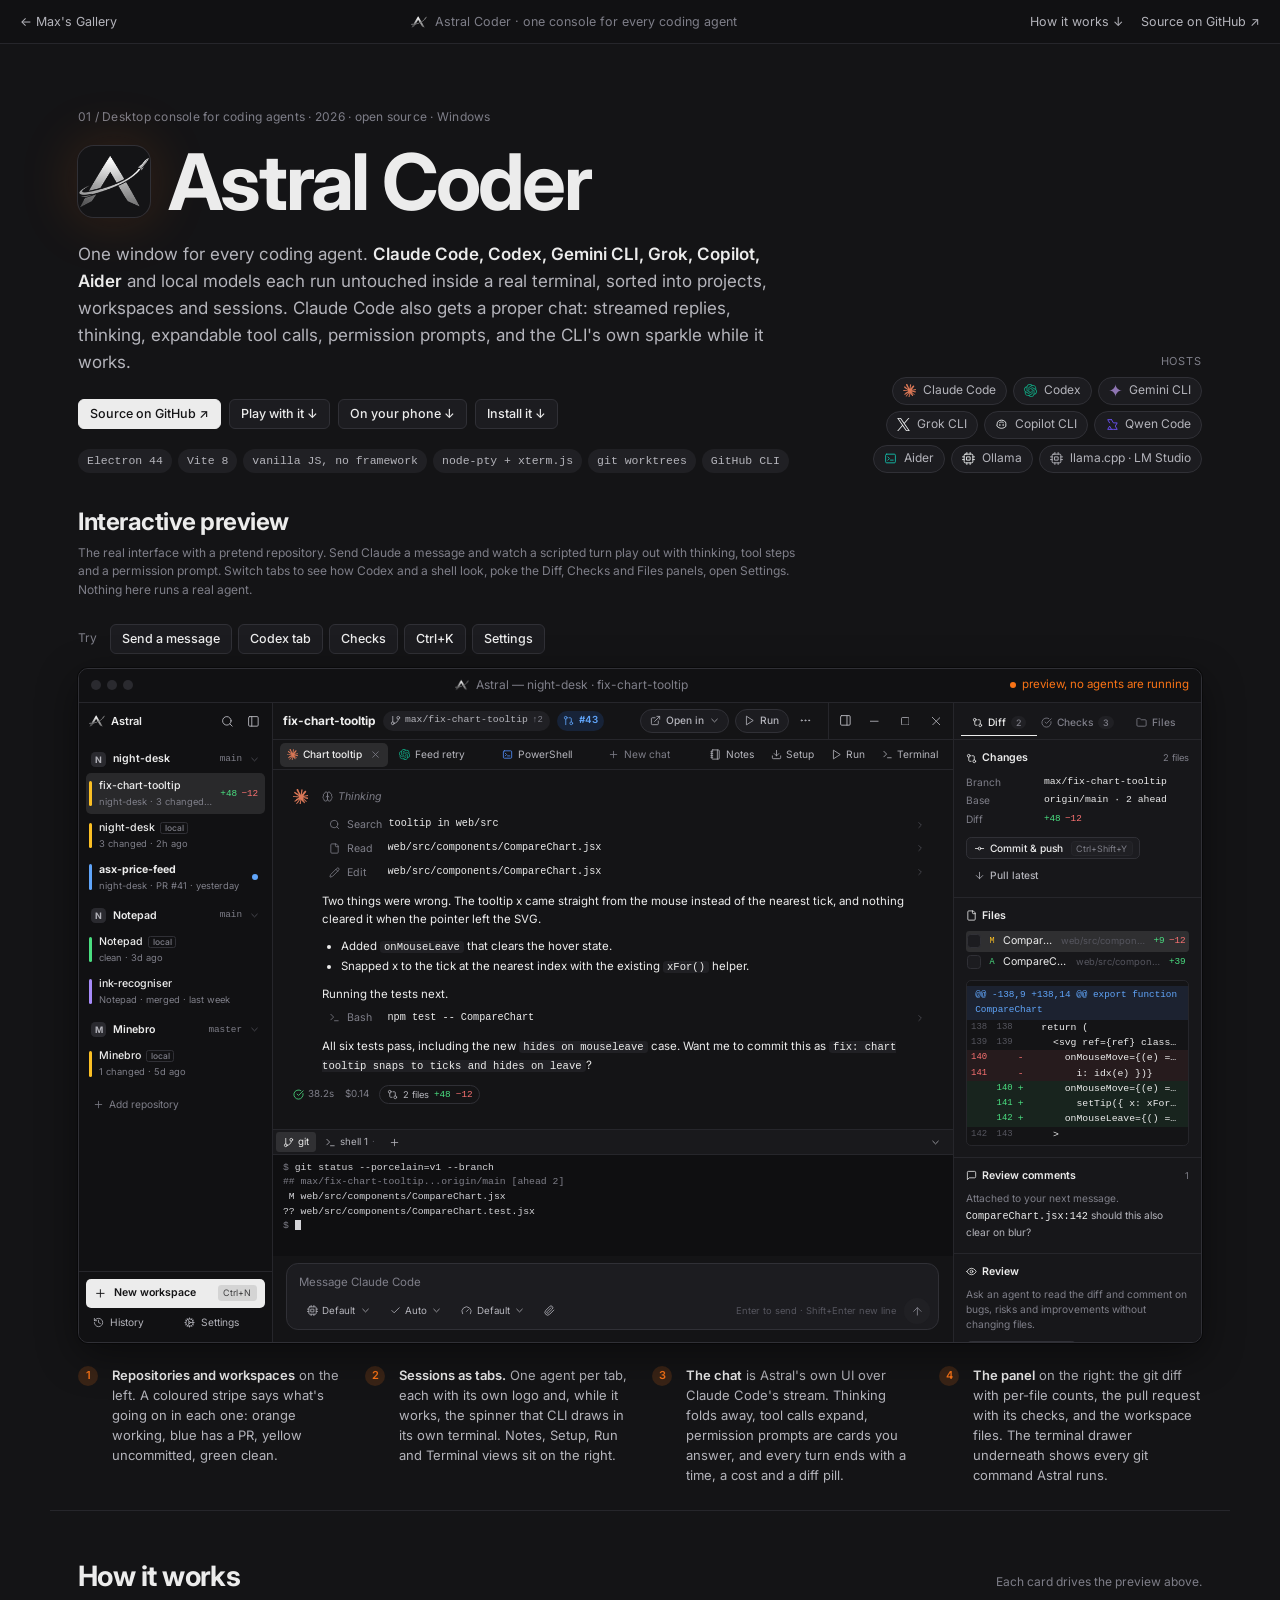
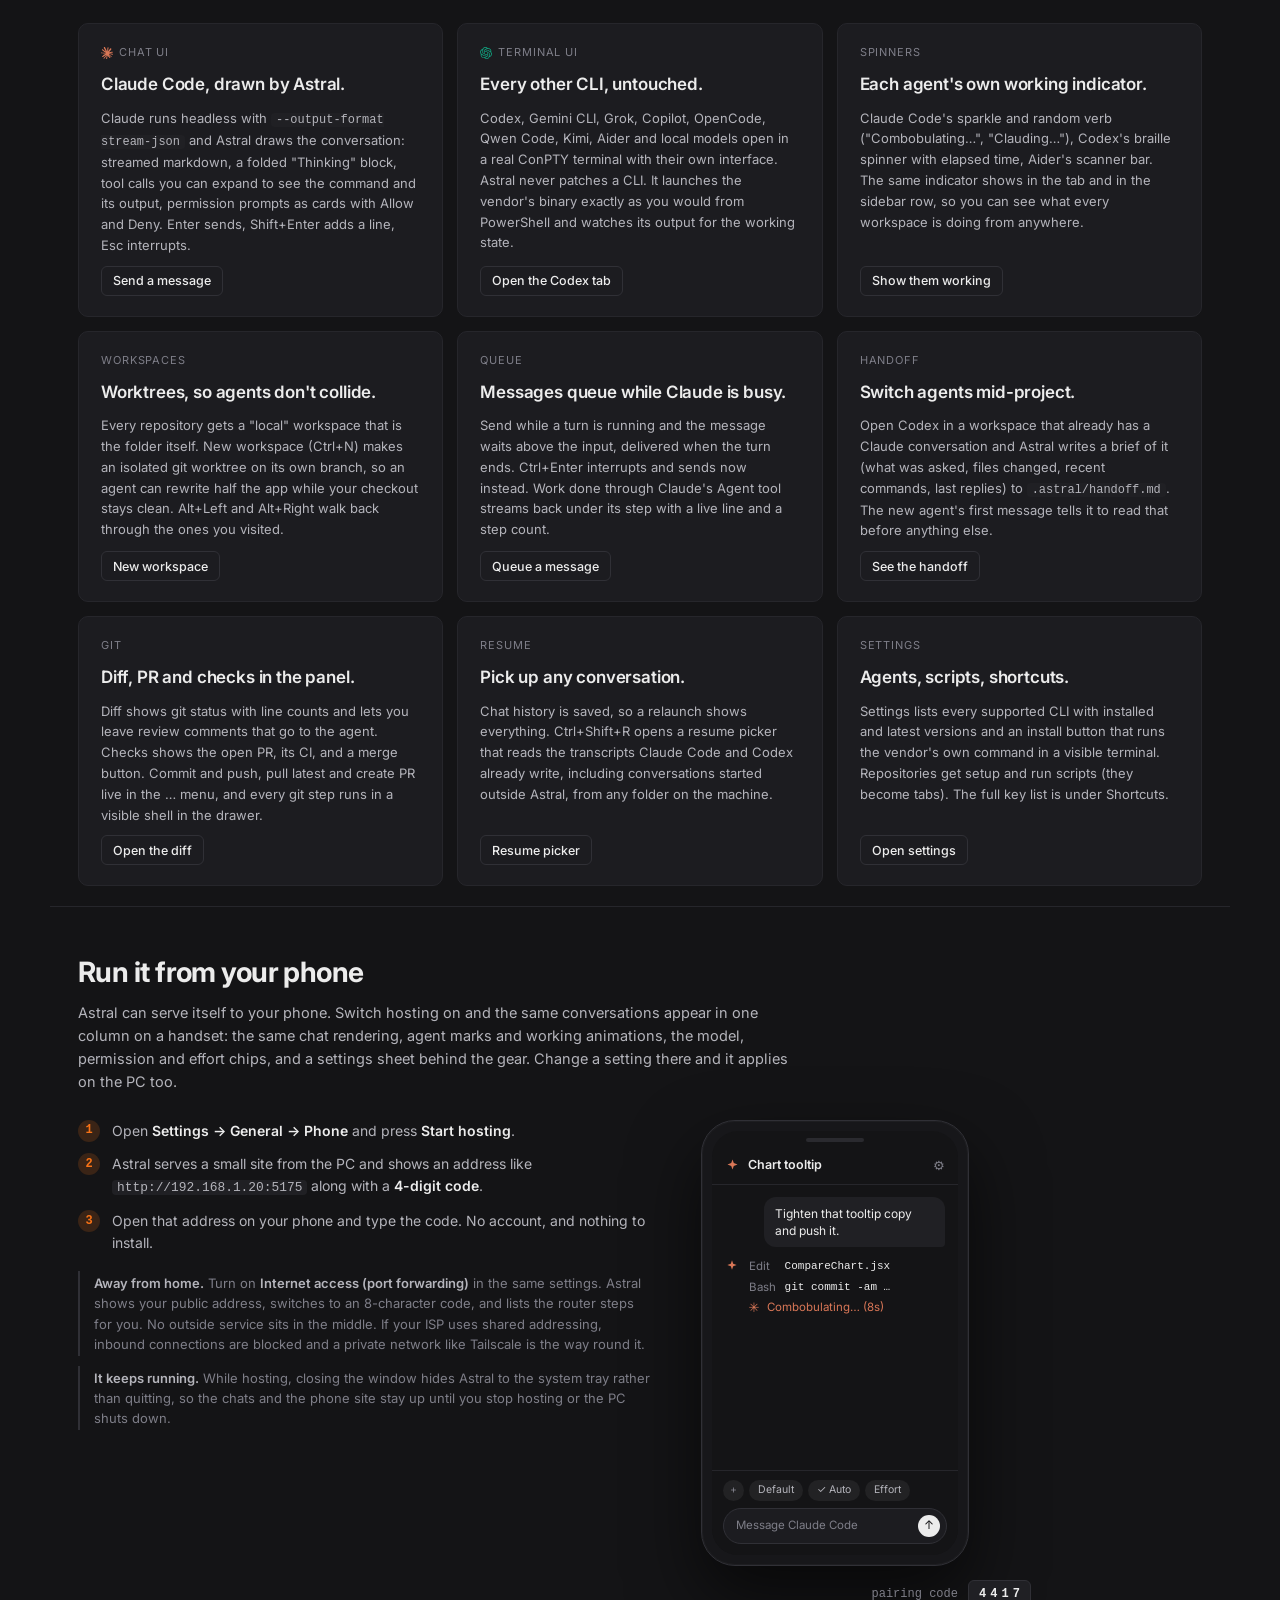
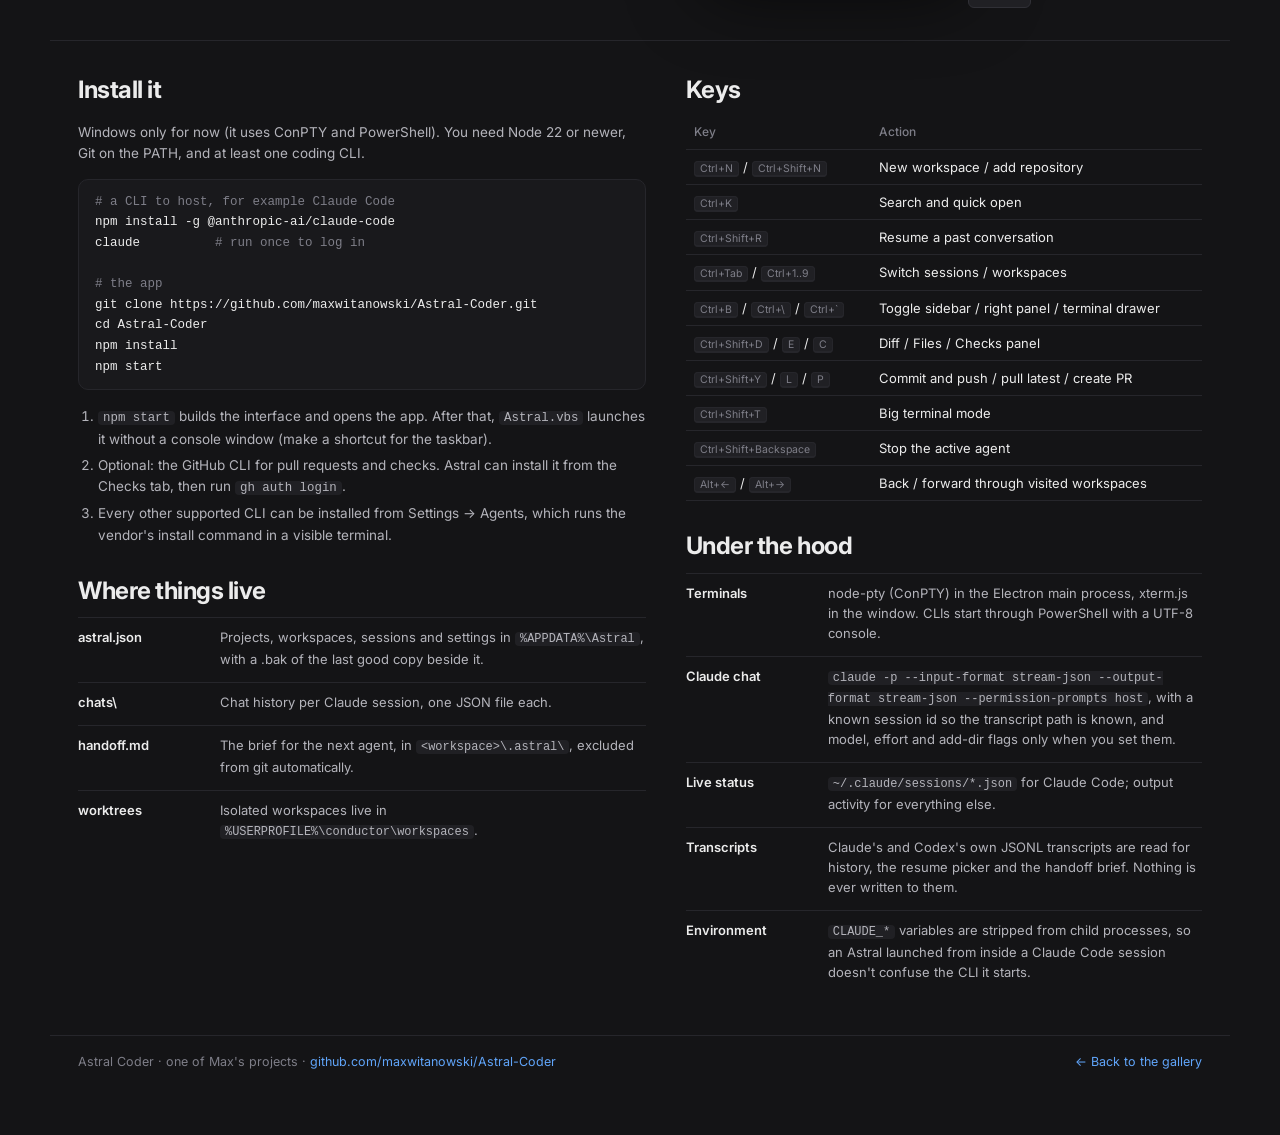
<file: projects/astral-coder.html>
<!DOCTYPE html>
<html lang="en" data-theme="dark">
<head>
  <meta charset="UTF-8" />
  <meta name="viewport" content="width=device-width, initial-scale=1.0" />
  <title>Astral Coder · Max's Gallery</title>
  <meta name="description" content="Astral Coder: one desktop console for every coding agent. Claude Code, Codex, Gemini CLI and local models in projects, workspaces and sessions, with a native chat for Claude. Interactive preview." />
  <link rel="preconnect" href="https://fonts.googleapis.com" />
  <link rel="preconnect" href="https://fonts.gstatic.com" crossorigin />
  <link href="https://fonts.googleapis.com/css2?family=Inter:wght@400;500;600;700&display=swap" rel="stylesheet" />
  <style>
    /* ── Astral · dark theme, ported from the app's styles.css ──
       Near-black surfaces, one accent (orange) for "working", agent colours
       from the registry, system sans at 13px, Cascadia for anything typed. */
    :root {
      --bg: #141416; --bg-2: #19191c; --bg-3: #202024; --bg-4: #2a2a2f; --sidebar: #111113; --panel: #17171a; --card: #1c1c20;
      --fg: #ececec; --fg-2: #b4b4bb; --fg-3: #7e7e88; --fg-4: #55555e; --border: #26262b; --border-2: #303036; --ring: #3d3d45;
      --primary: #ececec; --primary-fg: #141416; --accent: #f97316; --accent-bg: #3a2416; --ok: #4ade80; --ok-bg: #12301e; --warn: #fbbf24; --warn-bg: #3a2c10;
      --bad: #f87171; --bad-bg: #3b1a1a; --info: #60a5fa; --info-bg: #172338; --purple: #a78bfa; --diff-add-fg: #4ade80; --diff-del-fg: #f87171;
      --diff-add-bg: rgba(74,222,128,.08); --diff-del-bg: rgba(248,113,113,.08); --diff-hunk: #1c2230;
      --hover: rgba(255,255,255,.06); --selected: rgba(255,255,255,.1); --claude: #d97757; --codex: #10a37f; --gemini: #8e75b2; --shell: #5391fe;
      --sans: Inter, "Segoe UI Variable Text", "Segoe UI", system-ui, sans-serif; --mono: "Cascadia Mono", "Cascadia Code", Consolas, ui-monospace, monospace;
      --radius: 6px; --radius-lg: 10px; --sidebar-w: 228px; --panel-w: 292px; --drawer-h: 150px; --shadow: 0 12px 40px rgba(0,0,0,.45);
    }
    * { box-sizing: border-box; }
    html { background: var(--bg); }
    body { margin: 0; background: var(--bg); color: var(--fg); font: 14px/1.55 var(--sans); -webkit-font-smoothing: antialiased; text-rendering: optimizeLegibility; }
    button { font: inherit; color: inherit; background: none; border: 0; padding: 0; cursor: pointer; border-radius: var(--radius); }
    button:disabled { cursor: default; opacity: .5; }
    input, textarea, select { font: inherit; color: inherit; }
    svg { display: block; }
    a { color: var(--info); text-decoration: none; } a:hover { text-decoration: underline; }
    code { font-family: var(--mono); font-size: .92em; background: var(--bg-3); border-radius: 4px; padding: 0 5px; overflow-wrap: anywhere; }
    kbd { font: 10.5px var(--sans); color: var(--fg-3); background: var(--bg-3); border: 1px solid var(--border); border-bottom-width: 2px; border-radius: 4px; padding: 0 5px; line-height: 16px; white-space: nowrap; }
    ::selection { background: rgba(249,115,22,.35); }
    * { scrollbar-width: thin; scrollbar-color: var(--border-2) transparent; }
    *::-webkit-scrollbar { width: 10px; height: 10px; } *::-webkit-scrollbar-thumb { background: var(--border-2); border-radius: 6px; border: 3px solid transparent; background-clip: padding-box; } *::-webkit-scrollbar-track { background: transparent; }
    .i { width: 15px; height: 15px; flex: none; } .i-sm { width: 13px; height: 13px; flex: none; }
    .ag { display: inline-grid; place-items: center; color: var(--ag-color, var(--fg-2)); } .ag svg { width: 100%; height: 100%; }
    .hint { color: var(--fg-3); font-size: 12px; }
    .stats { display: inline-flex; gap: 5px; font-family: var(--mono); font-size: 11px; white-space: nowrap; } .stats .a { color: var(--diff-add-fg); } .stats .d { color: var(--diff-del-fg); }
    @keyframes breathe { 0%, 100% { opacity: .3; transform: scale(.85); } 50% { opacity: 1; transform: scale(1.1); } }
    @keyframes pop { from { opacity: 0; transform: translateY(4px) scale(.985); } to { opacity: 1; transform: none; } }
    @keyframes fade { from { opacity: 0; } to { opacity: 1; } }
    @keyframes toast-in { from { opacity: 0; transform: translateX(-50%) translateY(10px); } to { opacity: 1; transform: translateX(-50%) translateY(0); } }
    @keyframes rise { from { opacity: 0; transform: translateY(8px); } to { opacity: 1; transform: none; } }
    @keyframes blink { 50% { opacity: 0; } }
    @keyframes glow { 0%, 100% { opacity: .55; } 50% { opacity: 1; } }

    /* ── shared controls (same as the app) ── */
    .btn { height: 30px; padding: 0 11px; display: inline-flex; align-items: center; gap: 6px; border-radius: var(--radius); border: 1px solid var(--border-2); background: var(--card); color: var(--fg); font-size: 12.5px; font-weight: 500; white-space: nowrap; text-decoration: none; }
    .btn:hover { background: var(--bg-3); text-decoration: none; }
    .btn.primary { background: var(--primary); color: var(--primary-fg); border-color: var(--primary); } .btn.primary:hover { filter: brightness(1.15); }
    .btn.ghost { border-color: transparent; background: transparent; color: var(--fg-2); } .btn.ghost:hover { background: var(--hover); color: var(--fg); }
    .btn.lg { height: 36px; padding: 0 16px; font-size: 13.5px; } .btn.sm { height: 26px; padding: 0 8px; font-size: 12px; } .btn kbd { margin-left: 4px; }
    .btn .ag { width: 14px; height: 14px; }
    .icon-btn { width: 28px; height: 28px; display: grid; place-items: center; color: var(--fg-2); border-radius: var(--radius); } .icon-btn:hover { background: var(--hover); color: var(--fg); } .icon-btn.is-on { background: var(--selected); color: var(--fg); }
    .pill-btn { height: 28px; display: inline-flex; align-items: center; gap: 6px; padding: 0 10px; border-radius: 999px; border: 1px solid var(--border-2); color: var(--fg-2); font-size: 12px; font-weight: 500; white-space: nowrap; background: var(--card); }
    .pill-btn:hover { background: var(--bg-3); color: var(--fg); } .pill-btn.primary { background: var(--primary); color: var(--primary-fg); border-color: var(--primary); } .pill-btn.is-live { background: var(--bad-bg); color: var(--bad); border-color: transparent; }
    .chip-btn { height: 24px; display: inline-flex; align-items: center; gap: 5px; padding: 0 8px; border-radius: 999px; color: var(--fg-2); font-size: 11.5px; border: 1px solid transparent; }
    .chip-btn:hover { background: var(--hover); color: var(--fg); } .chip-btn.is-plan { background: var(--info-bg); color: var(--info); } .chip-btn.is-set { color: var(--fg); }
    .run { display: inline-flex; gap: 3px; align-items: center; height: 14px; flex: none; } .run i { width: 4px; height: 4px; border-radius: 50%; background: currentColor; opacity: .35; animation: breathe 1.2s ease-in-out infinite; } .run i:nth-child(2) { animation-delay: .2s; } .run i:nth-child(3) { animation-delay: .4s; }
    .wk { display: inline-flex; align-items: center; gap: 6px; min-width: 0; color: var(--ag-color, var(--accent)); }
    .wk .sp { display: inline-block; min-width: 1em; text-align: center; font-size: 13px; line-height: 1; flex: none; } .wk.glyph .sp { width: 14px; }
    .wk .ph { color: inherit; overflow: hidden; text-overflow: ellipsis; white-space: nowrap; } .wk .el { color: var(--fg-3); white-space: nowrap; }
    .wk .sp.mono { font-family: var(--mono); font-size: 10px; letter-spacing: -1px; min-width: 0; }

    /* ── gallery chrome around the preview ── */
    .gbar { display: flex; align-items: center; justify-content: space-between; gap: 16px; flex-wrap: wrap; height: 44px; padding: 0 20px; border-bottom: 1px solid var(--border); font-size: 12.5px; color: var(--fg-3); background: var(--sidebar); position: sticky; top: 0; z-index: 20; }
    .gbar a { color: var(--fg-2); } .gbar a:hover { color: var(--fg); text-decoration: none; } .gbar .links { display: inline-flex; gap: 18px; } .gbar .cap { display: inline-flex; align-items: center; gap: 8px; } .gbar .cap img { width: 16px; height: 16px; }
    .phero { max-width: 1180px; margin: 0 auto; padding: 64px 28px 30px; display: grid; grid-template-columns: minmax(0, 1fr) auto; gap: 32px; align-items: end; }
    .eyebrow { font-size: 12px; color: var(--fg-3); margin: 0 0 16px; letter-spacing: .02em; }
    .phero h1 { display: flex; align-items: center; gap: 18px; font-size: clamp(44px, 6.4vw, 78px); font-weight: 700; letter-spacing: -.035em; line-height: 1; margin: 0 0 20px; }
    .phero h1 img { width: .92em; height: .92em; border-radius: 22%; box-shadow: 0 0 0 1px var(--border-2), 0 0 60px rgba(249,115,22,.18); }
    .phero-lead { font-size: 17px; line-height: 1.6; color: var(--fg-2); max-width: 700px; margin: 0 0 22px; } .phero-lead b { color: var(--fg); font-weight: 600; }
    .phero-actions { display: flex; gap: 8px; flex-wrap: wrap; margin-bottom: 20px; } .phero-actions a { text-decoration: none; }
    .phero-meta { display: flex; flex-wrap: wrap; gap: 6px; } .phero-meta span { height: 24px; display: inline-flex; align-items: center; gap: 6px; padding: 0 9px; border-radius: 999px; background: var(--bg-3); color: var(--fg-2); font-size: 11.5px; font-family: var(--mono); }
    .agents { display: grid; gap: 6px; justify-items: end; align-self: end; }
    .agents .lbl { font-size: 11px; color: var(--fg-3); text-transform: uppercase; letter-spacing: .08em; }
    .agents .row { display: flex; flex-wrap: wrap; gap: 6px; justify-content: flex-end; max-width: 380px; }
    .agents .row > span { height: 28px; display: inline-flex; align-items: center; gap: 7px; padding: 0 10px; border-radius: 999px; border: 1px solid var(--border-2); background: var(--card); font-size: 12px; color: var(--fg-2); } .agents .row .ag { width: 13px; height: 13px; }
    .preview { max-width: 1180px; margin: 0 auto; padding: 0 28px 24px; }
    .preview-head { display: flex; justify-content: space-between; align-items: flex-end; gap: 24px; flex-wrap: wrap; margin-bottom: 14px; }
    .preview-head h2 { font-size: 24px; font-weight: 700; letter-spacing: -.02em; margin: 0 0 4px; } .preview-head p { margin: 0; max-width: 720px; }
    .tour { display: flex; align-items: center; gap: 6px; flex-wrap: wrap; } .tour .eyebrow { margin: 0 6px 0 0; }
    .window { border: 1px solid var(--border-2); border-radius: 10px; background: var(--bg); overflow: hidden; box-shadow: var(--shadow), 0 0 0 1px rgba(0,0,0,.4); position: relative; isolation: isolate; }
    .titlebar { height: 34px; display: flex; align-items: center; gap: 12px; padding: 0 12px; border-bottom: 1px solid var(--border); background: var(--sidebar); font-size: 12px; color: var(--fg-3); }
    .titlebar .dots { display: inline-flex; gap: 6px; } .titlebar .dots i { width: 10px; height: 10px; border-radius: 50%; background: var(--bg-4); }
    .titlebar .cap { flex: 1; text-align: center; display: inline-flex; align-items: center; justify-content: center; gap: 7px; } .titlebar .cap img { width: 14px; height: 14px; }
    .titlebar .sim { display: inline-flex; align-items: center; gap: 6px; color: var(--accent); font-size: 11.5px; } .titlebar .sim i { width: 6px; height: 6px; border-radius: 50%; background: var(--accent); animation: glow 1.6s ease-in-out infinite; }
    .viewport { height: 752px; zoom: .85; position: relative; overflow: hidden; transform: translateZ(0); user-select: none; font-size: 13px; line-height: 1.5; }
    .callouts { list-style: none; padding: 0; display: grid; grid-template-columns: repeat(4, minmax(0, 1fr)); gap: 16px 24px; margin: 22px 0 0; }
    .callouts li { display: grid; grid-template-columns: 26px minmax(0, 1fr); gap: 8px; font-size: 13px; color: var(--fg-2); line-height: 1.55; }
    .callouts li b { width: 20px; height: 20px; border-radius: 50%; background: var(--accent-bg); color: var(--accent); font-size: 11px; font-weight: 600; display: grid; place-items: center; margin-top: 1px; } .callouts strong { color: var(--fg); font-weight: 600; }
    .how { max-width: 1180px; margin: 0 auto; padding: 44px 28px 20px; border-top: 1px solid var(--border); }
    .how-head { display: flex; justify-content: space-between; align-items: baseline; gap: 24px; flex-wrap: wrap; margin-bottom: 20px; } .how-head h2 { font-size: 28px; font-weight: 700; letter-spacing: -.02em; margin: 0; }
    .feat-grid { display: grid; grid-template-columns: repeat(auto-fill, minmax(min(300px, 100%), 1fr)); gap: 14px; }
    .feat { background: var(--card); border: 1px solid var(--border); border-radius: var(--radius-lg); padding: 20px 22px; display: flex; flex-direction: column; gap: 10px; transition: border-color .15s; } .feat:hover { border-color: var(--ring); }
    .feat .tag { display: inline-flex; align-items: center; gap: 6px; font-size: 11px; color: var(--fg-3); text-transform: uppercase; letter-spacing: .08em; } .feat .tag .ag { width: 12px; height: 12px; }
    .feat h3 { font-size: 17px; font-weight: 600; letter-spacing: -.01em; margin: 0; }
    .feat p { font-size: 13px; line-height: 1.6; color: var(--fg-2); margin: 0; flex: 1; } .feat .btn { align-self: flex-start; }
    .install { max-width: 1180px; margin: 0 auto; padding: 30px 28px 40px; display: grid; grid-template-columns: minmax(0, 1.1fr) minmax(0, 1fr); gap: 40px; border-top: 1px solid var(--border); }
    .install h2 { font-size: 24px; font-weight: 700; letter-spacing: -.02em; margin: 0 0 8px; }
    .install p { color: var(--fg-2); font-size: 13.5px; line-height: 1.6; max-width: 560px; }
    .install pre { background: var(--bg-2); border: 1px solid var(--border); border-radius: var(--radius-lg); padding: 12px 16px; font: 12.5px/1.65 var(--mono); overflow-x: auto; margin: 10px 0 16px; color: var(--fg); } .install pre .c { color: var(--fg-3); } .install pre .p { color: var(--ok); }
    .install ol { padding-left: 20px; color: var(--fg-2); font-size: 13.5px; line-height: 1.6; } .install li { margin: 4px 0; }
    .install table { width: 100%; border-collapse: collapse; font-size: 13px; } .install th, .install td { text-align: left; padding: 7px 8px; border-bottom: 1px solid var(--border); vertical-align: top; } .install th { color: var(--fg-3); font-weight: 500; font-size: 12px; } .install td:first-child { white-space: nowrap; }
    .install ul.spec { list-style: none; padding: 0; margin: 0; } .install ul.spec li { display: grid; grid-template-columns: 130px minmax(0, 1fr); gap: 12px; padding: 9px 0; border-top: 1px solid var(--border); font-size: 13px; color: var(--fg-2); line-height: 1.55; } .install ul.spec b { color: var(--fg); font-weight: 600; }
    .foot { max-width: 1180px; margin: 0 auto; padding: 16px 28px 40px; display: flex; justify-content: space-between; gap: 16px; flex-wrap: wrap; font-size: 12.5px; color: var(--fg-3); border-top: 1px solid var(--border); }

    /* ── phone section ── */
    .phone { max-width: 1180px; margin: 0 auto; padding: 44px 28px 20px; border-top: 1px solid var(--border); }
    .phone-grid { display: grid; grid-template-columns: minmax(0, 1.15fr) minmax(0, 1fr); gap: 46px; align-items: start; margin-top: 26px; }
    .phone h2 { font-size: 28px; font-weight: 700; letter-spacing: -.02em; margin: 0 0 6px; }
    .phone .lead2 { margin: 0; color: var(--fg-2); font-size: 14.5px; line-height: 1.6; max-width: 720px; }
    .steps2 { list-style: none; margin: 0; padding: 0; counter-reset: p; display: grid; gap: 12px; }
    .steps2 li { counter-increment: p; position: relative; padding-left: 34px; font-size: 14px; line-height: 1.55; color: var(--fg-2); }
    .steps2 li::before {
      content: counter(p); position: absolute; left: 0; top: 0; width: 22px; height: 22px; border-radius: 50%;
      background: var(--accent-bg); color: var(--accent); display: grid; place-items: center;
      font-family: var(--mono); font-size: 12px; font-weight: 600;
    }
    .steps2 b { color: var(--fg); font-weight: 600; }
    .note2 { margin-top: 18px; display: grid; gap: 10px; }
    .note2 div { border-left: 2px solid var(--border-2); padding: 2px 0 2px 14px; font-size: 13px; color: var(--fg-3); line-height: 1.55; }
    .note2 b { color: var(--fg-2); font-weight: 600; }

    /* the handset: Astral's own chat, one column */
    .handset {
      justify-self: center; width: 268px; border-radius: 34px; padding: 10px;
      background: #17171a; border: 1px solid var(--border-2);
      box-shadow: 0 30px 70px rgba(0,0,0,.6), inset 0 0 0 1px rgba(255,255,255,.03);
    }
    .screen { background: var(--bg); border-radius: 26px; overflow: hidden; display: grid; grid-template-rows: auto minmax(0, 1fr) auto; height: 424px; }
    .notch { height: 18px; display: grid; place-items: center; }
    .notch i { width: 58px; height: 4px; border-radius: 999px; background: #2a2a2f; display: block; }
    .ph-top { display: flex; align-items: center; gap: 8px; padding: 6px 13px 9px; border-bottom: 1px solid var(--border); }
    .ph-top .ag { width: 15px; height: 15px; color: var(--claude); }
    .ph-top .t { flex: 1; min-width: 0; font-size: 12.5px; font-weight: 600; overflow: hidden; text-overflow: ellipsis; white-space: nowrap; }
    .ph-top .gear { color: var(--fg-3); font-size: 13px; }
    .ph-body { padding: 12px 13px; overflow: hidden; display: grid; gap: 9px; align-content: start; }
    .ph-user { justify-self: end; max-width: 82%; background: var(--bg-3); border-radius: 12px 12px 4px 12px; padding: 8px 11px; font-size: 12px; line-height: 1.45; }
    .ph-ai { display: grid; grid-template-columns: 16px minmax(0, 1fr); gap: 8px; font-size: 12px; line-height: 1.45; color: var(--fg-2); }
    .ph-ai .ag { width: 14px; height: 14px; color: var(--claude); margin-top: 2px; }
    .ph-step { display: flex; align-items: center; gap: 6px; font-size: 11.5px; color: var(--fg-2); padding: 2px 0; }
    .ph-step s { text-decoration: none; color: var(--fg-3); min-width: 30px; }
    .ph-step b { font-family: var(--mono); font-weight: 400; font-size: 11px; color: var(--fg); overflow: hidden; text-overflow: ellipsis; white-space: nowrap; }
    .ph-work { display: flex; align-items: center; gap: 7px; font-size: 11.5px; color: var(--claude); }
    .ph-work i { font-style: normal; font-size: 13px; }
    .ph-foot { border-top: 1px solid var(--border); padding: 9px 11px 11px; display: grid; gap: 7px; background: var(--bg); }
    .ph-chips { display: flex; gap: 5px; align-items: center; }
    .ph-chips span { height: 21px; display: inline-flex; align-items: center; padding: 0 8px; border-radius: 999px; font-size: 10.5px; color: var(--fg-2); border: 1px solid transparent; background: var(--hover); white-space: nowrap; }
    .ph-chips .plus { width: 21px; padding: 0; justify-content: center; color: var(--fg-3); }
    .ph-bar { display: flex; align-items: center; gap: 8px; border: 1px solid var(--border-2); border-radius: 999px; padding: 6px 6px 6px 12px; background: var(--card); }
    .ph-bar span { flex: 1; min-width: 0; color: var(--fg-3); font-size: 11.5px; }
    .ph-bar i { width: 22px; height: 22px; border-radius: 50%; background: var(--primary); color: var(--primary-fg); display: grid; place-items: center; font-style: normal; font-size: 12px; flex: none; }
    .pair { margin-top: 14px; display: flex; align-items: center; justify-content: center; gap: 10px; font-family: var(--mono); font-size: 12px; color: var(--fg-3); }
    .pair b { color: var(--fg); letter-spacing: .34em; background: var(--bg-3); border: 1px solid var(--border-2); border-radius: 6px; padding: 4px 6px 4px 10px; }

    /* ── the app shell (inside the frame) ── */
    #app { position: absolute; inset: 0; display: grid; grid-template-columns: var(--sidebar-w) minmax(0, 1fr) var(--panel-w); transition: grid-template-columns .18s cubic-bezier(.2,.8,.2,1); background: var(--bg); }
    #app.side-closed { grid-template-columns: 0px minmax(0, 1fr) var(--panel-w); } #app.panel-closed { grid-template-columns: var(--sidebar-w) minmax(0, 1fr) 0px; } #app.side-closed.panel-closed { grid-template-columns: 0px minmax(0, 1fr) 0px; }
    #app.side-closed .sidebar, #app.panel-closed .panel { visibility: hidden; }
    .sidebar { background: var(--sidebar); border-right: 1px solid var(--border); display: grid; grid-template-rows: 44px minmax(0, 1fr) auto; min-width: 0; overflow: hidden; }
    .side-top { display: flex; align-items: center; gap: 2px; padding: 0 8px 0 12px; }
    .side-top .logo { display: inline-flex; align-items: center; gap: 7px; font-weight: 600; font-size: 13px; color: var(--fg); flex: 1; } .side-top .logo .mark { width: 19px; height: 19px; display: block; }
    .side-scroll { overflow-y: auto; padding: 2px 8px 8px; }
    .repo { margin-top: 6px; }
    .repo-row { width: 100%; height: 30px; display: flex; align-items: center; gap: 8px; padding: 0 6px; border-radius: var(--radius); color: var(--fg); font-weight: 600; font-size: 12.5px; } .repo-row:hover { background: var(--hover); }
    .avatar { width: 18px; height: 18px; border-radius: 5px; background: var(--bg-4); color: var(--fg-2); font-size: 10.5px; font-weight: 700; display: grid; place-items: center; flex: none; }
    .repo-row .name { flex: 1; min-width: 0; overflow: hidden; text-overflow: ellipsis; white-space: nowrap; text-align: left; } .repo-row .base { font-weight: 400; color: var(--fg-3); font-size: 11px; font-family: var(--mono); } .repo-row .chev { color: var(--fg-4); }
    .ws-row { width: 100%; display: grid; grid-template-columns: 3px minmax(0, 1fr) auto; gap: 9px; align-items: center; padding: 6px 8px 6px 4px; border-radius: var(--radius); text-align: left; margin: 1px 0; position: relative; }
    .ws-row:hover { background: var(--hover); } .ws-row.is-active { background: var(--selected); }
    .ws-row .stripe { width: 3px; height: 30px; border-radius: 2px; background: var(--border-2); }
    .ws-row .stripe.dirty { background: var(--warn); } .ws-row .stripe.pr { background: var(--info); } .ws-row .stripe.merged { background: var(--purple); } .ws-row .stripe.working { background: var(--accent); } .ws-row .stripe.clean { background: var(--ok); }
    .ws-row .lines { display: grid; gap: 1px; min-width: 0; }
    .ws-row .t { font-size: 12.5px; font-weight: 500; color: var(--fg); overflow: hidden; text-overflow: ellipsis; white-space: nowrap; } .ws-row.unread .t { font-weight: 700; }
    .ws-row .t .local { margin-left: 6px; font-size: 10px; font-weight: 500; color: var(--fg-3); border: 1px solid var(--border-2); border-radius: 3px; padding: 0 4px; }
    .ws-row .s { font-size: 11px; color: var(--fg-3); overflow: hidden; text-overflow: ellipsis; white-space: nowrap; } .ws-row .s .wk { display: inline; gap: 0; } .ws-row .s .wk .ph { color: var(--ag-color, var(--accent)); } .ws-row .s .wk .el { margin-left: 4px; }
    .ws-row .right { display: flex; align-items: center; gap: 6px; color: var(--accent); } .ws-row .right .wk.glyph .sp { font-size: 12px; } .ws-row .right .ag { width: 13px; height: 13px; }
    .dot-unread { width: 7px; height: 7px; border-radius: 50%; background: var(--info); }
    .add-repo-row { width: 100%; height: 28px; display: flex; align-items: center; gap: 6px; padding: 0 8px; color: var(--fg-3); font-size: 12px; margin-top: 10px; border-radius: var(--radius); } .add-repo-row:hover { background: var(--hover); color: var(--fg); }
    .side-foot { border-top: 1px solid var(--border); padding: 8px; display: grid; gap: 4px; }
    .btn-new { height: 34px; display: flex; align-items: center; gap: 8px; padding: 0 10px; border-radius: var(--radius); background: var(--primary); color: var(--primary-fg); font-weight: 600; font-size: 12.5px; } .btn-new:hover { filter: brightness(1.15); }
    .btn-new kbd { margin-left: auto; background: rgba(0,0,0,.12); border-color: transparent; color: inherit; opacity: .8; }
    .side-links { display: grid; grid-template-columns: minmax(0, 1fr) minmax(0, 1fr); gap: 4px; }
    .nav-row { height: 28px; display: flex; align-items: center; gap: 7px; padding: 0 8px; border-radius: var(--radius); color: var(--fg-2); font-size: 12px; } .nav-row:hover { background: var(--hover); color: var(--fg); } .nav-row.is-active { background: var(--selected); color: var(--fg); }
    .main { display: grid; grid-template-rows: 44px 36px minmax(0, 1fr) auto auto; grid-template-columns: minmax(0, 1fr); min-width: 0; min-height: 0; background: var(--bg); position: relative; overflow: hidden; }
    .topbar { height: 44px; display: flex; align-items: center; gap: 8px; padding: 0 0 0 12px; border-bottom: 1px solid var(--border); min-width: 0; }
    .ws-title { display: flex; align-items: center; gap: 8px; min-width: 0; flex: 1 1 0; overflow: hidden; } .ws-title .name { font-weight: 700; font-size: 14px; white-space: nowrap; overflow: hidden; text-overflow: ellipsis; min-width: 60px; }
    .chip { height: 24px; display: inline-flex; align-items: center; gap: 5px; padding: 0 8px; border-radius: 999px; background: var(--bg-3); color: var(--fg-2); font-size: 11.5px; font-family: var(--mono); max-width: 170px; min-width: 0; flex: 0 1 auto; white-space: nowrap; } .chip span { overflow: hidden; text-overflow: ellipsis; white-space: nowrap; min-width: 0; } .chip:hover { background: var(--bg-4); color: var(--fg); } .chip .ab { color: var(--fg-3); font-size: 10.5px; }
    .chip span { overflow: hidden; text-overflow: ellipsis; white-space: nowrap; } .chip.branch { max-width: 210px; }
    .chip.pr { font-family: var(--sans); font-weight: 600; background: var(--info-bg); color: var(--info); }
    .topbar .actions { display: flex; align-items: center; gap: 6px; padding-right: 4px; flex: none; }
    .topbar .tools { display: flex; align-items: center; gap: 2px; padding: 0 2px 0 6px; flex: none; border-left: 1px solid var(--border); height: 100%; }
    .winctl { display: flex; height: 100%; } .winctl button { width: 36px; height: 44px; display: grid; place-items: center; color: var(--fg-2); border-radius: 0; } .winctl button svg { width: 10px; height: 10px; } .winctl button:hover { background: var(--hover); color: var(--fg); } .winctl button.close:hover { background: #e81123; color: #fff; }
    .tabs-row { height: 36px; display: flex; align-items: center; gap: 4px; padding: 0 8px; border-bottom: 1px solid var(--border); min-width: 0; background: var(--bg); } .tabs-row .tabs { display: flex; align-items: center; gap: 4px; flex: 1; min-width: 0; overflow: hidden; }
    .tab { height: 28px; display: inline-flex; align-items: center; gap: 6px; padding: 0 6px 0 9px; border-radius: var(--radius); color: var(--fg-2); font-size: 12px; max-width: 220px; min-width: 0; position: relative; flex: 0 1 auto; }
    .tab:hover { background: var(--hover); color: var(--fg); } .tab.is-active { background: var(--selected); color: var(--fg); font-weight: 500; }
    .tab .ag { width: 13px; height: 13px; } .tab .wk.glyph .sp { font-size: 12px; } .tab .t { overflow: hidden; text-overflow: ellipsis; white-space: nowrap; }
    .tab .close { width: 18px; height: 18px; display: grid; place-items: center; border-radius: 4px; color: var(--fg-3); opacity: 0; } .tab:hover .close, .tab.is-active .close { opacity: 1; } .tab .close:hover { background: var(--bg-4); color: var(--fg); }
    .dot-need { width: 7px; height: 7px; border-radius: 50%; background: var(--accent); }
    .tab-add { height: 28px; display: inline-flex; align-items: center; gap: 5px; padding: 0 9px; border-radius: var(--radius); color: var(--fg-3); font-size: 12px; white-space: nowrap; flex: none; } .tab-add:hover { background: var(--hover); color: var(--fg); }
    .view-tabs { display: flex; align-items: center; gap: 2px; flex: none; }
    .vtab { height: 28px; display: inline-flex; align-items: center; gap: 5px; padding: 0 9px; border-radius: var(--radius); color: var(--fg-2); font-size: 12px; } .vtab:hover { background: var(--hover); color: var(--fg); } .vtab.is-active { background: var(--selected); color: var(--fg); } .vtab .run { color: var(--accent); }
    .content { position: relative; min-height: 0; overflow: hidden; }
    .chat { position: absolute; inset: 0; overflow-y: auto; padding: 18px 0 24px; user-select: text; scroll-behavior: smooth; }
    .chat > * { max-width: 820px; margin-left: auto; margin-right: auto; padding-left: 24px; padding-right: 24px; }
    .msg { display: grid; grid-template-columns: 22px minmax(0, 1fr); gap: 12px; padding-top: 10px; padding-bottom: 10px; font-size: 13.5px; line-height: 1.6; animation: rise .25s ease both; }
    .msg.user { display: block; padding-top: 14px; }
    .msg.user .bubble { background: var(--bg-3); border-radius: 12px 12px 4px 12px; padding: 10px 14px; margin-left: 14%; white-space: pre-wrap; word-break: break-word; color: var(--fg); }
    .msg .who { padding-top: 5px; } .msg.assistant .who .ag { width: 18px; height: 18px; color: var(--claude); }
    .msg.assistant .who .wk.glyph { width: 18px; height: 18px; justify-content: center; color: var(--claude); } .msg.assistant .who .wk.glyph .sp { font-size: 17px; }
    .msg .body { min-width: 0; }
    .working { display: inline-flex; align-items: center; gap: 8px; color: var(--fg-3); font-size: 12.5px; padding: 4px 0; } .working .wk { font-size: 12.5px; } .working .wk .sp { font-size: 15px; }
    .md p { margin: 0 0 10px; word-break: break-word; } .md > *:last-child { margin-bottom: 0; } .md code { color: var(--fg); }
    .md pre { margin: 8px 0 12px; padding: 10px 14px; background: var(--bg-2); border: 1px solid var(--border); border-radius: var(--radius-lg); overflow-x: auto; font: 12px/1.55 var(--mono); position: relative; } .md pre code { background: none; padding: 0; font-size: inherit; }
    .md pre[data-lang]::before { content: attr(data-lang); position: absolute; top: 6px; right: 10px; font: 10px var(--sans); color: var(--fg-4); text-transform: uppercase; letter-spacing: .06em; }
    .md ul, .md ol { margin: 0 0 10px; padding-left: 22px; } .md li { margin: 2px 0; } .md strong { font-weight: 600; }
    .md li.task { list-style: none; margin-left: -18px; } .md li.task::before { content: '☐ '; color: var(--fg-3); } .md li.task.done::before { content: '☑ '; color: var(--ok); }
    details.think { margin: 4px 0 8px; font-size: 12.5px; color: var(--fg-3); }
    details.think summary { display: inline-flex; align-items: center; gap: 6px; cursor: pointer; list-style: none; color: var(--fg-3); font-style: italic; } details.think summary::-webkit-details-marker { display: none; }
    details.think div { margin-top: 6px; padding: 8px 12px; border-left: 2px solid var(--border-2); white-space: pre-wrap; font-style: italic; max-height: 260px; overflow: auto; }
    .think summary .wk.glyph { width: 14px; justify-content: center; color: var(--claude); } .think summary .wk.glyph .sp { font-size: 13px; } .think.is-live summary { color: var(--fg-2); }
    .steps { display: grid; gap: 2px; margin: 4px 0 10px; }
    .tool { border-radius: var(--radius); font-size: 12.5px; overflow: hidden; animation: rise .2s ease both; }
    .tool .th { display: flex; align-items: center; gap: 8px; padding: 3px 8px; cursor: pointer; color: var(--fg-2); border-radius: var(--radius); } .tool .th:hover { background: var(--hover); }
    .tool .th .i-sm, .tool .th .run { color: var(--fg-3); } .tool.pending .th .run, .tool.pending .th .i-sm { color: var(--claude); } .tool.pending .th { opacity: .8; }
    .tool .th .verb { color: var(--fg-3); min-width: 40px; } .tool .th .target { flex: 1; min-width: 0; overflow: hidden; text-overflow: ellipsis; white-space: nowrap; color: var(--fg); font-family: var(--mono); font-size: 12px; }
    .tool .th .subn { font-size: 10.5px; color: var(--fg-3); border: 1px solid var(--border); border-radius: 999px; padding: 0 6px; margin-left: 4px; white-space: nowrap; }
    .tool .th .chev { width: 12px; height: 12px; color: var(--fg-4); transition: transform .12s; } .tool.is-open .th .chev { transform: rotate(90deg); }
    .tool .sub-live { font-size: 11.5px; color: var(--fg-3); padding: 0 10px 6px 30px; overflow: hidden; text-overflow: ellipsis; white-space: nowrap; } .tool .sub-live .tg { color: var(--fg-2); font-family: var(--mono); font-size: 11px; }
    .tool .out { display: none; margin: 2px 0 6px 28px; padding: 8px 10px; border: 1px solid var(--border); border-radius: var(--radius); background: var(--bg-2); max-height: 300px; overflow: auto; white-space: pre-wrap; word-break: break-word; color: var(--fg-2); font: 11.5px/1.5 var(--mono); }
    .tool .out .cmd { color: var(--fg); margin-bottom: 6px; } .tool.is-open .out { display: block; }
    .todos-card { border: 1px solid var(--border); border-radius: var(--radius-lg); padding: 8px 12px; margin: 4px 0; background: var(--card); }
    .todos-card .th { display: flex; align-items: center; gap: 6px; font-weight: 600; font-size: 12px; margin-bottom: 4px; } .todos-card .th .n { margin-left: auto; color: var(--fg-3); font-weight: 400; font-size: 11px; }
    .todo { display: flex; align-items: center; gap: 8px; font-size: 12.5px; padding: 2px 0; color: var(--fg-2); } .todo .i-sm { color: var(--fg-4); } .todo.completed { color: var(--fg-3); text-decoration: line-through; } .todo.completed .i-sm { color: var(--ok); } .todo.in_progress { color: var(--fg); } .todo.in_progress .i-sm { color: var(--claude); }
    .turn { display: flex; align-items: center; gap: 12px; padding-top: 2px; padding-bottom: 8px; font-size: 11.5px; color: var(--fg-3); } .turn .t { display: inline-flex; align-items: center; gap: 5px; } .turn .t .i-sm { color: var(--ok); }
    .turn-diff { display: inline-flex; align-items: center; gap: 6px; height: 22px; padding: 0 8px; border-radius: 999px; border: 1px solid var(--border-2); color: var(--fg-2); font-size: 11px; } .turn-diff:hover { background: var(--hover); color: var(--fg); } .turn-diff .a { color: var(--diff-add-fg); font-family: var(--mono); } .turn-diff .d { color: var(--diff-del-fg); font-family: var(--mono); }
    .perm { border: 1px solid var(--warn); background: var(--warn-bg); border-radius: var(--radius-lg); padding: 10px 14px; margin: 8px auto; display: grid; gap: 8px; font-size: 13px; animation: pop .15s both; }
    .perm.ask { border-color: var(--info); background: var(--info-bg); }
    .perm .q { display: flex; align-items: center; gap: 8px; flex-wrap: wrap; } .perm .q .i { color: var(--warn); } .perm.ask .q .i { color: var(--info); }
    .perm .q .what { color: var(--fg-2); font-family: var(--mono); font-size: 12px; } .perm .q .res { margin-left: auto; color: var(--fg-3); font-size: 11.5px; }
    .perm pre { margin: 0; padding: 6px 10px; background: var(--card); border: 1px solid var(--border); border-radius: var(--radius); font: 11.5px/1.5 var(--mono); white-space: pre-wrap; word-break: break-word; }
    .perm .acts { margin-top: 0; } .perm.resolved .acts { display: none; }
    .acts { display: flex; gap: 6px; flex-wrap: wrap; align-items: center; margin-top: 10px; }
    .empty { position: absolute; inset: 0; display: grid; place-items: center; overflow: auto; }
    .hero { max-width: 560px; padding: 24px; text-align: center; display: grid; gap: 14px; justify-items: center; }
    .hero .mark { width: 52px; height: 52px; border-radius: 14px; background: var(--primary); display: grid; place-items: center; overflow: hidden; } .hero .mark img { width: 52px; height: 52px; }
    .hero h1 { margin: 0; font-size: 22px; font-weight: 700; letter-spacing: -.01em; } .hero p { margin: 0; color: var(--fg-2); font-size: 13.5px; line-height: 1.55; }
    .hero.small h1 { font-size: 18px; } .agent-row { display: flex; gap: 6px; flex-wrap: wrap; justify-content: center; } .agent-row .ag { width: 14px; height: 14px; }
    .term-main { position: absolute; inset: 0; background: #0f0f11; padding: 8px 12px; font: 12px/1.5 var(--mono); color: #d4d4d8; white-space: pre-wrap; overflow: auto; user-select: text; }
    .term-main .dim { color: var(--fg-3); } .term-main .pr { color: var(--ok); } .term-main .cx { color: var(--codex); } .term-main .gm { color: var(--gemini); } .term-main .cursor { display: inline-block; width: 7px; height: 13px; background: #d4d4d8; vertical-align: -2px; animation: blink 1s steps(2) infinite; }
    .page { position: absolute; inset: 0; overflow-y: auto; } .page-inner { max-width: 860px; margin: 0 auto; padding: 28px 32px 60px; }
    .page-head { display: grid; gap: 4px; margin-bottom: 16px; } .page-head h2 { margin: 0; font-size: 18px; font-weight: 700; } .page-head .sub { color: var(--fg-3); font-size: 12.5px; }
    .notes { position: absolute; inset: 0; display: grid; grid-template-rows: 40px minmax(0, 1fr); }
    .notes-head { display: flex; align-items: center; gap: 8px; padding: 0 16px; border-bottom: 1px solid var(--border); font-weight: 600; font-size: 12.5px; } .notes-head .grow { flex: 1; }
    .notes textarea { border: 0; outline: 0; resize: none; padding: 18px 24px; background: var(--bg); color: var(--fg); font: 13.5px/1.6 var(--sans); user-select: text; }
    .script-page { max-width: 720px; margin: 0 auto; padding: 32px; display: grid; gap: 12px; } .sp-head { display: flex; align-items: center; gap: 10px; } .sp-head h2 { margin: 0; font-size: 18px; } .script-page .sub { color: var(--fg-2); margin: 0; line-height: 1.6; }
    .cmd-box { display: flex; align-items: center; gap: 8px; padding: 10px 12px; border: 1px solid var(--border); border-radius: var(--radius); background: var(--bg-2); font-family: var(--mono); font-size: 12.5px; user-select: text; } .cmd-box .mark { color: var(--ok); font-weight: 700; } .cmd-box code { background: none; padding: 0; }
    .env-list { margin-top: 12px; display: grid; gap: 3px; font-size: 12px; } .env-list .lbl { font-size: 11px; text-transform: uppercase; letter-spacing: .06em; color: var(--fg-3); margin-bottom: 4px; } .env-list div { display: grid; grid-template-columns: 200px minmax(0, 1fr); gap: 10px; color: var(--fg-2); } .env-list code { color: var(--fg); }
    .drawer { height: var(--drawer-h); border-top: 1px solid var(--border); display: grid; grid-template-rows: 30px minmax(0, 1fr); background: #0f0f11; }
    .drawer-bar { display: flex; align-items: center; gap: 4px; padding: 0 6px 0 4px; background: var(--bg-2); border-bottom: 1px solid var(--border); }
    .dtabs { display: flex; align-items: center; gap: 2px; min-width: 0; overflow: hidden; flex: 1; }
    .dtab { height: 24px; display: inline-flex; align-items: center; gap: 5px; padding: 0 8px; border-radius: 4px; color: var(--fg-2); font-size: 11.5px; cursor: pointer; } .dtab:hover { background: var(--hover); color: var(--fg); } .dtab.is-active { background: var(--selected); color: var(--fg); } .dtab .dead { color: var(--fg-4); } .dtab.add { padding: 0 6px; }
    .drawer-host { position: relative; overflow: auto; padding: 6px 12px; font: 11.5px/1.5 var(--mono); color: #d4d4d8; white-space: pre-wrap; user-select: text; } .drawer-host .dim { color: var(--fg-3); } .drawer-host .ok { color: var(--ok); } .drawer-host .acc { color: var(--accent); } .drawer-host .cursor { display: inline-block; width: 7px; height: 12px; background: #d4d4d8; vertical-align: -2px; animation: blink 1s steps(2) infinite; }
    .composer-wrap { padding: 8px 16px 14px; background: var(--bg); }
    .composer { max-width: 820px; margin: 0 auto; border: 1px solid var(--border-2); border-radius: 14px; background: var(--card); padding: 8px 10px 6px 14px; display: grid; gap: 4px; transition: border-color .12s, box-shadow .12s; }
    .composer:focus-within { border-color: var(--ring); box-shadow: 0 0 0 3px rgba(255,255,255,.04); }
    .composer textarea { width: 100%; resize: none; background: transparent; border: 0; outline: none; color: var(--fg); font-size: 13.5px; line-height: 20px; padding: 4px 0; user-select: text; overflow-y: auto; max-height: 120px; font-family: var(--sans); } .composer textarea::placeholder { color: var(--fg-3); }
    .composer .row { display: flex; align-items: center; gap: 4px; } .composer .hint { font-size: 11px; color: var(--fg-4); margin-right: 6px; margin-left: auto; }
    .composer .send { width: 30px; height: 30px; border-radius: 50%; display: grid; place-items: center; background: var(--bg-3); color: var(--fg-3); transition: background .12s, color .12s; flex: none; } .composer .send.ready { background: var(--primary); color: var(--primary-fg); } .composer .send.stop { background: var(--bad-bg); color: var(--bad); margin-right: 2px; } .composer .send .i { width: 15px; height: 15px; }
    .composer .queue { display: grid; gap: 2px; padding: 4px 0 2px; border-bottom: 1px dashed var(--border); margin-bottom: 4px; }
    .composer .q { display: flex; align-items: center; gap: 8px; font-size: 12.5px; } .composer .q .n { width: 18px; height: 18px; border-radius: 50%; background: var(--bg-3); color: var(--fg-3); font-size: 10.5px; display: grid; place-items: center; flex: none; } .composer .q .qt { flex: 1; min-width: 0; color: var(--fg-2); padding: 2px 4px; white-space: pre-wrap; }
    .composer .qh { font-size: 11px; color: var(--fg-4); padding: 2px 0 2px 26px; }
    .panel { background: var(--panel); border-left: 1px solid var(--border); display: grid; grid-template-rows: 44px minmax(0, 1fr); min-width: 0; overflow: hidden; }
    .panel-tabs { display: grid; grid-template-columns: repeat(3, minmax(0, 1fr)); border-bottom: 1px solid var(--border); padding: 8px 8px 0; gap: 2px; }
    .panel-tab { display: flex; align-items: center; justify-content: center; gap: 6px; color: var(--fg-3); font-size: 12px; font-weight: 500; height: 32px; border-radius: var(--radius) var(--radius) 0 0; border-bottom: 2px solid transparent; } .panel-tab:hover { color: var(--fg); background: var(--hover); } .panel-tab.is-active { color: var(--fg); border-bottom-color: var(--fg); }
    .panel-tab .n { font-size: 10.5px; color: var(--fg-3); background: var(--bg-3); border-radius: 999px; padding: 0 6px; } .panel-tab .n.bad { background: var(--bad-bg); color: var(--bad); }
    .panel-body { overflow-y: auto; min-height: 0; display: flex; flex-direction: column; }
    .sec { padding: 12px 14px; border-bottom: 1px solid var(--border); } .sec-h { display: flex; align-items: center; gap: 6px; font-weight: 600; font-size: 12.5px; margin-bottom: 8px; } .sec-h .n { margin-left: auto; color: var(--fg-3); font-weight: 400; font-size: 11px; }
    .kv { display: grid; grid-template-columns: 84px minmax(0, 1fr); gap: 8px; font-size: 12px; padding: 2px 0; } .kv span { color: var(--fg-3); } .kv b { font-weight: 500; font-family: var(--mono); font-size: 11.5px; overflow: hidden; text-overflow: ellipsis; white-space: nowrap; }
    .dfile { display: flex; align-items: center; gap: 6px; padding: 3px 4px 3px 2px; font-size: 12.5px; cursor: pointer; min-width: 0; border-radius: 4px; } .dfile:hover { background: var(--hover); } .dfile.is-sel { background: var(--selected); }
    .dfile .chk { width: 16px; height: 16px; border: 1px solid var(--border-2); border-radius: 4px; display: grid; place-items: center; color: var(--ok); flex: none; background: var(--card); } .dfile .chk svg { width: 11px; height: 11px; }
    .dfile .kind { font-family: var(--mono); font-size: 10px; width: 14px; text-align: center; color: var(--fg-3); } .dfile .kind.A { color: var(--diff-add-fg); } .dfile .kind.M { color: var(--warn); } .dfile .kind.D { color: var(--diff-del-fg); }
    .dfile .f { flex: 1; min-width: 0; overflow: hidden; text-overflow: ellipsis; white-space: nowrap; } .dfile .dir { color: var(--fg-4); font-size: 11px; overflow: hidden; text-overflow: ellipsis; white-space: nowrap; max-width: 40%; }
    .dv-body { font: 11.5px/1.55 var(--mono); user-select: text; padding: 6px 0 4px; border: 1px solid var(--border); border-radius: var(--radius); background: var(--bg); margin-top: 8px; overflow: hidden; }
    .hunk .hh { padding: 3px 10px; background: var(--diff-hunk); color: var(--info); font-size: 11px; }
    .dl { display: grid; grid-template-columns: 30px 30px 14px minmax(0, 1fr); align-items: start; min-height: 18px; } .dl .g { text-align: right; padding-right: 6px; color: var(--fg-4); user-select: none; font-size: 10.5px; line-height: 18px; } .dl .s { color: var(--fg-4); user-select: none; line-height: 18px; } .dl .c { white-space: pre; overflow: hidden; text-overflow: ellipsis; padding-right: 10px; line-height: 18px; }
    .dl.add { background: var(--diff-add-bg); } .dl.add .g, .dl.add .s { color: var(--diff-add-fg); } .dl.del { background: var(--diff-del-bg); } .dl.del .g, .dl.del .s { color: var(--diff-del-fg); }
    .pr-card { display: grid; gap: 8px; } .pr-title { font-weight: 600; font-size: 13px; color: var(--fg); }
    .pr-meta { display: flex; align-items: center; gap: 8px; flex-wrap: wrap; font-size: 11.5px; color: var(--fg-3); font-family: var(--mono); }
    .badge { font-family: var(--sans); font-size: 10.5px; font-weight: 600; padding: 1px 7px; border-radius: 999px; background: var(--bg-3); color: var(--fg-2); } .badge.open { background: var(--ok-bg); color: var(--ok); } .badge.draft { background: var(--bg-3); color: var(--fg-2); } .badge.merged { background: #2a1d45; color: var(--purple); }
    .checks { display: grid; gap: 2px; } .check { display: flex; align-items: center; gap: 8px; font-size: 12px; padding: 2px 0; } .check .cn { flex: 1; min-width: 0; overflow: hidden; text-overflow: ellipsis; white-space: nowrap; }
    .ck { display: grid; } .ck.ok { color: var(--ok); } .ck.bad { color: var(--bad); } .ck.pending { color: var(--warn); } .ck.pending svg { animation: spin 1.2s linear infinite; } @keyframes spin { to { transform: rotate(360deg); } }
    .cline { padding: 3px 0; font-size: 12px; color: var(--fg-2); } .cline b { font-family: var(--mono); font-weight: 500; color: var(--fg); }
    .panel-empty { padding: 28px 18px; color: var(--fg-3); font-size: 12.5px; text-align: center; line-height: 1.6; } .panel-empty.small { padding: 4px 0 0; text-align: left; } .panel-empty .acts { justify-content: center; } .panel-empty.small .acts { justify-content: flex-start; }
    .tree { padding: 6px 6px 20px; } .tree-root { display: flex; align-items: center; gap: 6px; padding: 4px 6px; font-size: 12px; font-weight: 600; }
    .tree-row { height: 24px; display: flex; align-items: center; gap: 5px; padding: 0 8px; width: 100%; text-align: left; border-radius: 4px; font-size: 12.5px; color: var(--fg-2); } .tree-row:hover { background: var(--hover); color: var(--fg); }
    .tree-row .chev { width: 12px; height: 12px; color: var(--fg-4); transition: transform .12s; display: grid; flex: none; } .tree-row.is-open .chev { transform: rotate(90deg); } .tree-row .f { overflow: hidden; text-overflow: ellipsis; white-space: nowrap; }
    .tree-node .tree-children { display: none; } .tree-node.is-open > .tree-children { display: block; }
    .ctx { position: absolute; z-index: 60; min-width: 220px; background: var(--card); border: 1px solid var(--border-2); border-radius: var(--radius-lg); box-shadow: var(--shadow); padding: 4px; animation: pop .1s both; }
    .ctx hr { border: 0; border-top: 1px solid var(--border); margin: 4px 0; } .ctx .ctx-title { font-size: 10.5px; text-transform: uppercase; letter-spacing: .06em; color: var(--fg-3); padding: 6px 10px 4px; }
    .ctx button { display: flex; align-items: center; gap: 8px; width: 100%; text-align: left; padding: 6px 10px; font-size: 12.5px; border-radius: 5px; } .ctx button:hover { background: var(--hover); }
    .ctx button .lbl { flex: 1; min-width: 0; white-space: nowrap; overflow: hidden; text-overflow: ellipsis; } .ctx button .sub { color: var(--fg-3); font-size: 11px; white-space: nowrap; } .ctx button .tick { width: 14px; display: grid; color: var(--ok); } .ctx button .ag { width: 14px; height: 14px; } .ctx button kbd { margin-left: auto; }
    .overlay { position: absolute; inset: 0; z-index: 50; background: rgba(0,0,0,.4); display: grid; place-items: center; animation: fade .12s both; }
    .modal { width: 520px; max-width: 92%; max-height: 88%; overflow-y: auto; background: var(--card); border: 1px solid var(--border-2); border-radius: 14px; box-shadow: var(--shadow); padding: 20px 22px; display: grid; gap: 12px; animation: pop .12s both; }
    .modal h3 { margin: 0; font-size: 16px; font-weight: 700; } .modal .sub { margin: -6px 0 0; color: var(--fg-2); font-size: 12.5px; line-height: 1.5; }
    .field { display: grid; gap: 5px; } .field label { font-size: 11.5px; font-weight: 600; color: var(--fg-2); display: flex; gap: 8px; align-items: baseline; } .field label .hint { font-weight: 400; }
    .field input { width: 100%; height: 32px; padding: 0 10px; background: var(--bg); border: 1px solid var(--border-2); border-radius: var(--radius); outline: none; user-select: text; font-size: 12.5px; } .field input:focus { border-color: var(--fg-3); }
    .modal-actions { display: flex; justify-content: flex-end; gap: 6px; margin-top: 4px; }
    .palette { width: 560px; max-width: 92%; background: var(--card); border: 1px solid var(--border-2); border-radius: 14px; box-shadow: var(--shadow); overflow: hidden; animation: pop .12s both; align-self: start; margin-top: 60px; }
    .palette input { width: 100%; height: 46px; padding: 0 16px; background: transparent; border: 0; border-bottom: 1px solid var(--border); outline: none; font-size: 14px; user-select: text; }
    .palette .scope { display: flex; gap: 2px; padding: 6px 8px 2px; border-bottom: 1px solid var(--border); } .palette .scope button { font-size: 11.5px; padding: 3px 10px; border-radius: 999px; color: var(--fg-2); } .palette .scope button.is-on { background: var(--selected); color: var(--fg); }
    .palette .list { max-height: 320px; overflow-y: auto; padding: 6px; }
    .palette .item { display: grid; grid-template-columns: 18px minmax(0, 1fr) auto; gap: 10px; align-items: center; width: 100%; text-align: left; padding: 8px 10px; border-radius: 6px; font-size: 13px; } .palette .item.is-hi, .palette .item:hover { background: var(--selected); }
    .palette .item .ag { width: 15px; height: 15px; } .palette .item .sub { color: var(--fg-3); font-size: 11.5px; white-space: nowrap; } .palette .item .lines { display: grid; min-width: 0; gap: 1px; } .palette .item .lines .t { overflow: hidden; text-overflow: ellipsis; white-space: nowrap; } .palette .item .lines .p { overflow: hidden; text-overflow: ellipsis; white-space: nowrap; color: var(--fg-3); font-size: 11.5px; }
    .palette .none { padding: 16px; color: var(--fg-3); font-size: 12.5px; }
    .settings { display: grid; grid-template-columns: 180px minmax(0, 1fr); min-height: 100%; }
    .snav { padding: 20px 12px; border-right: 1px solid var(--border); display: grid; align-content: start; gap: 2px; } .snav button { height: 30px; display: flex; align-items: center; gap: 8px; padding: 0 10px; border-radius: var(--radius); color: var(--fg-2); font-size: 12.5px; } .snav button:hover { background: var(--hover); color: var(--fg); } .snav button.is-active { background: var(--selected); color: var(--fg); font-weight: 500; }
    .sbody { padding: 24px 28px 60px; max-width: 760px; } .sgroup { margin-bottom: 26px; } .sgroup h3 { margin: 0 0 10px; font-size: 14px; font-weight: 700; }
    .srow { display: flex; align-items: center; gap: 16px; padding: 12px 0; border-bottom: 1px solid var(--border); } .srow > div:first-child { flex: 1; min-width: 0; } .sl { font-size: 13px; font-weight: 500; } .ss { font-size: 12px; color: var(--fg-3); line-height: 1.5; }
    .toggle { width: 34px; height: 20px; border-radius: 999px; background: var(--border-2); position: relative; transition: background .15s; flex: none; } .toggle span { position: absolute; top: 2px; left: 2px; width: 16px; height: 16px; border-radius: 50%; background: #fff; transition: transform .15s; box-shadow: 0 1px 2px rgba(0,0,0,.3); } .toggle.is-on { background: var(--ok); } .toggle.is-on span { transform: translateX(14px); }
    .seg { display: inline-flex; background: var(--bg-3); border-radius: var(--radius); padding: 2px; gap: 2px; } .seg button { height: 26px; padding: 0 10px; display: inline-flex; align-items: center; gap: 5px; border-radius: 4px; color: var(--fg-2); font-size: 12px; } .seg button.is-on { background: var(--card); color: var(--fg); box-shadow: 0 1px 2px rgba(0,0,0,.12); }
    .plugin-grid { display: grid; grid-template-columns: repeat(auto-fill, minmax(min(230px, 100%), 1fr)); gap: 10px; }
    .plugin { border: 1px solid var(--border); border-radius: var(--radius-lg); background: var(--card); padding: 12px; display: grid; gap: 8px; }
    .plugin .top { display: flex; align-items: center; gap: 10px; } .plugin .logo { width: 30px; height: 30px; border-radius: 8px; background: var(--bg-3); display: grid; place-items: center; } .plugin .logo .ag { width: 16px; height: 16px; }
    .plugin .title { font-weight: 600; font-size: 12.5px; } .plugin .vendor { font-size: 11px; color: var(--fg-3); }
    .plugin .state { margin-left: auto; font-size: 10.5px; color: var(--fg-3); border: 1px solid var(--border); border-radius: 999px; padding: 1px 7px; white-space: nowrap; } .plugin .state.ok { color: var(--ok); border-color: transparent; background: var(--ok-bg); }
    .plugin .ver { display: flex; flex-wrap: wrap; gap: 10px; font-size: 11px; color: var(--fg-3); } .plugin .ver b { color: var(--fg); font-weight: 500; }
    .kbd-table { border-collapse: collapse; width: 100%; font-size: 12.5px; } .kbd-table td { padding: 6px 8px; border-bottom: 1px solid var(--border); } .kbd-table td:last-child { text-align: right; }
    .toast { position: absolute; left: 50%; bottom: 22px; transform: translateX(-50%); z-index: 70; background: var(--primary); color: var(--primary-fg); border-radius: 999px; padding: 8px 16px; font-size: 12.5px; box-shadow: var(--shadow); animation: toast-in .2s cubic-bezier(.34,1.56,.64,1) both; max-width: 80%; white-space: nowrap; overflow: hidden; text-overflow: ellipsis; pointer-events: none; }
    .toast.out { opacity: 0; transition: opacity .25s; }

    @media (max-width: 960px) {
      .phero { grid-template-columns: minmax(0, 1fr); } .agents { justify-items: start; } .agents .row { justify-content: flex-start; }
      .callouts { grid-template-columns: minmax(0, 1fr) minmax(0, 1fr); } .install { grid-template-columns: minmax(0, 1fr); gap: 24px; }
      .phone-grid { grid-template-columns: minmax(0, 1fr); gap: 30px; }
      :root { --panel-w: 0px; --sidebar-w: 0px; } .viewport { height: 660px; } .panel, .sidebar { display: none; } .main { grid-column: 2; }
      .gbar { height: auto; min-height: 44px; padding: 6px 20px; }
      .composer .hint { display: none; }
    }
    @media (max-width: 600px) {
      /* real shortcut keys, not mock chrome: keep them legible on a phone */
      .install kbd, .kbd-table kbd { font-size: 11.5px; }
      .spec li { grid-template-columns: minmax(0, 1fr); gap: 2px; } .callouts { grid-template-columns: minmax(0, 1fr); } .phero h1 { font-size: 40px; } .viewport { height: 610px; } .gbar { position: static; }
      .titlebar .cap { display: none; } .titlebar .sim { margin-left: auto; } .view-tabs, .tab .close, .tab-add span, .chip.branch .ab { display: none; } .tab { padding-right: 9px; } .tab-add { padding: 0 6px; } .composer-wrap { padding: 8px 10px 12px; } .topbar .actions .pill-btn:not(.primary), .winctl { display: none; } }
  </style>
</head>
<body>
  <div class="gbar">
    <a href="../index.html">← Max's Gallery</a>
    <span class="cap"><img src="media/astral-mark.png" alt="" />Astral Coder · one console for every coding agent</span>
    <span class="links"><a href="#how">How it works ↓</a><a href="https://github.com/maxwitanowski/Astral-Coder" target="_blank" rel="noopener">Source on GitHub ↗</a></span>
  </div>

  <header class="phero">
    <div>
      <p class="eyebrow">01 / Desktop console for coding agents · 2026 · open source · Windows</p>
      <h1><img src="media/astral-mark.png" alt="" />Astral Coder</h1>
      <p class="phero-lead">One window for every coding agent. <b>Claude Code, Codex, Gemini CLI, Grok, Copilot, Aider</b> and local models each run untouched inside a real terminal, sorted into projects, workspaces and sessions. Claude Code also gets a proper chat: streamed replies, thinking, expandable tool calls, permission prompts, and the CLI's own sparkle while it works.</p>
      <div class="phero-actions"><a class="btn primary" href="https://github.com/maxwitanowski/Astral-Coder" target="_blank" rel="noopener">Source on GitHub ↗</a><a class="btn" href="#preview">Play with it ↓</a><a class="btn" href="#phone">On your phone ↓</a><a class="btn" href="#install">Install it ↓</a></div>
      <div class="phero-meta"><span>Electron 44</span><span>Vite 8</span><span>vanilla JS, no framework</span><span>node-pty + xterm.js</span><span>git worktrees</span><span>GitHub CLI</span></div>
    </div>
    <div class="agents" aria-label="Agents Astral can host" id="agent-list"></div>
  </header>

  <section class="preview" id="preview">
    <div class="preview-head">
      <div><h2>Interactive preview</h2><p class="hint">The real interface with a pretend repository. Send Claude a message and watch a scripted turn play out with thinking, tool steps and a permission prompt. Switch tabs to see how Codex and a shell look, poke the Diff, Checks and Files panels, open Settings. Nothing here runs a real agent.</p></div>
      <div class="tour"><span class="eyebrow">Try</span><button class="btn" data-do="ask">Send a message</button><button class="btn" data-do="tab:codex">Codex tab</button><button class="btn" data-do="panel:checks">Checks</button><button class="btn" data-do="palette">Ctrl+K</button><button class="btn" data-do="settings">Settings</button></div>
    </div>
    <div class="window">
      <div class="titlebar"><span class="dots"><i></i><i></i><i></i></span><span class="cap"><img src="media/astral-mark.png" alt="" />Astral — night-desk · fix-chart-tooltip</span><span class="sim"><i></i>preview, no agents are running</span></div>
      <div class="viewport" id="viewport"><div id="app"></div><div id="layer"></div></div>
    </div>
    <ol class="callouts">
      <li><b>1</b><span><strong>Repositories and workspaces</strong> on the left. A coloured stripe says what's going on in each one: orange working, blue has a PR, yellow uncommitted, green clean.</span></li>
      <li><b>2</b><span><strong>Sessions as tabs.</strong> One agent per tab, each with its own logo and, while it works, the spinner that CLI draws in its own terminal. Notes, Setup, Run and Terminal views sit on the right.</span></li>
      <li><b>3</b><span><strong>The chat</strong> is Astral's own UI over Claude Code's stream. Thinking folds away, tool calls expand, permission prompts are cards you answer, and every turn ends with a time, a cost and a diff pill.</span></li>
      <li><b>4</b><span><strong>The panel</strong> on the right: the git diff with per-file counts, the pull request with its checks, and the workspace files. The terminal drawer underneath shows every git command Astral runs.</span></li>
    </ol>
  </section>

  <section class="how" id="how">
    <div class="how-head"><h2>How it works</h2><p class="hint">Each card drives the preview above.</p></div>
    <div class="feat-grid" id="feat-grid">
      <article class="feat"><span class="tag" data-ag="claude">Chat UI</span><h3>Claude Code, drawn by Astral.</h3><p>Claude runs headless with <code>--output-format stream-json</code> and Astral draws the conversation: streamed markdown, a folded "Thinking" block, tool calls you can expand to see the command and its output, permission prompts as cards with Allow and Deny. Enter sends, Shift+Enter adds a line, Esc interrupts.</p><button class="btn" data-do="ask">Send a message</button></article>
      <article class="feat"><span class="tag" data-ag="codex">Terminal UI</span><h3>Every other CLI, untouched.</h3><p>Codex, Gemini CLI, Grok, Copilot, OpenCode, Qwen Code, Kimi, Aider and local models open in a real ConPTY terminal with their own interface. Astral never patches a CLI. It launches the vendor's binary exactly as you would from PowerShell and watches its output for the working state.</p><button class="btn" data-do="tab:codex">Open the Codex tab</button></article>
      <article class="feat"><span class="tag">Spinners</span><h3>Each agent's own working indicator.</h3><p>Claude Code's sparkle and random verb ("Combobulating…", "Clauding…"), Codex's braille spinner with elapsed time, Aider's scanner bar. The same indicator shows in the tab and in the sidebar row, so you can see what every workspace is doing from anywhere.</p><button class="btn" data-do="working">Show them working</button></article>
      <article class="feat"><span class="tag">Workspaces</span><h3>Worktrees, so agents don't collide.</h3><p>Every repository gets a "local" workspace that is the folder itself. New workspace (Ctrl+N) makes an isolated git worktree on its own branch, so an agent can rewrite half the app while your checkout stays clean. Alt+Left and Alt+Right walk back through the ones you visited.</p><button class="btn" data-do="newws">New workspace</button></article>
      <article class="feat"><span class="tag">Queue</span><h3>Messages queue while Claude is busy.</h3><p>Send while a turn is running and the message waits above the input, delivered when the turn ends. Ctrl+Enter interrupts and sends now instead. Work done through Claude's Agent tool streams back under its step with a live line and a step count.</p><button class="btn" data-do="queue">Queue a message</button></article>
      <article class="feat"><span class="tag">Handoff</span><h3>Switch agents mid-project.</h3><p>Open Codex in a workspace that already has a Claude conversation and Astral writes a brief of it (what was asked, files changed, recent commands, last replies) to <code>.astral/handoff.md</code>. The new agent's first message tells it to read that before anything else.</p><button class="btn" data-do="handoff">See the handoff</button></article>
      <article class="feat"><span class="tag">Git</span><h3>Diff, PR and checks in the panel.</h3><p>Diff shows git status with line counts and lets you leave review comments that go to the agent. Checks shows the open PR, its CI, and a merge button. Commit and push, pull latest and create PR live in the … menu, and every git step runs in a visible shell in the drawer.</p><button class="btn" data-do="panel:diff">Open the diff</button></article>
      <article class="feat"><span class="tag">Resume</span><h3>Pick up any conversation.</h3><p>Chat history is saved, so a relaunch shows everything. Ctrl+Shift+R opens a resume picker that reads the transcripts Claude Code and Codex already write, including conversations started outside Astral, from any folder on the machine.</p><button class="btn" data-do="resume">Resume picker</button></article>
      <article class="feat"><span class="tag">Settings</span><h3>Agents, scripts, shortcuts.</h3><p>Settings lists every supported CLI with installed and latest versions and an install button that runs the vendor's own command in a visible terminal. Repositories get setup and run scripts (they become tabs). The full key list is under Shortcuts.</p><button class="btn" data-do="settings">Open settings</button></article>
    </div>
  </section>

  <section class="phone" id="phone">
    <h2>Run it from your phone</h2>
    <p class="lead2">Astral can serve itself to your phone. Switch hosting on and the same conversations appear in one column on a handset: the same chat rendering, agent marks and working animations, the model, permission and effort chips, and a settings sheet behind the gear. Change a setting there and it applies on the PC too.</p>

    <div class="phone-grid">
      <div>
        <ol class="steps2">
          <li>Open <b>Settings → General → Phone</b> and press <b>Start hosting</b>.</li>
          <li>Astral serves a small site from the PC and shows an address like <code>http://192.168.1.20:5175</code> along with a <b>4-digit code</b>.</li>
          <li>Open that address on your phone and type the code. No account, and nothing to install.</li>
        </ol>
        <div class="note2">
          <div><b>Away from home.</b> Turn on <b>Internet access (port forwarding)</b> in the same settings. Astral shows your public address, switches to an 8-character code, and lists the router steps for you. No outside service sits in the middle. If your ISP uses shared addressing, inbound connections are blocked and a private network like Tailscale is the way round it.</div>
          <div><b>It keeps running.</b> While hosting, closing the window hides Astral to the system tray rather than quitting, so the chats and the phone site stay up until you stop hosting or the PC shuts down.</div>
        </div>
      </div>

      <div>
        <div class="handset" aria-hidden="true">
          <div class="screen">
            <div>
              <div class="notch"><i></i></div>
              <div class="ph-top">
                <span class="ag"><svg viewBox="0 0 24 24" fill="currentColor"><path d="M9.94 14.34 12 20l2.06-5.66L20 12l-5.94-2.34L12 4 9.94 9.66 4 12z"/></svg></span>
                <span class="t">Chart tooltip</span>
                <span class="gear">⚙</span>
              </div>
            </div>
            <div class="ph-body">
              <div class="ph-user">Tighten that tooltip copy and push it.</div>
              <div class="ph-ai">
                <span class="ag"><svg viewBox="0 0 24 24" fill="currentColor"><path d="M9.94 14.34 12 20l2.06-5.66L20 12l-5.94-2.34L12 4 9.94 9.66 4 12z"/></svg></span>
                <div>
                  <div class="ph-step"><s>Edit</s><b>CompareChart.jsx</b></div>
                  <div class="ph-step"><s>Bash</s><b>git commit -am …</b></div>
                  <div class="ph-work"><i>✳</i>Combobulating… (8s)</div>
                </div>
              </div>
            </div>
            <div class="ph-foot">
              <div class="ph-chips"><span class="plus">+</span><span>Default</span><span>✓ Auto</span><span>Effort</span></div>
              <div class="ph-bar"><span>Message Claude Code</span><i>↑</i></div>
            </div>
          </div>
        </div>
        <p class="pair">pairing code <b>4417</b></p>
      </div>
    </div>
  </section>

  <section class="install" id="install">
    <div>
      <h2>Install it</h2>
      <p>Windows only for now (it uses ConPTY and PowerShell). You need Node 22 or newer, Git on the PATH, and at least one coding CLI.</p>
      <pre><span class="c"># a CLI to host, for example Claude Code</span>
npm install -g @anthropic-ai/claude-code
claude          <span class="c"># run once to log in</span>

<span class="c"># the app</span>
git clone https://github.com/maxwitanowski/Astral-Coder.git
cd Astral-Coder
npm install
npm start</pre>
      <ol>
        <li><code>npm start</code> builds the interface and opens the app. After that, <code>Astral.vbs</code> launches it without a console window (make a shortcut for the taskbar).</li>
        <li>Optional: the GitHub CLI for pull requests and checks. Astral can install it from the Checks tab, then run <code>gh auth login</code>.</li>
        <li>Every other supported CLI can be installed from Settings → Agents, which runs the vendor's install command in a visible terminal.</li>
      </ol>
      <h2 style="margin-top:26px">Where things live</h2>
      <ul class="spec">
        <li><b>astral.json</b><span>Projects, workspaces, sessions and settings in <code>%APPDATA%\Astral</code>, with a .bak of the last good copy beside it.</span></li>
        <li><b>chats\</b><span>Chat history per Claude session, one JSON file each.</span></li>
        <li><b>handoff.md</b><span>The brief for the next agent, in <code>&lt;workspace&gt;\.astral\</code>, excluded from git automatically.</span></li>
        <li><b>worktrees</b><span>Isolated workspaces live in <code>%USERPROFILE%\conductor\workspaces</code>.</span></li>
      </ul>
    </div>
    <div>
      <h2>Keys</h2>
      <table>
        <tr><th>Key</th><th>Action</th></tr>
        <tr><td><kbd>Ctrl+N</kbd> / <kbd>Ctrl+Shift+N</kbd></td><td>New workspace / add repository</td></tr>
        <tr><td><kbd>Ctrl+K</kbd></td><td>Search and quick open</td></tr>
        <tr><td><kbd>Ctrl+Shift+R</kbd></td><td>Resume a past conversation</td></tr>
        <tr><td><kbd>Ctrl+Tab</kbd> / <kbd>Ctrl+1..9</kbd></td><td>Switch sessions / workspaces</td></tr>
        <tr><td><kbd>Ctrl+B</kbd> / <kbd>Ctrl+\</kbd> / <kbd>Ctrl+`</kbd></td><td>Toggle sidebar / right panel / terminal drawer</td></tr>
        <tr><td><kbd>Ctrl+Shift+D</kbd> / <kbd>E</kbd> / <kbd>C</kbd></td><td>Diff / Files / Checks panel</td></tr>
        <tr><td><kbd>Ctrl+Shift+Y</kbd> / <kbd>L</kbd> / <kbd>P</kbd></td><td>Commit and push / pull latest / create PR</td></tr>
        <tr><td><kbd>Ctrl+Shift+T</kbd></td><td>Big terminal mode</td></tr>
        <tr><td><kbd>Ctrl+Shift+Backspace</kbd></td><td>Stop the active agent</td></tr>
        <tr><td><kbd>Alt+←</kbd> / <kbd>Alt+→</kbd></td><td>Back / forward through visited workspaces</td></tr>
      </table>
      <h2 style="margin-top:26px">Under the hood</h2>
      <ul class="spec">
        <li><b>Terminals</b><span>node-pty (ConPTY) in the Electron main process, xterm.js in the window. CLIs start through PowerShell with a UTF-8 console.</span></li>
        <li><b>Claude chat</b><span><code>claude -p --input-format stream-json --output-format stream-json --permission-prompts host</code>, with a known session id so the transcript path is known, and model, effort and add-dir flags only when you set them.</span></li>
        <li><b>Live status</b><span><code>~/.claude/sessions/*.json</code> for Claude Code; output activity for everything else.</span></li>
        <li><b>Transcripts</b><span>Claude's and Codex's own JSONL transcripts are read for history, the resume picker and the handoff brief. Nothing is ever written to them.</span></li>
        <li><b>Environment</b><span><code>CLAUDE_*</code> variables are stripped from child processes, so an Astral launched from inside a Claude Code session doesn't confuse the CLI it starts.</span></li>
      </ul>
    </div>
  </section>

  <footer class="foot">
    <span>Astral Coder · one of Max's projects · <a href="https://github.com/maxwitanowski/Astral-Coder" target="_blank" rel="noopener">github.com/maxwitanowski/Astral-Coder</a></span>
    <span><a href="../index.html">← Back to the gallery</a></span>
  </footer>

  <script>
  (() => {
    // ── icons (lucide-style, same paths as the app's icons.js) ──
    const wrap = (p, extra = '') => `<svg viewBox="0 0 24 24" fill="none" stroke="currentColor" stroke-width="1.75" stroke-linecap="round" stroke-linejoin="round" ${extra}>${p}</svg>`;
    const I = {
      panelLeft: wrap('<rect x="3" y="3" width="18" height="18" rx="2"/><path d="M9 3v18"/>'), panelRight: wrap('<rect x="3" y="3" width="18" height="18" rx="2"/><path d="M15 3v18"/>'),
      plus: wrap('<path d="M5 12h14M12 5v14"/>', 'stroke-width="2.25"'), search: wrap('<circle cx="11" cy="11" r="8"/><path d="m21 21-4.3-4.3"/>'),
      folderPlus: wrap('<path d="M12 10v6M9 13h6"/><path d="M20 20a2 2 0 0 0 2-2V8a2 2 0 0 0-2-2h-7.9a2 2 0 0 1-1.69-.9L9.6 3.9A2 2 0 0 0 7.93 3H4a2 2 0 0 0-2 2v13a2 2 0 0 0 2 2Z"/>'),
      folder: wrap('<path d="M20 20a2 2 0 0 0 2-2V8a2 2 0 0 0-2-2h-7.9a2 2 0 0 1-1.69-.9L9.6 3.9A2 2 0 0 0 7.93 3H4a2 2 0 0 0-2 2v13a2 2 0 0 0 2 2Z"/>'),
      file: wrap('<path d="M15 2H6a2 2 0 0 0-2 2v16a2 2 0 0 0 2 2h12a2 2 0 0 0 2-2V7Z"/><path d="M14 2v4a2 2 0 0 0 2 2h4"/>'),
      gitBranch: wrap('<path d="M6 3v12"/><circle cx="18" cy="6" r="3"/><circle cx="6" cy="18" r="3"/><path d="M18 9a9 9 0 0 1-9 9"/>'),
      gitCompare: wrap('<circle cx="18" cy="18" r="3"/><circle cx="6" cy="6" r="3"/><path d="M13 6h3a2 2 0 0 1 2 2v7M11 18H8a2 2 0 0 1-2-2V9"/>'),
      gitPullRequest: wrap('<circle cx="18" cy="18" r="3"/><circle cx="6" cy="6" r="3"/><path d="M13 6h3a2 2 0 0 1 2 2v7M6 9v12"/>'), gitCommit: wrap('<circle cx="12" cy="12" r="3"/><path d="M3 12h6M15 12h6"/>'),
      gitMerge: wrap('<circle cx="18" cy="18" r="3"/><circle cx="6" cy="6" r="3"/><path d="M6 21V9a9 9 0 0 0 9 9"/>'),
      chevronDown: wrap('<path d="m6 9 6 6 6-6"/>'), chevronRight: wrap('<path d="m9 18 6-6-6-6"/>'), externalLink: wrap('<path d="M15 3h6v6M10 14 21 3M18 13v6a2 2 0 0 1-2 2H5a2 2 0 0 1-2-2V8a2 2 0 0 1 2-2h6"/>'),
      arrowUp: wrap('<path d="m5 12 7-7 7 7M12 19V5"/>', 'stroke-width="2.25"'), arrowDown: wrap('<path d="M12 5v14m7-7-7 7-7-7"/>', 'stroke-width="2.25"'), arrowRight: wrap('<path d="M5 12h14m-7-7 7 7-7 7"/>'),
      square: wrap('<rect x="4" y="4" width="16" height="16" rx="2"/>'), terminal: wrap('<path d="m4 17 6-6-6-6M12 19h8"/>'), check2: wrap('<path d="M20 6 9 17l-5-5"/>', 'stroke-width="2.25"'), play: wrap('<path d="m6 3 14 9-14 9z"/>'),
      sparkles: wrap('<path d="M9.94 14.34 12 20l2.06-5.66L20 12l-5.94-2.34L12 4 9.94 9.66 4 12z"/>'), history: wrap('<path d="M3 12a9 9 0 1 0 9-9 9.75 9.75 0 0 0-6.74 2.74L3 8"/><path d="M3 3v5h5M12 7v5l4 2"/>'),
      cog: wrap('<path d="M12 20a8 8 0 1 0 0-16 8 8 0 0 0 0 16Z"/><path d="M12 14a2 2 0 1 0 0-4 2 2 0 0 0 0 4Z"/><path d="M12 2v2M12 22v-2M17 20.66l-1-1.73M11 10.27 7 3.34M20.66 17l-1.73-1M3.34 7l1.73 1M14 12h8M2 12h2M20.66 7l-1.73 1M3.34 17l1.73-1M17 3.34l-1 1.73M11 13.73l-4 6.93"/>'),
      download: wrap('<path d="M21 15v4a2 2 0 0 1-2 2H5a2 2 0 0 1-2-2v-4M7 10l5 5 5-5M12 15V3"/>'), x: wrap('<path d="M18 6 6 18M6 6l12 12"/>'), ellipsis: wrap('<circle cx="12" cy="12" r="1"/><circle cx="19" cy="12" r="1"/><circle cx="5" cy="12" r="1"/>'),
      cpu: wrap('<rect x="4" y="4" width="16" height="16" rx="2"/><rect x="9" y="9" width="6" height="6"/><path d="M9 1v3M15 1v3M9 20v3M15 20v3M20 9h3M20 14h3M1 9h3M1 14h3"/>'), gauge: wrap('<path d="m12 14 4-4"/><path d="M3.34 19a10 10 0 1 1 17.32 0"/>'),
      paperclip: wrap('<path d="m21.44 11.05-9.19 9.19a6 6 0 0 1-8.49-8.49l8.57-8.57A4 4 0 1 1 18 8.84l-8.59 8.57a2 2 0 0 1-2.83-2.83l8.49-8.48"/>'), book: wrap('<path d="M4 19.5v-15A2.5 2.5 0 0 1 6.5 2H20v20H6.5a2.5 2.5 0 0 1 0-5H20"/>'),
      brain: wrap('<path d="M12 5a3 3 0 1 0-5.997.125 4 4 0 0 0-2.526 5.77 4 4 0 0 0 .556 6.588A4 4 0 1 0 12 18Z"/><path d="M12 5a3 3 0 1 1 5.997.125 4 4 0 0 1 2.526 5.77 4 4 0 0 1-.556 6.588A4 4 0 1 1 12 18Z"/><path d="M15 13a4.5 4.5 0 0 1-3-4 4.5 4.5 0 0 1-3 4M12 18v-5"/>'),
      zap: wrap('<path d="M13 2 3 14h9l-1 8 10-12h-9l1-8z"/>'), eye: wrap('<path d="M2 12s3-7 10-7 10 7 10 7-3 7-10 7-10-7-10-7Z"/><circle cx="12" cy="12" r="3"/>'), pencil: wrap('<path d="M21.174 6.812a1 1 0 0 0-3.986-3.987L3.842 16.174a2 2 0 0 0-.5.83l-1.321 4.352a.5.5 0 0 0 .623.622l4.353-1.32a2 2 0 0 0 .83-.497z"/><path d="m15 5 4 4"/>'),
      message: wrap('<path d="M21 15a2 2 0 0 1-2 2H7l-4 4V5a2 2 0 0 1 2-2h14a2 2 0 0 1 2 2z"/>'), alertCircle: wrap('<circle cx="12" cy="12" r="10"/><path d="M12 8v4M12 16h.01"/>'),
      checkCircle: wrap('<path d="M21.8 10A10 10 0 1 1 17 3.34"/><path d="m9 11 3 3L22 4"/>'), xCircle: wrap('<circle cx="12" cy="12" r="10"/><path d="m15 9-6 6M9 9l6 6"/>'), circle: wrap('<circle cx="12" cy="12" r="10"/>'),
      listTodo: wrap('<rect x="3" y="5" width="6" height="6" rx="1"/><path d="m3 17 2 2 4-4M13 6h8M13 12h8M13 18h8"/>'), notebook: wrap('<path d="M2 6h4M2 10h4M2 14h4M2 18h4"/><rect x="4" y="2" width="16" height="20" rx="2"/><path d="M16 2v20"/>'),
      wrench: wrap('<path d="M14.7 6.3a1 1 0 0 0 0 1.4l1.6 1.6a1 1 0 0 0 1.4 0l3.77-3.77a6 6 0 0 1-7.94 7.94l-6.91 6.91a2.12 2.12 0 0 1-3-3l6.91-6.91a6 6 0 0 1 7.94-7.94l-3.76 3.76z"/>'), clock: wrap('<circle cx="12" cy="12" r="10"/><path d="M12 6v6l4 2"/>'),
      loader: wrap('<path d="M21 12a9 9 0 1 1-6.22-8.56"/>'), globe: wrap('<circle cx="12" cy="12" r="10"/><path d="M12 2a14.5 14.5 0 0 0 0 20 14.5 14.5 0 0 0 0-20M2 12h20"/>'), code: wrap('<path d="m16 18 6-6-6-6M8 6l-6 6 6 6"/>'),
      winMin: '<svg viewBox="0 0 10 10" fill="none" stroke="currentColor" stroke-width="1"><path d="M0 5h10"/></svg>', winMax: '<svg viewBox="0 0 10 10" fill="none" stroke="currentColor" stroke-width="1"><rect x=".5" y=".5" width="9" height="9" rx="1.5"/></svg>', winClose: '<svg viewBox="0 0 10 10" fill="none" stroke="currentColor" stroke-width="1"><path d="m0 0 10 10M10 0 0 10"/></svg>',
    };
    const ic = (n, cls = 'i') => (I[n] || I.zap).replace('<svg ', `<svg class="${cls}" `);
    // brand marks (simple-icons paths, as in the app)
    const brand = (p) => `<svg viewBox="0 0 24 24" fill="currentColor"><path d="${p}"/></svg>`;
    const BRAND = {
      claude: brand('m4.7144 15.9555 4.7174-2.6471.079-.2307-.079-.1275h-.2307l-.7893-.0486-2.6956-.0729-2.3375-.0971-2.2646-.1214-.5707-.1215-.5343-.7042.0546-.3522.4797-.3218.686.0608 1.5179.1032 2.2767.1578 1.6514.0972 2.4468.255h.3886l.0546-.1579-.1336-.0971-.1032-.0972L6.973 9.8356l-2.55-1.6879-1.3356-.9714-.7225-.4918-.3643-.4614-.1578-1.0078.6557-.7225.8803.0607.2246.0607.8925.686 1.9064 1.4754 2.4893 1.8336.3643.3035.1457-.1032.0182-.0728-.164-.2733-1.3539-2.4467-1.445-2.4893-.6435-1.032-.17-.6194c-.0607-.255-.1032-.4674-.1032-.7285L6.287.1335 6.6997 0l.9957.1336.419.3642.6192 1.4147 1.0018 2.2282 1.5543 3.0296.4553.8985.2429.8318.091.255h.1579v-.1457l.1275-1.706.2368-2.0947.2307-2.6957.0789-.7589.3764-.9107.7468-.4918.5828.2793.4797.686-.0668.4433-.2853 1.8517-.5586 2.9021-.3643 1.9429h.2125l.2429-.2429.9835-1.3053 1.6514-2.0643.7286-.8196.85-.9046.5464-.4311h1.0321l.759 1.1293-.34 1.1657-1.0625 1.3478-.8804 1.1414-1.2628 1.7-.7893 1.36.0729.1093.1882-.0182 2.8535-.6071 1.5422-.2793 1.8396-.3157.8318.3885.0911.3946-.3278.8074-1.9672.4857-2.3071.4614-3.436.8136-.0425.0304.0486.0607 1.5482.1457.6618.0364h1.6212l3.0175.2247.7893.5221.4736.6376-.079.4857-1.2143.6193-1.6393-.3886-3.8248-.9107-1.3114-.3278h-.1822v.1093l1.0929 1.0686 2.0035 1.8092 2.5075 2.3314.1275.5768-.3218.4554-.34-.0486-2.2039-1.6575-.85-.7468-1.9246-1.6211h-.1275v.17l.4432.6496 2.3436 3.5211.1214 1.0807-.17.3521-.6071.2125-.6679-.1214-1.3721-1.9247L14.1 19.166l-1.1414-1.9429-.1396.079-.6740 7.2551-.3157.3703-.7286.2793-.6071-.4614-.3218-.7468.3218-1.4753.3886-1.9247.3157-1.5301.2853-1.9004.17-.6314-.0121-.0425-.1396.0182-1.4328 1.9672-2.1795 2.9445-1.7243 1.8457-.4129.1639-.7164-.3703.0668-.6618.4008-.5889 2.386-3.0357 1.4389-1.8822.929-1.0868-.0061-.1579h-.0546l-6.3385 4.1155-1.1293.1457-.4857-.4554.0607-.7468.2308-.2429 1.9064-1.3114z'),
      openai: '<svg viewBox="0 0 24 24" fill="currentColor"><path d="M22.28 9.82a5.98 5.98 0 0 0-.52-4.91 6.05 6.05 0 0 0-6.51-2.9A6.07 6.07 0 0 0 4.98 4.18a5.98 5.98 0 0 0-4 2.9 6.05 6.05 0 0 0 .74 7.1 5.98 5.98 0 0 0 .51 4.91 6.05 6.05 0 0 0 6.51 2.9A5.98 5.98 0 0 0 13.26 24a6.06 6.06 0 0 0 5.77-4.21 5.99 5.99 0 0 0 4-2.9 6.06 6.06 0 0 0-.75-7.07zM13.26 22.43a4.48 4.48 0 0 1-2.88-1.04l.14-.08 4.78-2.76a.8.8 0 0 0 .39-.68v-6.74l2.02 1.17a.07.07 0 0 1 .04.05v5.58a4.5 4.5 0 0 1-4.49 4.5zM3.6 18.3a4.47 4.47 0 0 1-.54-3.01l.14.09 4.78 2.76a.77.77 0 0 0 .78 0l5.84-3.37v2.33a.08.08 0 0 1-.03.06L9.74 19.95a4.5 4.5 0 0 1-6.14-1.65zM2.34 7.9a4.49 4.49 0 0 1 2.37-1.97V11.6a.77.77 0 0 0 .39.68l5.81 3.35-2.02 1.17a.08.08 0 0 1-.07 0L4 14.03a4.5 4.5 0 0 1-1.66-6.13zm16.6 3.86-5.84-3.4 2.02-1.16a.08.08 0 0 1 .07 0l4.83 2.79a4.49 4.49 0 0 1-.7 8.1v-5.68a.79.79 0 0 0-.38-.65zm2.01-3.03-.14-.09-4.77-2.78a.78.78 0 0 0-.78 0L9.42 9.23V6.9a.07.07 0 0 1 .03-.06l4.83-2.79a4.5 4.5 0 0 1 6.68 4.66zM8.32 12.86 6.3 11.7a.08.08 0 0 1-.04-.06V6.07a4.5 4.5 0 0 1 7.38-3.45l-.14.08-4.78 2.76a.79.79 0 0 0-.39.68zm1.1-2.37 2.6-1.5 2.6 1.5v3l-2.6 1.5-2.6-1.5z"/></svg>',
      gemini: brand('M11.04 19.32Q12 21.51 12 24q0-2.49.93-4.68.96-2.19 2.58-3.81t3.81-2.55Q21.51 12 24 12q-2.49 0-4.68-.93a12.3 12.3 0 0 1-3.81-2.58 12.3 12.3 0 0 1-2.58-3.81Q12 2.49 12 0q0 2.49-.96 4.68-.93 2.19-2.55 3.81a12.3 12.3 0 0 1-3.81 2.58Q2.49 12 0 12q2.49 0 4.68.96 2.19.93 3.81 2.55t2.55 3.81'),
      x: brand('M14.234 10.162 22.977 0h-2.072l-7.591 8.824L7.251 0H.258l9.168 13.343L.258 24H2.33l8.016-9.318L16.749 24h6.993zm-2.837 3.299-.929-1.329L3.076 1.56h3.182l5.965 8.532.929 1.329 7.754 11.09h-3.182z'),
      terminal: '<svg viewBox="0 0 24 24" fill="none" stroke="currentColor" stroke-width="1.75" stroke-linecap="round" stroke-linejoin="round"><rect x="3" y="4" width="18" height="16" rx="2"/><path d="m7 9 3 3-3 3M12 15h5"/></svg>',
      copilot: '<svg viewBox="0 0 24 24" fill="none" stroke="currentColor" stroke-width="1.75" stroke-linecap="round" stroke-linejoin="round"><path d="M4 10c0-3.5 3.6-6 8-6s8 2.5 8 6v5.5c-2 2-5 3.5-8 3.5s-6-1.5-8-3.5z"/><path d="M9 12v2M15 12v2"/><path d="M8.5 8.5c1-.8 2.2-1 3.5-1s2.5.2 3.5 1"/></svg>',
      qwen: '<svg viewBox="0 0 24 24" fill="none" stroke="currentColor" stroke-width="1.75" stroke-linecap="round" stroke-linejoin="round"><path d="m12 3 3.5 6h7l-3.5 6 3.5 6h-7L12 21l-3.5-6-3.5 6h7"/><path d="M8.5 9 5 3h7"/></svg>',
      cpu: wrap('<rect x="4" y="4" width="16" height="16" rx="2"/><rect x="9" y="9" width="6" height="6"/><path d="M9 1v3M15 1v3M9 20v3M15 20v3M20 9h3M20 14h3M1 9h3M1 14h3"/>'),
    };
    const AGENTS = {
      claude: { name: 'Claude Code', vendor: 'Anthropic', icon: 'claude', color: '#DA7756', model: 'Fable 5.1', cmd: 'claude', ver: '2.1.0' },
      codex: { name: 'Codex', vendor: 'OpenAI', icon: 'openai', color: '#10A37F', model: 'GPT-5 Codex', cmd: 'codex', ver: '0.42.0' },
      gemini: { name: 'Gemini CLI', vendor: 'Google', icon: 'gemini', color: '#8E75B2', model: 'Gemini 2.5 Pro', cmd: 'gemini', ver: '0.9.1' },
      grok: { name: 'Grok CLI', vendor: 'xAI', icon: 'x', color: '#E7E9EA', model: 'Grok 4', cmd: 'grok', ver: null },
      copilot: { name: 'Copilot CLI', vendor: 'GitHub', icon: 'copilot', color: '#E7E9EA', model: 'Claude Sonnet 4.5', cmd: 'copilot', ver: null },
      qwen: { name: 'Qwen Code', vendor: 'Alibaba', icon: 'qwen', color: '#6950EF', model: 'Qwen3 Coder Plus', cmd: 'qwen', ver: null },
      aider: { name: 'Aider', vendor: 'Aider', icon: 'terminal', color: '#14B8A6', model: 'Claude Sonnet 4.5', cmd: 'aider', ver: '0.86.1' },
      ollama: { name: 'Ollama', vendor: 'Local models', icon: 'cpu', color: '#E7E9EA', model: 'llama3.2', cmd: 'ollama', ver: '0.12.3' },
      shell: { name: 'PowerShell', vendor: 'Microsoft', icon: 'terminal', color: '#5391FE', model: '', cmd: 'pwsh', ver: '7.5' },
    };
    const ag = (id, cls = 'ag') => { const a = AGENTS[id] || AGENTS.shell; return `<span class="${cls}" style="--ag-color:${a.color}">${BRAND[a.icon] || BRAND.terminal}</span>`; };
    const RUN = () => '<span class="run"><i></i><i></i><i></i></span>';
    const esc = (s) => String(s).replace(/[&<>"']/g, (c) => ({ '&': '&amp;', '<': '&lt;', '>': '&gt;', '"': '&quot;', "'": '&#39;' }[c]));
    const $ = (id) => document.getElementById(id);

    // ── spinners, same frames and timings as the app's spinners.js ──
    const BRAILLE = ['⠋', '⠙', '⠹', '⠸', '⠼', '⠴', '⠦', '⠧', '⠇', '⠏'];
    const CLAUDE_FRAMES = ['·', '✢', '✳', '✶', '✻', '✽', '✻', '✶', '✳', '✢'];
    const scanner = (w, b) => { const out = []; for (let p = 0; p <= w - b; p++) out.push('░'.repeat(p) + '█'.repeat(b) + '░'.repeat(w - b - p)); for (let p = w - b - 1; p > 0; p--) out.push('░'.repeat(p) + '█'.repeat(b) + '░'.repeat(w - b - p)); return out; };
    const AIDER_FRAMES = scanner(10, 3), AIDER_SMALL = scanner(4, 2);
    const CLAUDE_VERBS = ['Accomplishing', 'Actualizing', 'Baking', 'Brewing', 'Calculating', 'Cerebrating', 'Churning', 'Clauding', 'Coalescing', 'Cogitating', 'Combobulating', 'Computing', 'Conjuring', 'Cooking', 'Crafting', 'Crunching', 'Deliberating', 'Discombobulating', 'Elucidating', 'Envisioning', 'Finagling', 'Flibbertigibbeting', 'Forging', 'Generating', 'Hatching', 'Ideating', 'Inferring', 'Manifesting', 'Marinating', 'Musing', 'Noodling', 'Percolating', 'Pondering', 'Puzzling', 'Ruminating', 'Schlepping', 'Simmering', 'Spelunking', 'Stewing', 'Synthesizing', 'Thinking', 'Tinkering', 'Transmuting', 'Vibing', 'Whirring'];
    const STYLES = {
      claude: { frames: CLAUDE_FRAMES, ms: 120, phrases: CLAUDE_VERBS, suffix: '…', elapsed: (t, hint) => `(${t}${hint ? ' · esc to interrupt' : ''})` },
      codex: { frames: BRAILLE, ms: 80, phrases: ['Working'], elapsed: (t, hint) => `(${t}${hint ? ' • esc to interrupt' : ''})` },
      gemini: { frames: BRAILLE, ms: 80, phrases: ['Reticulating splines...', 'Warming up the AI hamsters...', 'Counting electrons...'], elapsed: (t, hint) => `(${hint ? 'esc to cancel, ' : ''}${t})` },
      aider: { frames: AIDER_FRAMES, glyphFrames: AIDER_SMALL, ms: 90, mono: true, phrases: ['Waiting for LLM'], elapsed: () => '' },
    };
    const phrases = new Map();
    const phraseFor = (style, key) => { let p = phrases.get(key); if (!p) { p = style.phrases[Math.floor(Math.random() * style.phrases.length)]; phrases.set(key, p); } return p + (style.suffix || ''); };
    const frameFor = (style, now, small) => { const f = (small && style.glyphFrames) || style.frames; return f[Math.floor(now / style.ms) % f.length]; };
    const fmtElapsed = (since, now) => { const s = Math.max(0, Math.round((now - since) / 1000)); return s < 60 ? `${s}s` : `${Math.floor(s / 60)}m ${s % 60}s`; };
    function WORK(agent, { mode = 'glyph', key = agent, since = 0, hint = false, glyph = true } = {}) {
      const style = STYLES[agent];
      if (!style) return mode === 'glyph' ? `${ag(agent)}${RUN()}` : `<span class="wk plain">${ag(agent)}${RUN()}<span class="ph">Working…</span></span>`;
      const now = Date.now(), color = AGENTS[agent].color;
      const sp = `<span class="sp ${style.mono ? 'mono' : ''}">${esc(frameFor(style, now, mode === 'glyph'))}</span>`;
      if (mode === 'glyph') return `<span class="wk glyph" data-agent="${agent}" style="--ag-color:${color}">${sp}</span>`;
      const el = since ? style.elapsed(fmtElapsed(since, now), hint) : '';
      return `<span class="wk line" data-agent="${agent}" data-key="${key}" data-since="${since}" ${hint ? 'data-hint="1"' : ''} style="--ag-color:${color}">${glyph ? sp : ''}<span class="ph">${esc(phraseFor(style, key))}</span>${el ? `<span class="el">${esc(el)}</span>` : ''}</span>`;
    }
    setInterval(() => {
      const now = Date.now();
      document.querySelectorAll('.wk[data-agent]').forEach((el) => {
        const style = STYLES[el.dataset.agent]; if (!style) return;
        const sp = el.querySelector('.sp'); if (sp) { const f = frameFor(style, now, el.classList.contains('glyph')); if (sp.textContent !== f) sp.textContent = f; }
        const since = +el.dataset.since || 0, elx = el.querySelector('.el');
        if (since && elx) { const t = style.elapsed(fmtElapsed(since, now), !!el.dataset.hint); if (elx.textContent !== t) elx.textContent = t; }
      });
    }, 80);

    // ── pretend state ──
    const REPOS = [
      { id: 'nd', name: 'night-desk', base: 'main', ws: [
        { id: 'nd-fix', title: 'fix-chart-tooltip', name: 'night-desk', stripe: 'working', sub: 'claude', when: 'now', active: true, stats: { a: 48, d: 12 } },
        { id: 'nd-local', title: 'night-desk', local: true, stripe: 'dirty', text: '3 changed', when: '2h ago' },
        { id: 'nd-pr', title: 'asx-price-feed', name: 'night-desk', stripe: 'pr', text: 'PR #41', when: 'yesterday', unread: true },
      ] },
      { id: 'np', name: 'Notepad', base: 'main', ws: [
        { id: 'np-local', title: 'Notepad', local: true, stripe: 'clean', text: 'clean', when: '3d ago' },
        { id: 'np-ink', title: 'ink-recogniser', name: 'Notepad', stripe: 'merged', text: 'merged', when: 'last week' },
      ] },
      { id: 'mb', name: 'Minebro', base: 'master', ws: [
        { id: 'mb-local', title: 'Minebro', local: true, stripe: 'dirty', text: '1 changed', when: '5d ago' },
      ] },
    ];
    const S = {
      panel: 'diff', view: 'chat', tab: 'claude', drawer: true, sideOpen: true, panelOpen: true,
      working: false, turnStart: 0, draft: '', queue: [], perm: 'auto', model: 'Default', effort: 'Default',
      sessions: [
        { id: 'claude', agent: 'claude', name: 'Chart tooltip', status: 'idle' },
        { id: 'codex', agent: 'codex', name: 'Feed retry', status: 'idle' },
        { id: 'shell', agent: 'shell', name: 'PowerShell', status: 'idle' },
      ],
      msgs: [
        { kind: 'user', text: 'The compare chart tooltip is stuck at the wrong x position when the mouse leaves the chart. It should hide on mouseleave and follow the nearest tick while hovering.' },
        { kind: 'assistant', blocks: [
          { type: 'thinking', text: 'The tooltip is positioned from the last mousemove event and nothing resets it. I need to find where the chart handles pointer events, add a mouseleave that hides the tooltip, and snap x to the nearest data index instead of the raw mouse x.' },
          { type: 'tools', tools: [
            { verb: 'Search', target: 'tooltip in web/src', out: 'web/src/components/CompareChart.jsx:88  const [tip, setTip] = useState(null)\nweb/src/components/CompareChart.jsx:142 onMouseMove={(e) => setTip(...)}\nweb/src/index.css:301 .chart-tip { position: absolute; …' },
            { verb: 'Read', target: 'web/src/components/CompareChart.jsx', out: '(210 lines) hover state lives in the SVG wrapper; there is no onMouseLeave and x comes straight from e.nativeEvent.offsetX.' },
            { verb: 'Edit', target: 'web/src/components/CompareChart.jsx', out: '@@ -138,9 +138,14 @@\n-  onMouseMove={(e) => setTip({ x: e.nativeEvent.offsetX, i: idx(e) })}\n+  onMouseMove={(e) => { const i = idx(e); setTip({ x: xFor(i), i }); }}\n+  onMouseLeave={() => setTip(null)}' },
          ] },
          { type: 'md', html: '<p>Two things were wrong. The tooltip x came straight from the mouse instead of the nearest tick, and nothing cleared it when the pointer left the SVG.</p><ul><li>Added <code>onMouseLeave</code> that clears the hover state.</li><li>Snapped x to the tick at the nearest index with the existing <code>xFor()</code> helper.</li></ul><p>Running the tests next.</p>' },
          { type: 'tools', tools: [
            { verb: 'Bash', target: 'npm test -- CompareChart', cmd: 'npm test -- CompareChart', out: '> night-desk@0.4.1 test\n> vitest run CompareChart\n\n ✓ web/src/components/CompareChart.test.jsx (6 tests) 412ms\n\n Test Files  1 passed (1)\n      Tests  6 passed (6)' },
          ] },
          { type: 'md', html: '<p>All six tests pass, including the new <code>hides on mouseleave</code> case. Want me to commit this as <code>fix: chart tooltip snaps to ticks and hides on leave</code>?</p>' },
        ] },
        { kind: 'turn', ms: 38200, cost: 0.14, diff: { files: 2, a: 48, d: 12 } },
      ],
      codexLog: null, shellLog: null,
    };
    const PROMPTS = [
      'Commit that with a sensible message and push.',
      'Add a test for the tooltip hiding when the mouse leaves.',
      'Can you also make the tooltip fade out instead of vanishing?',
    ];

    // ── render ──
    const app = $('app'), layer = $('layer');
    function render() {
      const ws = REPOS[0].ws[0];
      app.className = (S.sideOpen ? '' : 'side-closed ') + (S.panelOpen ? '' : 'panel-closed');
      app.innerHTML = `
        <aside class="sidebar">
          <div class="side-top"><span class="logo"><img class="mark" src="media/astral-mark.png" alt="" draggable="false"><span>Astral</span></span><button class="icon-btn" data-act="palette" title="Search (Ctrl+K)">${ic('search')}</button><button class="icon-btn" data-act="toggle-side" title="Toggle sidebar (Ctrl+B)">${ic('panelLeft')}</button></div>
          <div class="side-scroll">${REPOS.map((r) => `<div class="repo"><button class="repo-row" data-act="repo-menu" data-repo="${r.id}"><span class="avatar">${r.name[0].toUpperCase()}</span><span class="name">${esc(r.name)}</span><span class="base">${r.base}</span>${ic('chevronDown', 'i-sm chev')}</button>
            ${r.ws.map((w) => `<button class="ws-row ${w.active ? 'is-active' : ''} ${w.unread ? 'unread' : ''}" data-act="ws" data-ws="${w.id}"><span class="stripe ${w.active && S.working ? 'working' : w.stripe === 'working' && !S.working ? 'dirty' : w.stripe}"></span>
              <span class="lines"><span class="t">${esc(w.title)}${w.local ? '<span class="local">local</span>' : ''}</span><span class="s">${w.local ? '' : esc(w.name) + ' · '}${w.active ? (S.working ? WORK('claude', { mode: 'line', key: 'side', since: S.turnStart, glyph: false }) : '3 changed') : esc(w.text || '')} · ${esc(w.when)}</span></span>
              <span class="right">${w.active && S.working ? WORK('claude') : w.unread ? '<span class="dot-unread"></span>' : ''}${w.stats ? `<span class="stats"><span class="a">+${w.stats.a}</span><span class="d">−${w.stats.d}</span></span>` : ''}</span></button>`).join('')}</div>`).join('')}
            <button class="add-repo-row" data-act="add-repo">${ic('plus', 'i-sm')}<span>Add repository</span></button></div>
          <div class="side-foot"><button class="btn-new" data-act="new-ws">${ic('plus')}<span>New workspace</span><kbd>Ctrl+N</kbd></button>
            <div class="side-links"><button class="nav-row" data-act="resume">${ic('history', 'i-sm')}<span>History</span></button><button class="nav-row ${S.view === 'settings' ? 'is-active' : ''}" data-act="settings">${ic('cog', 'i-sm')}<span>Settings</span></button></div></div>
        </aside>
        <div class="main">
          <div class="topbar">
            <div class="ws-title"><span class="name">${esc(ws.title)}</span><button class="chip branch" title="Branch · click to rename">${ic('gitBranch', 'i-sm')}<span>max/fix-chart-tooltip</span><span class="ab">↑2</span></button><button class="chip pr" data-act="panel:checks" title="Tooltip snaps to ticks">${ic('gitPullRequest', 'i-sm')}<span>#43</span></button></div>
            <div class="actions"><button class="pill-btn" data-act="open-in">${ic('externalLink', 'i-sm')}<span>Open in</span>${ic('chevronDown', 'i-sm')}</button><button class="pill-btn" data-act="run">${ic('play', 'i-sm')}<span>Run</span></button><button class="icon-btn" data-act="more" title="More">${ic('ellipsis')}</button></div>
            <div class="tools"><button class="icon-btn ${S.panelOpen ? '' : ''}" data-act="toggle-panel" title="Toggle panel (Ctrl+\\)">${ic('panelRight')}</button><div class="winctl"><button data-act="win">${I.winMin}</button><button data-act="win">${I.winMax}</button><button class="close" data-act="win-close">${I.winClose}</button></div></div>
          </div>
          <div class="tabs-row">
            <div class="tabs">${S.sessions.map((s) => `<button class="tab ${S.view === 'chat' && S.tab === s.id ? 'is-active' : ''}" data-act="tab" data-tab="${s.id}" title="${AGENTS[s.agent].name}">${s.status === 'working' ? WORK(s.agent) : ag(s.agent)}<span class="t">${esc(s.name)}</span>${s.status === 'attention' ? '<span class="dot-need"></span>' : ''}<span class="close" data-act="close-tab" data-tab="${s.id}">${ic('x', 'i-sm')}</span></button>`).join('')}<button class="tab-add" data-act="new-chat">${ic('plus', 'i-sm')}<span>New chat</span></button></div>
            <div class="view-tabs">${[['notes', 'notebook', 'Notes'], ['setup', 'download', 'Setup'], ['run', 'play', 'Run'], ['terminal', 'terminal', 'Terminal']].map(([k, i, l]) => `<button class="vtab ${S.view === k ? 'is-active' : ''}" data-act="view" data-view="${k}">${ic(i, 'i-sm')}<span>${l}</span></button>`).join('')}</div>
          </div>
          <div class="content" id="content">${renderContent()}</div>
          ${S.drawer ? `<div class="drawer"><div class="drawer-bar"><div class="dtabs"><button class="dtab is-active">${ic('gitBranch', 'i-sm')}<span>git</span></button><button class="dtab">${ic('terminal', 'i-sm')}<span>shell 1</span><span class="dead">·</span></button><button class="dtab add">${ic('plus', 'i-sm')}</button></div><button class="icon-btn sm" data-act="toggle-drawer" title="Hide (Ctrl+\`)">${ic('chevronDown', 'i-sm')}</button></div>
            <div class="drawer-host" id="drawer-host">${drawerText()}</div></div>` : ''}
          ${S.view === 'chat' && S.tab === 'claude' ? `<div class="composer-wrap"><div class="composer ${S.working ? 'is-working' : ''}">
            ${S.queue.length ? `<div class="queue">${S.queue.map((q, i) => `<div class="q"><span class="n">${i + 1}</span><span class="qt">${esc(q)}</span><button class="icon-btn sm" data-act="unqueue" data-i="${i}">${ic('x', 'i-sm')}</button></div>`).join('')}<div class="qh">Queued · sent when this turn ends · Ctrl+Enter interrupts and sends now</div></div>` : ''}
            <textarea id="ta" rows="1" placeholder="${S.working ? 'Message Claude (queued until the turn ends)' : 'Message Claude Code'}">${esc(S.draft)}</textarea>
            <div class="row"><button class="chip-btn" data-act="menu:model">${ic('cpu', 'i-sm')}<span>${esc(S.model)}</span>${ic('chevronDown', 'i-sm')}</button><button class="chip-btn ${S.perm === 'plan' ? 'is-plan' : ''}" data-act="menu:perm">${ic(S.perm === 'plan' ? 'book' : 'check2', 'i-sm')}<span>${permLabel(S.perm)}</span>${ic('chevronDown', 'i-sm')}</button><button class="chip-btn ${S.effort !== 'Default' ? 'is-set' : ''}" data-act="menu:effort">${ic('gauge', 'i-sm')}<span>${esc(S.effort)}</span>${ic('chevronDown', 'i-sm')}</button><button class="chip-btn" data-act="attach">${ic('paperclip', 'i-sm')}</button>
              <span class="hint">${S.working ? 'Esc to interrupt · Enter queues' : 'Enter to send · Shift+Enter new line'}</span>${S.working ? `<button class="send stop" data-act="interrupt" title="Stop (Esc)">${ic('square')}</button>` : ''}<button class="send ${S.draft.trim() ? 'ready' : ''}" id="send" data-act="send" title="Send (Enter)">${ic('arrowUp')}</button></div>
          </div></div>` : ''}
        </div>
        <aside class="panel">
          <div class="panel-tabs">${[['diff', 'gitCompare', 'Diff', '<span class="n">2</span>'], ['checks', 'checkCircle', 'Checks', '<span class="n">3</span>'], ['files', 'folder', 'Files', '']].map(([k, i, l, x]) => `<button class="panel-tab ${S.panel === k ? 'is-active' : ''}" data-act="panel:${k}">${ic(i, 'i-sm')}<span>${l}</span>${x}</button>`).join('')}</div>
          <div class="panel-body">${renderPanel()}</div>
        </aside>`;
      const ta = $('ta');
      if (ta) { ta.addEventListener('input', () => { S.draft = ta.value; $('send').classList.toggle('ready', !!S.draft.trim()); autosize(ta); }); ta.addEventListener('keydown', (e) => { if (e.key === 'Enter' && !e.shiftKey) { e.preventDefault(); send(); } if (e.key === 'Escape' && S.working) interrupt(); }); autosize(ta); }
      if (S.view === 'chat' && S.tab === 'claude') { const c = $('chat'); if (c) c.scrollTop = c.scrollHeight; }
    }
    const autosize = (ta) => { ta.style.height = 'auto'; ta.style.height = Math.min(120, ta.scrollHeight) + 'px'; };
    const permLabel = (p) => ({ auto: 'Auto', accept: 'Accept edits', ask: 'Ask', plan: 'Plan', bypass: 'Bypass' }[p] || p);

    function renderContent() {
      if (S.view === 'settings') return renderSettings();
      if (S.view === 'notes') return `<div class="notes"><div class="notes-head">${ic('notebook')}<span>Notes for fix-chart-tooltip</span><span class="grow"></span><span class="hint">Private to this workspace, never committed.</span></div><textarea placeholder="Plans, links, things to remember. Drag a note into the composer to send it to the agent.">- tooltip x should snap to ticks, not follow the mouse
- hide on leave (currently sticks at the last x)
- later: fade instead of vanish?</textarea></div>`;
      if (S.view === 'setup' || S.view === 'run') { const run = S.view === 'run'; return `<div class="page"><div class="script-page"><div class="sp-head">${ic(run ? 'play' : 'download')}<h2>${run ? 'Run' : 'Setup'} script</h2></div><p class="sub">${run ? 'Runs the app for this workspace on its own port. The Run button in the top bar starts and stops it.' : 'Runs once after a workspace is created, in a visible terminal.'} Set per repository in Settings → Repositories, saved to <code>.conductor/settings.toml</code>.</p><div class="cmd-box"><span class="mark">$</span><code>${run ? 'npm run dev -- --port $env:CONDUCTOR_PORT' : 'npm install'}</code></div><div class="env-list"><div class="lbl">Environment</div><div><code>CONDUCTOR_PORT</code><span>a free port reserved for this workspace</span></div><div><code>CONDUCTOR_WORKSPACE_NAME</code><span>fix-chart-tooltip</span></div><div><code>CONDUCTOR_ROOT_PATH</code><span>C:\\Users\\max\\conductor\\workspaces\\night-desk\\fix-chart-tooltip</span></div></div><div class="acts"><button class="btn primary" data-act="run">${ic('play', 'i-sm')}<span>${run ? 'Run now' : 'Run setup'}</span><kbd>Ctrl+R</kbd></button><button class="btn ghost" data-act="settings">${ic('cog', 'i-sm')}<span>Edit script</span></button></div></div></div>`; }
      if (S.view === 'terminal') return `<div class="term-main"><span class="dim">PS C:\\Users\\max\\conductor\\workspaces\\night-desk\\fix-chart-tooltip&gt;</span> git status --short
 M web/src/components/CompareChart.jsx
 A web/src/components/CompareChart.test.jsx
<span class="dim">PS C:\\Users\\max\\conductor\\workspaces\\night-desk\\fix-chart-tooltip&gt;</span> <span class="cursor"></span></div>`;
      if (S.tab === 'codex') return `<div class="term-main">${S.codexLog || `<span class="cx">${esc(box([' >_ OpenAI Codex (v0.42.0)', '', ' model:     gpt-5-codex   /model to change', ' directory: ~\\conductor\\workspaces\\night-desk'], 46))}</span>

<span class="dim">Tip: press ? for shortcuts</span>

<span class="pr">›</span> Read .astral/handoff.md first, then continue: the price feed
  should retry with backoff when Yahoo returns a 429.

<span class="dim">•</span> Reading .astral/handoff.md
<span class="dim">•</span> Explored 3 files · <span class="dim">server/feed.js, server/yahoo.js, server/cache.js</span>

  I'll wrap the Yahoo fetch in a retry helper with jittered
  backoff (250ms, 500ms, 1s) and surface a "rate limited"
  state to the desk instead of throwing.

<span class="dim">•</span> Edited server/yahoo.js <span class="pr">+31</span> <span style="color:var(--bad)">-4</span>

<span class="pr">›</span> <span class="cursor"></span>`}</div>`;
      if (S.tab === 'shell') return `<div class="term-main"><span class="dim">Windows PowerShell 7.5
PS C:\\Users\\max\\conductor\\workspaces\\night-desk\\fix-chart-tooltip&gt;</span> npm test -- CompareChart

&gt; night-desk@0.4.1 test
&gt; vitest run CompareChart

 <span class="pr">✓</span> web/src/components/CompareChart.test.jsx (6 tests) 412ms

 Test Files  <span class="pr">1 passed</span> (1)
      Tests  <span class="pr">6 passed</span> (6)

<span class="dim">PS C:\\Users\\max\\conductor\\workspaces\\night-desk\\fix-chart-tooltip&gt;</span> <span class="cursor"></span></div>`;
      return `<div class="chat" id="chat">${S.msgs.map(renderMsg).join('')}${S.working && S.msgs[S.msgs.length - 1].kind === 'user' ? `<div class="msg assistant"><span class="who">${WORK('claude')}</span><div class="body"><div class="working">${WORK('claude', { mode: 'line', key: 'turn' + S.turnStart, since: S.turnStart, hint: true, glyph: false })}</div></div></div>` : ''}</div>`;
    }
    function renderMsg(m, i) {
      if (m.kind === 'user') return `<div class="msg user"><div class="bubble">${esc(m.text)}</div></div>`;
      if (m.kind === 'turn') return `<div class="turn"><span class="t">${ic('checkCircle', 'i-sm')}${(m.ms / 1000).toFixed(1)}s</span><span>$${m.cost.toFixed(2)}</span>${m.diff ? `<button class="turn-diff" data-act="panel:diff">${ic('gitCompare', 'i-sm')}<span>${m.diff.files} files</span><span class="a">+${m.diff.a}</span><span class="d">−${m.diff.d}</span></button>` : ''}</div>`;
      if (m.kind === 'perm') return `<div class="perm ${m.resolved ? 'resolved' : ''}"><div class="q">${ic('alertCircle')}<b>Allow Bash?</b><span class="what">${esc(m.what)}</span>${m.resolved ? `<span class="res">${esc(m.resolved)}</span>` : ''}</div><pre>$ ${esc(m.cmd)}</pre><div class="acts"><button class="btn primary sm" data-act="perm:allow" data-i="${i}">${ic('check2', 'i-sm')}<span>Allow</span></button><button class="btn sm" data-act="perm:always" data-i="${i}">Allow for this session</button><button class="btn ghost sm" data-act="perm:deny" data-i="${i}">Deny</button></div></div>`;
      const live = m.live;
      let body = '';
      for (const b of m.blocks) {
        if (b.type === 'thinking') body += `<details class="think ${b.live ? 'is-live' : ''}" ${b.open ? 'open' : ''}><summary>${b.live ? WORK('claude') : ic('brain', 'i-sm')}<span>${b.live ? 'Thinking…' : 'Thinking'}</span></summary><div>${esc(b.text)}</div></details>`;
        else if (b.type === 'tools') body += `<div class="steps">${b.tools.map((t) => `<div class="tool ${t.pending ? 'pending' : 'done'} ${t.open ? 'is-open' : ''}" data-tool="${t.id || ''}"><div class="th" data-act="tool-toggle">${t.pending ? RUN() : ic(VERB_ICON[t.verb] || 'zap', 'i-sm')}<span class="verb">${esc(t.verb)}</span><span class="target">${esc(t.target)}</span>${t.steps ? `<span class="subn">${t.steps} steps</span>` : ''}${ic('chevronRight', 'i-sm chev')}</div>${t.live ? `<div class="sub-live">${esc(t.live)}</div>` : ''}<div class="out">${t.cmd ? `<div class="cmd">$ ${esc(t.cmd)}</div>` : ''}${esc(t.out || (t.pending ? '…' : '(no output)'))}</div></div>`).join('')}</div>`;
        else if (b.type === 'todos') body += `<div class="todos-card"><div class="th">${ic('listTodo', 'i-sm')}<span>Todos</span><span class="n">${b.items.filter((t) => t.s === 'completed').length}/${b.items.length}</span></div>${b.items.map((t) => `<div class="todo ${t.s}">${t.s === 'completed' ? ic('checkCircle', 'i-sm') : t.s === 'in_progress' ? ic('arrowRight', 'i-sm') : ic('circle', 'i-sm')}<span>${esc(t.t)}</span></div>`).join('')}</div>`;
        else body += `<div class="md">${b.html}</div>`;
      }
      if (live) body += `<div class="working">${WORK('claude', { mode: 'line', key: 'turn' + S.turnStart, since: S.turnStart, hint: true, glyph: false })}</div>`;
      return `<div class="msg assistant"><span class="who">${live ? WORK('claude') : ag('claude')}</span><div class="body">${body}</div></div>`;
    }
    const box = (lines, w) => ['╭' + '─'.repeat(w) + '╮', ...lines.map((l) => '│' + l.padEnd(w) + '│'), '╰' + '─'.repeat(w) + '╯'].join('\n');
    const VERB_ICON = { Read: 'file', Edit: 'pencil', Write: 'pencil', Bash: 'terminal', Search: 'search', Grep: 'search', Glob: 'search', Fetch: 'globe', Agent: 'sparkles', Test: 'play' };

    function renderPanel() {
      if (S.panel === 'diff') return `<div class="sec"><div class="sec-h">${ic('gitCompare', 'i-sm')}<span>Changes</span><span class="n">2 files</span></div>
        <div class="kv"><span>Branch</span><b>max/fix-chart-tooltip</b></div><div class="kv"><span>Base</span><b>origin/main · 2 ahead</b></div><div class="kv"><span>Diff</span><b><span class="stats"><span class="a">+48</span><span class="d">−12</span></span></b></div>
        <div class="acts"><button class="btn sm" data-act="commit">${ic('gitCommit', 'i-sm')}<span>Commit &amp; push</span><kbd>Ctrl+Shift+Y</kbd></button><button class="btn ghost sm" data-act="pull">${ic('arrowDown', 'i-sm')}<span>Pull latest</span></button></div></div>
        <div class="sec"><div class="sec-h">${ic('file', 'i-sm')}<span>Files</span></div>
        ${[['M', 'CompareChart.jsx', 'web/src/components', '+9 −12', true], ['A', 'CompareChart.test.jsx', 'web/src/components', '+39', false]].map(([k, f, d, s, sel]) => `<div class="dfile ${sel ? 'is-sel' : ''}" data-act="dfile"><span class="chk"></span><span class="kind ${k}">${k}</span><span class="f">${f}</span><span class="dir">${d}</span><span class="stats">${s.split(' ').map((x) => `<span class="${x[0] === '+' ? 'a' : 'd'}">${x}</span>`).join('')}</span></div>`).join('')}
        <div class="dv-body"><div class="hunk"><div class="hh">@@ -138,9 +138,14 @@ export function CompareChart</div>
          ${[['138', '138', ' ', '  return ('], ['139', '139', ' ', '    <svg ref={ref} className="chart"'], ['140', '', '-', '      onMouseMove={(e) => setTip({ x: e.nativeEvent.offsetX,'], ['141', '', '-', '        i: idx(e) })}'], ['', '140', '+', '      onMouseMove={(e) => { const i = idx(e);'], ['', '141', '+', '        setTip({ x: xFor(i), i }); }}'], ['', '142', '+', '      onMouseLeave={() => setTip(null)}'], ['142', '143', ' ', '    >']].map(([a, b, s, c]) => `<div class="dl ${s === '+' ? 'add' : s === '-' ? 'del' : ''}"><span class="g">${a}</span><span class="g">${b}</span><span class="s">${s}</span><span class="c">${esc(c)}</span></div>`).join('')}</div></div></div>
        <div class="sec"><div class="sec-h">${ic('message', 'i-sm')}<span>Review comments</span><span class="n">1</span></div><div class="hint">Attached to your next message.</div><div class="cline"><b>CompareChart.jsx:142</b> should this also clear on blur?</div></div>
        <div class="sec"><div class="sec-h">${ic('eye', 'i-sm')}<span>Review</span></div><div class="hint">Ask an agent to read the diff and comment on bugs, risks and improvements without changing files.</div><div class="acts"><button class="btn sm" data-act="review">${ic('sparkles', 'i-sm')}<span>Review changes</span></button></div></div>`;
      if (S.panel === 'checks') return `<div class="sec"><div class="sec-h">${ic('gitPullRequest', 'i-sm')}<span>Pull request</span></div><div class="pr-card"><div class="pr-title">Tooltip snaps to ticks and hides on leave</div><div class="pr-meta"><span class="badge open">Open</span><span>max/fix-chart-tooltip → main</span><span class="stats"><span class="a">+48</span><span class="d">−12</span></span></div>
        <div class="checks">${[['ok', 'build'], ['ok', 'lint'], ['pending', 'test (windows-latest)']].map(([s, n]) => `<div class="check"><span class="ck ${s}">${ic(s === 'ok' ? 'checkCircle' : s === 'bad' ? 'xCircle' : 'loader', 'i-sm')}</span><span class="cn">${n}</span><span class="hint">${s === 'ok' ? '1m 12s' : 'running'}</span></div>`).join('')}</div>
        <div class="acts"><button class="btn primary sm" data-act="merge">${ic('gitMerge', 'i-sm')}<span>Merge when green</span></button><button class="btn sm" data-act="open-pr">${ic('externalLink', 'i-sm')}<span>Open on GitHub</span></button></div></div></div>
        <div class="sec"><div class="sec-h">${ic('listTodo', 'i-sm')}<span>Todos</span><span class="n">2/3</span></div>${[['completed', 'Snap tooltip x to nearest tick'], ['completed', 'Hide tooltip on mouseleave'], ['pending', 'Fade the tooltip out']].map(([s, t]) => `<div class="todo ${s}">${ic(s === 'completed' ? 'checkCircle' : 'circle', 'i-sm')}<span>${t}</span></div>`).join('')}</div>
        <div class="sec"><div class="sec-h">${ic('clock', 'i-sm')}<span>Activity</span></div>${[['2 min ago', 'Claude edited CompareChart.jsx'], ['38s turn', '$0.14 · 3 tools'], ['yesterday', 'PR #43 opened from this workspace']].map(([w, t]) => `<div class="cline"><b>${w}</b> ${t}</div>`).join('')}</div>`;
      return `<div class="tree"><div class="tree-root">${ic('folder', 'i-sm')}<span>fix-chart-tooltip</span></div>${treeNodes()}</div>`;
    }
    const TREE = [['.astral', ['handoff.md']], ['server', ['feed.js', 'yahoo.js', 'cache.js', 'trader.js']], ['web', [['src', [['components', ['CompareChart.jsx', 'CompareChart.test.jsx', 'Ledger.jsx', 'Market.jsx']], 'index.css', 'main.jsx']], 'index.html', 'vite.config.js']], 'docker-compose.yml', 'package.json', 'README.md'];
    S.open = new Set(['web', 'web/src', 'web/src/components']);
    function treeNodes(nodes = TREE, path = '', depth = 0) {
      return nodes.map((n) => {
        const pad = `style="padding-left:${8 + depth * 14}px"`;
        if (Array.isArray(n)) { const p = path + n[0]; const open = S.open.has(p); return `<div class="tree-node ${open ? 'is-open' : ''}"><button class="tree-row ${open ? 'is-open' : ''}" data-act="tree" data-path="${p}" ${pad}><span class="chev">${ic('chevronRight', 'i-sm')}</span>${ic('folder', 'i-sm')}<span class="f">${n[0]}</span></button><div class="tree-children">${treeNodes(n[1], p + '/', depth + 1)}</div></div>`; }
        return `<button class="tree-row" data-act="file" data-file="${path + n}" style="padding-left:${22 + depth * 14}px">${ic('file', 'i-sm')}<span class="f">${n}</span></button>`;
      }).join('');
    }
    function drawerText() {
      return `<span class="dim">$</span> git status --porcelain=v1 --branch
<span class="dim">## max/fix-chart-tooltip...origin/main [ahead 2]</span>
 M web/src/components/CompareChart.jsx
?? web/src/components/CompareChart.test.jsx
${S.drawerExtra || ''}<span class="dim">$</span> <span class="cursor"></span>`;
    }
    function renderSettings() {
      const sec = S.settings || 'general';
      const body = sec === 'general' ? `<div class="sgroup"><h3>General</h3>
          <div class="srow"><div><div class="sl">Theme</div><div class="ss">Astral follows this setting, not Windows.</div></div><div class="seg"><button>Light</button><button class="is-on">Dark</button><button>System</button></div></div>
          <div class="srow"><div><div class="sl">Font</div><div class="ss">System, Inter or monospace across the whole interface.</div></div><div class="seg"><button class="is-on">System</button><button>Inter</button><button>Mono</button></div></div>
          <div class="srow"><div><div class="sl">Follow-up behaviour</div><div class="ss">What Enter does while Claude is busy.</div></div><div class="seg"><button class="is-on">Queue</button><button>Interrupt</button></div></div>
          <div class="srow"><div><div class="sl">Sounds</div><div class="ss">A soft chime when a turn ends in a background workspace.</div></div><button class="toggle is-on"><span></span></button></div>
          <div class="srow"><div><div class="sl">Start Claude Code in your home folder</div><div class="ss">Claude keeps its auto-memory per start folder. With this on, it starts in your home folder and the workspace is added with --add-dir, so it sees the memory you've built up there.</div></div><button class="toggle"><span></span></button></div></div>`
        : sec === 'repos' ? `<div class="sgroup"><h3>Repositories</h3>${REPOS.map((r) => `<div class="plugin" style="margin-bottom:10px"><div class="top"><span class="avatar">${r.name[0].toUpperCase()}</span><div><div class="title">${r.name}</div><div class="vendor">base origin/${r.base} · ${r.ws.length} workspace${r.ws.length > 1 ? 's' : ''}</div></div></div><div class="field"><label>Setup script <span class="hint">after a workspace is created</span></label><input value="npm install" readonly></div><div class="field"><label>Run script <span class="hint">the Run button · $CONDUCTOR_PORT is reserved per workspace</span></label><input value="${r.id === 'nd' ? 'npm run dev -- --port $env:CONDUCTOR_PORT' : r.id === 'np' ? 'npm run dev' : './gradlew runClient'}" readonly></div></div>`).join('')}</div>`
        : sec === 'agents' ? `<div class="sgroup"><h3>Agents</h3><p class="ss" style="margin:0 0 12px">Every supported CLI. Install runs the vendor's own command in a visible terminal. The launcher toggle decides what shows in the launcher row.</p><div class="plugin-grid">${Object.entries(AGENTS).filter(([k]) => k !== 'shell').map(([k, a]) => `<div class="plugin"><div class="top"><span class="logo">${ag(k)}</span><div><div class="title">${a.name}</div><div class="vendor">${a.vendor}</div></div><span class="state ${a.ver ? 'ok' : ''}">${a.ver ? 'installed' : 'not installed'}</span></div><div class="ver"><span>command <b>${a.cmd}</b></span>${a.ver ? `<span>installed <b>${a.ver}</b></span>` : ''}<span>default model <b>${a.model}</b></span></div><div class="acts" style="margin-top:2px">${a.ver ? `<button class="btn sm">${ic('check2', 'i-sm')}<span>Check for updates</span></button>` : `<button class="btn primary sm">${ic('download', 'i-sm')}<span>Install</span></button>`}<button class="toggle ${a.ver ? 'is-on' : ''}" title="Show in launcher"><span></span></button></div></div>`).join('')}</div></div>`
        : `<div class="sgroup"><h3>Keyboard shortcuts</h3><table class="kbd-table">${[['New workspace', 'Ctrl+N'], ['Add repository', 'Ctrl+Shift+N'], ['Search and quick open', 'Ctrl+K'], ['Resume a past conversation', 'Ctrl+Shift+R'], ['Switch sessions', 'Ctrl+Tab'], ['Switch workspaces', 'Ctrl+1..9'], ['Toggle sidebar', 'Ctrl+B'], ['Toggle right panel', 'Ctrl+\\'], ['Toggle terminal drawer', 'Ctrl+`'], ['Diff / Files / Checks', 'Ctrl+Shift+D / E / C'], ['Commit and push', 'Ctrl+Shift+Y'], ['Pull latest', 'Ctrl+Shift+L'], ['Create PR', 'Ctrl+Shift+P'], ['Big terminal mode', 'Ctrl+Shift+T'], ['Stop the active agent', 'Ctrl+Shift+Backspace'], ['Back / forward', 'Alt+← / Alt+→']].map(([a, k]) => `<tr><td>${a}</td><td><kbd>${k}</kbd></td></tr>`).join('')}</table></div>`;
      return `<div class="page"><div class="settings"><div class="snav">${[['general', 'cog', 'General'], ['repos', 'folder', 'Repositories'], ['agents', 'sparkles', 'Agents'], ['keys', 'code', 'Shortcuts']].map(([k, i, l]) => `<button class="${sec === k ? 'is-active' : ''}" data-act="settings:${k}">${ic(i, 'i-sm')}<span>${l}</span></button>`).join('')}</div><div class="sbody">${body}</div></div></div>`;
    }

    // ── overlays: menus, palette, modals, toasts ──
    function toast(text) { layer.querySelectorAll('.toast').forEach((t) => t.remove()); const t = document.createElement('div'); t.className = 'toast'; t.textContent = text; layer.appendChild(t); setTimeout(() => t.classList.add('out'), 2600); setTimeout(() => t.remove(), 2900); }
    function closeOverlays() { layer.querySelectorAll('.ctx, .overlay').forEach((el) => el.remove()); }
    function menu(anchor, items, title) {
      closeOverlays();
      const r = anchor.getBoundingClientRect(), v = $('viewport').getBoundingClientRect();
      const el = document.createElement('div'); el.className = 'ctx';
      el.innerHTML = (title ? `<div class="ctx-title">${title}</div>` : '') + items.map((it) => it === '-' ? '<hr>' : `<button data-pick="${esc(it.id || it.label)}">${it.ag ? ag(it.ag) : it.icon ? ic(it.icon, 'i-sm') : '<span class="tick">' + (it.on ? ic('check2', 'i-sm') : '') + '</span>'}<span class="lbl">${esc(it.label)}</span>${it.sub ? `<span class="sub">${esc(it.sub)}</span>` : ''}${it.kbd ? `<kbd>${it.kbd}</kbd>` : ''}</button>`).join('');
      layer.appendChild(el);
      // the viewport is zoomed, so screen px from getBoundingClientRect are divided back into the app's own px
      const z = parseFloat(getComputedStyle($('viewport')).zoom) || 1, vw = v.width / z, vh = v.height / z;
      let left = (r.left - v.left) / z, top = (r.bottom - v.top) / z + 4;
      if (left + el.offsetWidth > vw - 8) left = Math.max(8, (r.right - v.left) / z - el.offsetWidth);
      if (top + el.offsetHeight > vh - 8) top = Math.max(8, (r.top - v.top) / z - el.offsetHeight - 4);
      el.style.left = left + 'px'; el.style.top = top + 'px';
      el.addEventListener('click', (e) => { const b = e.target.closest('[data-pick]'); if (!b) return; const it = items.find((x) => x !== '-' && (x.id || x.label) === b.dataset.pick); closeOverlays(); if (it && it.run) it.run(); });
    }
    function modal(html, onClick) { closeOverlays(); const o = document.createElement('div'); o.className = 'overlay'; o.innerHTML = html; layer.appendChild(o); o.addEventListener('click', (e) => { if (e.target === o) { closeOverlays(); return; } if (onClick) onClick(e, o); }); const inp = o.querySelector('input'); if (inp) inp.focus(); return o; }
    function palette() {
      const items = [
        { ag: 'claude', t: 'Chart tooltip', p: 'night-desk · fix-chart-tooltip · Claude Code', run: () => { S.view = 'chat'; S.tab = 'claude'; } },
        { ag: 'codex', t: 'Feed retry', p: 'night-desk · fix-chart-tooltip · Codex', run: () => { S.view = 'chat'; S.tab = 'codex'; } },
        { icon: 'gitBranch', t: 'asx-price-feed', p: 'night-desk · workspace · PR #41', run: () => toast('Preview only: the real app switches workspaces here') },
        { icon: 'folder', t: 'Notepad', p: 'repository · 2 workspaces', run: () => toast('Preview only: the real app switches workspaces here') },
        { icon: 'plus', t: 'New workspace', p: 'night-desk · from origin/main', run: () => act('new-ws') },
        { icon: 'cog', t: 'Settings', p: 'Ctrl+,', run: () => { S.view = 'settings'; } },
      ];
      const o = modal(`<div class="palette"><input placeholder="Search sessions, workspaces, repositories…" id="pal-q"><div class="scope"><button class="is-on">Everything</button><button>Sessions</button><button>Workspaces</button><button>Commands</button></div><div class="list" id="pal-list"></div></div>`);
      const list = o.querySelector('#pal-list'), q = o.querySelector('#pal-q'); let hi = 0;
      const draw = () => { const f = items.filter((it) => (it.t + ' ' + it.p).toLowerCase().includes(q.value.toLowerCase())); list.innerHTML = f.length ? f.map((it, i) => `<button class="item is-two ${i === hi ? 'is-hi' : ''}" data-i="${items.indexOf(it)}">${it.ag ? ag(it.ag) : ic(it.icon, 'i-sm')}<span class="lines"><span class="t">${esc(it.t)}</span><span class="p">${esc(it.p)}</span></span><span class="sub">${it.ag ? 'session' : it.icon === 'gitBranch' ? 'workspace' : it.icon === 'folder' ? 'repository' : 'command'}</span></button>`).join('') : '<div class="none">Nothing matches.</div>'; return f; };
      let cur = draw();
      q.addEventListener('input', () => { hi = 0; cur = draw(); });
      q.addEventListener('keydown', (e) => { if (e.key === 'ArrowDown') { hi = Math.min(cur.length - 1, hi + 1); draw(); } if (e.key === 'ArrowUp') { hi = Math.max(0, hi - 1); draw(); } if (e.key === 'Enter' && cur[hi]) { closeOverlays(); cur[hi].run(); render(); } if (e.key === 'Escape') closeOverlays(); e.stopPropagation(); });
      list.addEventListener('click', (e) => { const b = e.target.closest('.item'); if (!b) return; closeOverlays(); items[+b.dataset.i].run(); render(); });
    }
    function resumePicker() {
      const rows = [
        ['claude', 'Chart tooltip stuck at wrong x', 'night-desk · fix-chart-tooltip · 2 min ago', true],
        ['codex', 'Retry Yahoo 429s with backoff', 'night-desk · fix-chart-tooltip · 14 min ago', false],
        ['claude', 'Make the eavesdropper pick an output device', 'Notepad · 3 days ago', false],
        ['claude', 'Minebro: stop the bot walking into lava', 'Minebro · 5 days ago', false],
        ['codex', 'Docker compose for the trader loop', 'night-desk · last week', false],
      ];
      const o = modal(`<div class="palette"><input placeholder="Resume a conversation…"><div class="scope"><button class="is-on">This workspace</button><button>All folders <kbd>Tab</kbd></button></div><div class="list">${rows.map(([a, t, p, hi]) => `<button class="item is-two ${hi ? 'is-hi' : ''}" data-resume="${esc(t)}">${ag(a)}<span class="lines"><span class="t">${t}</span><span class="p">${p}</span></span><span class="sub">${AGENTS[a].name}</span></button>`).join('')}</div></div>`, (e) => { const b = e.target.closest('[data-resume]'); if (b) { closeOverlays(); toast(`Resumed "${b.dataset.resume}" in a new tab (pretend)`); } });
      o.querySelector('input').addEventListener('keydown', (e) => { if (e.key === 'Escape') closeOverlays(); e.stopPropagation(); });
    }
    function newWorkspace() {
      modal(`<div class="modal"><h3>New workspace</h3><p class="sub">Creates a git worktree on its own branch from origin/main, so an agent can work without touching your checkout.</p>
        <div class="field"><label>Repository</label><input value="night-desk" readonly></div>
        <div class="field"><label>Name <span class="hint">also the branch, prefixed with max/</span></label><input value="tooltip-fade" id="nw-name"></div>
        <div class="field"><label>Start with</label><div class="acts" style="margin:0">${['claude', 'codex', 'gemini', 'shell'].map((a) => `<button class="btn sm ${a === 'claude' ? 'primary' : ''}" data-agent="${a}">${ag(a)}<span>${AGENTS[a].name}</span></button>`).join('')}</div></div>
        <div class="modal-actions"><button class="btn ghost" data-close>Cancel</button><button class="btn primary" data-create>${ic('plus', 'i-sm')}<span>Create workspace</span></button></div></div>`, (e, o) => {
          if (e.target.closest('[data-close]')) closeOverlays();
          if (e.target.closest('[data-create]')) { const name = o.querySelector('#nw-name').value.trim() || 'tooltip-fade'; closeOverlays(); REPOS[0].ws.splice(1, 0, { id: 'new-' + Date.now(), title: name, name: 'night-desk', stripe: 'clean', text: 'new worktree', when: 'now' }); S.drawerExtra = `<span class="dim">$</span> git worktree add -b max/${name} ..\\${name} origin/main\n<span class="ok">Preparing worktree (new branch 'max/${name}')</span>\n<span class="dim">$</span> npm install\n<span class="dim">added 412 packages in 9s</span>\n`; render(); toast(`Worktree max/${name} created (pretend), setup script running in the drawer`); }
          const b = e.target.closest('[data-agent]'); if (b) { const o2 = b.closest('.modal'); o2.querySelectorAll('[data-agent]').forEach((x) => x.classList.remove('primary')); b.classList.add('primary'); }
        });
    }

    // ── the scripted Claude turn ──
    let turnTimer = [];
    const later = (ms, fn) => turnTimer.push(setTimeout(fn, ms));
    function send() {
      const text = S.draft.trim(); if (!text) return;
      S.draft = '';
      if (S.working) { S.queue.push(text); render(); toast('Queued. It goes out when this turn ends.'); return; }
      S.msgs.push({ kind: 'user', text });
      startTurn(text);
    }
    function startTurn(text) {
      S.working = true; S.turnStart = Date.now(); S.sessions[0].status = 'working'; phrases.delete('side'); render();
      const t = text.toLowerCase();
      const commit = /commit|push/.test(t), test = /test/.test(t), fade = /fade|anim/.test(t);
      const thinking = commit ? 'The user wants the change committed. I should stage only the two files I touched, write a conventional message, and push the branch. Pushing needs permission.' : test ? 'A unit test for the mouseleave case. The existing test file renders the chart with testing-library, so I can fire mouseMove then mouseLeave and assert the tooltip is gone.' : fade ? 'A fade needs the tooltip to stay mounted briefly. Easiest is a CSS transition on opacity with a hidden class, and a short timeout before unmounting.' : 'Let me look at what this touches before changing anything.';
      const a = { kind: 'assistant', live: true, blocks: [{ type: 'thinking', text: thinking, live: true, open: false }] };
      S.msgs.push(a);
      later(1400, () => { a.blocks[0].live = false; render(); });
      later(2300, () => {
        const tools = commit ? [{ verb: 'Bash', target: 'git add web/src/components/CompareChart.jsx web/src/components/CompareChart.test.jsx', cmd: 'git add web/src/components/CompareChart.jsx web/src/components/CompareChart.test.jsx', out: '', pending: true }]
          : test ? [{ verb: 'Read', target: 'web/src/components/CompareChart.test.jsx', out: '(58 lines) uses render() from @testing-library/react and fireEvent for hover cases.', pending: true }]
          : fade ? [{ verb: 'Read', target: 'web/src/index.css', out: '(640 lines) .chart-tip is positioned absolutely with no transition.', pending: true }]
          : [{ verb: 'Search', target: 'CompareChart in web/src', out: 'web/src/components/CompareChart.jsx\nweb/src/components/CompareChart.test.jsx\nweb/src/pages/Market.jsx:14 import { CompareChart }', pending: true }];
        a.blocks.push({ type: 'tools', tools }); render();
        later(1300, () => { tools[0].pending = false; render(); });
      });
      later(4200, () => {
        if (commit) {
          a.blocks[1].tools.push({ verb: 'Bash', target: 'git commit -m "fix: chart tooltip snaps to ticks and hides on leave"', cmd: 'git commit -m "fix: chart tooltip snaps to ticks and hides on leave"', out: '[max/fix-chart-tooltip 3f1c9e2] fix: chart tooltip snaps to ticks and hides on leave\n 2 files changed, 48 insertions(+), 12 deletions(-)\n create mode 100644 web/src/components/CompareChart.test.jsx' });
          S.msgs.push({ kind: 'perm', what: 'git push', cmd: 'git push -u origin max/fix-chart-tooltip', pending: true });
          S.sessions[0].status = 'attention'; render(); return;
        }
        const second = test ? { verb: 'Edit', target: 'web/src/components/CompareChart.test.jsx', out: '@@ -52,4 +52,13 @@\n+  it("hides on mouseleave", () => {\n+    const { container, queryByTestId } = render(<CompareChart rows={ROWS} />);\n+    fireEvent.mouseMove(container.querySelector("svg"), { clientX: 120 });\n+    expect(queryByTestId("tip")).toBeTruthy();\n+    fireEvent.mouseLeave(container.querySelector("svg"));\n+    expect(queryByTestId("tip")).toBeNull();\n+  });' }
          : fade ? { verb: 'Edit', target: 'web/src/index.css', out: '@@ -301,3 +301,5 @@\n-.chart-tip { position: absolute; pointer-events: none; }\n+.chart-tip { position: absolute; pointer-events: none; transition: opacity .18s ease; }\n+.chart-tip.is-hidden { opacity: 0; }' }
          : { verb: 'Read', target: 'web/src/pages/Market.jsx', out: '(96 lines) mounts CompareChart with the selected tickers; nothing tooltip related here.' };
        a.blocks[1].tools.push(second); render();
      });
      later(6200, () => {
        if (commit) return;
        const t3 = test || fade ? { verb: 'Bash', target: 'npm test -- CompareChart', cmd: 'npm test -- CompareChart', out: `> night-desk@0.4.1 test\n> vitest run CompareChart\n\n ✓ web/src/components/CompareChart.test.jsx (${test ? 7 : 6} tests) ${test ? 438 : 402}ms\n\n Test Files  1 passed (1)\n      Tests  ${test ? 7 : 6} passed (${test ? 7 : 6})`, pending: true }
          : { verb: 'Agent', target: 'Explore: how the tooltip state flows', steps: 4, live: 'Read web/src/components/CompareChart.jsx', out: 'Explore\n  Read web/src/components/CompareChart.jsx\n  Read web/src/pages/Market.jsx\n  Search setTip in web/src\n  Read web/src/index.css\nThe tooltip is local state in CompareChart; Market never touches it. Nothing else listens to hover.', pending: true };
        a.blocks[1].tools.push(t3); render();
        later(1800, () => { t3.pending = false; t3.live = ''; render(); });
      });
      later(8600, () => {
        if (commit) return;
        const html = test ? '<p>Added a <code>hides on mouseleave</code> case next to the existing hover tests. It moves the mouse over the SVG, checks the tooltip is there, fires <code>mouseLeave</code> and checks it is gone.</p><p>Seven tests pass. Anything else you want covered, like the snapping?</p>'
          : fade ? '<p>The tooltip now fades out over 180ms instead of vanishing. I kept it mounted for the length of the transition with a short timeout, then clear the state, so nothing flashes on the next hover.</p><ul><li class="task done">CSS transition on <code>.chart-tip</code></li><li class="task done">Timeout before unmount</li><li class="task">Same treatment for the ledger tooltip?</li></ul>'
          : `<p>I looked through the code around that. ${esc(text.length > 80 ? text.slice(0, 77) + '…' : text)}</p><p>In this preview I can only act out a few things: try asking me to <b>commit</b>, add a <b>test</b>, or make the tooltip <b>fade</b>. The real app runs the actual Claude Code CLI here.</p>`;
        a.blocks.push({ type: 'md', html });
        finishTurn(a, test || fade ? { files: 2, a: test ? 57 : 50, d: test ? 12 : 13 } : null, test ? 0.11 : fade ? 0.09 : 0.04);
      });
    }
    function finishTurn(a, diff, cost) {
      a.live = false; S.working = false; S.sessions[0].status = 'idle';
      S.msgs.push({ kind: 'turn', ms: Date.now() - S.turnStart, cost, diff });
      if (diff) REPOS[0].ws[0].stats = { a: diff.a, d: diff.d };
      render();
      if (S.queue.length) { const next = S.queue.shift(); toast('Sending the queued message'); later(900, () => { S.msgs.push({ kind: 'user', text: next }); startTurn(next); }); }
    }
    function interrupt() {
      turnTimer.forEach(clearTimeout); turnTimer = [];
      const a = S.msgs[S.msgs.length - 1]; if (a && a.kind === 'assistant') { a.live = false; a.blocks.forEach((b) => { if (b.type === 'tools') b.tools.forEach((t) => { t.pending = false; }); if (b.type === 'thinking') b.live = false; }); a.blocks.push({ type: 'md', html: '<p><i>Interrupted.</i></p>' }); }
      S.working = false; S.sessions[0].status = 'idle'; S.msgs.push({ kind: 'turn', ms: Date.now() - S.turnStart, cost: 0.02, diff: null }); render(); toast('Turn interrupted (Esc)');
    }
    function resolvePerm(i, how) {
      const p = S.msgs[i]; if (!p || p.kind !== 'perm' || p.resolved) return;
      p.resolved = how === 'deny' ? 'Denied' : how === 'always' ? 'Allowed for this session' : 'Allowed'; S.sessions[0].status = 'working';
      const a = S.msgs.slice(0, i).reverse().find((m) => m.kind === 'assistant');
      if (how === 'deny') { a.blocks.push({ type: 'md', html: '<p>Okay, I committed locally and left the push to you. <code>git push -u origin max/fix-chart-tooltip</code> when you are ready.</p>' }); finishTurn(a, null, 0.06); return; }
      const t = { verb: 'Bash', target: 'git push -u origin max/fix-chart-tooltip', cmd: 'git push -u origin max/fix-chart-tooltip', out: 'Enumerating objects: 11, done.\nWriting objects: 100% (7/7), 1.84 KiB | 1.84 MiB/s, done.\nTo github.com:maxwitanowski/Night-Desk.git\n   a91c0b2..3f1c9e2  max/fix-chart-tooltip -> max/fix-chart-tooltip', pending: true };
      a.blocks.push({ type: 'tools', tools: [t] }); render();
      later(1600, () => { t.pending = false; a.blocks.push({ type: 'md', html: '<p>Pushed. PR #43 now has the commit and the Windows test job is running again; the Checks tab on the right will go green in a minute.</p>' }); S.drawerExtra = `<span class="dim">$</span> git push -u origin max/fix-chart-tooltip\n<span class="ok">   a91c0b2..3f1c9e2  max/fix-chart-tooltip -> max/fix-chart-tooltip</span>\n`; finishTurn(a, { files: 2, a: 48, d: 12 }, 0.08); });
    }

    // ── actions ──
    function act(name, el, e) {
      if (name.startsWith('panel:')) { S.panel = name.slice(6); S.panelOpen = true; render(); return; }
      if (name.startsWith('settings:')) { S.settings = name.slice(9); render(); return; }
      if (name.startsWith('perm:')) { resolvePerm(+el.dataset.i, name.slice(5)); return; }
      if (name.startsWith('menu:')) {
        const k = name.slice(5);
        if (k === 'model') menu(el, [{ label: 'Default', sub: "the CLI's own setting", on: S.model === 'Default', run: () => { S.model = 'Default'; render(); } }, '-', ...[['Fable 5.1 · 1M context', 'fable[1m]'], ['Opus 5 · 1M context', 'opus[1m]'], ['Fable 5.1', 'claude-fable-5-1'], ['Opus 5', 'claude-opus-5'], ['Sonnet 5', 'claude-sonnet-5'], ['Haiku 4.5', 'claude-haiku-4-5']].map(([l, s]) => ({ label: l, sub: s, on: S.model === l, run: () => { S.model = l; render(); } }))], 'Model');
        if (k === 'perm') menu(el, [['auto', 'Auto', 'default permissions'], ['accept', 'Accept edits', 'file edits without asking'], ['ask', 'Ask', 'confirm every tool'], ['plan', 'Plan', 'read-only, Shift+Tab'], ['bypass', 'Bypass', 'never ask']].map(([id, l, s]) => ({ id, label: l, sub: s, on: S.perm === id, run: () => { S.perm = id; render(); } })), 'Permission mode');
        if (k === 'effort') menu(el, ['Default', 'Low', 'Medium', 'High', 'Max'].map((l) => ({ label: l, on: S.effort === l, run: () => { S.effort = l; render(); } })), 'Effort');
        return;
      }
      switch (name) {
        case 'send': send(); break;
        case 'interrupt': interrupt(); break;
        case 'unqueue': S.queue.splice(+el.dataset.i, 1); render(); break;
        case 'tab': S.view = 'chat'; S.tab = el.dataset.tab; render(); break;
        case 'close-tab': e.stopPropagation(); toast('Preview only: closing a tab ends that session in the real app'); break;
        case 'view': S.view = el.dataset.view; render(); break;
        case 'tool-toggle': el.parentElement.classList.toggle('is-open'); break;
        case 'toggle-side': S.sideOpen = !S.sideOpen; render(); break;
        case 'toggle-panel': S.panelOpen = !S.panelOpen; render(); break;
        case 'toggle-drawer': S.drawer = false; render(); toast('Drawer hidden. Ctrl+` brings it back (or the Terminal view).'); break;
        case 'settings': S.view = 'settings'; render(); break;
        case 'palette': palette(); break;
        case 'resume': resumePicker(); break;
        case 'new-ws': newWorkspace(); break;
        case 'add-repo': toast('The real app opens a folder picker here'); break;
        case 'new-chat': menu(el, [...['claude', 'codex', 'gemini', 'aider'].map((a) => ({ ag: a, label: AGENTS[a].name, sub: a === 'claude' ? 'Chat UI' : 'Terminal UI', run: () => { if (a === 'claude') { S.tab = 'claude'; S.view = 'chat'; render(); } else { S.sessions.push({ id: a + Date.now(), agent: a, name: AGENTS[a].name, status: 'working' }); S.tab = S.sessions[S.sessions.length - 1].id; S.view = 'chat'; S.codexLog = null; render(); toast(`${AGENTS[a].name} would start now with a handoff brief from the Claude chat`); } } })), '-', { icon: 'terminal', label: 'PowerShell', run: () => { S.tab = 'shell'; S.view = 'chat'; render(); } }, { icon: 'history', label: 'Resume a conversation', kbd: 'Ctrl+Shift+R', run: resumePicker }], 'New chat');
          break;
        case 'more': menu(el, [{ icon: 'gitCommit', label: 'Commit & push', kbd: 'Ctrl+Shift+Y', run: () => act('commit') }, { icon: 'arrowDown', label: 'Pull latest from main', kbd: 'Ctrl+Shift+L', run: () => act('pull') }, { icon: 'gitPullRequest', label: 'Create PR', kbd: 'Ctrl+Shift+P', run: () => act('panel:checks') }, { icon: 'pencil', label: 'Rename branch', run: () => toast('Preview only') }, '-', { icon: 'externalLink', label: 'Open in Explorer', run: () => toast('Preview only') }, { icon: 'terminal', label: 'Open in Windows Terminal', run: () => toast('Preview only') }, '-', { icon: 'download', label: 'Archive workspace', sub: 'after the PR merges', run: () => toast('Preview only') }]); break;
        case 'open-in': menu(el, [{ icon: 'code', label: 'VS Code', run: () => toast('Preview only') }, { icon: 'terminal', label: 'Windows Terminal', run: () => toast('Preview only') }, { icon: 'folder', label: 'Explorer', run: () => toast('Preview only') }, { icon: 'globe', label: 'GitHub', run: () => toast('Preview only') }], 'Open workspace in');
          break;
        case 'repo-menu': menu(el, [{ icon: 'plus', label: 'New workspace', kbd: 'Ctrl+N', run: newWorkspace }, { icon: 'folderPlus', label: 'Open the local workspace', run: () => toast('Preview only') }, { icon: 'cog', label: 'Repository settings', run: () => { S.view = 'settings'; S.settings = 'repos'; render(); } }, '-', { icon: 'x', label: 'Remove from Astral', sub: 'files stay', run: () => toast('Preview only') }], el.dataset.repo === 'nd' ? 'night-desk' : el.dataset.repo === 'np' ? 'Notepad' : 'Minebro'); break;
        case 'ws': if (el.dataset.ws !== 'nd-fix') toast('Preview only: the real app switches to that workspace'); break;
        case 'run': S.drawerExtra = (S.drawerExtra || '') + `<span class="dim">$</span> npm run dev -- --port 5601\n<span class="acc">  VITE v8.0.3  ready in 412 ms</span>\n<span class="dim">  ➜  Local:   http://localhost:5601/</span>\n`; S.drawer = true; render(); toast('Run script started in the drawer (pretend)'); break;
        case 'commit': S.draft = PROMPTS[0]; S.view = 'chat'; S.tab = 'claude'; render(); send(); break;
        case 'pull': S.drawerExtra = (S.drawerExtra || '') + `<span class="dim">$</span> git pull --rebase origin main\n<span class="ok">Already up to date.</span>\n`; S.drawer = true; render(); break;
        case 'merge': toast('Checks still running. Astral merges when they go green.'); break;
        case 'open-pr': toast('Preview only: opens the PR on GitHub'); break;
        case 'review': S.draft = 'Read the diff and comment on bugs, risks and improvements without changing files.'; S.view = 'chat'; S.tab = 'claude'; render(); send(); break;
        case 'dfile': el.parentElement.querySelectorAll('.dfile').forEach((x) => x.classList.remove('is-sel')); el.classList.add('is-sel'); break;
        case 'tree': { const p = el.dataset.path; S.open.has(p) ? S.open.delete(p) : S.open.add(p); render(); break; }
        case 'file': toast(`Read-only preview of ${el.dataset.file} in the real app`); break;
        case 'attach': toast('Paste or drop images and files in the real app'); break;
        case 'win': toast('Window controls are Electron\'s; nothing to do in a preview'); break;
        case 'win-close': toast('Nice try. The gallery stays open.'); break;
        default: toast('Preview only');
      }
    }
    app.addEventListener('click', (e) => {
      const el = e.target.closest('[data-act]'); if (!el || !app.contains(el)) return;
      closeOverlays(); act(el.dataset.act, el, e);
    });
    document.addEventListener('click', (e) => { if (!e.target.closest('.ctx') && !e.target.closest('[data-act]')) layer.querySelectorAll('.ctx').forEach((c) => c.remove()); });
    document.addEventListener('keydown', (e) => {
      if (e.key === 'Escape') { if (layer.querySelector('.overlay, .ctx')) { closeOverlays(); return; } }
      if (!$('viewport').matches(':hover') && !$('viewport').contains(document.activeElement)) return;
      if (e.ctrlKey && e.key.toLowerCase() === 'k') { e.preventDefault(); palette(); }
      else if (e.ctrlKey && e.key.toLowerCase() === 'n' && !e.shiftKey) { e.preventDefault(); newWorkspace(); }
      else if (e.ctrlKey && e.key.toLowerCase() === 'b') { e.preventDefault(); act('toggle-side'); }
      else if (e.ctrlKey && e.key === '\\') { e.preventDefault(); act('toggle-panel'); }
      else if (e.ctrlKey && e.key === '`') { e.preventDefault(); S.drawer = !S.drawer; render(); }
      else if (e.ctrlKey && e.key === ',') { e.preventDefault(); S.view = 'settings'; render(); }
      else if (e.ctrlKey && e.shiftKey && e.key.toLowerCase() === 'r') { e.preventDefault(); resumePicker(); }
      else if (e.ctrlKey && e.shiftKey && e.key.toLowerCase() === 'd') { e.preventDefault(); act('panel:diff'); }
      else if (e.ctrlKey && e.shiftKey && e.key.toLowerCase() === 'e') { e.preventDefault(); act('panel:files'); }
      else if (e.ctrlKey && e.shiftKey && e.key.toLowerCase() === 'c') { e.preventDefault(); act('panel:checks'); }
      else if (e.key === 'Escape' && S.working) interrupt();
    });

    // ── tour buttons & feature cards ──
    const DO = {
      ask: () => { S.view = 'chat'; S.tab = 'claude'; S.draft = PROMPTS[1]; render(); const ta = $('ta'); if (ta) { ta.focus(); ta.setSelectionRange(ta.value.length, ta.value.length); } if (!S.working) send(); },
      working: () => { S.view = 'chat'; S.tab = 'claude'; S.sessions.forEach((s) => { if (s.agent !== 'shell') s.status = 'working'; }); if (!S.sessions.some((s) => s.agent === 'aider')) S.sessions.push({ id: 'aider', agent: 'aider', name: 'Aider', status: 'working' }); if (!S.working) { S.draft = 'Can you also make the tooltip fade out instead of vanishing?'; send(); } else render(); toast('Sparkle, braille and scanner bar, each the way its CLI draws it'); setTimeout(() => { S.sessions.forEach((s) => { if (s.agent !== 'claude' && s.status === 'working') s.status = 'idle'; }); render(); }, 9000); },
      queue: () => { S.view = 'chat'; S.tab = 'claude'; if (!S.working) { S.draft = PROMPTS[2]; send(); } later(300, () => { S.queue.push(PROMPTS[1]); render(); toast('Queued above the input. It sends when the turn ends.'); }); },
      handoff: () => { S.view = 'chat'; S.tab = 'codex'; render(); toast('Codex was told to read .astral/handoff.md first: a brief of the Claude chat'); },
      newws: newWorkspace, palette, resume: resumePicker,
      settings: () => { S.view = 'settings'; S.settings = 'agents'; render(); },
    };
    document.addEventListener('click', (e) => {
      const b = e.target.closest('[data-do]'); if (!b) return;
      const d = b.dataset.do; closeOverlays();
      if (d.startsWith('tab:')) { S.view = 'chat'; S.tab = d.slice(4); render(); }
      else if (d.startsWith('panel:')) { act(d); }
      else if (DO[d]) DO[d]();
      const y = $('preview').getBoundingClientRect().top + window.scrollY - 8; if (Math.abs(window.scrollY - y) > 40) window.scrollTo({ top: y, behavior: 'smooth' });
    });
    // agent chips in the hero
    $('agent-list').innerHTML = `<span class="lbl">Hosts</span><div class="row">${Object.entries(AGENTS).filter(([k]) => k !== 'shell').map(([k, a]) => `<span>${ag(k)}${a.name}</span>`).join('')}<span>${ic('cpu', 'i-sm')}llama.cpp · LM Studio</span></div>`;
    document.querySelectorAll('.feat .tag[data-ag]').forEach((t) => { t.insertAdjacentHTML('afterbegin', ag(t.dataset.ag)); });

    render();
  })();
  </script>
</body>
</html>
</file>
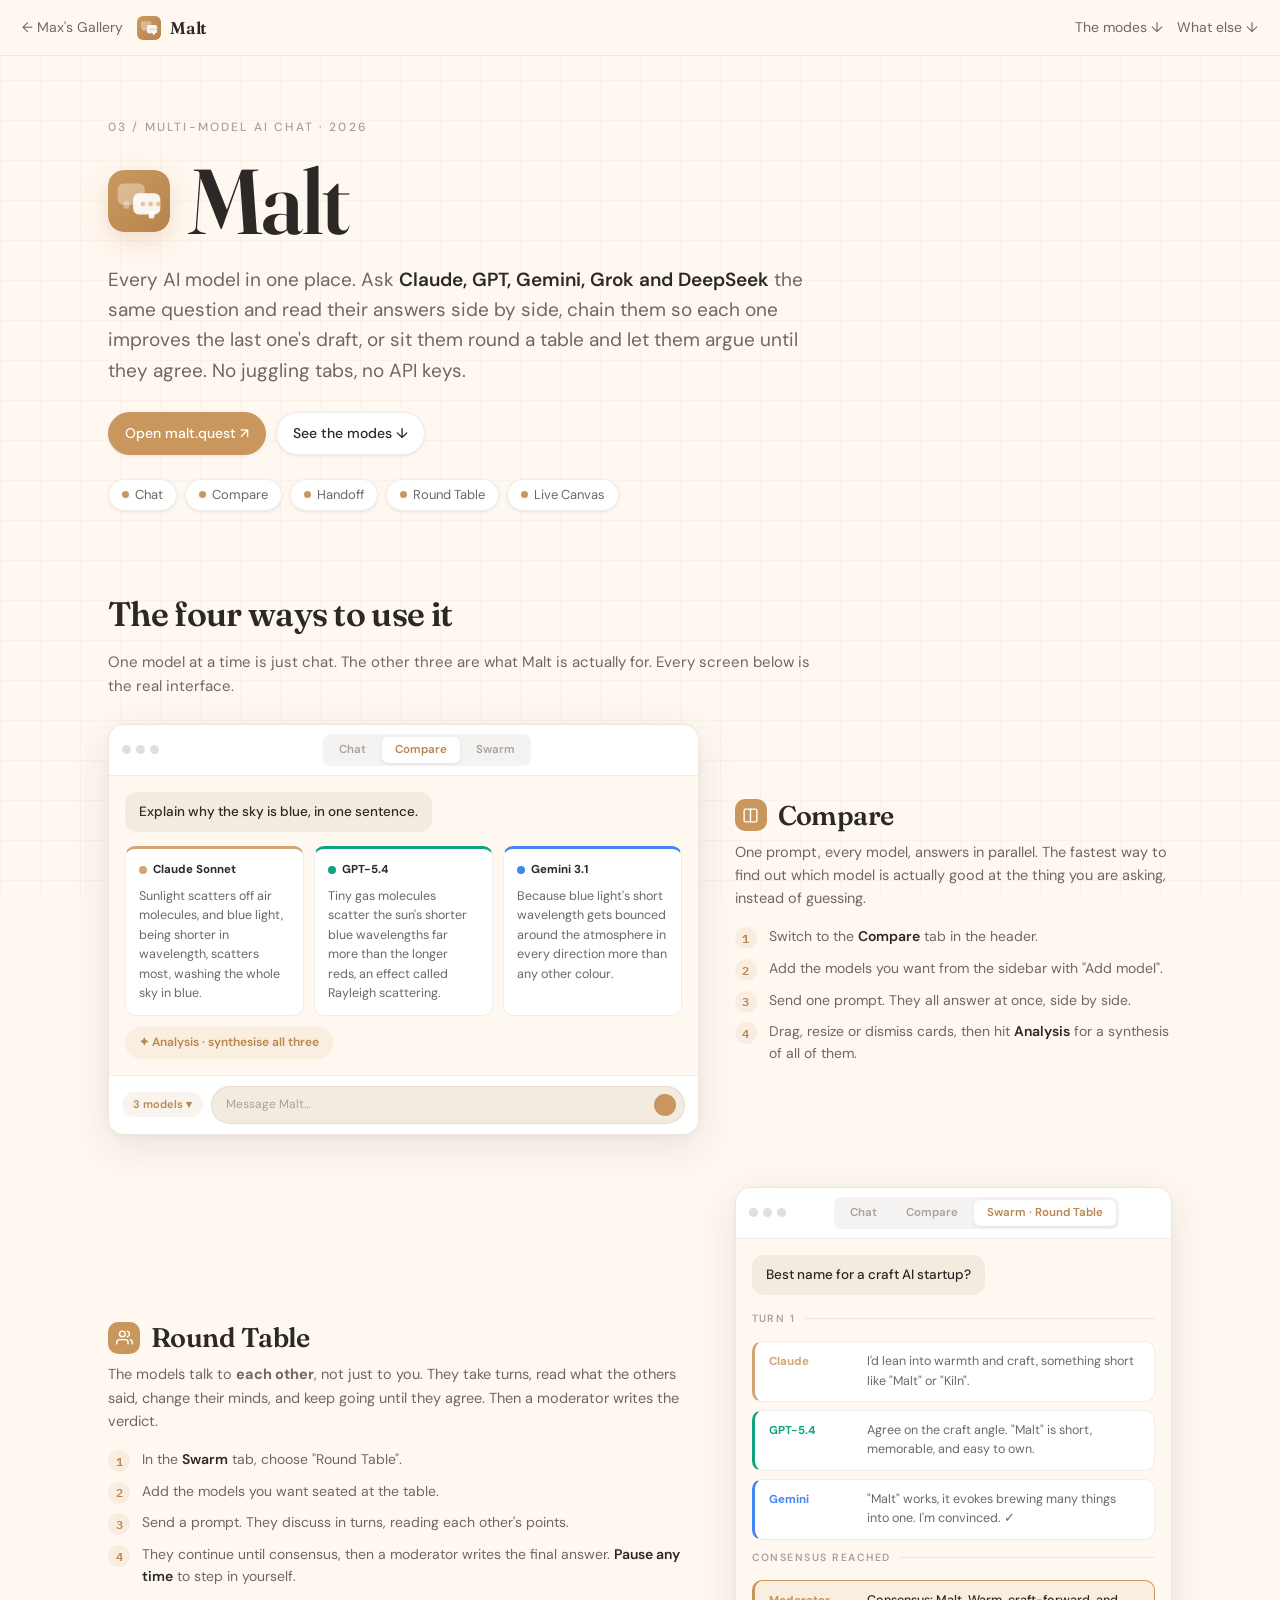
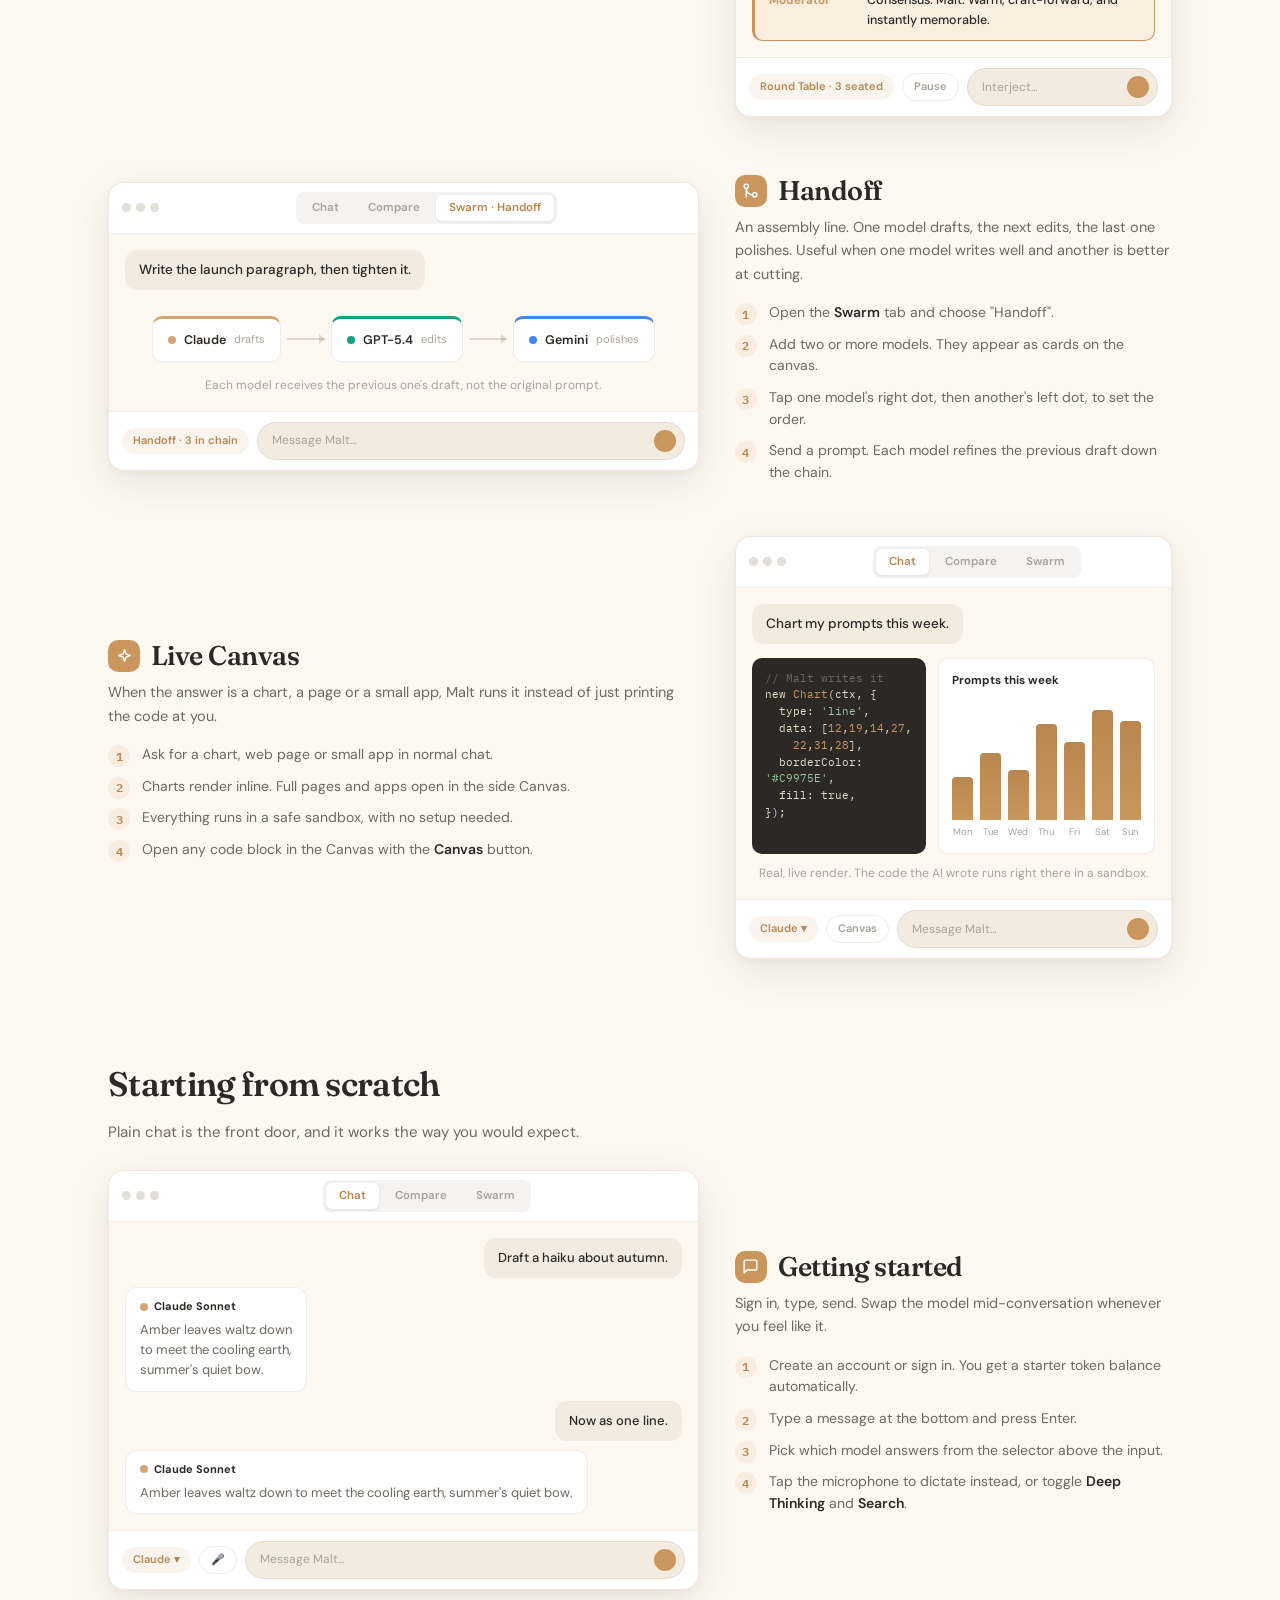
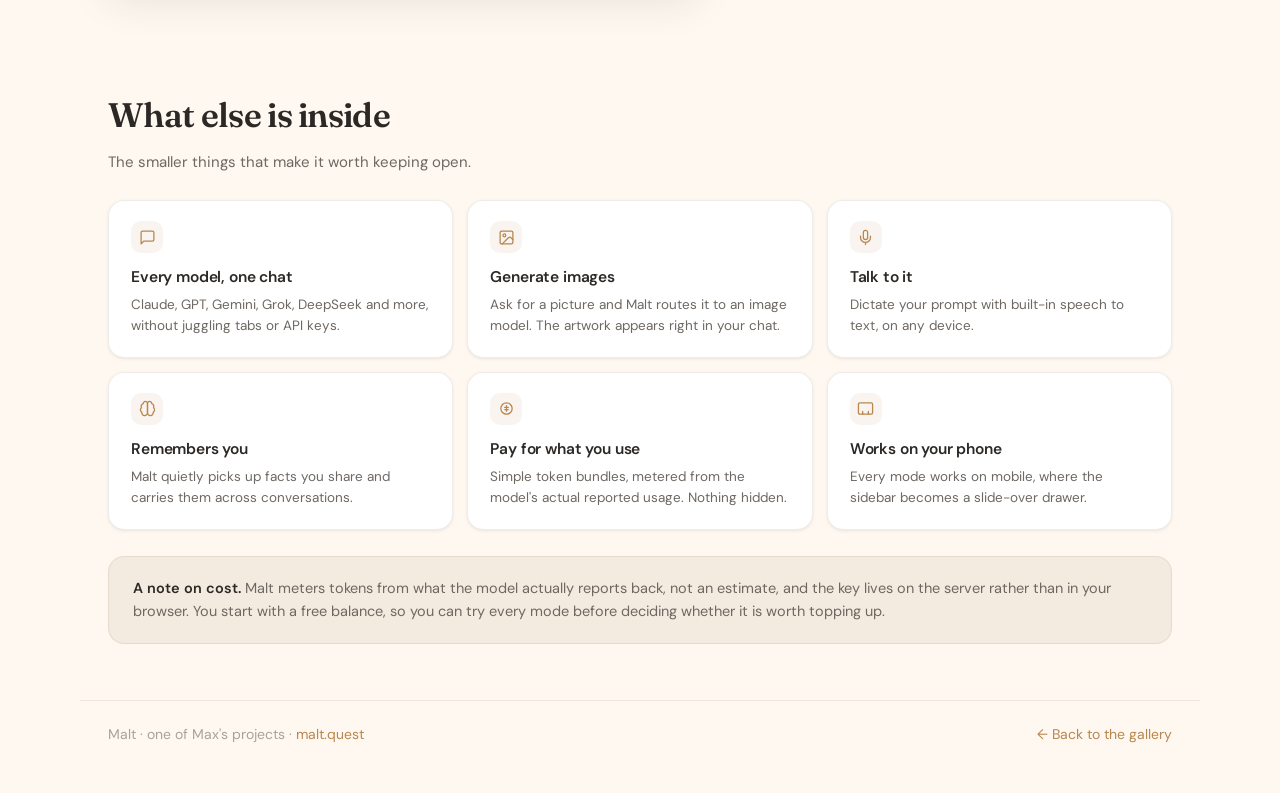
<file: projects/malt.html>
<!DOCTYPE html>
<html lang="en">
<head>
  <meta charset="UTF-8" />
  <meta name="viewport" content="width=device-width, initial-scale=1.0" />
  <title>Malt · Max's Gallery</title>
  <meta name="description" content="Malt: every AI model in one chat. Compare them side by side, chain them together, or sit them round a table until they agree. What it is and how to use it, shown not told." />
  <link rel="icon" href="../favicon.svg?v=20260916k" type="image/svg+xml" />
  <link rel="preconnect" href="https://fonts.googleapis.com" />
  <link rel="preconnect" href="https://fonts.gstatic.com" crossorigin />
  <link href="https://fonts.googleapis.com/css2?family=DM+Sans:ital,opsz,wght@0,9..40,300..700;1,9..40,300..700&family=Fraunces:ital,opsz,wght@0,9..144,300..900;1,9..144,300..900&family=IBM+Plex+Mono:wght@400;500&display=swap" rel="stylesheet" />
  <style>
    /* ── Malt · ported from the app's src/index.css and landing.css ──
       Warm cream, one tan accent, DM Sans everywhere and Fraunces for
       display. The mode mock-ups reuse the app's own .mk-* language:
       Compare columns take a coloured top edge, Round Table lines take a
       coloured left bar, and the consensus row is tinted with the accent. */
    :root {
      --cream: #FFF8F0; --cream-deep: #F3EBE0; --surface: #FFFFFF;
      --primary: #C9975E; --primary-hover: #B8864E;
      --primary-soft: rgba(201, 151, 94, 0.10); --primary-glow: rgba(201, 151, 94, 0.18);
      --secondary: #7D6B52; --secondary-soft: rgba(125, 107, 82, 0.08);
      --text: #2B2825; --text-2: #6E6862; --text-3: #A9A29B;
      --rule: rgba(125, 107, 82, 0.12); --rule-strong: rgba(125, 107, 82, 0.22);
      --shadow-sm: 0 1px 4px rgba(40,36,30,0.06), 0 1px 2px rgba(40,36,30,0.04);
      --shadow-md: 0 4px 12px rgba(40,36,30,0.07), 0 1px 3px rgba(40,36,30,0.05);
      --shadow-lg: 0 12px 40px rgba(40,36,30,0.10), 0 2px 8px rgba(40,36,30,0.04);
      --r-sm: 8px; --r-md: 12px; --r-lg: 16px; --r-xl: 20px; --r-full: 9999px;
      --font-sans: 'DM Sans', -apple-system, BlinkMacSystemFont, sans-serif;
      --font-display: 'Fraunces', Georgia, serif;
      --font-mono: 'IBM Plex Mono', monospace;
    }
    * { box-sizing: border-box; }
    html { background: var(--cream); scroll-behavior: smooth; }
    body {
      margin: 0; background: var(--cream); color: var(--text);
      font-family: var(--font-sans); font-size: 15px; line-height: 1.6;
      -webkit-font-smoothing: antialiased; position: relative;
    }
    body::before {
      content: ''; position: fixed; inset: 0; z-index: 0; pointer-events: none;
      background-image:
        linear-gradient(rgba(160,142,120,0.055) 1px, transparent 1px),
        linear-gradient(90deg, rgba(160,142,120,0.055) 1px, transparent 1px);
      background-size: 40px 40px;
    }
    body > * { position: relative; z-index: 1; }
    a { color: var(--primary-hover); text-decoration: none; }
    a:hover { text-decoration: underline; }
    button { font: inherit; color: inherit; cursor: pointer; }
    [hidden] { display: none !important; }
    code { font-family: var(--font-mono); font-size: .9em; background: var(--primary-soft); border-radius: 5px; padding: 1px 6px; color: var(--secondary); }
    ::selection { background: var(--primary-glow); }

    .btn {
      display: inline-flex; align-items: center; gap: 8px;
      background: var(--surface); border: 1px solid var(--rule); color: var(--text);
      padding: 9px 16px; border-radius: var(--r-full); font-size: 14px; font-weight: 500;
      box-shadow: var(--shadow-sm); transition: box-shadow .18s, transform .18s, border-color .18s;
      white-space: nowrap;
    }
    .btn:hover { box-shadow: var(--shadow-md); transform: translateY(-1px); text-decoration: none; border-color: var(--rule-strong); }
    .btn.primary { background: var(--primary); border-color: var(--primary); color: #fff; }
    .btn.primary:hover { background: var(--primary-hover); }
    .chip {
      display: inline-flex; align-items: center; gap: 6px;
      background: var(--surface); border: 1px solid var(--rule); color: var(--text-2);
      border-radius: var(--r-full); padding: 5px 13px; font-size: 13px; box-shadow: var(--shadow-sm);
    }
    .chip i { width: 7px; height: 7px; border-radius: 50%; background: var(--primary); display: block; }

    .gbar {
      height: 56px; display: flex; align-items: center; gap: 14px; padding: 0 22px;
      border-bottom: 1px solid var(--rule); background: rgba(255,248,240,.85); backdrop-filter: blur(10px);
      position: sticky; top: 0; z-index: 30; font-size: 14px;
    }
    .gbar a { color: var(--text-2); } .gbar a:hover { color: var(--text); text-decoration: none; }
    .gbar .mark { display: inline-flex; align-items: center; gap: 9px; font-weight: 600; color: var(--text); }
    .gbar .mark span { font-family: var(--font-display); font-size: 17px; font-weight: 600; letter-spacing: -.01em; }
    .gbar .sp { flex: 1; }
    .wrap { max-width: 1120px; margin: 0 auto; padding-left: 28px; padding-right: 28px; }

    .hero { padding-top: 62px; padding-bottom: 30px; }
    .eyebrow { font-size: 12px; text-transform: uppercase; letter-spacing: .18em; color: var(--text-3); margin: 0 0 20px; font-weight: 500; }
    .hero-title { display: flex; align-items: center; gap: 18px; margin: 0 0 20px; }
    .hero h1 {
      margin: 0; font-family: var(--font-display); font-size: clamp(50px, 8vw, 92px);
      font-weight: 600; line-height: .95; letter-spacing: -.03em; color: var(--text);
    }
    .lead { font-size: 19px; line-height: 1.6; color: var(--text-2); max-width: 730px; margin: 0 0 26px; }
    .lead b { color: var(--text); font-weight: 600; }
    .actions { display: flex; gap: 10px; flex-wrap: wrap; margin-bottom: 24px; }
    .chips { display: flex; flex-wrap: wrap; gap: 8px; }

    section { padding-top: 46px; }
    .sec-head { margin-bottom: 26px; }
    .sec-head h2 { margin: 0 0 8px; font-family: var(--font-display); font-size: 34px; font-weight: 600; letter-spacing: -.02em; }
    .sec-head p { margin: 0; color: var(--text-2); font-size: 15px; max-width: 720px; }

    /* ───────── the app mock-up ───────── */
    .app { background: var(--cream); border: 1px solid var(--rule); border-radius: var(--r-lg); box-shadow: var(--shadow-lg); overflow: hidden; }
    .app-bar { display: flex; align-items: center; gap: 10px; padding: 9px 13px; border-bottom: 1px solid var(--rule); background: var(--surface); }
    .traffic { display: inline-flex; gap: 5px; flex: none; }
    .traffic i { width: 9px; height: 9px; border-radius: 50%; background: var(--rule-strong); display: block; }
    .mtabs { display: flex; gap: 3px; margin: 0 auto; background: var(--secondary-soft); border-radius: 8px; padding: 3px; }
    .mtabs span { padding: 4px 13px; border-radius: 6px; font-size: 11.5px; font-weight: 600; color: var(--text-3); }
    .mtabs span.on { background: var(--surface); color: var(--primary-hover); box-shadow: var(--shadow-sm); }
    .app-body { padding: 16px; }
    .you {
      background: var(--cream-deep); border-radius: var(--r-md); padding: 9px 14px;
      font-size: 13.5px; font-weight: 500; color: var(--text); display: inline-block; margin-bottom: 14px;
    }
    .app-foot {
      display: flex; align-items: center; gap: 8px; padding: 10px 13px;
      border-top: 1px solid var(--rule); background: var(--surface);
    }
    .mchip { background: var(--primary-soft); color: var(--primary-hover); border-radius: var(--r-full); padding: 4px 11px; font-weight: 600; font-size: 11px; white-space: nowrap; }
    .mchip.ghost { background: transparent; border: 1px solid var(--rule); color: var(--text-3); }
    .mbox {
      flex: 1; display: flex; align-items: center; justify-content: space-between;
      background: var(--cream-deep); border: 1px solid var(--rule); border-radius: var(--r-full);
      padding: 7px 8px 7px 14px; color: var(--text-3); font-size: 12px;
    }
    .msend { width: 22px; height: 22px; border-radius: 50%; background: var(--primary); display: block; flex: none; }

    /* Compare: coloured top edge per model */
    .cols { display: grid; grid-template-columns: repeat(3, minmax(0, 1fr)); gap: 10px; }
    .col {
      background: var(--surface); border: 1px solid var(--rule); border-top: 3px solid var(--c);
      border-radius: 10px; padding: 12px 13px; min-width: 0;
    }
    .col-head { display: flex; align-items: center; gap: 6px; font-weight: 700; font-size: 11.5px; margin-bottom: 8px; color: var(--text); }
    .col-head i { width: 8px; height: 8px; border-radius: 50%; background: var(--c); display: block; flex: none; }
    .col p { margin: 0; font-size: 12.5px; line-height: 1.55; color: var(--text-2); }
    .analysis {
      margin-top: 11px; display: inline-flex; align-items: center; gap: 7px;
      background: var(--primary-soft); color: var(--primary-hover); border-radius: var(--r-full);
      padding: 6px 14px; font-size: 12px; font-weight: 600;
    }

    /* Round Table: coloured left bar, tinted consensus row */
    .rt { display: grid; gap: 8px; }
    .rt-line {
      display: grid; grid-template-columns: 86px minmax(0, 1fr); gap: 12px; align-items: start;
      background: var(--surface); border: 1px solid var(--rule); border-left: 3px solid var(--c);
      border-radius: 10px; padding: 10px 14px;
    }
    .rt-line .who { font-weight: 700; font-size: 11.5px; color: var(--c); padding-top: 1px; }
    .rt-line p { margin: 0; font-size: 12.5px; line-height: 1.55; color: var(--text-2); }
    .rt-line.final { background: var(--primary-soft); border-color: var(--primary); }
    .rt-line.final p { color: var(--text); font-weight: 500; }
    .rt-turn {
      display: flex; align-items: center; gap: 9px; margin: 2px 0 6px;
      font-size: 10.5px; text-transform: uppercase; letter-spacing: .14em; color: var(--text-3); font-weight: 600;
    }
    .rt-turn::after { content: ''; flex: 1; height: 1px; background: var(--rule); }

    /* Handoff: nodes joined by arrows */
    .flow { display: flex; align-items: center; justify-content: center; flex-wrap: wrap; gap: 6px; padding: 12px 0 4px; }
    .node {
      background: var(--surface); border: 1px solid var(--rule); border-top: 3px solid var(--c);
      border-radius: 10px; padding: 11px 15px; font-weight: 600; font-size: 12.5px;
      display: flex; align-items: center; gap: 8px;
    }
    .node i { width: 8px; height: 8px; border-radius: 50%; background: var(--c); display: block; }
    .node em { font-style: normal; font-weight: 400; color: var(--text-3); font-size: 11px; }
    .arrow { width: 38px; height: 2px; background: var(--rule-strong); position: relative; flex: none; }
    .arrow::after {
      content: ''; position: absolute; right: 0; top: 50%; transform: translateY(-50%);
      border-left: 6px solid var(--rule-strong); border-top: 5px solid transparent; border-bottom: 5px solid transparent;
    }
    .flow-note { text-align: center; color: var(--text-3); font-size: 12px; margin: 10px 0 0; }

    /* Canvas: a real-looking chart */
    .canvas-split { display: grid; grid-template-columns: minmax(0, 1fr) minmax(0, 1.25fr); gap: 12px; align-items: stretch; }
    .code {
      background: #2B2825; border-radius: 10px; padding: 12px 13px; overflow: hidden;
      font-family: var(--font-mono); font-size: 10.5px; line-height: 1.6; color: #E8DCCB;
    }
    .code .k { color: #C9975E; } .code .s { color: #9CC5A1; } .code .c { color: #6E6862; }
    .chart-card { background: var(--surface); border: 1px solid var(--rule); border-radius: 10px; padding: 13px; display: flex; flex-direction: column; }
    .chart-head { font-size: 11.5px; font-weight: 700; color: var(--text); margin-bottom: 10px; }
    .chart { flex: 1; display: flex; align-items: flex-end; gap: 7px; min-height: 140px; }
    .chart div { flex: 1; display: flex; flex-direction: column; align-items: center; gap: 5px; }
    .chart i { width: 100%; background: linear-gradient(to top, var(--primary), var(--primary-hover)); border-radius: 4px 4px 0 0; display: block; }
    .chart span { font-size: 9.5px; color: var(--text-3); }

    /* chat mock */
    .bubbles { display: grid; gap: 9px; }
    .bub { max-width: 84%; border-radius: var(--r-md); padding: 10px 14px; font-size: 13px; line-height: 1.55; }
    .bub.me { background: var(--cream-deep); justify-self: end; color: var(--text); font-weight: 500; }
    .bub.ai { background: var(--surface); border: 1px solid var(--rule); color: var(--text-2); justify-self: start; }
    .bub.ai b { display: flex; align-items: center; gap: 6px; font-size: 11px; color: var(--text); margin-bottom: 5px; }
    .bub.ai b i { width: 8px; height: 8px; border-radius: 50%; background: #D4A574; display: block; }

    /* ───────── mode showcase blocks ───────── */
    .mode { display: grid; grid-template-columns: minmax(0, 1.35fr) minmax(0, 1fr); gap: 36px; align-items: center; margin-bottom: 52px; }
    .mode.alt .mode-vis { order: 2; }
    .mode.alt .mode-txt { order: 1; }
    .mode-txt h3 {
      margin: 0 0 4px; font-family: var(--font-display); font-size: 27px; font-weight: 600; letter-spacing: -.02em;
      display: flex; align-items: center; gap: 11px;
    }
    .mode-txt h3 .ic { width: 32px; height: 32px; border-radius: 10px; background: var(--primary); color: #fff; display: grid; place-items: center; flex: none; }
    .mode-txt h3 .ic svg { width: 17px; height: 17px; }
    .mode-txt .sub { margin: 0 0 16px; color: var(--text-2); font-size: 14.5px; line-height: 1.6; }
    .mode-txt ol { margin: 0; padding: 0; list-style: none; counter-reset: t; display: grid; gap: 10px; }
    /* NOT a grid: inline children like <b> would each become their own grid item */
    .mode-txt li {
      counter-increment: t; position: relative; padding-left: 34px;
      font-size: 14px; line-height: 1.55; color: var(--text-2);
    }
    .mode-txt li b { color: var(--text); font-weight: 600; }
    .mode-txt li::before {
      content: counter(t); position: absolute; left: 0; top: 1px;
      width: 22px; height: 22px; border-radius: 50%;
      background: var(--primary-soft); color: var(--primary-hover);
      display: grid; place-items: center; font-size: 12px; font-weight: 600; font-family: var(--font-mono);
    }

    /* what it is */
    .feats { display: grid; grid-template-columns: repeat(auto-fill, minmax(min(300px, 100%), 1fr)); gap: 14px; }
    .feat {
      background: var(--surface); border: 1px solid var(--rule); border-radius: var(--r-lg);
      padding: 20px 22px; box-shadow: var(--shadow-sm); transition: box-shadow .2s, transform .2s;
    }
    .feat:hover { box-shadow: var(--shadow-md); transform: translateY(-2px); }
    .feat .ic { width: 32px; height: 32px; border-radius: 10px; background: var(--primary-soft); display: grid; place-items: center; margin-bottom: 12px; color: var(--primary-hover); }
    .feat .ic svg { width: 17px; height: 17px; }
    .feat h3 { margin: 0 0 5px; font-size: 15.5px; font-weight: 600; letter-spacing: -.01em; }
    .feat p { margin: 0; font-size: 13.5px; line-height: 1.55; color: var(--text-2); }

    .note {
      margin-top: 26px; background: var(--cream-deep); border: 1px solid var(--rule);
      border-radius: var(--r-lg); padding: 20px 24px; color: var(--text-2); font-size: 14.5px; line-height: 1.6;
    }
    .note b { color: var(--text); font-weight: 600; }

    .foot {
      margin-top: 56px; padding-top: 22px; padding-bottom: 48px; border-top: 1px solid var(--rule);
      display: flex; justify-content: space-between; gap: 16px; flex-wrap: wrap;
      color: var(--text-3); font-size: 14px;
    }

    @media (max-width: 900px) {
      .mode, .mode.alt { grid-template-columns: minmax(0, 1fr); gap: 22px; }
      .mode.alt .mode-vis, .mode.alt .mode-txt { order: 0; }
      .cols { grid-template-columns: minmax(0, 1fr); }
      .canvas-split { grid-template-columns: minmax(0, 1fr); }
      .rt-line { grid-template-columns: minmax(0, 1fr); gap: 4px; }
      .feats { grid-template-columns: minmax(0, 1fr); }
      .gbar .mid { display: none; }
      .hero { padding-top: 42px; padding-bottom: 24px; }
      .flow { flex-direction: column; }
      .arrow { width: 2px; height: 26px; }
      .arrow::after { right: 50%; top: auto; bottom: 0; transform: translateX(50%); border-left: 5px solid transparent; border-right: 5px solid transparent; border-top: 6px solid var(--rule-strong); border-bottom: 0; }
    }
  </style>
</head>
<body>
  <div class="gbar">
    <a href="../index.html">← Max's Gallery</a>
    <span class="mid mark">
      <svg width="24" height="24" viewBox="0 0 32 32" fill="none" aria-hidden="true">
        <rect width="32" height="32" rx="8" fill="url(#g)"/>
        <rect x="5" y="7" width="14" height="11" rx="3" fill="rgba(255,255,255,0.35)"/>
        <rect x="8" y="16" width="3" height="4" rx="1" fill="rgba(255,255,255,0.35)"/>
        <rect x="13" y="12" width="14" height="11" rx="3" fill="rgba(255,255,255,0.9)"/>
        <rect x="21" y="21" width="3" height="4" rx="1" fill="rgba(255,255,255,0.9)"/>
        <circle cx="18" cy="17.5" r="1.2" fill="#C9975E" opacity=".5"/>
        <circle cx="22" cy="17.5" r="1.2" fill="#C9975E" opacity=".5"/>
        <circle cx="26" cy="17.5" r="1.2" fill="#C9975E" opacity=".5"/>
        <defs><linearGradient id="g" x1="4" y1="4" x2="28" y2="28" gradientUnits="userSpaceOnUse"><stop stop-color="#C9975E"/><stop offset="1" stop-color="#B8864E"/></linearGradient></defs>
      </svg>
      <span>Malt</span>
    </span>
    <span class="sp"></span>
    <a href="#modes">The modes ↓</a>
    <a href="#what">What else ↓</a>
  </div>

  <header class="hero wrap">
    <p class="eyebrow">03 / Multi-model AI chat · 2026</p>
    <div class="hero-title">
      <svg width="62" height="62" viewBox="0 0 32 32" fill="none" aria-hidden="true" style="border-radius:16px;box-shadow:0 8px 24px rgba(201,151,94,.28)">
        <rect width="32" height="32" rx="8" fill="url(#g2)"/>
        <rect x="5" y="7" width="14" height="11" rx="3" fill="rgba(255,255,255,0.35)"/>
        <rect x="8" y="16" width="3" height="4" rx="1" fill="rgba(255,255,255,0.35)"/>
        <rect x="13" y="12" width="14" height="11" rx="3" fill="rgba(255,255,255,0.9)"/>
        <rect x="21" y="21" width="3" height="4" rx="1" fill="rgba(255,255,255,0.9)"/>
        <circle cx="18" cy="17.5" r="1.2" fill="#C9975E" opacity=".5"/>
        <circle cx="22" cy="17.5" r="1.2" fill="#C9975E" opacity=".5"/>
        <circle cx="26" cy="17.5" r="1.2" fill="#C9975E" opacity=".5"/>
        <defs><linearGradient id="g2" x1="4" y1="4" x2="28" y2="28" gradientUnits="userSpaceOnUse"><stop stop-color="#C9975E"/><stop offset="1" stop-color="#B8864E"/></linearGradient></defs>
      </svg>
      <h1>Malt</h1>
    </div>
    <p class="lead">Every AI model in one place. Ask <b>Claude, GPT, Gemini, Grok and DeepSeek</b> the same question and read their answers side by side, chain them so each one improves the last one's draft, or sit them round a table and let them argue until they agree. No juggling tabs, no API keys.</p>
    <div class="actions">
      <a class="btn primary" href="https://www.malt.quest/" target="_blank" rel="noopener">Open malt.quest ↗</a>
      <a class="btn" href="#modes">See the modes ↓</a>
    </div>
    <div class="chips">
      <span class="chip"><i></i>Chat</span>
      <span class="chip"><i></i>Compare</span>
      <span class="chip"><i></i>Handoff</span>
      <span class="chip"><i></i>Round Table</span>
      <span class="chip"><i></i>Live Canvas</span>
    </div>
  </header>

  <section class="wrap" id="modes">
    <div class="sec-head">
      <h2>The four ways to use it</h2>
      <p>One model at a time is just chat. The other three are what Malt is actually for. Every screen below is the real interface.</p>
    </div>

    <!-- ───── COMPARE ───── -->
    <div class="mode">
      <div class="mode-vis">
        <div class="app">
          <div class="app-bar">
            <span class="traffic"><i></i><i></i><i></i></span>
            <span class="mtabs"><span>Chat</span><span class="on">Compare</span><span>Swarm</span></span>
          </div>
          <div class="app-body">
            <span class="you">Explain why the sky is blue, in one sentence.</span>
            <div class="cols">
              <div class="col" style="--c:#D4A574">
                <div class="col-head"><i></i>Claude Sonnet</div>
                <p>Sunlight scatters off air molecules, and blue light, being shorter in wavelength, scatters most, washing the whole sky in blue.</p>
              </div>
              <div class="col" style="--c:#10A37F">
                <div class="col-head"><i></i>GPT-5.4</div>
                <p>Tiny gas molecules scatter the sun's shorter blue wavelengths far more than the longer reds, an effect called Rayleigh scattering.</p>
              </div>
              <div class="col" style="--c:#4285F4">
                <div class="col-head"><i></i>Gemini 3.1</div>
                <p>Because blue light's short wavelength gets bounced around the atmosphere in every direction more than any other colour.</p>
              </div>
            </div>
            <span class="analysis">✦ Analysis · synthesise all three</span>
          </div>
          <div class="app-foot">
            <span class="mchip">3 models ▾</span>
            <span class="mbox">Message Malt…<span class="msend"></span></span>
          </div>
        </div>
      </div>
      <div class="mode-txt">
        <h3><span class="ic"><svg viewBox="0 0 24 24" fill="none" stroke="currentColor" stroke-width="2" stroke-linecap="round" stroke-linejoin="round"><rect x="3" y="3" width="18" height="18" rx="2"/><path d="M12 3v18"/></svg></span>Compare</h3>
        <p class="sub">One prompt, every model, answers in parallel. The fastest way to find out which model is actually good at the thing you are asking, instead of guessing.</p>
        <ol>
          <li>Switch to the <b>Compare</b> tab in the header.</li>
          <li>Add the models you want from the sidebar with "Add model".</li>
          <li>Send one prompt. They all answer at once, side by side.</li>
          <li>Drag, resize or dismiss cards, then hit <b>Analysis</b> for a synthesis of all of them.</li>
        </ol>
      </div>
    </div>

    <!-- ───── ROUND TABLE ───── -->
    <div class="mode alt">
      <div class="mode-vis">
        <div class="app">
          <div class="app-bar">
            <span class="traffic"><i></i><i></i><i></i></span>
            <span class="mtabs"><span>Chat</span><span>Compare</span><span class="on">Swarm · Round Table</span></span>
          </div>
          <div class="app-body">
            <span class="you">Best name for a craft AI startup?</span>
            <div class="rt">
              <div class="rt-turn">Turn 1</div>
              <div class="rt-line" style="--c:#D4A574">
                <span class="who">Claude</span>
                <p>I'd lean into warmth and craft, something short like "Malt" or "Kiln".</p>
              </div>
              <div class="rt-line" style="--c:#10A37F">
                <span class="who">GPT-5.4</span>
                <p>Agree on the craft angle. "Malt" is short, memorable, and easy to own.</p>
              </div>
              <div class="rt-line" style="--c:#4285F4">
                <span class="who">Gemini</span>
                <p>"Malt" works, it evokes brewing many things into one. I'm convinced. ✓</p>
              </div>
              <div class="rt-turn">Consensus reached</div>
              <div class="rt-line final" style="--c:#C9975E">
                <span class="who">Moderator</span>
                <p>Consensus: Malt. Warm, craft-forward, and instantly memorable.</p>
              </div>
            </div>
          </div>
          <div class="app-foot">
            <span class="mchip">Round Table · 3 seated</span>
            <span class="mchip ghost">Pause</span>
            <span class="mbox">Interject…<span class="msend"></span></span>
          </div>
        </div>
      </div>
      <div class="mode-txt">
        <h3><span class="ic"><svg viewBox="0 0 24 24" fill="none" stroke="currentColor" stroke-width="2" stroke-linecap="round" stroke-linejoin="round"><path d="M17 21v-2a4 4 0 0 0-4-4H5a4 4 0 0 0-4 4v2"/><circle cx="9" cy="7" r="4"/><path d="M23 21v-2a4 4 0 0 0-3-3.87M16 3.13a4 4 0 0 1 0 7.75"/></svg></span>Round Table</h3>
        <p class="sub">The models talk to <b>each other</b>, not just to you. They take turns, read what the others said, change their minds, and keep going until they agree. Then a moderator writes the verdict.</p>
        <ol>
          <li>In the <b>Swarm</b> tab, choose "Round Table".</li>
          <li>Add the models you want seated at the table.</li>
          <li>Send a prompt. They discuss in turns, reading each other's points.</li>
          <li>They continue until consensus, then a moderator writes the final answer. <b>Pause any time</b> to step in yourself.</li>
        </ol>
      </div>
    </div>

    <!-- ───── HANDOFF ───── -->
    <div class="mode">
      <div class="mode-vis">
        <div class="app">
          <div class="app-bar">
            <span class="traffic"><i></i><i></i><i></i></span>
            <span class="mtabs"><span>Chat</span><span>Compare</span><span class="on">Swarm · Handoff</span></span>
          </div>
          <div class="app-body">
            <span class="you">Write the launch paragraph, then tighten it.</span>
            <div class="flow">
              <span class="node" style="--c:#D4A574"><i></i>Claude <em>drafts</em></span>
              <span class="arrow"></span>
              <span class="node" style="--c:#10A37F"><i></i>GPT-5.4 <em>edits</em></span>
              <span class="arrow"></span>
              <span class="node" style="--c:#4285F4"><i></i>Gemini <em>polishes</em></span>
            </div>
            <p class="flow-note">Each model receives the previous one's draft, not the original prompt.</p>
          </div>
          <div class="app-foot">
            <span class="mchip">Handoff · 3 in chain</span>
            <span class="mbox">Message Malt…<span class="msend"></span></span>
          </div>
        </div>
      </div>
      <div class="mode-txt">
        <h3><span class="ic"><svg viewBox="0 0 24 24" fill="none" stroke="currentColor" stroke-width="2" stroke-linecap="round" stroke-linejoin="round"><circle cx="18" cy="18" r="3"/><circle cx="6" cy="6" r="3"/><path d="M6 21V9a9 9 0 0 0 9 9"/></svg></span>Handoff</h3>
        <p class="sub">An assembly line. One model drafts, the next edits, the last one polishes. Useful when one model writes well and another is better at cutting.</p>
        <ol>
          <li>Open the <b>Swarm</b> tab and choose "Handoff".</li>
          <li>Add two or more models. They appear as cards on the canvas.</li>
          <li>Tap one model's right dot, then another's left dot, to set the order.</li>
          <li>Send a prompt. Each model refines the previous draft down the chain.</li>
        </ol>
      </div>
    </div>

    <!-- ───── CANVAS ───── -->
    <div class="mode alt">
      <div class="mode-vis">
        <div class="app">
          <div class="app-bar">
            <span class="traffic"><i></i><i></i><i></i></span>
            <span class="mtabs"><span class="on">Chat</span><span>Compare</span><span>Swarm</span></span>
          </div>
          <div class="app-body">
            <span class="you">Chart my prompts this week.</span>
            <div class="canvas-split">
              <div class="code"><span class="c">// Malt writes it</span><br>new <span class="k">Chart</span>(ctx, {<br>&nbsp;&nbsp;type: <span class="s">'line'</span>,<br>&nbsp;&nbsp;data: [<span class="k">12</span>,<span class="k">19</span>,<span class="k">14</span>,<span class="k">27</span>,<br>&nbsp;&nbsp;&nbsp;&nbsp;<span class="k">22</span>,<span class="k">31</span>,<span class="k">28</span>],<br>&nbsp;&nbsp;borderColor: <span class="s">'#C9975E'</span>,<br>&nbsp;&nbsp;fill: true,<br>});</div>
              <div class="chart-card">
                <div class="chart-head">Prompts this week</div>
                <div class="chart">
                  <div><i style="height:43px"></i><span>Mon</span></div>
                  <div><i style="height:67px"></i><span>Tue</span></div>
                  <div><i style="height:50px"></i><span>Wed</span></div>
                  <div><i style="height:96px"></i><span>Thu</span></div>
                  <div><i style="height:78px"></i><span>Fri</span></div>
                  <div><i style="height:110px"></i><span>Sat</span></div>
                  <div><i style="height:99px"></i><span>Sun</span></div>
                </div>
              </div>
            </div>
            <p class="flow-note">Real, live render. The code the AI wrote runs right there in a sandbox.</p>
          </div>
          <div class="app-foot">
            <span class="mchip">Claude ▾</span>
            <span class="mchip ghost">Canvas</span>
            <span class="mbox">Message Malt…<span class="msend"></span></span>
          </div>
        </div>
      </div>
      <div class="mode-txt">
        <h3><span class="ic"><svg viewBox="0 0 24 24" fill="none" stroke="currentColor" stroke-width="2" stroke-linecap="round" stroke-linejoin="round"><path d="M9.94 14.34 12 20l2.06-5.66L20 12l-5.94-2.34L12 4 9.94 9.66 4 12z"/></svg></span>Live Canvas</h3>
        <p class="sub">When the answer is a chart, a page or a small app, Malt runs it instead of just printing the code at you.</p>
        <ol>
          <li>Ask for a chart, web page or small app in normal chat.</li>
          <li>Charts render inline. Full pages and apps open in the side Canvas.</li>
          <li>Everything runs in a safe sandbox, with no setup needed.</li>
          <li>Open any code block in the Canvas with the <b>Canvas</b> button.</li>
        </ol>
      </div>
    </div>
  </section>

  <section class="wrap" id="start">
    <div class="sec-head">
      <h2>Starting from scratch</h2>
      <p>Plain chat is the front door, and it works the way you would expect.</p>
    </div>
    <div class="mode">
      <div class="mode-vis">
        <div class="app">
          <div class="app-bar">
            <span class="traffic"><i></i><i></i><i></i></span>
            <span class="mtabs"><span class="on">Chat</span><span>Compare</span><span>Swarm</span></span>
          </div>
          <div class="app-body">
            <div class="bubbles">
              <span class="bub me">Draft a haiku about autumn.</span>
              <span class="bub ai"><b><i></i>Claude Sonnet</b>Amber leaves waltz down<br>to meet the cooling earth,<br>summer's quiet bow.</span>
              <span class="bub me">Now as one line.</span>
              <span class="bub ai"><b><i></i>Claude Sonnet</b>Amber leaves waltz down to meet the cooling earth, summer's quiet bow.</span>
            </div>
          </div>
          <div class="app-foot">
            <span class="mchip">Claude ▾</span>
            <span class="mchip ghost">🎤</span>
            <span class="mbox">Message Malt…<span class="msend"></span></span>
          </div>
        </div>
      </div>
      <div class="mode-txt">
        <h3><span class="ic"><svg viewBox="0 0 24 24" fill="none" stroke="currentColor" stroke-width="2" stroke-linecap="round" stroke-linejoin="round"><path d="M21 15a2 2 0 0 1-2 2H7l-4 4V5a2 2 0 0 1 2-2h14a2 2 0 0 1 2 2z"/></svg></span>Getting started</h3>
        <p class="sub">Sign in, type, send. Swap the model mid-conversation whenever you feel like it.</p>
        <ol>
          <li>Create an account or sign in. You get a starter token balance automatically.</li>
          <li>Type a message at the bottom and press Enter.</li>
          <li>Pick which model answers from the selector above the input.</li>
          <li>Tap the microphone to dictate instead, or toggle <b>Deep Thinking</b> and <b>Search</b>.</li>
        </ol>
      </div>
    </div>
  </section>

  <section class="wrap" id="what">
    <div class="sec-head">
      <h2>What else is inside</h2>
      <p>The smaller things that make it worth keeping open.</p>
    </div>
    <div class="feats">
      <article class="feat">
        <span class="ic"><svg viewBox="0 0 24 24" fill="none" stroke="currentColor" stroke-width="1.8" stroke-linecap="round" stroke-linejoin="round"><path d="M21 15a2 2 0 0 1-2 2H7l-4 4V5a2 2 0 0 1 2-2h14a2 2 0 0 1 2 2z"/></svg></span>
        <h3>Every model, one chat</h3>
        <p>Claude, GPT, Gemini, Grok, DeepSeek and more, without juggling tabs or API keys.</p>
      </article>
      <article class="feat">
        <span class="ic"><svg viewBox="0 0 24 24" fill="none" stroke="currentColor" stroke-width="1.8" stroke-linecap="round" stroke-linejoin="round"><rect x="3" y="3" width="18" height="18" rx="2"/><circle cx="9" cy="9" r="2"/><path d="m21 15-3.09-3.09a2 2 0 0 0-2.83 0L6 21"/></svg></span>
        <h3>Generate images</h3>
        <p>Ask for a picture and Malt routes it to an image model. The artwork appears right in your chat.</p>
      </article>
      <article class="feat">
        <span class="ic"><svg viewBox="0 0 24 24" fill="none" stroke="currentColor" stroke-width="1.8" stroke-linecap="round" stroke-linejoin="round"><path d="M12 2a3 3 0 0 0-3 3v7a3 3 0 0 0 6 0V5a3 3 0 0 0-3-3z"/><path d="M19 10v2a7 7 0 0 1-14 0v-2M12 19v3"/></svg></span>
        <h3>Talk to it</h3>
        <p>Dictate your prompt with built-in speech to text, on any device.</p>
      </article>
      <article class="feat">
        <span class="ic"><svg viewBox="0 0 24 24" fill="none" stroke="currentColor" stroke-width="1.8" stroke-linecap="round" stroke-linejoin="round"><path d="M12 5a3 3 0 1 0-5.997.125 4 4 0 0 0-2.526 5.77 4 4 0 0 0 .556 6.588A4 4 0 1 0 12 18Z"/><path d="M12 5a3 3 0 1 1 5.997.125 4 4 0 0 1 2.526 5.77 4 4 0 0 1-.556 6.588A4 4 0 1 1 12 18Z"/></svg></span>
        <h3>Remembers you</h3>
        <p>Malt quietly picks up facts you share and carries them across conversations.</p>
      </article>
      <article class="feat">
        <span class="ic"><svg viewBox="0 0 24 24" fill="none" stroke="currentColor" stroke-width="1.8" stroke-linecap="round" stroke-linejoin="round"><circle cx="12" cy="12" r="8"/><path d="M12 8v8M9.5 10.5h5M9.5 13.5h5"/></svg></span>
        <h3>Pay for what you use</h3>
        <p>Simple token bundles, metered from the model's actual reported usage. Nothing hidden.</p>
      </article>
      <article class="feat">
        <span class="ic"><svg viewBox="0 0 24 24" fill="none" stroke="currentColor" stroke-width="1.8" stroke-linecap="round" stroke-linejoin="round"><rect x="2" y="4" width="20" height="16" rx="2"/><path d="M8 20v-4M16 20v-4"/></svg></span>
        <h3>Works on your phone</h3>
        <p>Every mode works on mobile, where the sidebar becomes a slide-over drawer.</p>
      </article>
    </div>

    <p class="note"><b>A note on cost.</b> Malt meters tokens from what the model actually reports back, not an estimate, and the key lives on the server rather than in your browser. You start with a free balance, so you can try every mode before deciding whether it is worth topping up.</p>
  </section>

  <footer class="foot wrap">
    <span>Malt · one of Max's projects · <a href="https://www.malt.quest/" target="_blank" rel="noopener">malt.quest</a></span>
    <span><a href="../index.html">← Back to the gallery</a></span>
  </footer>
</body>
</html>
</file>
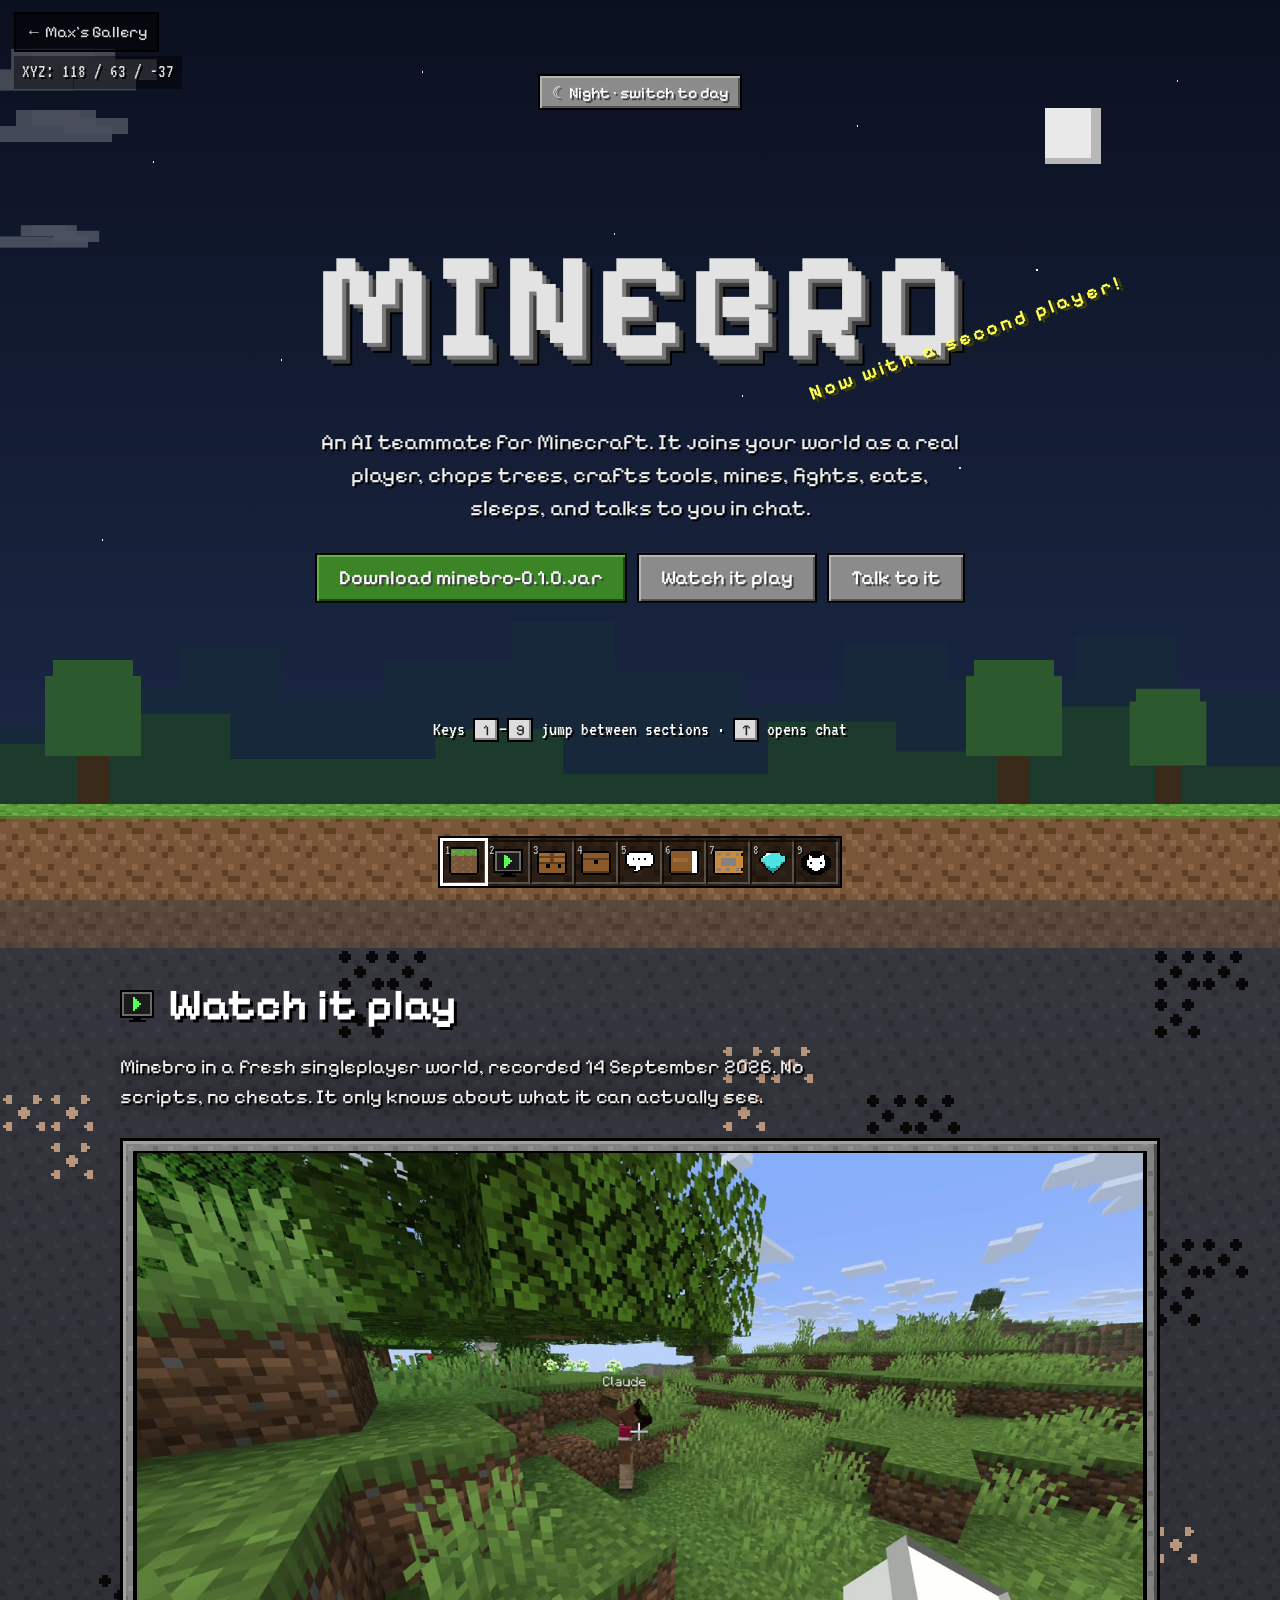
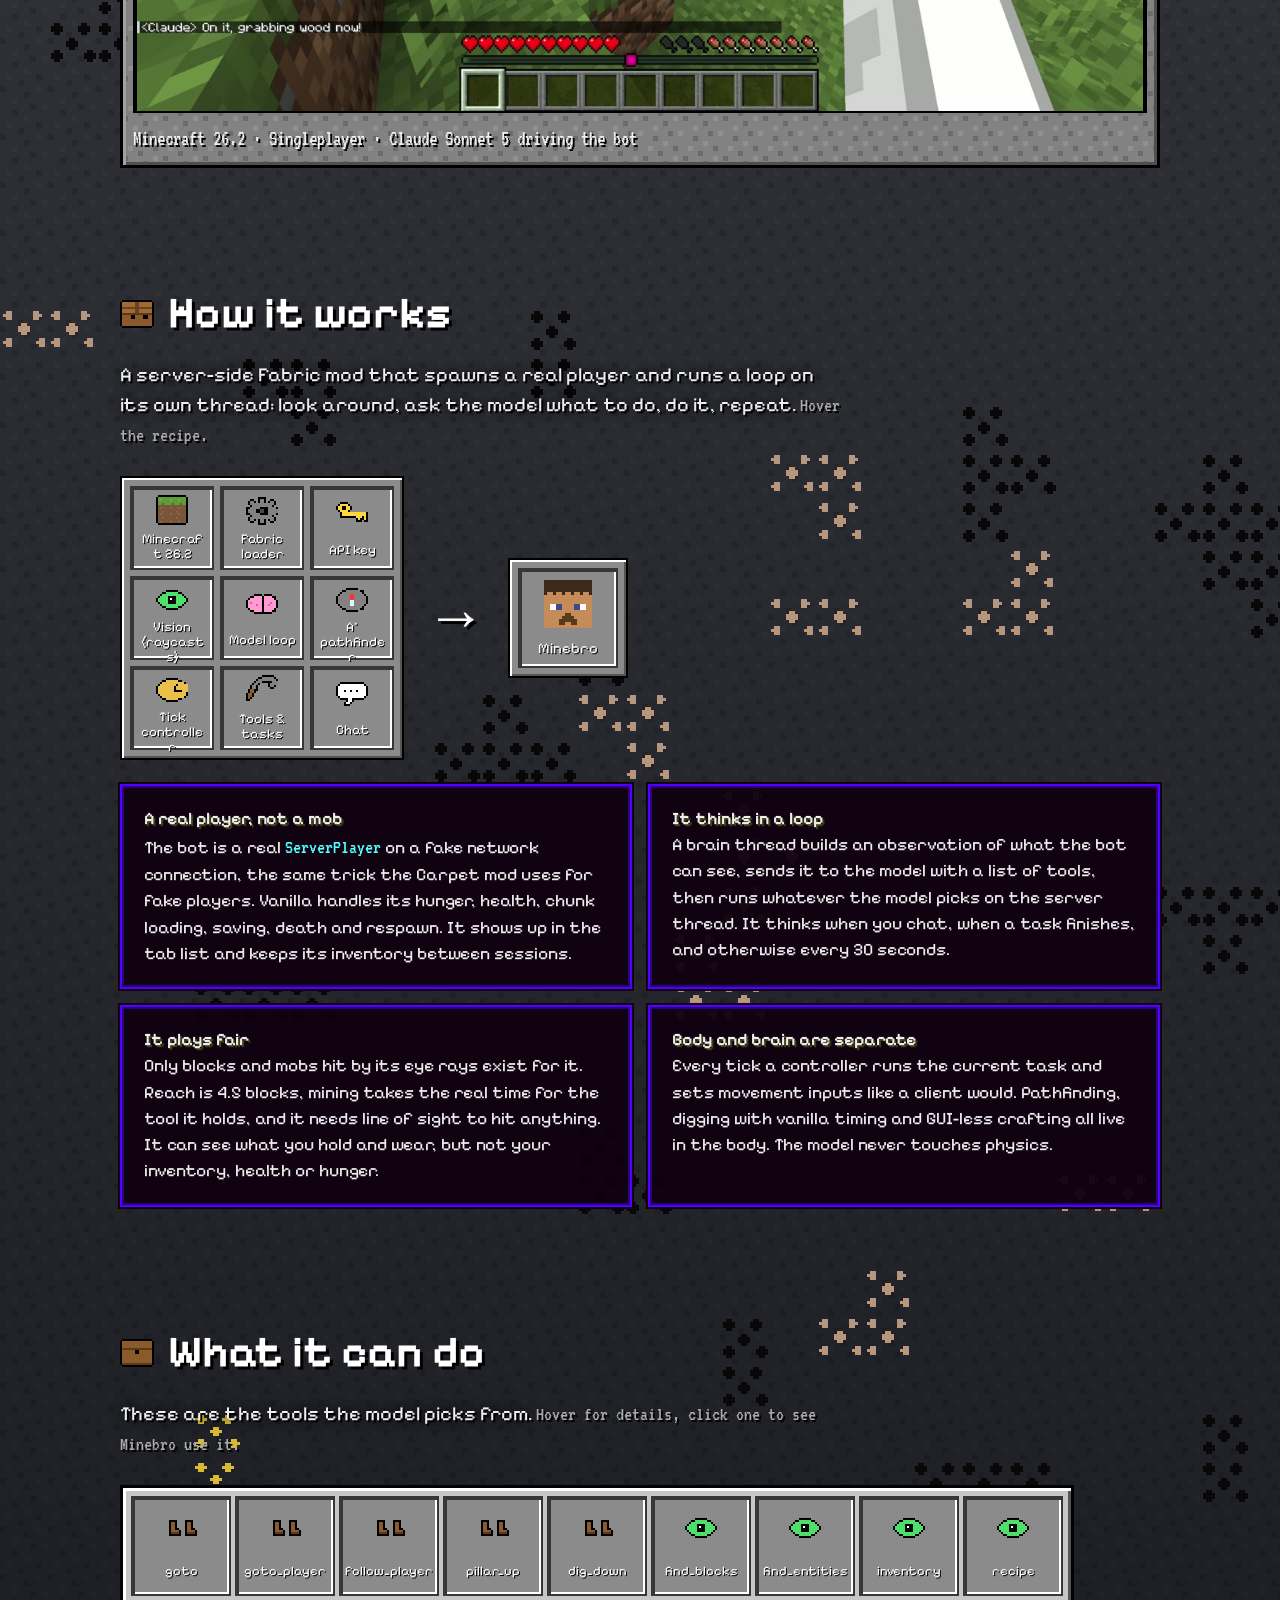
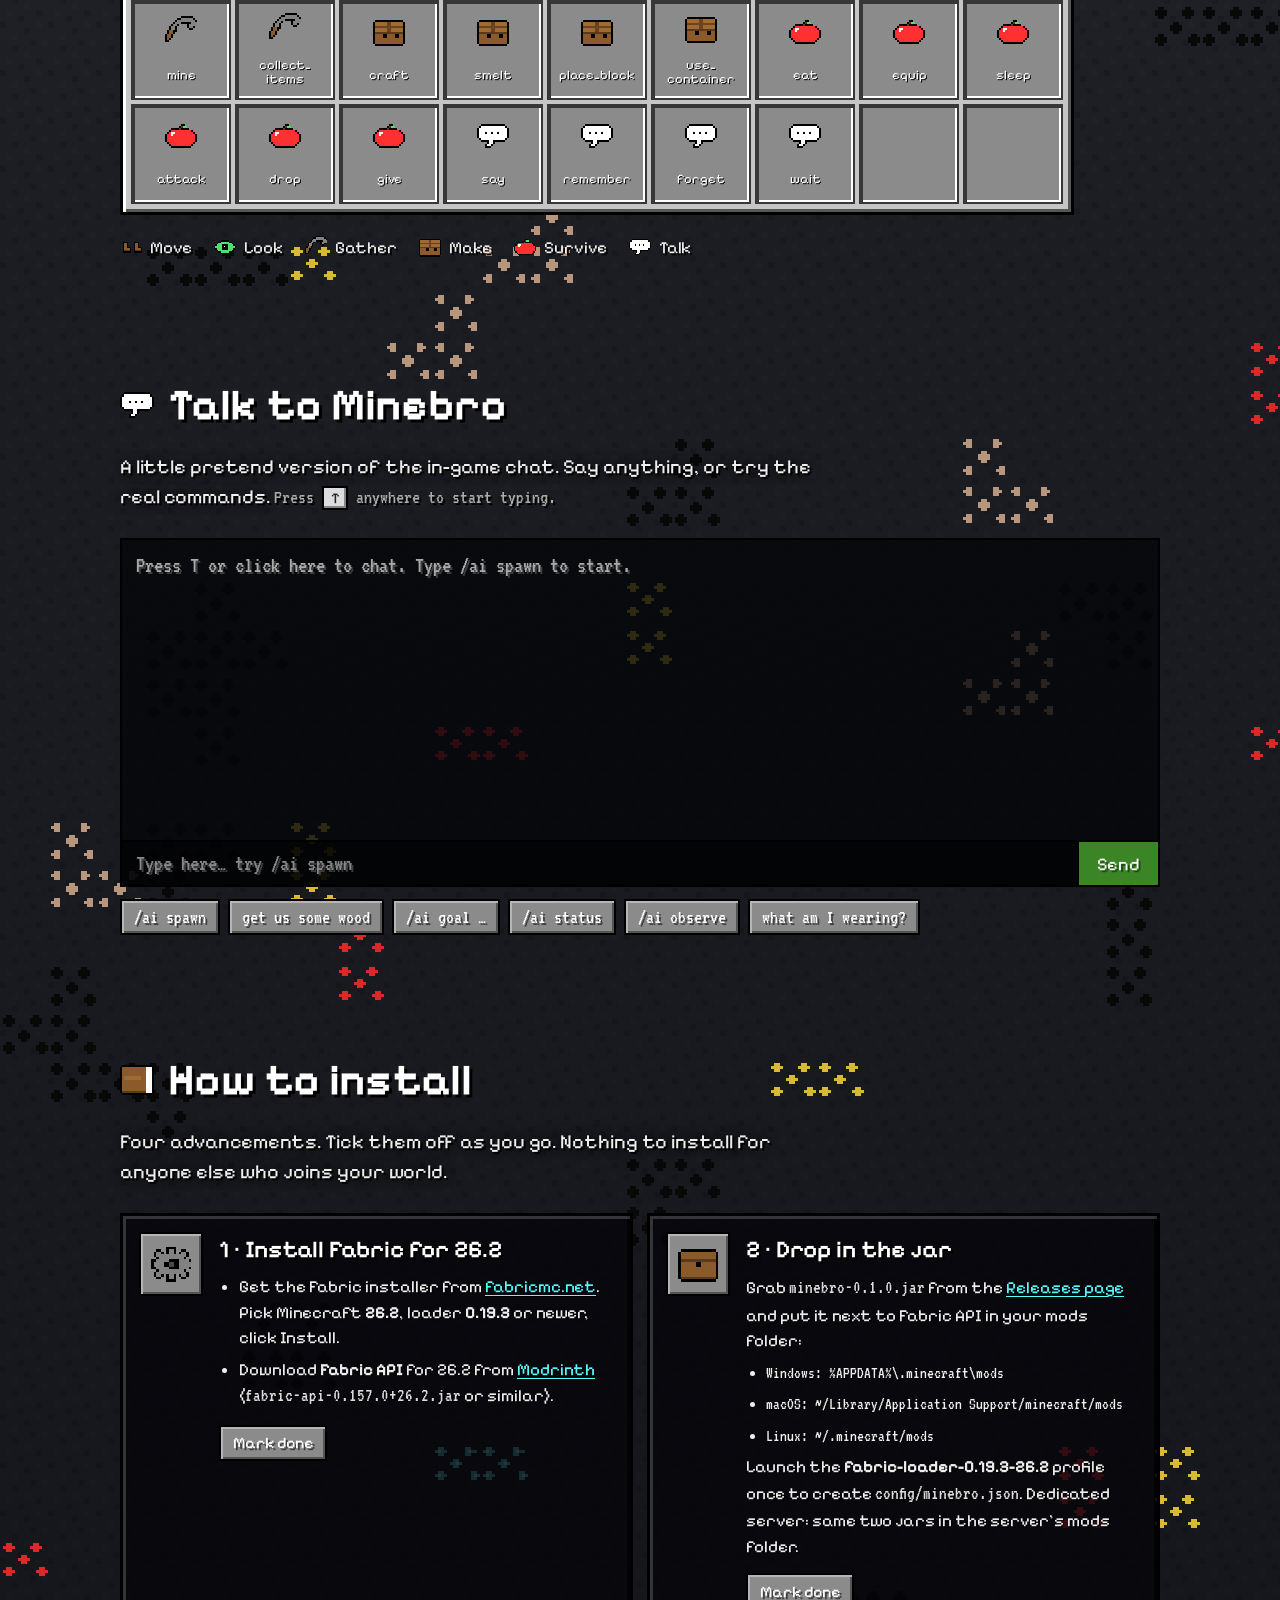
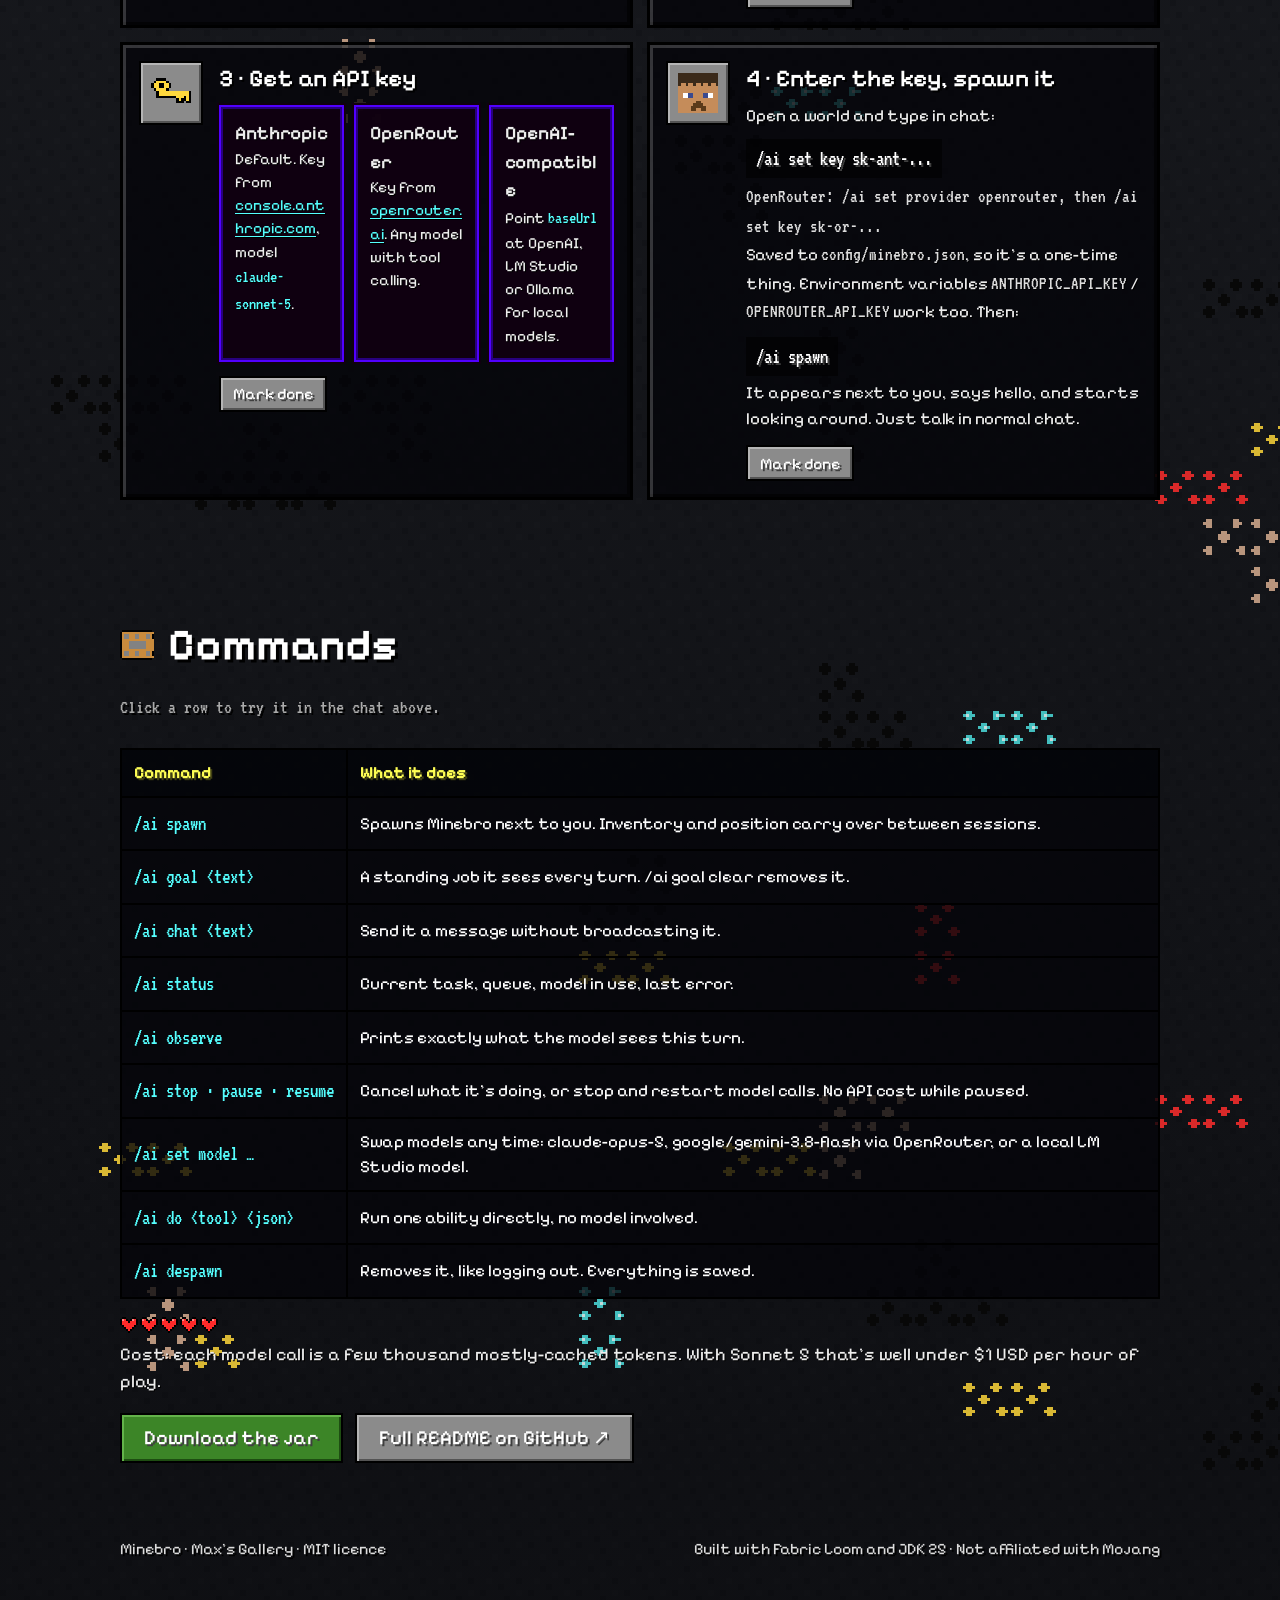
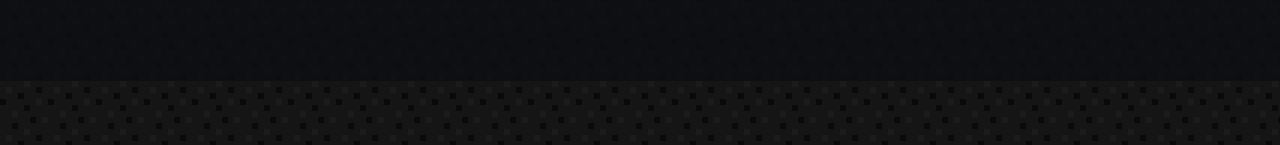
<file: projects/minebro.html>
<!DOCTYPE html>
<html lang="en">
<head>
  <meta charset="UTF-8" />
  <meta name="viewport" content="width=device-width, initial-scale=1.0" />
  <title>Minebro — an AI teammate for Minecraft</title>
  <meta name="description" content="Minebro is a Fabric mod for Minecraft 26.2 that adds a second player controlled by a language model. It joins your world, chops, crafts, mines, fights and talks to you in chat." />
  <link rel="preconnect" href="https://fonts.googleapis.com" />
  <link rel="preconnect" href="https://fonts.gstatic.com" crossorigin />
  <link href="https://fonts.googleapis.com/css2?family=Pixelify+Sans:wght@400;500;600;700&family=VT323&display=swap" rel="stylesheet" />
  <style>
    /* =====================================================
       MINEBRO — the page is a Minecraft world.
       Day/night lever, ore-veined underground, hotbar navigation
       (keys 1–9), XP bar, advancements, tooltips, a chat demo.
       ===================================================== */
    :root {
      --sky-top: #0b1020; --sky-bot: #1d2b4a;
      --hill-far: #16283a; --hill-near: #1c3b2c;
      --leaf: #2c5a2e; --trunk: #3a2a1a;
      --stars: 1; --sun: 0; --moon: 1;
      --grass: #5d9c3a; --dirt: #79553a;
      --btn: #8b8b8b; --btn-light: #b5b5b5; --btn-dark: #545454; --btn-hover: #7f8fd1;
      --white: #ffffff; --grey: #aaaaaa; --yellow: #ffff55; --green: #55ff55; --aqua: #55ffff; --xp: #7dff4a;
      --tip-bg: rgba(16, 0, 16, 0.95); --tip-border: #5000ff; --tip-border2: #28007f;
      --pixel: 'Pixelify Sans', 'Segoe UI', sans-serif;
      --mono: 'VT323', ui-monospace, monospace;
      --dirt-tile: url("data:image/svg+xml,%3Csvg xmlns='http://www.w3.org/2000/svg' width='8' height='8' shape-rendering='crispEdges'%3E%3Crect width='8' height='8' fill='%2379553a'/%3E%3Cg fill='%238a6644'%3E%3Crect x='1' y='0' width='1' height='1'/%3E%3Crect x='4' y='1' width='1' height='1'/%3E%3Crect x='6' y='2' width='1' height='1'/%3E%3Crect x='2' y='3' width='1' height='1'/%3E%3Crect x='0' y='5' width='1' height='1'/%3E%3Crect x='5' y='5' width='1' height='1'/%3E%3Crect x='3' y='6' width='1' height='1'/%3E%3Crect x='7' y='7' width='1' height='1'/%3E%3Crect x='6' y='6' width='1' height='1'/%3E%3C/g%3E%3Cg fill='%235e4027'%3E%3Crect x='3' y='0' width='1' height='1'/%3E%3Crect x='0' y='2' width='1' height='1'/%3E%3Crect x='5' y='3' width='1' height='1'/%3E%3Crect x='7' y='4' width='1' height='1'/%3E%3Crect x='2' y='5' width='1' height='1'/%3E%3Crect x='1' y='7' width='1' height='1'/%3E%3Crect x='4' y='7' width='1' height='1'/%3E%3Crect x='6' y='4' width='1' height='1'/%3E%3C/g%3E%3C/svg%3E");
      --grass-tile: url("data:image/svg+xml,%3Csvg xmlns='http://www.w3.org/2000/svg' width='8' height='8' shape-rendering='crispEdges'%3E%3Crect width='8' height='8' fill='%235d9c3a'/%3E%3Cg fill='%236fb04a'%3E%3Crect x='0' y='0' width='1' height='1'/%3E%3Crect x='3' y='1' width='1' height='1'/%3E%3Crect x='6' y='1' width='1' height='1'/%3E%3Crect x='1' y='3' width='1' height='1'/%3E%3Crect x='5' y='4' width='1' height='1'/%3E%3Crect x='2' y='6' width='1' height='1'/%3E%3Crect x='7' y='6' width='1' height='1'/%3E%3Crect x='4' y='7' width='1' height='1'/%3E%3C/g%3E%3Cg fill='%234a8a2c'%3E%3Crect x='2' y='0' width='1' height='1'/%3E%3Crect x='5' y='2' width='1' height='1'/%3E%3Crect x='0' y='4' width='1' height='1'/%3E%3Crect x='3' y='5' width='1' height='1'/%3E%3Crect x='6' y='5' width='1' height='1'/%3E%3Crect x='1' y='6' width='1' height='1'/%3E%3Crect x='7' y='3' width='1' height='1'/%3E%3C/g%3E%3C/svg%3E");
      --stone-tile: url("data:image/svg+xml,%3Csvg xmlns='http://www.w3.org/2000/svg' width='8' height='8' shape-rendering='crispEdges'%3E%3Crect width='8' height='8' fill='%23828282'/%3E%3Cg fill='%23909090'%3E%3Crect x='1' y='1' width='1' height='1'/%3E%3Crect x='4' y='0' width='1' height='1'/%3E%3Crect x='6' y='3' width='1' height='1'/%3E%3Crect x='2' y='5' width='1' height='1'/%3E%3Crect x='7' y='6' width='1' height='1'/%3E%3C/g%3E%3Cg fill='%236b6b6b'%3E%3Crect x='0' y='3' width='1' height='1'/%3E%3Crect x='3' y='2' width='1' height='1'/%3E%3Crect x='5' y='6' width='1' height='1'/%3E%3Crect x='2' y='7' width='1' height='1'/%3E%3Crect x='6' y='1' width='1' height='1'/%3E%3Crect x='4' y='4' width='1' height='1'/%3E%3C/g%3E%3C/svg%3E");
    }
    body.day {
      --sky-top: #4f8cff; --sky-bot: #bcd8ff;
      --hill-far: #5b8fb8; --hill-near: #3f8f4f;
      --leaf: #3f9a3a; --trunk: #5a3d24;
      --stars: 0; --sun: 1; --moon: 0;
    }
    *, *::before, *::after { box-sizing: border-box; }
    html { scroll-behavior: smooth; }
    body {
      margin: 0; background: var(--sky-bot); color: var(--white);
      font-family: var(--pixel); font-size: 19px; line-height: 1.5;
      -webkit-font-smoothing: none; overflow-x: hidden;
      transition: background 1.2s ease;
    }
    a { color: inherit; text-decoration: none; }
    ::selection { background: var(--green); color: #000; }
    section[id], header[id] { scroll-margin-top: 20px; }

    /* ---------- shared bits ---------- */
    .ico { display: inline-block; width: 26px; height: 26px; background: no-repeat center / contain; image-rendering: pixelated; flex: none; }
    .mc-btn {
      display: inline-flex; align-items: center; justify-content: center; gap: 10px;
      min-height: 46px; padding: 8px 22px; background: var(--btn); border: 2px solid #000;
      box-shadow: inset 2px 2px 0 var(--btn-light), inset -2px -2px 0 var(--btn-dark);
      color: var(--white); text-shadow: 2px 2px 0 #3f3f3f; font-family: var(--pixel); font-size: 20px; font-weight: 500;
      cursor: pointer; user-select: none;
    }
    .mc-btn:hover { background: var(--btn-hover); box-shadow: inset 2px 2px 0 #a3b0e6, inset -2px -2px 0 #4a5a9c; color: #ffffa0; }
    .mc-btn:active { box-shadow: inset -2px -2px 0 var(--btn-light), inset 2px 2px 0 var(--btn-dark); transform: translateY(1px); }
    .mc-btn--green { background: #3c8527; box-shadow: inset 2px 2px 0 #63b34a, inset -2px -2px 0 #1e4d12; }
    .mc-btn--green:hover { background: #4aa032; box-shadow: inset 2px 2px 0 #7ccb63, inset -2px -2px 0 #1e4d12; color: #fff; }
    .mc-btn--sm { min-height: 36px; padding: 4px 12px; font-size: 16px; }
    .mc-btn.done { background: #3c8527; box-shadow: inset 2px 2px 0 #63b34a, inset -2px -2px 0 #1e4d12; }
    .panel {
      background: var(--tip-bg); border: 2px solid var(--tip-border); outline: 2px solid #100010;
      box-shadow: inset 0 0 0 2px var(--tip-border2); padding: 20px 22px;
    }
    .panel__t { margin: 0 0 8px; color: var(--yellow); font-size: 23px; font-weight: 600; text-shadow: 2px 2px 0 #3f3f14; }
    .page { max-width: 1120px; margin: 0 auto; padding: 0 clamp(18px, 4vw, 40px); position: relative; z-index: 1; }
    /* below the surface: everything after the hero is underground */
    .below { position: relative; }
    .underground { position: absolute; inset: 0; z-index: 0; overflow: hidden; image-rendering: pixelated;
      background: linear-gradient(180deg, rgba(14, 16, 26, .66) 0%, rgba(8, 10, 16, .84) 45%, rgba(4, 5, 9, .92) 100%), var(--stone-tile) 0 0 / 48px 48px; }
    .underground::before { content: ""; position: absolute; left: 0; right: 0; top: 0; height: 48px; background: var(--dirt-tile) 0 0 / 48px 48px; opacity: .55; }
    .ore { position: absolute; width: 48px; height: 48px; background: no-repeat center / contain; filter: brightness(.85); }
    .bedrock { height: 64px; background: var(--stone-tile) 0 0 / 48px 48px; filter: brightness(.35) contrast(1.3); image-rendering: pixelated; position: relative; z-index: 1; }
    .sec { padding: 72px 0 40px; }
    .sec__h { display: flex; align-items: center; gap: 14px; margin: 0 0 14px; font-size: clamp(30px, 4vw, 44px); font-weight: 700; text-shadow: 3px 3px 0 #000; }
    .sec__h .ico { width: 34px; height: 34px; }
    .sec__lead { margin: 0 0 26px; max-width: 720px; color: #eee; text-shadow: 2px 2px 0 #000, 0 0 12px rgba(0,0,0,.9); font-size: 20px; }
    .hint { font-family: var(--mono); font-size: 20px; color: var(--grey); text-shadow: 2px 2px 0 #000; }
    .kbd { display: inline-block; min-width: 26px; padding: 0 6px; background: #ddd; color: #222; border: 2px solid #000; box-shadow: inset -2px -2px 0 #888; text-shadow: none; font-family: var(--pixel); font-size: 15px; line-height: 20px; text-align: center; }

    /* ---------- HUD (fixed) ---------- */
    .hud-top { position: fixed; top: 12px; left: 14px; right: 14px; z-index: 60; display: flex; justify-content: space-between; align-items: flex-start; pointer-events: none; }
    .hud-top > * { pointer-events: auto; }
    .back { display: inline-flex; align-items: center; gap: 8px; padding: 6px 10px; background: rgba(0,0,0,.55); border: 2px solid #000; font-size: 16px; text-shadow: 2px 2px 0 #000; color: #ddd; }
    .back:hover { color: #fff; background: rgba(0,0,0,.75); }
    .hud-bot { position: fixed; left: 50%; bottom: 12px; transform: translateX(-50%); z-index: 60; display: flex; flex-direction: column; align-items: center; gap: 0; }
    /* item name sits above the level number, like the game */
    .hotname { font-size: 22px; color: #fff; text-shadow: 2px 2px 0 #3f3f3f; opacity: 0; transition: opacity .6s ease; min-height: 28px; margin-bottom: 8px; line-height: 1; }
    .hotname.show { opacity: 1; transition: none; }
    .coords { position: fixed; left: 14px; top: 56px; z-index: 60; font-family: var(--mono); font-size: 19px; color: #ddd; text-shadow: 2px 2px 0 #000; background: rgba(0,0,0,.45); padding: 2px 8px; pointer-events: none; }
    .hotbar { display: flex; background: rgba(0,0,0,.65); border: 2px solid #000; padding: 2px; }
    .hotbar a { width: 44px; height: 44px; display: grid; place-items: center; position: relative; box-shadow: inset 2px 2px 0 rgba(0,0,0,.6), inset -2px -2px 0 rgba(255,255,255,.22); }
    .hotbar a:hover { background: rgba(255,255,255,.08); }
    .hotbar a.sel { outline: 3px solid #fff; outline-offset: -1px; z-index: 1; }
    .hotbar a::after { content: attr(data-n); position: absolute; left: 3px; top: 0; font-family: var(--mono); font-size: 14px; color: #bbb; text-shadow: 1px 1px 0 #000; }
    .hotbar .ico { width: 30px; height: 30px; }

    /* ---------- tooltip + toasts ---------- */
    .tipf { position: fixed; left: 0; top: 0; z-index: 80; pointer-events: none; max-width: 320px; opacity: 0; transition: opacity .12s; padding: 8px 12px; background: var(--tip-bg); border: 2px solid var(--tip-border); outline: 2px solid #100010; box-shadow: inset 0 0 0 2px var(--tip-border2); font-size: 16px; line-height: 1.3; }
    .tipf.on { opacity: 1; }
    .tipf b { display: block; color: #fff; font-size: 18px; font-weight: 600; margin-bottom: 2px; }
    .tipf span { color: var(--grey); }
    .toasts { position: fixed; top: 70px; right: 14px; z-index: 70; display: flex; flex-direction: column; gap: 8px; pointer-events: none; }
    .toast {
      width: 330px; padding: 10px 12px; display: grid; grid-template-columns: 40px minmax(0, 1fr); gap: 12px; align-items: center;
      background: #c6c6c6; border: 3px solid #000; box-shadow: inset 3px 3px 0 #fff, inset -3px -3px 0 #555;
      color: #3f3f3f; animation: toast-in .45s steps(5) both, toast-out .45s steps(5) 3.4s forwards;
    }
    .toast .ico { width: 36px; height: 36px; }
    .toast b { display: block; color: #d8a600; font-size: 16px; font-weight: 700; text-shadow: 1px 1px 0 #6b5200; }
    .toast span { font-size: 17px; }
    @keyframes toast-in { from { transform: translateX(120%); } to { transform: none; } }
    @keyframes toast-out { to { transform: translateX(120%); opacity: 0; } }

    /* ---------- the world (hero) ---------- */
    .world { position: relative; height: 100vh; min-height: 680px; overflow: hidden; }
    .sky { position: absolute; inset: 0; background: linear-gradient(180deg, var(--sky-top), var(--sky-bot)); transition: background 1.2s ease; }
    .stars { position: absolute; inset: 0; opacity: var(--stars); transition: opacity 1.2s;
      background-image: radial-gradient(1.5px 1.5px at 12% 18%, #fff 50%, transparent 51%), radial-gradient(1.5px 1.5px at 33% 8%, #fff 50%, transparent 51%), radial-gradient(2px 2px at 48% 26%, #cfe3ff 50%, transparent 51%), radial-gradient(1.5px 1.5px at 67% 14%, #fff 50%, transparent 51%), radial-gradient(2px 2px at 81% 30%, #fff 50%, transparent 51%), radial-gradient(1.5px 1.5px at 92% 9%, #cfe3ff 50%, transparent 51%), radial-gradient(1.5px 1.5px at 22% 40%, #fff 50%, transparent 51%), radial-gradient(1.5px 1.5px at 58% 44%, #fff 50%, transparent 51%), radial-gradient(2px 2px at 75% 52%, #cfe3ff 50%, transparent 51%), radial-gradient(1.5px 1.5px at 8% 60%, #fff 50%, transparent 51%), radial-gradient(1.5px 1.5px at 40% 62%, #fff 50%, transparent 51%); }
    .moon { position: absolute; top: 12%; right: 14%; width: 56px; height: 56px; background: #e9e9e9; box-shadow: inset -10px -6px 0 0 #b8b8b8; opacity: var(--moon); transition: opacity 1.2s; }
    .sun { position: absolute; top: 10%; left: 12%; width: 64px; height: 64px; background: #fff7a8; box-shadow: 0 0 0 6px rgba(255,247,168,.25), 0 0 40px rgba(255,247,168,.5); opacity: var(--sun); transition: opacity 1.2s; }
    .cloud { position: absolute; height: 16px; width: 64px; background: rgba(255,255,255,.9); box-shadow: 16px -16px 0 rgba(255,255,255,.9), 32px -16px 0 rgba(255,255,255,.9), 48px 0 0 rgba(255,255,255,.9), -16px 0 0 rgba(255,255,255,.9), 64px -8px 0 rgba(255,255,255,.9); opacity: calc(.25 + var(--sun) * .75); animation: cloud linear infinite; }
    @keyframes cloud { from { transform: translateX(-140px); } to { transform: translateX(calc(100vw + 140px)); } }
    .hills { position: absolute; left: 0; right: 0; bottom: 96px; height: 260px; background: var(--hill-far); transition: background 1.2s;
      clip-path: polygon(0 100%, 0 70%, 6% 70%, 6% 55%, 14% 55%, 14% 40%, 22% 40%, 22% 60%, 30% 60%, 30% 45%, 40% 45%, 40% 30%, 48% 30%, 48% 50%, 58% 50%, 58% 62%, 66% 62%, 66% 38%, 74% 38%, 74% 52%, 84% 52%, 84% 35%, 92% 35%, 92% 58%, 100% 58%, 100% 100%); }
    .hills2 { position: absolute; left: 0; right: 0; bottom: 96px; height: 150px; background: var(--hill-near); transition: background 1.2s;
      clip-path: polygon(0 100%, 0 60%, 10% 60%, 10% 40%, 18% 40%, 18% 70%, 34% 70%, 34% 50%, 44% 50%, 44% 80%, 60% 80%, 60% 45%, 70% 45%, 70% 65%, 82% 65%, 82% 35%, 90% 35%, 90% 75%, 100% 75%, 100% 100%); }
    .tree { position: absolute; bottom: 96px; width: 32px; }
    .tree i { display: block; width: 32px; height: 64px; background: var(--trunk); margin: 0 auto; transition: background 1.2s; }
    .tree b { position: absolute; left: -32px; top: -64px; width: 96px; height: 80px; background: var(--leaf); box-shadow: 0 -24px 0 -8px var(--leaf); transition: background 1.2s, box-shadow 1.2s; }
    .ground { position: absolute; left: 0; right: 0; bottom: 0; height: 96px; image-rendering: pixelated;
      background: var(--grass-tile) top left / 48px 12px repeat-x, var(--dirt-tile) 0 0 / 48px 48px; }
    .ground::after { content: ""; position: absolute; left: 0; right: 0; top: 12px; height: 3px; background: #4a8a2c; opacity: .6; }

    /* character */
    .bro { position: absolute; bottom: 96px; left: 20%; width: 64px; height: 128px; image-rendering: pixelated; transition: left 0s linear; z-index: 3; }
    .bro__tag { position: absolute; left: 50%; top: -30px; transform: translateX(-50%); padding: 1px 6px; background: rgba(0,0,0,.4); font-family: var(--mono); font-size: 20px; color: #fff; white-space: nowrap; }
    .bro__say { position: absolute; left: 50%; top: -70px; transform: translateX(-50%); padding: 4px 8px; background: rgba(0,0,0,.6); font-family: var(--mono); font-size: 19px; color: var(--yellow); white-space: nowrap; opacity: 0; transition: opacity .3s; }
    .bro__say.on { opacity: 1; }
    .bro__flip { position: absolute; inset: 0; }
    .bro.flip .bro__flip { transform: scaleX(-1); }
    .bro__body { position: absolute; inset: 0; animation: idle 2.6s ease-in-out infinite; }
    .bro.walk .bro__body { animation: none; }
    .bro.jump .bro__body { animation: jump .6s cubic-bezier(.3,.9,.4,1); }
    @keyframes idle { 50% { transform: translateY(-2px); } }
    @keyframes jump { 40% { transform: translateY(-46px); } }
    .bro .part { position: absolute; border: 2px solid rgba(0,0,0,.35); }
    .bro .head { left: 16px; top: 0; width: 32px; height: 32px; background: #c58c5a; box-shadow: inset 0 8px 0 #3b2a1a; z-index: 2; }
    .bro .head::before, .bro .head::after { content: ""; position: absolute; top: 14px; width: 6px; height: 4px; background: #fff; box-shadow: 2px 0 0 #3a4a8f; }
    .bro .head::before { left: 4px; } .bro .head::after { right: 6px; }
    .bro .torso { left: 16px; top: 32px; width: 32px; height: 48px; background: #00a8a8; z-index: 1; }
    .bro .arm { top: 32px; width: 16px; height: 48px; background: linear-gradient(#00a8a8 0 30%, #c58c5a 30%); transform-origin: 50% 4px; }
    .bro .arm.l { left: 0; } .bro .arm.r { left: 48px; }
    .bro .leg { top: 80px; width: 16px; height: 48px; background: #3c3c8c; transform-origin: 50% 2px; }
    .bro .leg.l { left: 16px; } .bro .leg.r { left: 32px; }
    .bro.walk .leg.l, .bro.walk .arm.r { animation: swing .55s ease-in-out infinite alternate; }
    .bro.walk .leg.r, .bro.walk .arm.l { animation: swing .55s ease-in-out infinite alternate-reverse; }
    @keyframes swing { from { transform: rotate(-28deg); } to { transform: rotate(28deg); } }
    .bro.wave .arm.r { animation: wave .45s ease-in-out 3 alternate; }
    @keyframes wave { from { transform: rotate(-150deg); } to { transform: rotate(-190deg); } }

    .lever { position: absolute; top: 74px; left: 50%; transform: translateX(-50%); z-index: 4; }
    .title { position: absolute; left: 0; right: 0; top: 50%; transform: translateY(-58%); text-align: center; z-index: 4; padding: 0 20px; pointer-events: none; }
    .title > * { pointer-events: auto; }
    .logo { display: inline-block; position: relative; margin: 0; font-size: clamp(64px, 12vw, 150px); line-height: .9; font-weight: 700; letter-spacing: .02em; color: #e3e3e3; text-shadow: 4px 4px 0 #7a7a7a, 8px 8px 0 #3d3d3d, 10px 10px 0 #000; animation: dropin .8s cubic-bezier(.2,.8,.2,1) both; }
    @keyframes dropin { from { transform: translateY(-40px); opacity: 0; } to { transform: none; opacity: 1; } }
    /* like the game: centred just past the logo's bottom-right corner, tilted 20° counterclockwise, pulsing twice a second */
    .splash { position: absolute; left: 100%; bottom: 26%; color: var(--yellow); text-shadow: 3px 3px 0 #3f3f00; font-size: clamp(12px, 1.55vw, 21px); font-weight: 600; white-space: nowrap; transform: translate(-50%, 50%) rotate(-20deg); animation: splash .25s ease-in-out infinite alternate; z-index: 2; }
    @keyframes splash { from { transform: translate(-50%, 50%) rotate(-20deg) scale(1); } to { transform: translate(-50%, 50%) rotate(-20deg) scale(1.1); } }
    .title__sub { margin: 52px auto 0; max-width: 640px; font-size: 22px; color: #f0f0f0; text-shadow: 2px 2px 0 #000; }
    .title__btns { display: flex; gap: 10px; justify-content: center; flex-wrap: wrap; margin-top: 28px; }
    .title__hint { position: absolute; left: 0; right: 0; bottom: 156px; text-align: center; font-family: var(--mono); font-size: 20px; color: #fff; text-shadow: 2px 2px 0 #000; z-index: 4; animation: blink 1.6s steps(2) infinite; pointer-events: none; }
    @keyframes blink { 50% { opacity: .35; } }

    /* ---------- video ---------- */
    .screen { position: relative; padding: 10px; background: var(--stone-tile); background-size: 40px 40px; image-rendering: pixelated; border: 3px solid #000; box-shadow: inset 3px 3px 0 #a0a0a0, inset -3px -3px 0 #4f4f4f; }
    .screen video { display: block; width: 100%; aspect-ratio: 1280 / 710; background: #000; border: 2px solid #000; image-rendering: auto; }
    .screen__cap { margin-top: 10px; font-family: var(--mono); font-size: 21px; color: #eee; text-shadow: 2px 2px 0 #000; }

    /* ---------- crafting + how ---------- */
    .craft { display: grid; grid-template-columns: auto auto auto; align-items: center; gap: 22px; justify-content: start; margin: 10px 0 24px; }
    .grid3 { display: grid; grid-template-columns: repeat(3, 84px); grid-template-rows: repeat(3, 84px); gap: 6px; padding: 8px; background: #8b8b8b; border: 2px solid #000; box-shadow: inset 2px 2px 0 #fff, inset -2px -2px 0 #555; }
    .slot { display: grid; place-items: center; text-align: center; background: #8b8b8b; border: 2px solid #373737; box-shadow: inset 2px 2px 0 #373737, inset -2px -2px 0 #fff; font-size: 13.5px; line-height: 1.1; padding: 6px; color: #fff; text-shadow: 1px 1px 0 #000; cursor: help; min-width: 0; overflow-wrap: anywhere; }
    .slot:hover { background: #a3a3a3; }
    .slot .ico { width: 32px; height: 32px; margin: 0 auto 4px; }
    .arrow { font-size: 60px; color: #fff; text-shadow: 3px 3px 0 #000; line-height: 1; }
    .result { width: 120px; height: 120px; padding: 8px; background: #8b8b8b; border: 2px solid #000; box-shadow: inset 2px 2px 0 #fff, inset -2px -2px 0 #555; }
    .result .slot { width: 100%; height: 100%; font-size: 15px; }
    .result .slot .ico { width: 48px; height: 48px; }
    .craft:hover .result .slot { background: #b3d38f; }
    .how { display: grid; grid-template-columns: repeat(2, minmax(0, 1fr)); gap: 16px; }
    .how .panel { transition: transform .2s steps(2); }
    .how .panel:hover { transform: translateY(-3px); }
    .how .panel p { margin: 0; font-size: 17.5px; color: #eee; }
    .how .panel code { font-family: var(--mono); font-size: 20px; color: var(--aqua); }

    /* ---------- inventory (abilities) ---------- */
    .inv { display: inline-grid; grid-template-columns: repeat(9, 100px); gap: 4px; padding: 8px; background: #c6c6c6; border: 3px solid #000; box-shadow: inset 3px 3px 0 #fff, inset -3px -3px 0 #555; max-width: 100%; }
    .inv .slot { width: 100px; height: 100px; cursor: pointer; font-size: 13px; padding: 6px 4px; overflow: hidden; }
    .inv .slot span { display: block; max-width: 100%; overflow-wrap: anywhere; word-break: break-word; line-height: 1.05; }
    .inv .slot.empty { cursor: default; }
    .inv .slot:active { transform: translateY(1px); }
    .inv-wrap { overflow-x: auto; padding-bottom: 8px; }
    .cat { display: flex; gap: 10px 22px; flex-wrap: wrap; margin: 12px 0 0; font-size: 17px; color: #eee; text-shadow: 2px 2px 0 #000; align-items: center; }
    .cat span { display: inline-flex; align-items: center; gap: 8px; }
    .cat .ico { width: 22px; height: 22px; }

    /* ---------- chat demo ---------- */
    .chatbox { background: rgba(4,5,9,.8); border: 2px solid #000; font-family: var(--mono); font-size: 23px; line-height: 1.25; text-shadow: 2px 2px 0 #3f3f3f; }
    .chatlog { height: 300px; overflow-y: auto; padding: 12px 14px; display: flex; flex-direction: column; gap: 2px; scroll-behavior: smooth; }
    .chatlog b { font-weight: 400; color: var(--aqua); }
    .chatlog i { font-style: normal; color: var(--yellow); }
    .chatlog .sys { color: var(--yellow); }
    .chatlog .gray { color: var(--grey); }
    .chatlog .err { color: #ff5555; }
    .chatrow { display: flex; border-top: 2px solid #000; background: rgba(0,0,0,.6); }
    .chatrow input { flex: 1; min-width: 0; background: transparent; border: 0; outline: 0; padding: 10px 14px; color: #fff; font-family: var(--mono); font-size: 23px; text-shadow: 2px 2px 0 #3f3f3f; }
    .chatrow input::placeholder { color: #888; }
    .chatrow button { border: 0; border-left: 2px solid #000; background: #3c8527; color: #fff; font-family: var(--pixel); font-size: 18px; padding: 0 18px; cursor: pointer; text-shadow: 2px 2px 0 #1e4d12; }
    .chatrow button:hover { background: #4aa032; }
    .quick { display: flex; gap: 8px; flex-wrap: wrap; margin-top: 12px; }
    .quick .mc-btn { font-family: var(--mono); font-size: 20px; text-shadow: 2px 2px 0 #3f3f3f; }

    /* ---------- install (advancements) ---------- */
    .adv { display: grid; grid-template-columns: repeat(2, minmax(0, 1fr)); gap: 14px; }
    .adv__c { display: grid; grid-template-columns: 64px minmax(0, 1fr); gap: 16px; align-items: start; padding: 16px; background: rgba(4,5,9,.78); border: 3px solid #000; box-shadow: inset 3px 3px 0 rgba(255,255,255,.18), inset -3px -3px 0 rgba(0,0,0,.6); transition: box-shadow .2s steps(2); }
    .adv__c.done { box-shadow: inset 3px 3px 0 #63b34a, inset -3px -3px 0 #1e4d12, 0 0 0 3px #3c8527; }
    .adv__i { width: 64px; height: 64px; display: grid; place-items: center; background: #8b8b8b; border: 2px solid #000; box-shadow: inset 2px 2px 0 #b5b5b5, inset -2px -2px 0 #545454; }
    .adv__i .ico { width: 40px; height: 40px; }
    .adv__c h3 { margin: 0 0 6px; font-size: 24px; font-weight: 600; text-shadow: 2px 2px 0 #000; }
    .adv__c p, .adv__c li { margin: 0 0 6px; font-size: 17px; color: #eee; text-shadow: 1px 1px 0 #000; }
    .adv__c ul { margin: 0 0 6px; padding-left: 20px; }
    .adv__c .lnk { color: var(--aqua); text-decoration: underline; text-underline-offset: 3px; }
    .adv__c .paths { font-family: var(--mono); font-size: 19px; color: #ddd; overflow-wrap: anywhere; }
    .adv__c > div, .panel, .how .panel p, table.cmds td { min-width: 0; overflow-wrap: anywhere; }
    .adv__c .cmd { display: inline-block; margin: 4px 0; padding: 4px 10px; background: rgba(0,0,0,.6); font-family: var(--mono); font-size: 21px; color: #fff; text-shadow: 2px 2px 0 #3f3f3f; }
    .adv__c .mc-btn { margin-top: 8px; }
    .providers { display: grid; grid-template-columns: repeat(3, minmax(0, 1fr)); gap: 10px; margin: 8px 0 6px; }
    .providers .panel { padding: 12px 14px; }
    .providers .panel__t { font-size: 19px; }
    .providers p { margin: 0; font-size: 15.5px; color: #eee; }
    .providers code { font-family: var(--mono); font-size: 18px; color: var(--aqua); }

    table.cmds { width: 100%; border-collapse: collapse; margin-top: 8px; font-size: 17px; }
    table.cmds th, table.cmds td { text-align: left; padding: 10px 12px; border: 2px solid #000; background: rgba(4,5,9,.78); }
    table.cmds th { background: rgba(4,5,9,.92); color: var(--yellow); text-shadow: 2px 2px 0 #3f3f14; }
    table.cmds td:first-child { font-family: var(--mono); font-size: 21px; color: var(--aqua); white-space: nowrap; }
    table.cmds tr { cursor: pointer; }
    table.cmds tbody tr:hover td { background: rgba(80,0,255,.25); }
    .cost { display: flex; gap: 8px; align-items: center; margin-top: 18px; font-size: 18px; color: #eee; text-shadow: 1px 1px 0 #000; flex-wrap: wrap; }
    .hearts { display: inline-flex; gap: 2px; }
    .hearts i { width: 18px; height: 16px; background: url("data:image/svg+xml,%3Csvg xmlns='http://www.w3.org/2000/svg' viewBox='0 0 9 8' shape-rendering='crispEdges'%3E%3Cpath fill='%23000' d='M1 0h2v1h1v1h1V1h1V0h2v1h1v3H8v1H7v1H6v1H5v1H4V7H3V6H2V5H1V4H0V1h1z'/%3E%3Cpath fill='%23ff2a2a' d='M1 1h2v1h1v1h1V2h1V1h2v3H7v1H6v1H5v1H4V6H3V5H2V4H1z'/%3E%3Cpath fill='%23ff8a8a' d='M1 1h1v1H1zM6 1h1v1H6z'/%3E%3C/svg%3E") no-repeat center / contain; image-rendering: pixelated; }
    .links { display: flex; gap: 12px; flex-wrap: wrap; margin-top: 18px; }
    .foot { padding: 34px 0 120px; display: flex; justify-content: space-between; gap: 16px; flex-wrap: wrap; font-size: 16px; color: #ddd; text-shadow: 2px 2px 0 #000; }

    @media (max-width: 860px) {
      .how, .providers, .adv { grid-template-columns: minmax(0, 1fr); }
      .craft { grid-template-columns: minmax(0, 1fr); justify-items: start; }
      .arrow { transform: rotate(90deg); }
      .splash { left: 50%; bottom: -58%; font-size: 13px; transform: translate(-50%, 0) rotate(-20deg); animation: none; }
      .hotbar a { width: 36px; height: 36px; } .hotbar .ico { width: 22px; height: 22px; }
      .title__hint { display: none; }
      .bro { left: 8%; }
      .lever { top: 104px; font-size: 13px; }
      .chatlog { height: 240px; font-size: 19px; } .chatrow input { font-size: 19px; }
      .inv { grid-template-columns: repeat(9, 68px); } .inv .slot { width: 68px; height: 68px; font-size: 10.5px; padding: 4px 2px; } .inv .slot .ico { width: 20px; height: 20px; margin-bottom: 3px; }
      table.cmds td:first-child { white-space: normal; }
    }
  </style>
</head>
<body>

  <!-- ===== HUD ===== -->
  <div class="hud-top">
    <a class="back" href="../index.html">← Max's Gallery</a>
  </div>
  <div class="coords" id="coords">XYZ: 118 / 63 / -37</div>
  <div class="hud-bot">
    <div class="hotname" id="hotname"></div>
    <nav class="hotbar" id="hotbar" aria-label="Sections">
      <a href="#top" data-n="1" data-name="Title screen" title="Title screen"><i class="ico" data-icon="grass"></i></a>
      <a href="#watch" data-n="2" data-name="Watch it play" title="Watch it play"><i class="ico" data-icon="play"></i></a>
      <a href="#how" data-n="3" data-name="How it works" title="How it works"><i class="ico" data-icon="table"></i></a>
      <a href="#abilities" data-n="4" data-name="What it can do" title="What it can do"><i class="ico" data-icon="chest"></i></a>
      <a href="#chat" data-n="5" data-name="Talk to Minebro" title="Talk to Minebro"><i class="ico" data-icon="bubble"></i></a>
      <a href="#install" data-n="6" data-name="How to install" title="How to install"><i class="ico" data-icon="book"></i></a>
      <a href="#commands" data-n="7" data-name="Commands" title="Commands"><i class="ico" data-icon="cmd"></i></a>
      <a href="https://github.com/maxwitanowski/Minebro/releases" target="_blank" rel="noopener" data-n="8" data-name="Download the jar" title="Download the jar"><i class="ico" data-icon="diamond"></i></a>
      <a href="https://github.com/maxwitanowski/Minebro" target="_blank" rel="noopener" data-n="9" data-name="Source on GitHub" title="Source on GitHub"><i class="ico" data-icon="github"></i></a>
    </nav>
  </div>
  <div class="tipf" id="tipf"><b></b><span></span></div>
  <div class="toasts" id="toasts"></div>

  <!-- ===== THE WORLD ===== -->
  <header class="world" id="top">
    <div class="sky"></div>
    <div class="stars"></div>
    <div class="sun"></div>
    <div class="moon"></div>
    <div class="cloud" style="top: 14%; animation-duration: 70s; animation-delay: -20s;"></div>
    <div class="cloud" style="top: 26%; animation-duration: 95s; animation-delay: -60s; transform: scale(.7);"></div>
    <div class="cloud" style="top: 8%; animation-duration: 120s; animation-delay: -90s; transform: scale(1.3);"></div>
    <div class="hills"></div>
    <div class="hills2"></div>
    <div class="tree" style="left: 6%;"><b></b><i></i></div>
    <div class="tree" style="left: 78%;"><b></b><i></i></div>
    <div class="tree" style="left: 90%; transform: scale(.8); transform-origin: bottom;"><b></b><i></i></div>

    <button class="mc-btn mc-btn--sm lever" id="lever" data-tip-title="Lever" data-tip="Flips the sun and moon. Minebro can sleep through the night if you ask.">☾ Night · switch to day</button>

    <div class="title">
      <h1 class="logo">MINEBRO<span class="splash" aria-hidden="true">Now with a second player!</span></h1>
      <p class="title__sub">An AI teammate for Minecraft. It joins your world as a real player, chops trees, crafts tools, mines, fights, eats, sleeps, and talks to you in chat.</p>
      <div class="title__btns">
        <a class="mc-btn mc-btn--green" href="https://github.com/maxwitanowski/Minebro/releases" target="_blank" rel="noopener">Download minebro-0.1.0.jar</a>
        <a class="mc-btn" href="#watch">Watch it play</a>
        <a class="mc-btn" href="#chat">Talk to it</a>
      </div>
    </div>

    <div class="title__hint">Keys <span class="kbd">1</span>–<span class="kbd">9</span> jump between sections · <span class="kbd">T</span> opens chat</div>
    <div class="ground" aria-hidden="true"></div>
  </header>

  <div class="below">
  <div class="underground" id="underground" aria-hidden="true"></div>
  <div class="page">
    <!-- ===== WATCH ===== -->
    <section class="sec" id="watch">
      <h2 class="sec__h"><i class="ico" data-icon="play"></i>Watch it play</h2>
      <p class="sec__lead">Minebro in a fresh singleplayer world, recorded 14 September 2026. No scripts, no cheats. It only knows about what it can actually see.</p>
      <div class="screen">
        <video id="demo" autoplay muted loop playsinline preload="auto" poster="media/minebro-poster.jpg" aria-label="Minebro playing Minecraft">
          <source src="media/minebro.mp4" type="video/mp4" />
        </video>
        <div class="screen__cap">Minecraft 26.2 · Singleplayer · Claude Sonnet 5 driving the bot</div>
      </div>
    </section>

    <!-- ===== HOW ===== -->
    <section class="sec" id="how">
      <h2 class="sec__h"><i class="ico" data-icon="table"></i>How it works</h2>
      <p class="sec__lead">A server-side Fabric mod that spawns a real player and runs a loop on its own thread: look around, ask the model what to do, do it, repeat. <span class="hint">Hover the recipe.</span></p>
      <div class="craft" aria-label="Crafting recipe for Minebro">
        <div class="grid3">
          <div class="slot" data-tip-title="Minecraft Java 26.2" data-tip="Works in singleplayer and on dedicated servers. Nothing to install for other players."><i class="ico" data-icon="grass"></i>Minecraft 26.2</div>
          <div class="slot" data-tip-title="Fabric loader 0.19.3+" data-tip="Plus Fabric API. Both jars go in the mods folder."><i class="ico" data-icon="gear"></i>Fabric loader</div>
          <div class="slot" data-tip-title="API key" data-tip="Anthropic, OpenRouter, or any OpenAI-compatible endpoint including local models."><i class="ico" data-icon="key"></i>API key</div>
          <div class="slot" data-tip-title="Vision" data-tip="A few thousand rays cast from its eyes each turn. Only what a ray hits exists for it. No x-ray."><i class="ico" data-icon="eye"></i>Vision (raycasts)</div>
          <div class="slot" data-tip-title="Model loop" data-tip="Observe → call the model with a tool list → run the tools it picks on the server thread → repeat."><i class="ico" data-icon="brain"></i>Model loop</div>
          <div class="slot" data-tip-title="A* pathfinder" data-tip="Block-grid A* for a 1×2 body: walk, jump, drop, swim, dig, pillar, descend."><i class="ico" data-icon="compass"></i>A* pathfinder</div>
          <div class="slot" data-tip-title="Tick controller" data-tip="Runs the current task every tick and sets movement inputs exactly like a client would."><i class="ico" data-icon="clock"></i>Tick controller</div>
          <div class="slot" data-tip-title="Tools &amp; tasks" data-tip="mine, craft, smelt, place, containers, combat, eat, sleep, follow, give, remember…"><i class="ico" data-icon="pickaxe"></i>Tools &amp; tasks</div>
          <div class="slot" data-tip-title="Chat" data-tip="Everything you type reaches it. It answers as &lt;Minebro&gt;."><i class="ico" data-icon="bubble"></i>Chat</div>
        </div>
        <div class="arrow" aria-hidden="true">→</div>
        <div class="result"><div class="slot" data-tip-title="Minebro" data-tip="A second player with its own inventory, health, hunger, death and respawn."><i class="ico" data-icon="steve"></i>Minebro</div></div>
      </div>
      <div class="how">
        <div class="panel"><p class="panel__t">A real player, not a mob</p><p>The bot is a real <code>ServerPlayer</code> on a fake network connection, the same trick the Carpet mod uses for fake players. Vanilla handles its hunger, health, chunk loading, saving, death and respawn. It shows up in the tab list and keeps its inventory between sessions.</p></div>
        <div class="panel"><p class="panel__t">It thinks in a loop</p><p>A brain thread builds an observation of what the bot can see, sends it to the model with a list of tools, then runs whatever the model picks on the server thread. It thinks when you chat, when a task finishes, and otherwise every 30 seconds.</p></div>
        <div class="panel"><p class="panel__t">It plays fair</p><p>Only blocks and mobs hit by its eye rays exist for it. Reach is 4.5 blocks, mining takes the real time for the tool it holds, and it needs line of sight to hit anything. It can see what you hold and wear, but not your inventory, health or hunger.</p></div>
        <div class="panel"><p class="panel__t">Body and brain are separate</p><p>Every tick a controller runs the current task and sets movement inputs like a client would. Pathfinding, digging with vanilla timing and GUI-less crafting all live in the body. The model never touches physics.</p></div>
      </div>
    </section>

    <!-- ===== ABILITIES ===== -->
    <section class="sec" id="abilities">
      <h2 class="sec__h"><i class="ico" data-icon="chest"></i>What it can do</h2>
      <p class="sec__lead">These are the tools the model picks from. <span class="hint">Hover for details, click one to see Minebro use it.</span></p>
      <div class="inv-wrap"><div class="inv" id="inv"></div></div>
      <p class="cat" id="cat"></p>
    </section>

    <!-- ===== CHAT ===== -->
    <section class="sec" id="chat">
      <h2 class="sec__h"><i class="ico" data-icon="bubble"></i>Talk to Minebro</h2>
      <p class="sec__lead">A little pretend version of the in-game chat. Say anything, or try the real commands. <span class="hint">Press <span class="kbd">T</span> anywhere to start typing.</span></p>
      <div class="chatbox">
        <div class="chatlog" id="chatlog"></div>
        <form class="chatrow" id="chatform" autocomplete="off">
          <input id="chatin" type="text" placeholder="Type here… try /ai spawn" maxlength="120" />
          <button type="submit">Send</button>
        </form>
      </div>
      <div class="quick">
        <button class="mc-btn mc-btn--sm" data-say="/ai spawn">/ai spawn</button>
        <button class="mc-btn mc-btn--sm" data-say="hey can you get us some wood">get us some wood</button>
        <button class="mc-btn mc-btn--sm" data-say="/ai goal build a small cobblestone house near spawn">/ai goal …</button>
        <button class="mc-btn mc-btn--sm" data-say="/ai status">/ai status</button>
        <button class="mc-btn mc-btn--sm" data-say="/ai observe">/ai observe</button>
        <button class="mc-btn mc-btn--sm" data-say="what am I wearing?">what am I wearing?</button>
      </div>
    </section>

    <!-- ===== INSTALL ===== -->
    <section class="sec" id="install">
      <h2 class="sec__h"><i class="ico" data-icon="book"></i>How to install</h2>
      <p class="sec__lead">Four advancements. Tick them off as you go. Nothing to install for anyone else who joins your world.</p>
      <div class="adv" id="adv">
        <div class="adv__c" data-adv="Fabric installed">
          <div class="adv__i"><i class="ico" data-icon="gear"></i></div>
          <div>
            <h3>1 · Install Fabric for 26.2</h3>
            <ul>
              <li>Get the Fabric installer from <a class="lnk" href="https://fabricmc.net/use/installer/" target="_blank" rel="noopener">fabricmc.net</a>. Pick Minecraft <b>26.2</b>, loader <b>0.19.3</b> or newer, click Install.</li>
              <li>Download <b>Fabric API</b> for 26.2 from <a class="lnk" href="https://modrinth.com/mod/fabric-api" target="_blank" rel="noopener">Modrinth</a> (<span class="paths">fabric-api-0.157.0+26.2.jar</span> or similar).</li>
            </ul>
            <button class="mc-btn mc-btn--sm" data-done>Mark done</button>
          </div>
        </div>
        <div class="adv__c" data-adv="Minebro in the mods folder">
          <div class="adv__i"><i class="ico" data-icon="chest"></i></div>
          <div>
            <h3>2 · Drop in the jar</h3>
            <p>Grab <span class="paths">minebro-0.1.0.jar</span> from the <a class="lnk" href="https://github.com/maxwitanowski/Minebro/releases" target="_blank" rel="noopener">Releases page</a> and put it next to Fabric API in your mods folder:</p>
            <ul class="paths">
              <li>Windows: %APPDATA%\.minecraft\mods</li>
              <li>macOS: ~/Library/Application Support/minecraft/mods</li>
              <li>Linux: ~/.minecraft/mods</li>
            </ul>
            <p>Launch the <b>fabric-loader-0.19.3-26.2</b> profile once to create <span class="paths">config/minebro.json</span>. Dedicated server: same two jars in the server's mods folder.</p>
            <button class="mc-btn mc-btn--sm" data-done>Mark done</button>
          </div>
        </div>
        <div class="adv__c" data-adv="Got a key">
          <div class="adv__i"><i class="ico" data-icon="key"></i></div>
          <div>
            <h3>3 · Get an API key</h3>
            <div class="providers">
              <div class="panel"><p class="panel__t">Anthropic</p><p>Default. Key from <a class="lnk" href="https://console.anthropic.com/" target="_blank" rel="noopener">console.anthropic.com</a>, model <code>claude-sonnet-5</code>.</p></div>
              <div class="panel"><p class="panel__t">OpenRouter</p><p>Key from <a class="lnk" href="https://openrouter.ai/keys" target="_blank" rel="noopener">openrouter.ai</a>. Any model with tool calling.</p></div>
              <div class="panel"><p class="panel__t">OpenAI-compatible</p><p>Point <code>baseUrl</code> at OpenAI, LM Studio or Ollama for local models.</p></div>
            </div>
            <button class="mc-btn mc-btn--sm" data-done>Mark done</button>
          </div>
        </div>
        <div class="adv__c" data-adv="Minebro joined the game">
          <div class="adv__i"><i class="ico" data-icon="steve"></i></div>
          <div>
            <h3>4 · Enter the key, spawn it</h3>
            <p>Open a world and type in chat:</p>
            <span class="cmd">/ai set key sk-ant-...</span><br />
            <span class="paths">OpenRouter: /ai set provider openrouter, then /ai set key sk-or-...</span>
            <p>Saved to <span class="paths">config/minebro.json</span>, so it's a one-time thing. Environment variables <span class="paths">ANTHROPIC_API_KEY</span> / <span class="paths">OPENROUTER_API_KEY</span> work too. Then:</p>
            <span class="cmd">/ai spawn</span>
            <p>It appears next to you, says hello, and starts looking around. Just talk in normal chat.</p>
            <button class="mc-btn mc-btn--sm" data-done>Mark done</button>
          </div>
        </div>
      </div>
    </section>

    <!-- ===== COMMANDS ===== -->
    <section class="sec" id="commands">
      <h2 class="sec__h"><i class="ico" data-icon="cmd"></i>Commands</h2>
      <p class="sec__lead"><span class="hint">Click a row to try it in the chat above.</span></p>
      <table class="cmds" id="cmds">
        <thead><tr><th>Command</th><th>What it does</th></tr></thead>
        <tbody>
          <tr data-say="/ai spawn"><td>/ai spawn</td><td>Spawns Minebro next to you. Inventory and position carry over between sessions.</td></tr>
          <tr data-say="/ai goal build a small cobblestone house near spawn"><td>/ai goal &lt;text&gt;</td><td>A standing job it sees every turn. <span class="paths">/ai goal clear</span> removes it.</td></tr>
          <tr data-say="/ai chat hello"><td>/ai chat &lt;text&gt;</td><td>Send it a message without broadcasting it.</td></tr>
          <tr data-say="/ai status"><td>/ai status</td><td>Current task, queue, model in use, last error.</td></tr>
          <tr data-say="/ai observe"><td>/ai observe</td><td>Prints exactly what the model sees this turn.</td></tr>
          <tr data-say="/ai pause"><td>/ai stop · pause · resume</td><td>Cancel what it's doing, or stop and restart model calls. No API cost while paused.</td></tr>
          <tr data-say="/ai set model claude-opus-5"><td>/ai set model …</td><td>Swap models any time: <span class="paths">claude-opus-5</span>, <span class="paths">google/gemini-3.8-flash</span> via OpenRouter, or a local LM Studio model.</td></tr>
          <tr data-say='/ai do mine {"block":"oak_log","count":4}'><td>/ai do &lt;tool&gt; &lt;json&gt;</td><td>Run one ability directly, no model involved.</td></tr>
          <tr data-say="/ai despawn"><td>/ai despawn</td><td>Removes it, like logging out. Everything is saved.</td></tr>
        </tbody>
      </table>
      <div class="cost"><span class="hearts" aria-hidden="true"><i></i><i></i><i></i><i></i><i></i></span> Cost: each model call is a few thousand mostly-cached tokens. With Sonnet 5 that's well under $1 USD per hour of play.</div>
      <div class="links">
        <a class="mc-btn mc-btn--green" href="https://github.com/maxwitanowski/Minebro/releases" target="_blank" rel="noopener">Download the jar</a>
        <a class="mc-btn" href="https://github.com/maxwitanowski/Minebro" target="_blank" rel="noopener">Full README on GitHub ↗</a>
      </div>
    </section>

    <footer class="foot">
      <span>Minebro · Max's Gallery · MIT licence</span>
      <span>Built with Fabric Loom and JDK 25 · Not affiliated with Mojang</span>
    </footer>
  </div>
  <div class="bedrock" aria-hidden="true"></div>
  </div>

  <script>
  (() => {
    const $ = (s, r = document) => r.querySelector(s);
    const $$ = (s, r = document) => [...r.querySelectorAll(s)];
    const rand = (a, b) => a + Math.random() * (b - a);
    const pick = (arr) => arr[Math.floor(Math.random() * arr.length)];

    // ---------- pixel-art icons (16×16 maps → SVG) ----------
    const P = { k: '#000', w: '#fff', g: '#5d9c3a', G: '#6fb04a', d: '#79553a', D: '#8a6644', s: '#828282', S: '#a3a3a3', f: '#4a4a4a',
      b: '#8a5a2b', B: '#5a3a1a', t: '#a06a35', l: '#6b4320', p: '#c98b3d', y: '#ffd83d', Y: '#b08a12', c: '#4fe0e0', C: '#1f9c9c', E: '#e8ffff',
      e: '#4ee06b', q: '#0a0a0a', n: '#ff9bd1', N: '#d95fa8', r: '#ff3030', o: '#e8c04a', h: '#3b2a1a', i: '#c58c5a', u: '#3a4a8f', a: '#55ff55', v: '#1a1a1a', m: '#6b6b6b', T: '#d8af93' };
    const ICONS = {
      grass: ['.kkkkkkkkkkkkkk.','kggggggggggggggk','kgGggggGgggGgggk','kggggggggggggggk','kggdggggdgggdggk','kddddddddddddddk','kdDddddDdddDdddk','kddddddddddddddk','kddDddddddDddddk','kdDddddDdddDdddk','kddddddddddddddk','kddDddddddDddddk','kddddddddddddddk','kdDddddDdddDdddk','.kkkkkkkkkkkkkk.','................'],
      play:  ['................','kkkkkkkkkkkkkkkk','kmmmmmmmmmmmmmmk','kmvvvvvvvvvvvvmk','kmvvvvavvvvvvvmk','kmvvvvaavvvvvvmk','kmvvvvaaavvvvvmk','kmvvvvaaaavvvvmk','kmvvvvaaavvvvvmk','kmvvvvaavvvvvvmk','kmvvvvavvvvvvvmk','kmvvvvvvvvvvvvmk','kmmmmmmmmmmmmmmk','kkkkkkkkkkkkkkkk','......kkkk......','....kkkkkkkk....'],
      table: ['................','................','.kkkkkkkkkkkkkk.','kttttttllttttttk','kttttttllttttttk','kllllllllllllllk','kttttttllttttttk','kttttttllttttttk','kBBBBBBBBBBBBBBk','kbbbbkkbbbbkkbbk','kbbbbkkbbbbkkbbk','kbbbbbbbbbbbbbbk','kbbbbbbbbbbbbbbk','kbbbbbbbbbbbbbbk','.kkkkkkkkkkkkkk.','................'],
      chest: ['................','................','.kkkkkkkkkkkkkk.','kbbbbbbbbbbbbbbk','kbbbbbbbbbbbbbbk','kbbbbbbbbbbbbbbk','kBBBBBBBBBBBBBBk','kbbbbbbkkbbbbbbk','kbbbbbbkkbbbbbbk','kbbbbbbbbbbbbbbk','kbbbbbbbbbbbbbbk','kbbbbbbbbbbbbbbk','kbbbbbbbbbbbbbbk','kBBBBBBBBBBBBBBk','.kkkkkkkkkkkkkk.','................'],
      bubble:['................','................','..kkkkkkkkkkkk..','.kwwwwwwwwwwwwk.','kwwwwwwwwwwwwwwk','kwwwwwwwwwwwwwwk','kwwwkwwkwwkwwwwk','kwwwwwwwwwwwwwwk','kwwwwwwwwwwwwwwk','.kwwwwwwwwwwwwk.','..kkkkwwkkkkkk..','.....kwwk.......','....kwwk........','....kkk.........','................','................'],
      book:  ['................','.kkkkkkkkkkkkkk.','kbbbbbbbbbbbwwwk','kbbbbbbbbbbbwwwk','kbbbbbbbbbbbwwwk','kbbbbbbbbbbbwwwk','kbttttttttbbwwwk','kbttttttttbbwwwk','kbbbbbbbbbbbwwwk','kbbbbbbbbbbbwwwk','kbbbbbbbbbbbwwwk','kbbbbbbbbbbbwwwk','kbbbbbbbbbbbwwwk','kBBBBBBBBBBBwwwk','.kkkkkkkkkkkkkk.','................'],
      cmd:   ['................','.kkkkkkkkkkkkkk.','kpppppppppppppppk'.slice(0,16),'kpsspppsspppsspk','kpsspppsspppsspk','kpppppppppppppppk'.slice(0,16),'kpppssssssssppppk'.slice(0,16),'kpppssssssssppppk'.slice(0,16),'kpppssssssssppppk'.slice(0,16),'kpppssssssssppppk'.slice(0,16),'kpppppppppppppppk'.slice(0,16),'kpsspppsspppsspk','kpsspppsspppsspk','kpppppppppppppppk'.slice(0,16),'.kkkkkkkkkkkkkk.','................'],
      diamond:['................','................','.....kkkkkk.....','....kEEccccck...','...kEEccccccck..','..kEccccccccccck','.kccccccccccccck','.kccccccccccccck','..kCcccccccccCk.','...kCcccccccCk..','....kCCcccCCk...','.....kCCCCCk....','......kCCCk.....','.......kCk......','........k.......','................'],
      github:['................','................','.....kkkkkk.....','...kkkkkkkkkk...','..kkwkkkkkkwkk..','.kkkwwkkkkwwkkk.','kkkkwwwwwwwwkkkk','kkkwwwwwwwwwwkkk','kkkwwkwwwwkwwkkk','kkkwwwwwwwwwwkkk','kkkkwwwwwwwwkkkk','.kkkkkwwwwkkkkk.','..kkkkkwwkkkkk..','...kkkkkkkkkk...','.....kkkkkk.....','................'],
      key:   ['................','................','..kkkk..........','.kyyyyk.........','kyykkyyk........','kyykkyyk........','.kyyyyk.........','..kyyyyyyyyyyyyk','..kyyyyyyyyyyyyk','..kkkkkkkkyyykyk','..........kykkyk','..........kkk.kk','................','................','................','................'],
      eye:   ['................','................','................','.....kkkkkk.....','...kkeeeeeekk...','..keeeeeeeeeek..','.keeeekkkkeeeek.','keeeeeqwqqeeeeek','keeeeeqqqqeeeeek','.keeeeqqqqeeeek.','..keeeeeeeeeek..','...kkeeeeeekk...','.....kkkkkk.....','................','................','................'],
      brain: ['................','................','................','....kkkk.kkkk...','..kknnnnknnnnkk.','.knnnnnnknnnnnk.','knnnnnnnknnnnnnk','knNnnnnnknnnNnnk','knnnnNnnknnNnnnk','knnnnnnnknnnnnnk','.knnnnnnknnnnnk.','..kknnnnknnnnkk.','....kkkkkkkkk...','................','................','................'],
      compass:['................','................','.....kkkkkk.....','...kkssssssskk..'.slice(0,16),'..kssssssssssk..','.ksssssrrsssssk.','kssssssrrssssssk','kssssssrrssssssk','kssssssEEssssssk','kssssssEEssssssk','.ksssssEEsssssk.','..kssssssssssk..','...kkssssssskk..'.slice(0,16),'.....kkkkkk.....','................','................'],
      clock: ['................','................','.....kkkkkk.....','...kkooooookk...'.slice(0,16),'..koooooooooook.'.slice(0,16),'.kooooooookoooook'.slice(0,16),'kooooooookooooook'.slice(0,16),'kooooooookooooook'.slice(0,16),'kooooooookkkkoook'.slice(0,16),'kooooooooooooook','.koooooooooooook'.slice(0,16),'..koooooooooook.'.slice(0,16),'...kkooooookk...'.slice(0,16),'.....kkkkkk.....','................','................'],
      pickaxe:['........kkkkkk..','......kkssssssk.','.....ksssssssssk','....kssskkkkksssk'.slice(0,16),'...kssk....kssssk'.slice(0,16),'..kssk.....kssk.','..kssk......kk..','.kbbkk..........','.kbbk...........','kbbk............','kbbk............','kbk.............','kk..............','................','................','................'],
      steve: ['hhhhhhhhhhhhhhhh','hhhhhhhhhhhhhhhh','hhhhhhhhhhhhhhhh','hhhhhhhhhhhhhhhh','hiihiihiihiihiih','iiiiiiiiiiiiiiii','iiiiiiiiiiiiiiii','iiiiiiiiiiiiiiii','iiwwuuiiiiuuwwii','iiwwuuiiiiuuwwii','iiiiiiiiiiiiiiii','iiiiiiiBBiiiiiii','iiiiiiBBBBiiiiii','iiiiiBBBBBBiiiii','iiiiiBBiiBBiiiii','iiiiiiiiiiiiiiii'],
      boots: ['................','................','................','................','..kkkk....kkkk..','..kbbk....kbbk..','..kbbk....kbbk..','..kbbk....kbbk..','..kbbkk...kbbkk.','..kbbbbk..kbbbbk','..kBBBBk..kBBBBk','..kkkkkk..kkkkkk','................','................','................','................'],
      apple: ['................','................','........kk......','.......kBee.....','...kkkkBkkkk....','..krrrrrrrrrrk..','.krwwrrrrrrrrrk.','krrwrrrrrrrrrrrk','krrrrrrrrrrrrrrk','krrrrrrrrrrrrrrk','krrrrrrrrrrrrrrk','.krrrrrrrrrrrrk.','..krrrrrrrrrrk..','...kkkkkkkkkk...','................','................'],
      gear:  ['................','......kkkk......','..kk..kssk..kk..','.kssk.kssk.kssk.','.kssssssssssssk.','..kssssssssssk..','kkssssskkkksssskk'.slice(0,16),'ksssskkffkksssssk'.slice(0,16),'ksssskkffkksssssk'.slice(0,16),'kkssssskkkksssskk'.slice(0,16),'..kssssssssssk..','.kssssssssssssk.','.kssk.kssk.kssk.','..kk..kssk..kk..','......kkkk......','................'],
      // ores: only the specks are drawn, so they sit straight on the stone wall
      coal:    ['................','..qq.......qq...','.qqqq.....qqqq..','.qqqq.....qqqq..','..qq.......qq...','................','.......qq.......','......qqqq......','......qqqq......','.......qq.......','..qq.........qq.','.qqqq.......qqqq','.qqqq.......qqqq','..qq.........qq.','................','................'],
      iron:    ['................','..TT.......TT...','.TTT.......TTT..','..TT.......TT...','................','.......TT.......','......TTTT......','......TTTT......','.......TT.......','................','..TT.........TT.','.TTT........TTT.','..TT.........TT.','................','................','................'],
      gold:    ['................','..yy.......yy...','.yyyy.....yyyy..','..yy.......yy...','................','.......yy.......','......yyyy......','.......yy.......','................','..yy.........yy.','.yyyy.......yyyy','..yy.........yy.','................','................','................','................'],
      redstone:['................','..rr.......rr...','.rrrr.....rrrr..','..rr.......rr...','................','.......rr.......','......rrrr......','.......rr.......','................','..rr.........rr.','.rrrr.......rrrr','..rr.........rr.','................','................','................','................'],
      diamondore:['................','..cc.......cc...','.cEcc......cEcc.','..cc.......cc...','................','.......cc.......','......ccEc......','.......cc.......','................','..cc.........cc.','.cEcc........cEc','..cc.........cc.','................','................','................','................'],
      torch:   ['................','................','.......yy.......','......yooy......','......yooy......','.......rr.......','.......bb.......','.......bb.......','.......bb.......','.......bb.......','.......bb.......','.......bb.......','.......bb.......','................','................','................'],
    };
    const svgCache = {};
    const iconURL = (name) => {
      if (svgCache[name]) return svgCache[name];
      const rows = ICONS[name]; if (!rows) return '';
      let rects = '';
      rows.forEach((row, y) => { for (let x = 0; x < 16; x++) { const ch = row[x]; if (ch && ch !== '.' && P[ch]) rects += `<rect x='${x}' y='${y}' width='1' height='1' fill='${P[ch]}'/>`; } });
      const svg = `<svg xmlns='http://www.w3.org/2000/svg' viewBox='0 0 16 16' shape-rendering='crispEdges'>${rects}</svg>`;
      return (svgCache[name] = `url("data:image/svg+xml,${encodeURIComponent(svg)}")`);
    };
    const paintIcons = (root = document) => $$('[data-icon]', root).forEach((el) => { el.style.backgroundImage = iconURL(el.dataset.icon); });
    const iconHTML = (name, cls = 'ico') => `<i class="${cls}" data-icon="${name}"></i>`;
    paintIcons();

    // ---------- underground: ores, caves and torches scattered behind the content ----------
    const under = $('#underground');
    const decorate = () => {
      under.innerHTML = '';
      const H = under.offsetHeight, W = under.offsetWidth;
      const cols = Math.ceil(W / 48), rows = Math.ceil(H / 48);
      const seed = (n) => { const x = Math.sin(n * 9301 + 49297) * 233280; return x - Math.floor(x); };
      let n = 1;
      const taken = new Set();
      const place = (type, c, r) => {
        if (c < 0 || r < 1 || c >= cols || r >= rows || taken.has(c + ',' + r)) return;
        taken.add(c + ',' + r);
        const o = document.createElement('i');
        o.className = 'ore'; o.dataset.icon = type;
        o.style.left = c * 48 + 'px'; o.style.top = r * 48 + 'px';
        under.appendChild(o);
      };
      // veins: a seed block plus a few neighbours, rarer and shinier the deeper you go
      for (let r = 1; r < rows; r++) for (let c = 0; c < cols; c++) {
        const depth = r / rows, roll = seed(n++);
        let type = null;
        if (roll < 0.014) type = 'coal';
        else if (roll < 0.022) type = 'iron';
        else if (roll < 0.026 && depth > 0.35) type = 'gold';
        else if (roll < 0.031 && depth > 0.45) type = 'redstone';
        else if (roll < 0.034 && depth > 0.65) type = 'diamondore';
        if (!type) continue;
        place(type, c, r);
        const size = type === 'coal' ? 3 : type === 'iron' ? 2 : 1;
        for (let k = 0; k < size; k++) {
          const dir = Math.floor(seed(n++) * 4);
          place(type, c + [1, -1, 0, 0][dir], r + [0, 0, 1, -1][dir]);
        }
      }
      paintIcons(under);
    };
    decorate();
    let dT; addEventListener('resize', () => { clearTimeout(dT); dT = setTimeout(decorate, 250); });
    // debug-screen style coordinates: Y drops from the surface to bedrock as you scroll
    const coords = $('#coords');
    const updateCoords = () => {
      const total = document.documentElement.scrollHeight - innerHeight;
      const y = Math.round(63 - (scrollY / Math.max(1, total)) * 127);
      coords.textContent = `XYZ: 118 / ${y} / -37`;
    };
    addEventListener('scroll', updateCoords, { passive: true }); updateCoords();

    // ---------- video: always playing, 2× ----------
    const video = $('#demo');
    const fast = () => { try { video.playbackRate = 2; video.defaultPlaybackRate = 2; } catch (e) {} };
    ['loadedmetadata', 'play', 'playing', 'ratechange'].forEach((ev) => video.addEventListener(ev, () => { if (video.playbackRate !== 2) fast(); }));
    fast();
    const tryPlay = () => { const p = video.play(); if (p && p.catch) p.catch(() => {}); };
    tryPlay();
    document.addEventListener('visibilitychange', () => { if (!document.hidden) tryPlay(); });
    ['pointerdown', 'keydown', 'scroll'].forEach((ev) => window.addEventListener(ev, tryPlay, { once: true, passive: true }));

    // ---------- toasts + xp ----------
    const toasts = $('#toasts');
    const earned = new Set();
    let level = 0;
    const setLevel = () => {};
    const toast = (title, text, ico = 'diamond') => {
      const el = document.createElement('div');
      el.className = 'toast';
      el.innerHTML = `${iconHTML(ico)}<div><b>${title}</b><span>${text}</span></div>`;
      paintIcons(el);
      toasts.appendChild(el);
      setTimeout(() => el.remove(), 4200);
    };
    const advance = (key, text, ico) => {
      if (earned.has(key)) return;
      earned.add(key); level++; setLevel();
      toast('Advancement Made!', text, ico);
    };

    // ---------- tooltip ----------
    const tipf = $('#tipf');
    let tipEl = null;
    const moveTip = (x, y) => {
      const w = tipf.offsetWidth, h = tipf.offsetHeight;
      let tx = x + 16, ty = y + 18;
      if (tx + w > innerWidth - 8) tx = x - w - 12;
      if (ty + h > innerHeight - 8) ty = y - h - 12;
      tipf.style.transform = `translate(${tx}px, ${ty}px)`;
    };
    const showTip = (el, x, y) => {
      tipf.querySelector('b').textContent = el.dataset.tipTitle || '';
      tipf.querySelector('span').innerHTML = el.dataset.tip || '';
      tipf.classList.add('on');
      moveTip(x, y);
    };
    document.addEventListener('pointerover', (e) => {
      const el = e.target.closest('[data-tip]');
      if (!el) { if (tipEl) { tipEl = null; tipf.classList.remove('on'); } return; }
      if (el !== tipEl) { tipEl = el; showTip(el, e.clientX, e.clientY); }
    });
    document.addEventListener('pointermove', (e) => { if (tipEl) moveTip(e.clientX, e.clientY); });
    document.addEventListener('pointerout', (e) => { if (tipEl && !e.relatedTarget?.closest?.('[data-tip]')) { tipEl = null; tipf.classList.remove('on'); } });

    // ---------- day / night ----------
    const lever = $('#lever');
    lever.addEventListener('click', () => {
      const day = document.body.classList.toggle('day');
      lever.textContent = day ? '☀ Day · switch to night' : '☾ Night · switch to day';
      broSay(day ? 'morning!' : 'bed time?');
      advance('lever', day ? 'Turned the sun on' : 'Turned the lights off', 'clock');
    });

    // ---------- (the walking character was removed; keep the hooks so chat/lever/install still work) ----------
    const broSay = () => {}, broJump = () => {}, broWave = () => {};

    // ---------- inventory of abilities ----------
    const ABIL = [
      ['goto', 'Move', 'Walks, jumps and swims to a position. With dig it will tunnel and pillar.', 'on my way, 40 blocks east'],
      ['goto_player', 'Move', 'Walks to you.', 'coming to you'],
      ['follow_player', 'Move', 'Sticks close to a player.', "right behind you"],
      ['pillar_up', 'Move', 'Jumps and places blocks under itself.', 'going up'],
      ['dig_down', 'Move', 'Digs straight down, carefully.', 'digging down, watch out for lava'],
      ['find_blocks', 'Look', 'Lists blocks it can currently see. Vision only, no x-ray.', 'i can see 34 oak logs and some coal'],
      ['find_entities', 'Look', 'Lists mobs and players in sight.', '2 cows, 1 zombie in the dark'],
      ['inventory', 'Look', 'Checks what it is carrying.', 'i have 12 oak logs, a stone pickaxe and 3 bread'],
      ['recipe', 'Look', 'Looks up any vanilla recipe.', 'a furnace needs 8 cobblestone'],
      ['mine', 'Gather', 'Finds the block, walks or digs to it, uses the best tool, picks up the drops.', 'mining oak_log x4'],
      ['collect_items', 'Gather', 'Picks up nearby dropped items.', 'grabbing those drops'],
      ['craft', 'Make', 'Any vanilla recipe. Walks to a crafting table if needed.', 'crafted a stone pickaxe'],
      ['smelt', 'Make', 'Uses a furnace, adds fuel, waits.', 'smelting 8 iron'],
      ['place_block', 'Make', 'Places a block from its inventory.', 'placed a torch'],
      ['use_container', 'Make', 'Chests, barrels and furnaces: put and take.', 'stocked the chest with 6 bread'],
      ['eat', 'Survive', 'Eats the best food it has when hungry.', 'eating some bread'],
      ['equip', 'Survive', 'Wears the best armour and holds the right tool.', 'put on iron armour'],
      ['sleep', 'Survive', 'Finds a bed and sleeps through the night.', 'good night'],
      ['attack', 'Survive', 'Chases and fights with its best weapon. Fights back automatically.', 'zombie handled'],
      ['drop', 'Survive', 'Drops an item.', 'dropped 4 dirt'],
      ['give', 'Survive', 'Hands you items.', 'here, take these logs'],
      ['say', 'Talk', 'Talks in chat.', 'hello!'],
      ['remember', 'Talk', 'Writes a note that survives restarts, per world.', 'noted: base is at 120 64 -40'],
      ['forget', 'Talk', 'Deletes a note.', 'forgot that'],
      ['wait', 'Talk', 'Waits a bit.', 'waiting…'],
    ];
    const CATICON = { Move: 'boots', Look: 'eye', Gather: 'pickaxe', Make: 'table', Survive: 'apple', Talk: 'bubble' };
    const inv = $('#inv');
    ABIL.forEach(([name, cat, desc, line]) => {
      const s = document.createElement('div');
      s.className = 'slot';
      s.dataset.tipTitle = name; s.dataset.tip = `<em style="color:#ffff55">${cat}</em> · ${desc}`;
      s.innerHTML = `${iconHTML(CATICON[cat])}<span>${name.replace(/_/g, '_<wbr>')}</span>`;
      s.addEventListener('click', () => { chatPush(`<i>&lt;Minebro&gt;</i> ${line}`); toast('Used ' + name, line, CATICON[cat]); advance('tool', 'Used a tool', 'chest'); });
      inv.appendChild(s);
    });
    for (let i = ABIL.length; i < 27; i++) { const s = document.createElement('div'); s.className = 'slot empty'; inv.appendChild(s); }
    $('#cat').innerHTML = Object.entries(CATICON).map(([cat, ico]) => `<span>${iconHTML(ico)}${cat}</span>`).join('');
    paintIcons(inv); paintIcons($('#cat'));

    // ---------- chat demo ----------
    const log = $('#chatlog'), form = $('#chatform'), input = $('#chatin');
    let spawned = false, paused = false, goal = '', model = 'claude-sonnet-5', busy = 'idle';
    const chatPush = (html, cls = '') => { const d = document.createElement('div'); if (cls) d.className = cls; d.innerHTML = html; log.appendChild(d); log.scrollTop = log.scrollHeight; };
    const reply = (text, delay = rand(500, 1100)) => setTimeout(() => chatPush(`<i>&lt;Minebro&gt;</i> ${text}`), delay);
    const respond = (raw) => {
      const t = raw.trim(); if (!t) return;
      const low = t.toLowerCase();
      if (low.startsWith('/')) {
        const [, cmd, ...rest] = low.split(/\s+/);
        const arg = t.split(/\s+/).slice(2).join(' ');
        if (!low.startsWith('/ai')) return chatPush('Unknown command. Try /ai help', 'err');
        switch (cmd) {
          case 'spawn':
            if (spawned) return chatPush('Minebro is already here', 'gray');
            spawned = true; chatPush('Minebro joined the game', 'sys'); reply(pick(['hey! looking around…', "hi Max, what's the plan?"]));
            broJump(); broWave(); broSay('hey!'); advance('spawn', 'Minebro joined the game', 'steve'); return;
          case 'despawn': spawned = false; chatPush('Minebro left the game', 'sys'); return;
          case 'status': return chatPush(`<span class="gray">task: ${busy} · queue: 0 · model: ${model} · goal: ${goal || 'none'} · paused: ${paused} · last error: none</span>`);
          case 'observe': return chatPush(`<span class="gray">pos 118 64 -37 · health 20/20 · hunger 17/20 · holding stone_pickaxe · armour: iron_helmet · seen: oak_log x34, cobblestone x120, coal_ore x6, cow x2, zombie x1 (dark, 18m) · players: Max (12m, holding iron_pickaxe) · time: ${document.body.classList.contains('day') ? 'day' : 'night'}</span>`);
          case 'goal':
            if (!arg || arg === 'clear') { goal = ''; return chatPush('Goal cleared', 'sys'); }
            goal = arg; busy = 'working on goal'; chatPush(`Goal set: ${arg}`, 'sys'); return reply(pick(['okay, on it', "sure, i'll grab cobble first", 'got it, starting now']));
          case 'chat': return reply(pick(['yep?', 'listening', 'what do you need?']));
          case 'stop': busy = 'idle'; return reply('stopped');
          case 'pause': paused = true; return chatPush('Model calls paused. No API cost while paused.', 'sys');
          case 'resume': paused = false; return chatPush('Model calls resumed', 'sys');
          case 'think': return reply(pick(['thinking… ok, mining coal next', 'thinking… heading back to base']));
          case 'reset': return chatPush('Conversation cleared (notes kept)', 'sys');
          case 'set':
            if (rest[0] === 'model' && rest[1]) { model = t.split(/\s+/)[3]; return chatPush(`model = ${model}`, 'sys'); }
            if (rest[0] === 'key') return chatPush('key saved to config/minebro.json (not really, this is a demo)', 'sys');
            if (rest[0] === 'provider') return chatPush(`provider = ${rest[1] || '?'}`, 'sys');
            return chatPush(`${rest[0] || 'setting'} = ${rest[1] || '?'}`, 'sys');
          case 'do': return reply(`running ${rest[0] || 'tool'} directly, no model involved`);
          case 'help': return chatPush('<span class="gray">/ai spawn · despawn · goal &lt;text&gt; · chat &lt;text&gt; · status · observe · stop · pause · resume · think · reset · set &lt;key&gt; &lt;value&gt; · do &lt;tool&gt; &lt;json&gt;</span>');
          default: return chatPush('Unknown /ai command. Try /ai help', 'err');
        }
      }
      if (!spawned) { chatPush('<span class="gray">(nobody is here yet — try /ai spawn)</span>'); return; }
      if (paused) return chatPush('<span class="gray">(Minebro is paused)</span>');
      if (/wood|log|tree/.test(low)) return reply("on it, there's an oak forest just north");
      if (/wear|armou?r|holding/.test(low)) return reply('iron helmet and diamond chestplate, no leggings or boots, holding an iron pickaxe');
      if (/house|build|base/.test(low)) return reply("sure. i'll grab cobble first, want it near spawn?");
      if (/food|hungry|eat|bread/.test(low)) return reply('got 6 bread in the chest by the base, bringing some');
      if (/diamond/.test(low)) return reply("haven't seen any yet. i can dig down to y=-58 if you want");
      if (/creeper|zombie|skeleton|mob/.test(low)) return reply("there's a zombie in the dark to the east, i'll deal with it");
      if (/sleep|night|bed/.test(low)) return reply("i'll find a bed, it's getting dark");
      if (/follow|come|here/.test(low)) return reply('coming to you');
      if (/hello|hi\b|hey|yo\b/.test(low)) return reply(pick(['hey Max!', 'hi! what are we doing today?']));
      if (/thank/.test(low)) return reply('no worries');
      if (/\?$/.test(low)) return reply(pick(["i can't see that from here, where is it?", 'not sure, want me to check?', 'probably. want me to try?']));
      return reply(pick(['give me a sec, mining this', 'yep', 'what do you need?', 'on my way', 'ok']));
    };
    const send = (text) => { chatPush(`<b>&lt;Max&gt;</b> ${text.replace(/</g, '&lt;')}`); respond(text); };
    form.addEventListener('submit', (e) => { e.preventDefault(); const v = input.value; input.value = ''; if (v.trim()) send(v); });
    $$('[data-say]').forEach((el) => el.addEventListener('click', () => { send(el.dataset.say); $('#chat').scrollIntoView({ behavior: 'smooth', block: 'center' }); }));
    chatPush('<span class="gray">Press T or click here to chat. Type /ai spawn to start.</span>');

    // ---------- hotbar nav, keys, xp ----------
    const hot = $$('#hotbar a'), hotname = $('#hotname');
    let nameT;
    const showName = (t) => { hotname.textContent = t; hotname.classList.add('show'); clearTimeout(nameT); nameT = setTimeout(() => hotname.classList.remove('show'), 1600); };
    hot.forEach((a) => a.addEventListener('mouseenter', () => showName(a.dataset.name)));
    const sections = hot.map((a) => a.getAttribute('href').startsWith('#') ? $(a.getAttribute('href')) : null);
    const spy = () => {
      const y = scrollY + innerHeight * 0.4;
      let cur = 0;
      sections.forEach((s, i) => { if (s && s.getBoundingClientRect().top + scrollY <= y) cur = i; });
      hot.forEach((a, i) => a.classList.toggle('sel', i === cur));
      const total = document.documentElement.scrollHeight - innerHeight;
      if (cur === 1) advance('watch', 'Watched Minebro play', 'play');
      if (cur === 5) advance('install', 'Read the install guide', 'book');
      if (scrollY / total > 0.98) advance('end', 'Reached the end of the world', 'diamond');
    };
    addEventListener('scroll', spy, { passive: true }); spy();
    addEventListener('keydown', (e) => {
      const typing = document.activeElement && ['INPUT', 'TEXTAREA'].includes(document.activeElement.tagName);
      if (typing) { if (e.key === 'Escape') input.blur(); return; }
      if (e.key >= '1' && e.key <= '9') { const a = hot[+e.key - 1]; showName(a.dataset.name); a.click(); }
      if (e.key === 't' || e.key === 'T') { e.preventDefault(); $('#chat').scrollIntoView({ behavior: 'smooth', block: 'center' }); setTimeout(() => input.focus(), 350); }
    });

    // ---------- install advancements ----------
    $$('[data-done]').forEach((btn) => btn.addEventListener('click', () => {
      const card = btn.closest('.adv__c');
      if (card.classList.contains('done')) return;
      card.classList.add('done'); btn.textContent = 'Done ✓'; btn.classList.add('done');
      advance('adv-' + card.dataset.adv, card.dataset.adv, 'book');
      if ($$('.adv__c.done').length === 4) setTimeout(() => { toast('Challenge Complete!', 'Minebro is ready to play', 'steve'); broJump(); }, 600);
    }));

    // ---------- welcome ----------
    setTimeout(() => toast('Advancement Made!', 'Entered the world', 'grass'), 900);
    setLevel();
  })();
  </script>
</body>
</html>
</file>
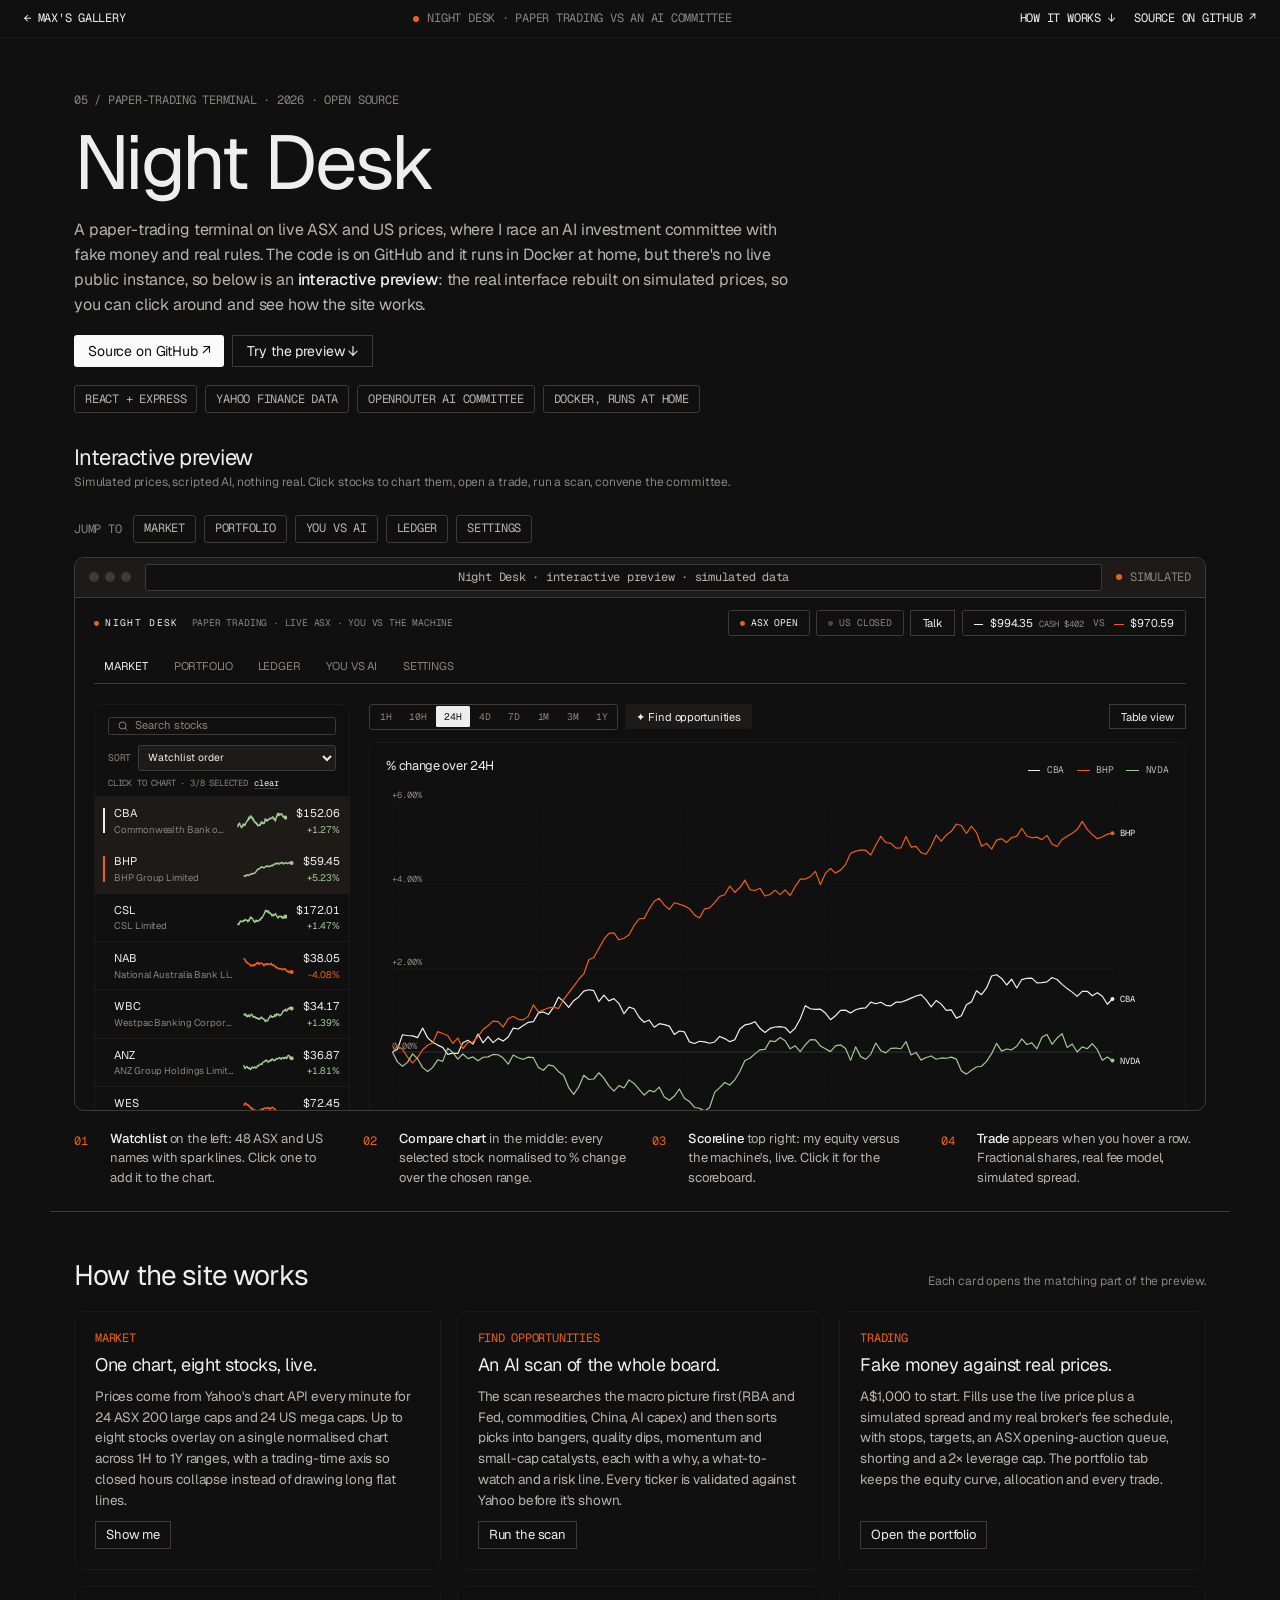
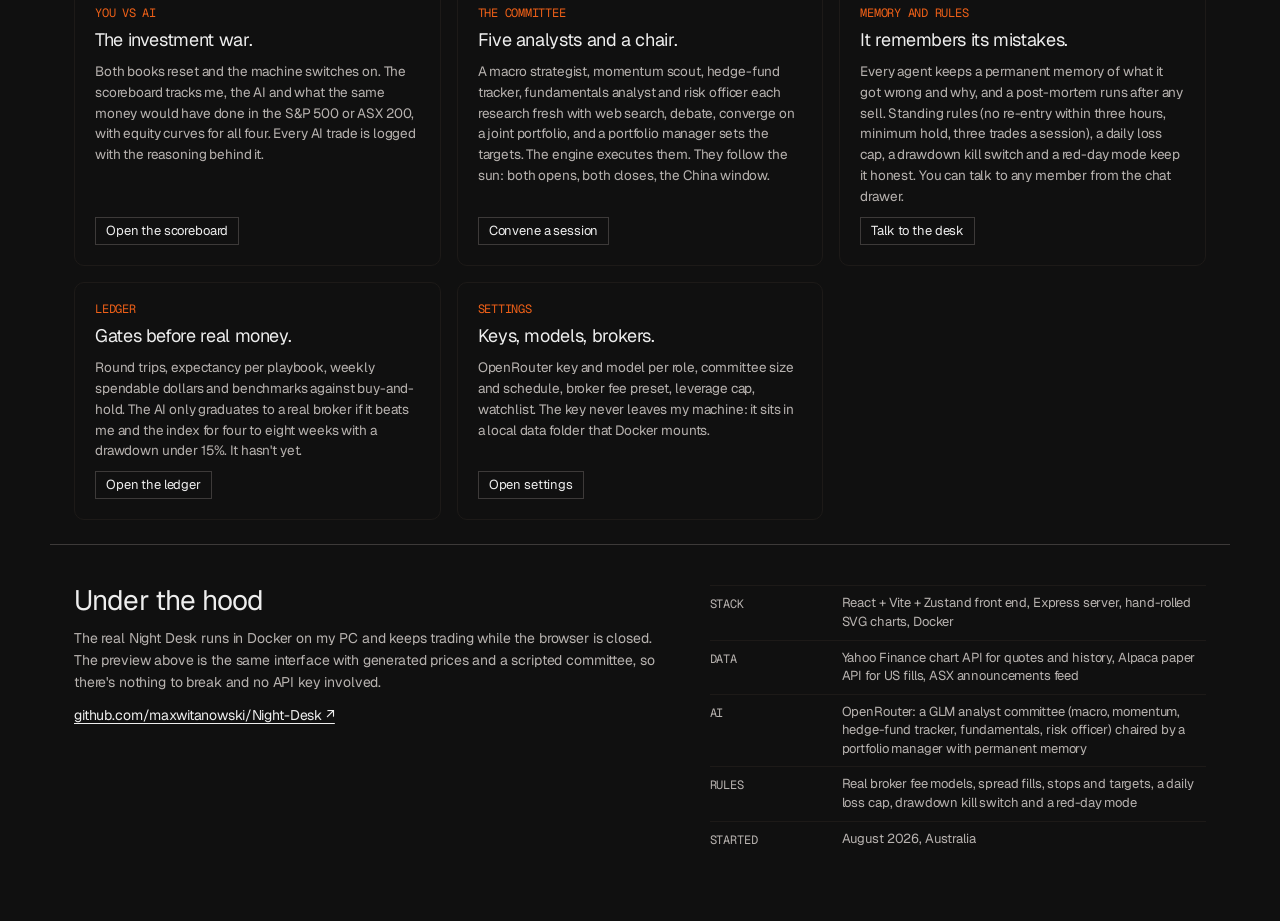
<file: projects/night-desk.html>
<!DOCTYPE html>
<html lang="en">
<head>
  <meta charset="UTF-8" />
  <meta name="viewport" content="width=device-width, initial-scale=1.0" />
  <title>Night Desk · Max's Gallery</title>
  <meta name="description" content="Night Desk: a paper-trading terminal on live ASX and US prices where you race an AI investment committee. This page is a working simulation of the real app." />
  <link rel="preconnect" href="https://fonts.googleapis.com" />
  <link rel="preconnect" href="https://fonts.gstatic.com" crossorigin />
  <link href="https://fonts.googleapis.com/css2?family=Geist:wght@400;500&family=Geist+Mono&display=swap" rel="stylesheet" />
  <style>
    /* ── Night Desk · Factory style (ported from the real app's index.css) ──
       #101010 canvas, Geist 400 with tight tracking, Geist Mono 12px uppercase
       for every label, hairline cards, no shadows, and two data colours:
       signal orange (= down / live / the machine) and metric green (= up). */
    :root {
      color-scheme: dark;
      --canvas: #101010; --carbon: #1d1a18; --ash: #3d3a39; --granite: #4d4947; --warm: #8a8380;
      --stone: #b8b3b0; --bone: #eeeeee; --chalk: #fafafa; --orange: #ee6018; --green: #a0ca92;
      --font: 'Geist', ui-sans-serif, system-ui, sans-serif; --mono: 'Geist Mono', ui-monospace, Menlo, Consolas, monospace;
      --r-sm: 3px; --r-lg: 10px; --r-2xl: 20px; --ease: cubic-bezier(.4,0,.2,1); --t: .15s;
      --page: var(--canvas); --surface-2: var(--carbon); --ink: var(--bone); --ink-2: var(--stone); --muted: var(--warm);
      --grid: var(--carbon); --hairline: var(--carbon); --stroke: var(--ash); --up: var(--green); --down: var(--orange); --live: var(--orange);
    }
    .light { --page: var(--bone); --surface-2: #e3e1df; --ink: var(--canvas); --ink-2: var(--ash); --muted: var(--granite); --grid: #d9d6d4; --hairline: #d9d6d4; --stroke: var(--stone); --up: #3f7d33; --down: #c8500f; color: var(--ink); background: var(--bone); }
    * { box-sizing: border-box; margin: 0; padding: 0; }
    html { background: var(--canvas); }
    body { font-family: var(--font); font-weight: 400; color: var(--ink); background: var(--page); min-height: 100vh; line-height: 1.43; font-size: 14px; letter-spacing: -0.01em; -webkit-font-smoothing: antialiased; }
    button { font: inherit; color: inherit; background: none; border: none; cursor: pointer; letter-spacing: inherit; }
    input, select { font: inherit; }
    h1, h2, h3, h4 { font-weight: 400; }
    h2 { font-size: 20px; letter-spacing: -0.025em; line-height: 1.1; }
    h3 { font-size: 16px; letter-spacing: -0.02em; line-height: 1.2; }
    b, strong { font-weight: 500; }
    .mono, .eyebrow { font-family: var(--mono); font-size: 12px; line-height: 1; letter-spacing: -0.02em; text-transform: uppercase; font-weight: 400; }
    .thin { color: var(--muted); font-weight: 400; font-size: 13px; letter-spacing: -0.01em; }
    .dim { color: var(--muted); }
    .num { font-variant-numeric: tabular-nums; text-align: right; }
    .up { color: var(--up); } .down { color: var(--down); }
    .hint { color: var(--muted); font-size: 12px; }

    /* gallery strip above the app */
    .gbar { display: flex; align-items: center; justify-content: space-between; gap: 16px; flex-wrap: wrap; padding: 10px 24px; border-bottom: 1px solid var(--hairline); font-family: var(--mono); font-size: 12px; text-transform: uppercase; letter-spacing: -0.02em; color: var(--muted); }
    .gbar a { color: var(--ink); text-decoration: none; }
    .gbar a:hover { color: var(--chalk); }
    .gbar .demo-tag { display: inline-flex; align-items: center; gap: 8px; }
    .gbar .demo-tag i { width: 6px; height: 6px; border-radius: 50%; background: var(--live); animation: pulse 1.6s ease-in-out infinite; }
    @keyframes pulse { 50% { opacity: .35; } }

    .app { width: 100%; padding: 0 24px 56px; }
    /* masthead */
    .masthead { display: flex; align-items: center; justify-content: space-between; gap: 24px; min-height: 64px; padding: 8px 0; flex-wrap: wrap; }
    .brand { display: flex; align-items: center; gap: 16px; flex-wrap: wrap; }
    .brand h1 { font-family: var(--mono); font-size: 12px; font-weight: 400; letter-spacing: .14em; text-transform: uppercase; display: inline-flex; align-items: center; gap: 8px; }
    .brand h1::before { content: ''; width: 6px; height: 6px; border-radius: 50%; background: var(--live); }
    .tagline { font-family: var(--mono); font-size: 12px; letter-spacing: -0.02em; text-transform: uppercase; color: var(--muted); }
    .mast-right { display: flex; align-items: center; gap: 8px; flex-wrap: wrap; }
    .market-pill { display: inline-flex; align-items: center; gap: 8px; height: 32px; padding: 0 14px; font-family: var(--mono); font-size: 12px; letter-spacing: -0.02em; text-transform: uppercase; color: var(--muted); border: 1px solid var(--stroke); border-radius: var(--r-sm); }
    .market-pill .pill-dot { width: 6px; height: 6px; border-radius: 50%; background: var(--granite); }
    .market-pill.open { color: var(--ink); } .market-pill.open .pill-dot { background: var(--live); }
    .scoreline { display: inline-flex; align-items: center; gap: 12px; height: 32px; padding: 0 14px; font-size: 14px; font-variant-numeric: tabular-nums; border: 1px solid var(--stroke); border-radius: var(--r-sm); transition: border-color var(--t) var(--ease); }
    .scoreline:hover { border-color: var(--chalk); }
    .scoreline i { display: inline-block; width: 12px; height: 1px; margin-right: 8px; vertical-align: middle; }
    .scoreline em { font-style: normal; font-family: var(--mono); font-size: 12px; color: var(--muted); text-transform: uppercase; }
    .scoreline .cash-hint { font-style: normal; font-family: var(--mono); font-size: 11px; color: var(--muted); margin-left: 8px; text-transform: uppercase; }
    /* tabs */
    .tabs { display: flex; gap: 8px; border-bottom: 1px solid var(--stroke); margin-bottom: 24px; overflow-x: auto; }
    .tab { padding: 12px 12px 11px; font-size: 14px; text-transform: uppercase; letter-spacing: -0.01em; color: var(--muted); border-bottom: 1px solid transparent; margin-bottom: -1px; white-space: nowrap; transition: color var(--t) var(--ease), border-color var(--t) var(--ease); }
    .tab:hover { color: var(--ink-2); } .tab.on { color: var(--ink); border-bottom-color: var(--ink); }
    /* buttons */
    .primary-btn, .ghost-btn, .trade-btn, .analyze-btn, .buy-btn, .sell-btn, .war-btn, .chip { display: inline-flex; align-items: center; justify-content: center; gap: 6px; height: 32px; padding: 0 14px; font-size: 14px; white-space: nowrap; transition: color var(--t) var(--ease), background-color var(--t) var(--ease), border-color var(--t) var(--ease); }
    .primary-btn { color: var(--bone); background: var(--carbon); border-radius: var(--r-sm); }
    .primary-btn:hover:not(:disabled) { background: var(--ash); }
    .ghost-btn { color: var(--ink); background: transparent; border: 1px solid var(--stroke); border-radius: 0; }
    .ghost-btn:hover:not(:disabled) { color: var(--chalk); border-color: var(--chalk); }
    .light .ghost-btn:hover:not(:disabled) { color: var(--canvas); border-color: var(--canvas); }
    .ghost-btn.small { height: 28px; padding: 0 10px; font-size: 13px; }
    .trade-btn, .buy-btn, .war-btn { color: var(--canvas); background: var(--chalk); border-radius: var(--r-sm); }
    .trade-btn:hover:not(:disabled), .buy-btn:hover:not(:disabled), .war-btn:hover:not(:disabled) { background: #fff; }
    .trade-btn { height: 28px; padding: 0 12px; font-size: 13px; }
    .analyze-btn { height: 28px; padding: 0 10px; font-size: 13px; color: var(--live); border: 1px solid var(--stroke); border-radius: 0; }
    .analyze-btn:hover { border-color: var(--chalk); }
    .sell-btn { color: var(--down); background: transparent; border: 1px solid var(--stroke); border-radius: 0; }
    .sell-btn:hover:not(:disabled) { border-color: var(--down); }
    button:disabled { opacity: .4; cursor: default; }
    .link-btn { color: var(--ink); text-decoration: underline; text-underline-offset: 3px; text-decoration-color: var(--stroke); }
    .link-btn:hover { text-decoration-color: var(--ink); }
    .chip { height: 28px; padding: 0 10px; font-family: var(--mono); font-size: 12px; letter-spacing: -0.02em; text-transform: uppercase; color: var(--ink-2); border: 1px solid var(--stroke); border-radius: var(--r-sm); }
    .chip:hover { color: var(--ink); border-color: var(--chalk); }
    .war-btn { height: 40px; padding: 0 24px; } .war-btn.small { height: 32px; padding: 0 14px; }
    select { font-family: var(--font); font-size: 13px; color: var(--ink); background: var(--surface-2); border: 1px solid var(--stroke); border-radius: var(--r-sm); height: 32px; padding: 0 8px; cursor: pointer; }
    select:focus { outline: none; border-color: var(--chalk); }
    /* market layout */
    .market-layout { display: grid; grid-template-columns: 320px minmax(0, 1fr); gap: 24px; align-items: start; }
    .stock-list { border: 1px solid var(--hairline); border-radius: var(--r-lg); display: flex; flex-direction: column; max-height: calc(100vh - 32px); position: sticky; top: 16px; }
    .search-box { display: flex; align-items: center; gap: 8px; margin: 16px 16px 8px; padding: 0 10px; height: 32px; border: 1px solid var(--stroke); border-radius: var(--r-sm); color: var(--muted); }
    .search-box:focus-within { border-color: var(--chalk); }
    .search-box input { flex: 1; min-width: 0; background: none; border: none; outline: none; color: var(--ink); font-size: 14px; }
    .search-box input::placeholder { color: var(--muted); }
    .sort-row { display: flex; align-items: center; gap: 8px; padding: 4px 16px 0; }
    .sort-row label { font-family: var(--mono); font-size: 12px; text-transform: uppercase; letter-spacing: -0.02em; color: var(--muted); }
    .sort-row select { flex: 1; }
    .list-hint { display: flex; align-items: center; gap: 8px; font-family: var(--mono); font-size: 11px; letter-spacing: -0.02em; text-transform: uppercase; color: var(--muted); padding: 8px 16px; border-bottom: 1px solid var(--hairline); }
    .stock-rows { overflow-y: auto; flex: 1; }
    .stock-rows::-webkit-scrollbar { width: 8px; } .stock-rows::-webkit-scrollbar-thumb { background: var(--surface-2); }
    .stock-row { display: grid; grid-template-columns: 2px minmax(0, 1fr) 64px auto; align-items: center; gap: 12px; padding: 10px 12px 10px 10px; cursor: pointer; position: relative; border-bottom: 1px solid var(--hairline); transition: background var(--t) var(--ease); }
    .stock-row:last-child { border-bottom: none; }
    .stock-row:hover, .stock-row.selected { background: var(--surface-2); }
    .row-accent { width: 2px; height: 32px; background: transparent; }
    .stock-row.selected .row-accent { background: var(--sel); }
    .row-id { display: flex; flex-direction: column; min-width: 0; gap: 2px; }
    .ticker { font-size: 14px; }
    .co-name { color: var(--muted); font-size: 12px; white-space: nowrap; overflow: hidden; text-overflow: ellipsis; }
    .row-nums { display: flex; flex-direction: column; align-items: flex-end; gap: 2px; transition: opacity var(--t) var(--ease); }
    .row-nums .price { font-size: 14px; font-variant-numeric: tabular-nums; }
    .row-nums .delta { font-size: 12px; }
    .row-actions { position: absolute; right: 12px; top: 50%; transform: translateY(-50%); display: flex; gap: 6px; opacity: 0; transition: opacity var(--t) var(--ease); }
    .stock-row:hover .row-actions { opacity: 1; } .stock-row:hover .row-nums { opacity: 0; }
    .spark { display: block; }
    .chart-area { min-width: 0; }
    .filter-row { display: flex; align-items: center; gap: 8px; margin-bottom: 16px; flex-wrap: wrap; }
    .filter-spacer { flex: 1; }
    .segmented { display: inline-flex; border: 1px solid var(--stroke); border-radius: var(--r-sm); padding: 2px; gap: 2px; }
    .seg { font-family: var(--mono); font-size: 12px; letter-spacing: -0.02em; text-transform: uppercase; height: 26px; padding: 0 10px; border-radius: 2px; color: var(--muted); transition: color var(--t) var(--ease), background-color var(--t) var(--ease); }
    .seg:hover { color: var(--ink); } .seg.on { background: var(--bone); color: var(--canvas); }
    .card { border: 1px solid var(--hairline); border-radius: var(--r-lg); padding: 20px 20px 12px; }
    .compare-head { display: flex; align-items: baseline; justify-content: space-between; gap: 16px; flex-wrap: wrap; margin-bottom: 12px; }
    .compare-head h2 { font-size: 16px; }
    .legend { display: flex; gap: 16px; flex-wrap: wrap; }
    .legend-item { display: inline-flex; align-items: center; gap: 8px; font-family: var(--mono); font-size: 12px; letter-spacing: -0.02em; text-transform: uppercase; color: var(--ink-2); }
    .legend-line { display: inline-block; width: 16px; height: 1px; }
    .legend-line.dashed { background: repeating-linear-gradient(90deg, currentColor 0 4px, transparent 4px 8px) !important; height: 2px; }
    /* chart */
    .chart-wrap { position: relative; width: 100%; }
    .chart-wrap svg { display: block; width: 100%; }
    .axis-label, .end-label { paint-order: stroke; stroke: var(--page); stroke-width: 3px; stroke-linejoin: round; font-variant-numeric: tabular-nums; }
    .axis-label { fill: var(--muted); font-family: var(--mono); font-size: 11px; letter-spacing: -0.02em; text-transform: uppercase; }
    .end-label { fill: var(--ink); font-family: var(--mono); font-size: 11px; letter-spacing: -0.02em; }
    .chart-tooltip { position: absolute; z-index: 5; pointer-events: none; background: var(--surface-2); border: 1px solid var(--stroke); border-radius: var(--r-sm); padding: 10px 12px; min-width: 150px; }
    .tt-time { font-family: var(--mono); font-size: 11px; letter-spacing: -0.02em; text-transform: uppercase; color: var(--muted); margin-bottom: 8px; }
    .tt-row { display: flex; align-items: center; gap: 8px; padding: 2px 0; font-size: 13px; }
    .tt-key { width: 12px; height: 1px; flex: none; } .tt-value { font-variant-numeric: tabular-nums; color: var(--ink); } .tt-label { color: var(--muted); font-size: 12px; }
    .chart-empty { display: grid; place-items: center; color: var(--muted); font-size: 13px; border: 1px dashed var(--stroke); border-radius: var(--r-lg); }
    /* ai panel */
    .ai-panel { border: 1px solid var(--hairline); border-radius: var(--r-lg); padding: 20px; margin-top: 24px; }
    .ai-panel-head { display: flex; align-items: center; justify-content: space-between; gap: 12px; margin-bottom: 12px; }
    .scan-summary { font-size: 14px; color: var(--ink-2); margin-bottom: 16px; max-width: 900px; line-height: 1.5; }
    .outlook { font-family: var(--mono); font-size: 12px; text-transform: uppercase; padding: 0 8px; height: 22px; display: inline-flex; align-items: center; border: 1px solid var(--stroke); border-radius: var(--r-sm); color: var(--ink-2); }
    .outlook.down { color: var(--down); border-color: var(--down); }
    .buckets { display: flex; flex-direction: column; gap: 24px; }
    .bucket h4 { font-family: var(--mono); font-size: 12px; letter-spacing: -0.02em; text-transform: uppercase; color: var(--stone); margin-bottom: 12px; display: flex; align-items: center; gap: 8px; }
    .bucket h4 .thin { font-family: var(--font); text-transform: none; letter-spacing: -0.01em; font-size: 13px; }
    .bucket-banger h4::before { content: ''; width: 6px; height: 6px; border-radius: 50%; background: var(--live); }
    .pick-grid { display: grid; grid-template-columns: repeat(auto-fill, minmax(min(300px, 100%), 1fr)); gap: 24px; }
    .pick-card { border: 1px solid var(--hairline); border-radius: var(--r-lg); padding: 20px; display: flex; flex-direction: column; gap: 8px; font-size: 13px; transition: border-color var(--t) var(--ease); }
    .pick-card:hover { border-color: var(--stroke); }
    .bucket-banger .pick-card { --page: var(--bone); --surface-2: #e3e1df; --ink: var(--canvas); --ink-2: var(--ash); --muted: var(--granite); --hairline: #d9d6d4; --stroke: var(--stone); --up: #3f7d33; --down: #c8500f; color: var(--ink); background: var(--bone); border-color: var(--bone); }
    .pick-card-head { display: flex; align-items: baseline; gap: 8px; }
    .pick-sym { font-size: 16px; letter-spacing: -0.02em; color: var(--ink); }
    .pick-name { color: var(--muted); font-size: 12px; flex: 1; min-width: 0; white-space: nowrap; overflow: hidden; text-overflow: ellipsis; }
    .mkt-tag { font-family: var(--mono); font-size: 10px; text-transform: uppercase; color: var(--muted); border: 1px solid var(--stroke); border-radius: var(--r-sm); padding: 1px 4px; }
    .pick-stats { display: flex; flex-wrap: wrap; gap: 4px 12px; font-family: var(--mono); font-size: 11px; color: var(--muted); font-variant-numeric: tabular-nums; align-items: center; }
    .conf-bar { width: 56px; height: 4px; background: var(--surface-2); margin-left: auto; overflow: hidden; } .conf-bar span { display: block; height: 100%; background: var(--up); }
    .pick-why { color: var(--ink); font-size: 13px; line-height: 1.45; }
    .pick-line { color: var(--ink-2); font-size: 12px; } .pick-line b { font-family: var(--mono); font-size: 11px; text-transform: uppercase; color: var(--muted); font-weight: 400; margin-right: 6px; } .pick-line.risk b { color: var(--down); }
    .pick-actions { display: flex; gap: 8px; margin-top: 8px; } .pick-actions .ghost-btn { height: 28px; padding: 0 10px; font-size: 13px; }
    /* tiles / tables */
    .pf-tiles { display: grid; gap: 1px; background: var(--hairline); border: 1px solid var(--hairline); border-radius: var(--r-lg); overflow: hidden; grid-template-columns: repeat(auto-fit, minmax(min(170px, 100%), 1fr)); margin-bottom: 24px; }
    .pf-tile { background: var(--page); padding: 20px; display: flex; flex-direction: column; gap: 6px; }
    .pf-tile-label { font-family: var(--mono); font-size: 12px; letter-spacing: -0.02em; text-transform: uppercase; color: var(--stone); line-height: 1; }
    .pf-tile-value { font-size: 36px; letter-spacing: -1.12px; line-height: 1; font-variant-numeric: tabular-nums; }
    .pf-tile.up .pf-tile-value { color: var(--up); } .pf-tile.down .pf-tile-value { color: var(--down); }
    .pf-tile-sub { font-size: 12px; color: var(--muted); }
    .pf-alloc { border: 1px solid var(--hairline); border-radius: var(--r-lg); padding: 16px 20px; margin-bottom: 24px; }
    .pf-alloc-bar { display: flex; height: 8px; overflow: hidden; gap: 2px; } .pf-alloc-bar span { display: block; height: 100%; min-width: 2px; }
    .pf-alloc-legend { display: flex; flex-wrap: wrap; gap: 8px 24px; margin-top: 12px; font-family: var(--mono); font-size: 12px; text-transform: uppercase; color: var(--ink-2); }
    .pf-alloc-legend i { display: inline-block; width: 12px; height: 1px; margin-right: 8px; vertical-align: 3px; }
    .table-scroll { overflow-x: auto; }
    .data-table { width: 100%; border-collapse: collapse; font-size: 13px; }
    .data-table th { text-align: left; font-family: var(--mono); font-size: 12px; font-weight: 400; letter-spacing: -0.02em; text-transform: uppercase; color: var(--stone); padding: 8px; border-bottom: 1px solid var(--stroke); }
    .data-table th:not(:first-child) { text-align: right; }
    .data-table td { padding: 10px 8px; border-bottom: 1px solid var(--hairline); }
    .data-table tr:last-child td { border-bottom: none; }
    .data-table tr.clickable { cursor: pointer; } .data-table tr.clickable:hover td { background: var(--surface-2); }
    .side { font-family: var(--mono); font-size: 11px; text-transform: uppercase; border: 1px solid currentColor; border-radius: var(--r-sm); padding: 2px 6px; }
    .side.buy { color: var(--up); } .side.sell { color: var(--down); }
    .section-card { border: 1px solid var(--hairline); border-radius: var(--r-lg); padding: 20px; margin-bottom: 24px; }
    .section-card h3 { display: flex; align-items: center; gap: 8px; margin-bottom: 12px; }
    /* versus */
    .war-banner { display: flex; align-items: center; justify-content: space-between; gap: 24px; flex-wrap: wrap; border-radius: var(--r-2xl); padding: 24px; margin-bottom: 24px; }
    .war-banner h2 { font-size: 36px; letter-spacing: -1.12px; line-height: 1.1; margin-bottom: 8px; display: flex; align-items: center; gap: 12px; flex-wrap: wrap; }
    .war-banner h2 .thin { font-family: var(--mono); font-size: 12px; text-transform: uppercase; color: var(--muted); }
    .war-banner.live h2::before { content: ''; width: 8px; height: 8px; border-radius: 50%; background: var(--orange); }
    .war-text { flex: 1; min-width: 280px; } .war-text p { color: var(--ink-2); font-size: 14px; max-width: 760px; line-height: 1.5; }
    .war-banner .ghost-btn { color: var(--ink); border-color: var(--canvas); }
    .scoreboard { display: grid; grid-template-columns: minmax(0, 1fr) auto minmax(0, 1fr) auto minmax(0, 1fr); align-items: center; gap: 24px; border: 1px solid var(--hairline); border-radius: var(--r-lg); padding: 24px; margin-bottom: 24px; }
    .score { display: flex; flex-direction: column; gap: 8px; } .score.ai { text-align: center; align-items: center; } .score.index { text-align: right; align-items: flex-end; }
    .score.index .score-value { color: var(--stone); }
    .score-label { display: inline-flex; align-items: center; gap: 8px; font-family: var(--mono); font-size: 12px; text-transform: uppercase; color: var(--stone); }
    .score-value { font-size: 44px; line-height: 1; font-variant-numeric: tabular-nums; letter-spacing: -1.1px; }
    .score .delta { font-size: 12px; } .score .delta.thin { font-size: 12px; }
    .score-mid { display: flex; flex-direction: column; align-items: center; gap: 8px; }
    .vs { font-family: var(--mono); font-size: 12px; letter-spacing: .1em; color: var(--muted); border: 1px solid var(--stroke); border-radius: var(--r-sm); padding: 4px 10px; }
    .lead { font-size: 13px; }
    .baseline-strip { display: flex; flex-wrap: wrap; align-items: center; gap: 8px 24px; padding: 10px 24px; border: 1px solid var(--hairline); margin-bottom: 16px; font-size: 13px; }
    .baseline-title { font-family: var(--mono); font-size: 12px; text-transform: uppercase; color: var(--muted); }
    .baseline-item { display: inline-flex; align-items: center; gap: 8px; font-variant-numeric: tabular-nums; } .baseline-item b { font-weight: 500; }
    .ai-status { border: 1px solid var(--hairline); border-radius: var(--r-lg); padding: 20px; margin-bottom: 24px; }
    .ai-status-head { display: flex; align-items: center; gap: 16px; flex-wrap: wrap; margin-bottom: 8px; }
    .switch-label { display: inline-flex; align-items: center; gap: 8px; font-size: 14px; color: var(--ink-2); cursor: pointer; } .switch-label input { accent-color: var(--bone); width: 14px; height: 14px; }
    .ai-controls { display: inline-flex; gap: 8px; margin-left: auto; flex-wrap: wrap; }
    .redday { border-left: 3px solid var(--down); padding-left: 10px; color: var(--ink); margin-top: 8px; }
    .cm-roles { display: flex; flex-wrap: wrap; gap: 8px; margin: 4px 0 16px; }
    .cm-role { display: inline-flex; align-items: center; gap: 8px; height: 32px; padding: 0 12px; border: 1px solid var(--stroke); border-radius: var(--r-sm); font-size: 13px; color: var(--ink); }
    .cm-role.chair { border-style: dashed; } .cm-role-dot { width: 6px; height: 6px; border-radius: 50%; background: var(--granite); } .cm-role.chair .cm-role-dot { background: var(--orange); }
    .cm-role-meta { font-family: var(--mono); font-size: 11px; text-transform: uppercase; color: var(--muted); }
    .cm-view { font-size: 14px; color: var(--ink-2); line-height: 1.5; margin-bottom: 8px; }
    .thinking { margin: 12px 0 16px; padding: 4px 16px; border-left: 1px solid var(--stroke); font-size: 14px; color: var(--ink-2); line-height: 1.5; }
    .cm-head { display: flex; align-items: baseline; gap: 12px; flex-wrap: wrap; margin-bottom: 8px; } .cm-head .hint { flex: 1; }
    .versus-cols { display: grid; grid-template-columns: minmax(0, 1fr) minmax(0, 1fr); gap: 24px; margin-bottom: 24px; }
    .trade-log ul { list-style: none; }
    .log-row { display: flex; align-items: center; gap: 12px; width: 100%; text-align: left; padding: 8px; font-size: 13px; cursor: default; border-bottom: 1px solid var(--hairline); }
    .log-row.expandable { cursor: pointer; } .log-row.expandable:hover { background: var(--surface-2); }
    .log-time { margin-left: auto; color: var(--muted); font-family: var(--mono); font-size: 11px; text-transform: uppercase; }
    .log-reason { font-size: 13px; color: var(--ink-2); padding: 8px 8px 12px; border-left: 1px solid var(--stroke); margin: 4px 0 8px 8px; line-height: 1.5; }
    .danger-zone { display: flex; align-items: center; gap: 12px; flex-wrap: wrap; padding: 8px 0; color: var(--ink-2); font-size: 13px; }
    /* ledger / settings */
    .ledger-splits { display: grid; grid-template-columns: repeat(auto-fit, minmax(min(240px, 100%), 1fr)); gap: 16px 24px; margin-top: 16px; }
    .ledger-split h4 { font-family: var(--mono); font-size: 12px; text-transform: uppercase; color: var(--stone); margin-bottom: 6px; }
    .ledger-split ul { list-style: none; } .ledger-split li { display: flex; justify-content: space-between; gap: 12px; font-size: 12.5px; padding: 5px 0; border-top: 1px solid var(--hairline); color: var(--ink-2); } .ledger-split li b { font-weight: 400; color: var(--ink); }
    .week-bars { display: flex; align-items: flex-end; gap: 12px; min-height: 120px; padding: 8px 0 0; overflow-x: auto; }
    .week-bar { display: flex; flex-direction: column; align-items: center; gap: 4px; min-width: 56px; } .week-bar .bar { display: block; width: 28px; }
    .week-val, .week-label { font-family: var(--mono); font-size: 11px; } .week-label { color: var(--muted); }
    .settings { display: flex; flex-direction: column; gap: 24px; max-width: 760px; }
    .settings-card { border: 1px solid var(--hairline); border-radius: var(--r-lg); padding: 20px; } .settings-card h3 { margin-bottom: 8px; } .settings-card .hint { margin-bottom: 12px; }
    .field-row { display: flex; align-items: center; gap: 8px; flex-wrap: wrap; margin: 12px 0 4px; }
    .field-row label { font-family: var(--mono); font-size: 12px; text-transform: uppercase; color: var(--muted); min-width: 120px; }
    .field-row input { background: transparent; border: 1px solid var(--stroke); border-radius: var(--r-sm); color: var(--ink); height: 32px; padding: 0 10px; font-size: 14px; flex: 1; min-width: 220px; }
    .chip-cloud { display: flex; flex-wrap: wrap; gap: 8px; margin-top: 16px; }
    /* drawers */
    .overlay { position: fixed; inset: 0; z-index: 40; background: rgba(16,16,16,.78); animation: fade var(--t) var(--ease); }
    @keyframes fade { from { opacity: 0; } }
    .detail { position: absolute; top: 0; right: 0; bottom: 0; width: min(520px, 100%); background: var(--page); border-left: 1px solid var(--stroke); padding: 24px 24px 40px; overflow-y: auto; animation: slide .2s var(--ease); }
    @keyframes slide { from { transform: translateX(24px); opacity: 0; } }
    .detail-head { display: flex; align-items: flex-start; gap: 16px; margin-bottom: 16px; }
    .detail-ticker { font-size: 36px; letter-spacing: -1.12px; line-height: 1; }
    .detail-price { margin-left: auto; text-align: right; } .price.big { font-size: 36px; letter-spacing: -1.12px; line-height: 1.1; font-variant-numeric: tabular-nums; }
    .delta { font-size: 12px; font-variant-numeric: tabular-nums; color: var(--muted); } .delta.up { color: var(--up); } .delta.down { color: var(--down); }
    .close-btn { color: var(--muted); font-size: 14px; width: 28px; height: 28px; display: inline-flex; align-items: center; justify-content: center; border: 1px solid transparent; }
    .close-btn:hover { color: var(--ink); border-color: var(--stroke); }
    .panel-section { border-top: 1px solid var(--hairline); margin-top: 24px; padding-top: 16px; }
    .section-head { display: flex; align-items: center; justify-content: space-between; gap: 12px; margin-bottom: 12px; }
    .position-strip { font-size: 13px; color: var(--ink-2); border: 1px solid var(--hairline); border-radius: var(--r-sm); padding: 10px 12px; margin-bottom: 16px; }
    .trade-row { display: flex; align-items: center; gap: 8px; flex-wrap: wrap; margin-bottom: 12px; }
    .amount-box { display: inline-flex; align-items: center; gap: 4px; height: 32px; border: 1px solid var(--stroke); border-radius: var(--r-sm); padding: 0 10px; } .amount-box:focus-within { border-color: var(--chalk); }
    .amount-box span { color: var(--muted); } .amount-box input { width: 90px; background: none; border: none; outline: none; color: var(--ink); font-size: 14px; font-variant-numeric: tabular-nums; }
    .analysis h4 { font-family: var(--mono); font-size: 12px; text-transform: uppercase; color: var(--muted); margin: 16px 0 4px; } .analysis p { font-size: 14px; color: var(--ink-2); line-height: 1.5; }
    .verdict-row { display: flex; align-items: baseline; gap: 16px; flex-wrap: wrap; } .verdict { font-size: 24px; letter-spacing: -0.025em; } .verdict-meta { color: var(--muted); font-size: 12px; }
    .target { font-size: 14px; margin-top: 4px; font-variant-numeric: tabular-nums; }
    .detail.chat { display: flex; flex-direction: column; padding: 20px 24px; width: min(560px, 100%); }
    .chat-head { display: flex; align-items: flex-start; justify-content: space-between; gap: 12px; padding-bottom: 16px; border-bottom: 1px solid var(--hairline); }
    .chat-eyebrow { display: inline-flex; align-items: center; gap: 8px; color: var(--muted); margin-bottom: 8px; } .chat-eyebrow i { width: 6px; height: 6px; border-radius: 50%; background: var(--live); }
    .chat-list { flex: 1; overflow-y: auto; display: flex; flex-direction: column; gap: 16px; padding: 16px 0; min-height: 200px; }
    .chat-msg { display: flex; flex-direction: column; gap: 4px; max-width: 92%; } .chat-msg.user { align-self: flex-end; align-items: flex-end; }
    .chat-msg p { font-size: 14px; line-height: 1.5; white-space: pre-wrap; color: var(--ink); }
    .chat-msg.user p { background: var(--bone); color: var(--canvas); padding: 10px 14px; border-radius: var(--r-lg); }
    .chat-msg.assistant p { border-left: 1px solid var(--stroke); padding: 2px 0 2px 14px; color: var(--ink-2); }
    .chat-who { font-family: var(--mono); font-size: 11px; text-transform: uppercase; color: var(--muted); }
    .chat-starters { display: flex; flex-wrap: wrap; gap: 8px; } .chat-starters .chip { height: auto; padding: 6px 10px; text-transform: none; font-family: var(--font); font-size: 13px; letter-spacing: -0.01em; text-align: left; white-space: normal; }
    .chat-input { display: flex; gap: 8px; padding-top: 12px; border-top: 1px solid var(--hairline); }
    .chat-input input { flex: 1; min-width: 0; height: 36px; background: transparent; border: 1px solid var(--stroke); border-radius: var(--r-sm); color: var(--ink); padding: 0 12px; font-size: 14px; } .chat-input input:focus { outline: none; border-color: var(--chalk); }
    .toast { position: fixed; bottom: 24px; left: 50%; transform: translateX(-50%); z-index: 60; background: var(--bone); color: var(--canvas); border-radius: var(--r-sm); padding: 10px 16px; font-size: 14px; animation: rise var(--t) var(--ease); }
    @keyframes rise { from { transform: translate(-50%, 8px); opacity: 0; } }
    /* about the project (gallery section under the app) */
    .about { border-top: 1px solid var(--stroke); padding: 40px 24px 64px; display: grid; grid-template-columns: minmax(0, 1.2fr) minmax(0, 1fr); gap: 40px; }
    .about h2 { font-size: 28px; letter-spacing: -0.03em; margin-bottom: 12px; }
    .about p { color: var(--ink-2); font-size: 14px; line-height: 1.55; max-width: 620px; margin-bottom: 12px; }
    .about ul { list-style: none; } .about li { display: grid; grid-template-columns: 120px minmax(0, 1fr); gap: 12px; padding: 8px 0; border-top: 1px solid var(--hairline); font-size: 13px; color: var(--ink-2); }
    .about li b { font-family: var(--mono); font-size: 12px; text-transform: uppercase; color: var(--stone); font-weight: 400; padding-top: 2px; }

    /* ── project page chrome around the preview ── */
    .phero { padding: 56px 24px 32px; max-width: 1180px; margin: 0 auto; }
    .phero-eyebrow { color: var(--muted); margin-bottom: 18px; }
    .phero h1 { font-size: clamp(44px, 6vw, 76px); letter-spacing: -0.035em; line-height: 1; margin-bottom: 18px; }
    .phero-lead { max-width: 720px; font-size: 16px; line-height: 1.55; color: var(--ink-2); margin-bottom: 18px; } .phero-lead b { color: var(--ink); font-weight: 500; }
    .phero-meta { display: flex; flex-wrap: wrap; gap: 8px; }
    .phero-actions { display: flex; gap: 8px; flex-wrap: wrap; margin-bottom: 18px; } .phero-actions a, .about a.link-btn { text-decoration: none; } .about a.link-btn { text-decoration: underline; } .phero-actions .trade-btn { height: 32px; font-size: 14px; padding: 0 14px; }
    .gbar-links { display: inline-flex; gap: 20px; }
    .phero-meta span { height: 28px; padding: 0 10px; display: inline-flex; align-items: center; font-family: var(--mono); font-size: 12px; text-transform: uppercase; letter-spacing: -0.02em; color: var(--ink-2); border: 1px solid var(--stroke); border-radius: var(--r-sm); }
    .preview { max-width: 1180px; margin: 0 auto; padding: 0 24px 24px; }
    .preview-head { display: flex; justify-content: space-between; align-items: flex-end; gap: 24px; flex-wrap: wrap; margin-bottom: 14px; }
    .preview-head h2 { font-size: 22px; margin-bottom: 4px; }
    .tour { display: flex; align-items: center; gap: 8px; flex-wrap: wrap; } .tour .eyebrow { color: var(--muted); margin-right: 4px; }
    .browser { border: 1px solid var(--stroke); border-radius: var(--r-lg); overflow: hidden; background: var(--canvas); }
    .browser-bar { display: flex; align-items: center; gap: 14px; height: 40px; padding: 0 14px; border-bottom: 1px solid var(--stroke); background: var(--carbon); font-family: var(--mono); font-size: 12px; text-transform: uppercase; letter-spacing: -0.02em; color: var(--muted); }
    .browser-bar .dots { display: inline-flex; gap: 6px; } .browser-bar .dots i { width: 10px; height: 10px; border-radius: 50%; background: var(--ash); }
    .browser-bar .url { flex: 1; text-align: center; padding: 4px 12px; border: 1px solid var(--ash); border-radius: var(--r-sm); background: var(--canvas); color: var(--ink-2); text-transform: none; }
    .browser-bar .live { display: inline-flex; align-items: center; gap: 8px; } .browser-bar .live i { width: 6px; height: 6px; border-radius: 50%; background: var(--live); animation: pulse 1.6s ease-in-out infinite; }
    /* the app is laid out at 1440px and shrunk; fixed drawers stay inside the frame */
    .viewport { position: relative; height: 640px; overflow: auto; transform: translateZ(0); zoom: 0.8; scrollbar-width: thin; scrollbar-color: var(--ash) transparent; }
    .viewport .app { min-width: 1180px; padding-bottom: 40px; }
    .callouts { list-style: none; display: grid; grid-template-columns: repeat(4, minmax(0, 1fr)); gap: 16px 24px; margin-top: 18px; }
    .callouts li { display: grid; grid-template-columns: 28px minmax(0, 1fr); gap: 8px; font-size: 13px; color: var(--ink-2); line-height: 1.5; }
    .callouts li b { font-family: var(--mono); font-size: 12px; color: var(--live); font-weight: 400; padding-top: 3px; } .callouts strong { color: var(--ink); font-weight: 500; }
    .how { max-width: 1180px; margin: 0 auto; padding: 48px 24px 24px; border-top: 1px solid var(--stroke); }
    .how-head { display: flex; justify-content: space-between; align-items: baseline; gap: 24px; flex-wrap: wrap; margin-bottom: 20px; } .how-head h2 { font-size: 28px; letter-spacing: -0.03em; }
    .feat-grid { display: grid; grid-template-columns: repeat(auto-fill, minmax(min(300px, 100%), 1fr)); gap: 16px; }
    .feat { border: 1px solid var(--hairline); border-radius: var(--r-lg); padding: 20px; display: flex; flex-direction: column; gap: 10px; transition: border-color var(--t) var(--ease); }
    .feat:hover { border-color: var(--stroke); }
    .feat .eyebrow { color: var(--live); } .feat h3 { font-size: 18px; } .feat p { font-size: 13.5px; line-height: 1.55; color: var(--ink-2); flex: 1; }
    .feat .ghost-btn { align-self: flex-start; }
    .about { max-width: 1180px; margin: 0 auto; border-top: 1px solid var(--stroke); }
    @media (max-width: 900px) { .callouts { grid-template-columns: minmax(0, 1fr) minmax(0, 1fr); } .viewport { zoom: 0.55; height: 560px; } .phero { padding-top: 32px; } }
    @media (max-width: 560px) { .callouts { grid-template-columns: minmax(0, 1fr); } .viewport { zoom: 0.4; height: 480px; } }
    @media (max-width: 900px) {
      .market-layout, .versus-cols, .about { grid-template-columns: minmax(0, 1fr); }
      .stock-list { position: static; max-height: 360px; }
      .scoreboard { grid-template-columns: minmax(0, 1fr); text-align: center; } .score, .score.ai, .score.index { align-items: center; text-align: center; }
      .app { padding: 0 14px 40px; } .gbar { padding: 10px 14px; }
    }
  </style>
</head>
<body>
  <div class="gbar">
    <a href="../index.html">← Max's Gallery</a>
    <span class="demo-tag"><i></i>Night Desk · paper trading vs an AI committee</span>
    <span class="gbar-links"><a href="#how">How it works ↓</a><a href="https://github.com/maxwitanowski/Night-Desk" target="_blank" rel="noopener">Source on GitHub ↗</a></span>
  </div>

  <!-- ===== project hero ===== -->
  <header class="phero">
    <p class="eyebrow phero-eyebrow">05 / Paper-trading terminal · 2026 · open source</p>
    <h1>Night Desk</h1>
    <p class="phero-lead">A paper-trading terminal on live ASX and US prices, where I race an AI investment committee with fake money and real rules. The code is on GitHub and it runs in Docker at home, but there's no live public instance, so below is an <b>interactive preview</b>: the real interface rebuilt on simulated prices, so you can click around and see how the site works.</p>
    <div class="phero-actions"><a class="trade-btn" href="https://github.com/maxwitanowski/Night-Desk" target="_blank" rel="noopener">Source on GitHub ↗</a><a class="ghost-btn" href="#preview">Try the preview ↓</a></div>
    <div class="phero-meta"><span>React + Express</span><span>Yahoo Finance data</span><span>OpenRouter AI committee</span><span>Docker, runs at home</span></div>
  </header>

  <!-- ===== interactive preview in a browser frame ===== -->
  <section class="preview" id="preview">
    <div class="preview-head">
      <div><h2>Interactive preview</h2><p class="hint">Simulated prices, scripted AI, nothing real. Click stocks to chart them, open a trade, run a scan, convene the committee.</p></div>
      <div class="tour">
        <span class="eyebrow">Jump to</span>
        <button class="chip" data-tab="market">Market</button><button class="chip" data-tab="portfolio">Portfolio</button><button class="chip" data-tab="versus">You vs AI</button><button class="chip" data-tab="ledger">Ledger</button><button class="chip" data-tab="settings">Settings</button>
      </div>
    </div>
    <div class="browser">
      <div class="browser-bar"><span class="dots"><i></i><i></i><i></i></span><span class="url">Night Desk · interactive preview · simulated data</span><span class="live"><i></i>simulated</span></div>
      <div class="viewport" id="viewport">
      <div class="app">
    <header class="masthead">
      <div class="brand">
        <h1>Night&nbsp;Desk</h1>
        <span class="tagline">paper trading · live ASX · you vs the machine</span>
      </div>
      <div class="mast-right">
        <span class="market-pill open"><span class="pill-dot"></span>ASX open</span>
        <span class="market-pill"><span class="pill-dot"></span>US closed</span>
        <button class="ghost-btn" data-action="chat">Talk</button>
        <button class="scoreline" data-tab="versus" id="scoreline"></button>
      </div>
    </header>
    <nav class="tabs" id="tabs">
      <button class="tab on" data-tab="market">Market</button>
      <button class="tab" data-tab="portfolio">Portfolio</button>
      <button class="tab" data-tab="ledger">Ledger</button>
      <button class="tab" data-tab="versus">You vs AI</button>
      <button class="tab" data-tab="settings">Settings</button>
    </nav>
    <main id="view"></main>
  </div>
      <div id="overlay"></div>
      <div id="toast"></div>
      </div>
    </div>
    <ol class="callouts">
      <li><b>01</b><span><strong>Watchlist</strong> on the left: 48 ASX and US names with sparklines. Click one to add it to the chart.</span></li>
      <li><b>02</b><span><strong>Compare chart</strong> in the middle: every selected stock normalised to % change over the chosen range.</span></li>
      <li><b>03</b><span><strong>Scoreline</strong> top right: my equity versus the machine's, live. Click it for the scoreboard.</span></li>
      <li><b>04</b><span><strong>Trade</strong> appears when you hover a row. Fractional shares, real fee model, simulated spread.</span></li>
    </ol>
  </section>

  <!-- ===== how it works ===== -->
  <section class="how" id="how">
    <div class="how-head"><h2>How the site works</h2><p class="hint">Each card opens the matching part of the preview.</p></div>
    <div class="feat-grid">
      <article class="feat"><span class="eyebrow">Market</span><h3>One chart, eight stocks, live.</h3><p>Prices come from Yahoo's chart API every minute for 24 ASX 200 large caps and 24 US mega caps. Up to eight stocks overlay on a single normalised chart across 1H to 1Y ranges, with a trading-time axis so closed hours collapse instead of drawing long flat lines.</p><button class="ghost-btn small" data-tab="market">Show me</button></article>
      <article class="feat"><span class="eyebrow">Find opportunities</span><h3>An AI scan of the whole board.</h3><p>The scan researches the macro picture first (RBA and Fed, commodities, China, AI capex) and then sorts picks into bangers, quality dips, momentum and small-cap catalysts, each with a why, a what-to-watch and a risk line. Every ticker is validated against Yahoo before it's shown.</p><button class="ghost-btn small" data-tab="market" data-then="scan">Run the scan</button></article>
      <article class="feat"><span class="eyebrow">Trading</span><h3>Fake money against real prices.</h3><p>A$1,000 to start. Fills use the live price plus a simulated spread and my real broker's fee schedule, with stops, targets, an ASX opening-auction queue, shorting and a 2× leverage cap. The portfolio tab keeps the equity curve, allocation and every trade.</p><button class="ghost-btn small" data-tab="portfolio">Open the portfolio</button></article>
      <article class="feat"><span class="eyebrow">You vs AI</span><h3>The investment war.</h3><p>Both books reset and the machine switches on. The scoreboard tracks me, the AI and what the same money would have done in the S&amp;P 500 or ASX 200, with equity curves for all four. Every AI trade is logged with the reasoning behind it.</p><button class="ghost-btn small" data-tab="versus">Open the scoreboard</button></article>
      <article class="feat"><span class="eyebrow">The committee</span><h3>Five analysts and a chair.</h3><p>A macro strategist, momentum scout, hedge-fund tracker, fundamentals analyst and risk officer each research fresh with web search, debate, converge on a joint portfolio, and a portfolio manager sets the targets. The engine executes them. They follow the sun: both opens, both closes, the China window.</p><button class="ghost-btn small" data-tab="versus" data-then="convene">Convene a session</button></article>
      <article class="feat"><span class="eyebrow">Memory and rules</span><h3>It remembers its mistakes.</h3><p>Every agent keeps a permanent memory of what it got wrong and why, and a post-mortem runs after any sell. Standing rules (no re-entry within three hours, minimum hold, three trades a session), a daily loss cap, a drawdown kill switch and a red-day mode keep it honest. You can talk to any member from the chat drawer.</p><button class="ghost-btn small" data-action="chat">Talk to the desk</button></article>
      <article class="feat"><span class="eyebrow">Ledger</span><h3>Gates before real money.</h3><p>Round trips, expectancy per playbook, weekly spendable dollars and benchmarks against buy-and-hold. The AI only graduates to a real broker if it beats me and the index for four to eight weeks with a drawdown under 15%. It hasn't yet.</p><button class="ghost-btn small" data-tab="ledger">Open the ledger</button></article>
      <article class="feat"><span class="eyebrow">Settings</span><h3>Keys, models, brokers.</h3><p>OpenRouter key and model per role, committee size and schedule, broker fee preset, leverage cap, watchlist. The key never leaves my machine: it sits in a local data folder that Docker mounts.</p><button class="ghost-btn small" data-tab="settings">Open settings</button></article>
    </div>
  </section>

  <section class="about" id="about">
    <div>
      <h2>Under the hood</h2>
      <p>The real Night Desk runs in Docker on my PC and keeps trading while the browser is closed. The preview above is the same interface with generated prices and a scripted committee, so there's nothing to break and no API key involved.</p>
      <p><a class="link-btn" href="https://github.com/maxwitanowski/Night-Desk" target="_blank" rel="noopener">github.com/maxwitanowski/Night-Desk ↗</a></p>
    </div>
    <ul>
      <li><b>Stack</b><span>React + Vite + Zustand front end, Express server, hand-rolled SVG charts, Docker</span></li>
      <li><b>Data</b><span>Yahoo Finance chart API for quotes and history, Alpaca paper API for US fills, ASX announcements feed</span></li>
      <li><b>AI</b><span>OpenRouter: a GLM analyst committee (macro, momentum, hedge-fund tracker, fundamentals, risk officer) chaired by a portfolio manager with permanent memory</span></li>
      <li><b>Rules</b><span>Real broker fee models, spread fills, stops and targets, a daily loss cap, drawdown kill switch and a red-day mode</span></li>
      <li><b>Started</b><span>August 2026, Australia</span></li>
    </ul>
  </section>

  <script>
  (() => {
    // ───────────────────────── seeded simulation ─────────────────────────
    let seed = 20260915;
    const rnd = () => { seed = (seed * 1664525 + 1013904223) % 4294967296; return seed / 4294967296; };
    const gauss = () => (rnd() + rnd() + rnd() + rnd() - 2) / 1.2;
    const WATCH = [
      ['CBA', 'Commonwealth Bank of Australia', 152.06, 'asx'], ['BHP', 'BHP Group Limited', 59.45, 'asx'], ['CSL', 'CSL Limited', 172.01, 'asx'],
      ['NAB', 'National Australia Bank Limited', 38.05, 'asx'], ['WBC', 'Westpac Banking Corporation', 34.17, 'asx'], ['ANZ', 'ANZ Group Holdings Limited', 36.87, 'asx'],
      ['WES', 'Wesfarmers Limited', 72.45, 'asx'], ['MQG', 'Macquarie Group Limited', 239.82, 'asx'], ['GMG', 'Goodman Group', 26.26, 'asx'],
      ['FMG', 'Fortescue Ltd', 16.35, 'asx'], ['RIO', 'Rio Tinto Group', 164.38, 'asx'], ['WDS', 'Woodside Energy Group Ltd', 32.58, 'asx'],
      ['TLS', 'Telstra Group Limited', 4.84, 'asx'], ['WTC', 'WiseTech Global Limited', 118.94, 'asx'], ['XRO', 'Xero Limited', 189.32, 'asx'], ['STO', 'Santos Limited', 8.60, 'asx'],
      ['NVDA', 'NVIDIA Corporation', 182.14, 'us'], ['AAPL', 'Apple Inc.', 236.55, 'us'], ['MSFT', 'Microsoft Corporation', 512.30, 'us'],
      ['TSLA', 'Tesla, Inc.', 398.10, 'us'], ['AMZN', 'Amazon.com, Inc.', 231.44, 'us'], ['META', 'Meta Platforms, Inc.', 748.72, 'us'],
    ];
    const SERIES = ['#eeeeee', '#ee6018', '#a0ca92', '#b8b3b0', '#f6a877', '#d4e6cc', '#8a8380', '#c8500f'];
    const YOU = SERIES[0], AI = SERIES[1];
    const RANGES = ['1H', '10H', '24H', '4D', '7D', '1M', '3M', '1Y'];
    const RANGE_SPEC = { '1H': [60, 60, .0009], '10H': [120, 300, .002], '24H': [144, 600, .003], '4D': [192, 1800, .006], '7D': [168, 3600, .008], '1M': [180, 14400, .012], '3M': [180, 43200, .02], '1Y': [250, 126144, .03] };
    const NOW = Math.floor(Date.now() / 1000);
    const stocks = {};
    WATCH.forEach(([sym, name, base, mkt], i) => {
      const drift = (rnd() - .5) * .3;
      stocks[sym] = { sym, name, mkt, base, drift, price: base, prevClose: base * (1 + (rnd() - .5) * .03), hist: {} };
    });
    const history = (sym, range) => {
      const s = stocks[sym];
      if (s.hist[range]) return s.hist[range];
      const [n, step, vol] = RANGE_SPEC[range];
      const pts = []; let p = s.base * (1 - s.drift * vol * n * .4);
      for (let i = 0; i < n; i++) { p *= 1 + gauss() * vol + s.drift * vol * .5; pts.push({ t: NOW - (n - 1 - i) * step, c: p }); }
      const k = s.base / pts[pts.length - 1].c; pts.forEach((q) => { q.c *= k; });
      return (s.hist[range] = pts);
    };
    Object.keys(stocks).forEach((sym) => { history(sym, '24H'); });
    const changePct = (s) => ((s.price - s.prevClose) / s.prevClose) * 100;

    // books
    const START = 1000;
    const state = {
      tab: 'market', range: '24H', sort: 'default', query: '', selected: ['CBA', 'BHP', 'NVDA'], scan: null, tableView: false,
      user: { cash: 401.7, positions: [{ sym: 'STO', shares: 34.2, avg: 8.66 }, { sym: 'WDS', shares: 6.2, avg: 33.08 }, { sym: 'NVDA', shares: 0.53, avg: 176.4 }] },
      ai: { cash: 623.4, positions: [{ sym: 'WTC', shares: 0.26, avg: 114.2 }, { sym: 'XRO', shares: 0.53, avg: 184.9 }, { sym: 'CBA', shares: 1.42, avg: 149.8 }] },
      trades: { user: [], ai: [] }, snapshots: [], aiLive: true, sessions: 22, drawer: null, chat: [], warStart: NOW - 6.3 * 86400,
    };
    const value = (book) => book.positions.reduce((a, p) => a + p.shares * stocks[p.sym].price, 0);
    const total = (book) => book.cash + value(book);
    const mkTrade = (who, side, sym, valueAud, price, reason, tAgo) => ({ who, side, sym, value: valueAud, price, reason, t: (NOW - tAgo) * 1000 });
    state.trades.ai = [
      mkTrade('ai', 'sell', 'WTC', 118.94, 118.94, 'Red-day rotation booked at the 15:52 flatten; +4.04% relative strength on a −0.87% index. No add into the fading hour.', 3.1 * 3600),
      mkTrade('ai', 'buy', 'XRO', 97.6, 184.9, 'Momentum scout: +3.02% broad bounce with gross margin above 84%. Sized at 3% under the RED_DAY playbook, stop −1.5%, target +3%.', 5.4 * 3600),
      mkTrade('ai', 'buy', 'CBA', 212.7, 149.8, 'Fundamentals: banks hold up into the FOMC; CBA accumulation on a pause. Risk officer capped it at 21%.', 1.2 * 86400),
      mkTrade('ai', 'sell', 'STO', 84.2, 8.72, 'Lesson 2 mirror ban: the opponent runs a 2× levered STO book. Refused at any price; taking the small gain.', 2.1 * 86400),
    ];
    state.trades.user = [
      mkTrade('user', 'buy', 'STO', 296.2, 8.66, '', 4.2 * 86400), mkTrade('user', 'buy', 'WDS', 205.1, 33.08, '', 2.9 * 86400),
      mkTrade('user', 'sell', 'FMG', 88.4, 16.6, '', 2.2 * 86400), mkTrade('user', 'buy', 'NVDA', 93.5, 176.4, '', 1.4 * 86400),
    ];
    // equity snapshots for the last 7 days (every 20 minutes)
    (() => { let u = START, a = START, sp = START, xj = START; for (let t = NOW - 6.3 * 86400; t <= NOW; t += 1200) { u += gauss() * 1.1 - .02; a += gauss() * .8 + .004; sp += gauss() * .5 + .012; xj += gauss() * .55 - .01; state.snapshots.push({ t, user: u, ai: a, spx: sp, xjo: xj }); } })();
    const rebaseSnapshots = () => { const last = state.snapshots[state.snapshots.length - 1]; const du = total(state.user) - last.user, da = total(state.ai) - last.ai; state.snapshots.forEach((s, i) => { const k = i / (state.snapshots.length - 1); s.user += du * k; s.ai += da * k; }); };
    rebaseSnapshots();

    // ───────────────────────── formatting ─────────────────────────
    const fmtMoney = (v, d = 2) => (v == null || Number.isNaN(v)) ? '—' : (Math.round(v * 10 ** d) / 10 ** d || 0).toLocaleString('en-AU', { style: 'currency', currency: 'AUD', minimumFractionDigits: d, maximumFractionDigits: d });
    const fmtPct = (v, signed = true) => (v == null || Number.isNaN(v)) ? '—' : `${signed && v > 0 ? '+' : ''}${v.toFixed(2)}%`;
    const fmtShares = (v) => v >= 100 ? v.toFixed(2) : v.toFixed(4);
    const fmtClock = (ms) => new Date(ms).toLocaleString('en-US', { month: 'short', day: 'numeric', hour: 'numeric', minute: '2-digit' });
    const INTRADAY = new Set(['1H', '10H', '24H']), DAYTIME = new Set(['4D', '7D']);
    const fmtAxis = (sec, range) => { const d = new Date(sec * 1000); if (INTRADAY.has(range)) return d.toLocaleTimeString('en-US', { hour: 'numeric', minute: '2-digit' }); if (DAYTIME.has(range)) return d.toLocaleDateString('en-US', { weekday: 'short', hour: 'numeric' }); return d.toLocaleDateString('en-US', { month: 'short', day: 'numeric' }); };
    const esc = (s) => String(s).replace(/[&<>"]/g, (c) => ({ '&': '&amp;', '<': '&lt;', '>': '&gt;', '"': '&quot;' }[c]));
    const $ = (s, r = document) => r.querySelector(s), $$ = (s, r = document) => [...r.querySelectorAll(s)];

    // ───────────────────────── charts ─────────────────────────
    const niceTicks = (min, max, count = 4) => { if (min === max) { min -= 1; max += 1; } const span = max - min, s0 = span / count, mag = 10 ** Math.floor(Math.log10(s0)); const step = [1, 2, 2.5, 5, 10].map((m) => m * mag).find((s) => span / s <= count + .5) || mag * 10; const out = []; for (let v = Math.ceil(min / step) * step; v <= max + step * .01; v += step) out.push(+v.toFixed(6)); return out; };
    const sparkline = (pts, w = 64, h = 26) => {
      const vals = pts.map((p) => p.c), min = Math.min(...vals), max = Math.max(...vals), span = max - min || 1;
      const x = (i) => (i / (pts.length - 1)) * (w - 4) + 2, y = (v) => h - 4 - ((v - min) / span) * (h - 8);
      const up = vals[vals.length - 1] >= vals[0], col = up ? 'var(--up)' : 'var(--down)';
      const d = pts.map((p, i) => `${i ? 'L' : 'M'}${x(i).toFixed(1)},${y(p.c).toFixed(1)}`).join('');
      return `<svg class="spark" width="${w}" height="${h}" aria-hidden="true"><line x1="2" x2="${w - 2}" y1="${y(vals[0]).toFixed(1)}" y2="${y(vals[0]).toFixed(1)}" stroke="var(--grid)" stroke-dasharray="3 3"/><path d="${d}" fill="none" stroke="${col}" stroke-width="1.75" stroke-linejoin="round"/><circle cx="${x(pts.length - 1).toFixed(1)}" cy="${y(vals[vals.length - 1]).toFixed(1)}" r="2.5" fill="${col}"/></svg>`;
    };
    // series: [{key,label,color,points:[{t,v}],dashed?}]; mode 'pct' | 'price'
    const lineChart = (series, { mode = 'pct', range = '24H', height = 320, width = 800 } = {}) => {
      const drawn = series.filter((s) => s.points.length >= 2);
      if (!drawn.length) return { svg: `<div class="chart-empty" style="height:${height}px"><span>Select up to 8 stocks to chart</span></div>`, layout: null };
      const PAD = { top: 14, right: 14, bottom: 26, left: 8 }, gutter = drawn.length <= 4 ? 56 : 0;
      let tMin = Infinity, tMax = -Infinity, vMin = Infinity, vMax = -Infinity;
      drawn.forEach((s) => { tMin = Math.min(tMin, s.points[0].t); tMax = Math.max(tMax, s.points[s.points.length - 1].t); s.points.forEach((p) => { vMin = Math.min(vMin, p.v); vMax = Math.max(vMax, p.v); }); });
      if (mode === 'pct') { vMin = Math.min(vMin, 0); vMax = Math.max(vMax, 0); }
      const pad = (vMax - vMin || 1) * .08; vMin -= pad; vMax += pad;
      const left = PAD.left, right = width - PAD.right - gutter, top = PAD.top, bottom = height - PAD.bottom;
      const X = (t) => left + ((t - tMin) / (tMax - tMin || 1)) * (right - left), Y = (v) => top + ((vMax - v) / (vMax - vMin)) * (bottom - top);
      let g = '';
      niceTicks(vMin, vMax).forEach((v) => { const y = Y(v); g += `<line x1="${left}" x2="${right}" y1="${y.toFixed(1)}" y2="${y.toFixed(1)}" stroke="${mode === 'pct' && v === 0 ? 'var(--stroke)' : 'var(--grid)'}"/><text class="axis-label" x="${left}" y="${(y - 4).toFixed(1)}">${mode === 'pct' ? fmtPct(v) : fmtMoney(v)}</text>`; });
      const nx = Math.max(2, Math.min(6, Math.floor((right - left) / 160)));
      for (let i = 0; i <= nx; i++) { const t = tMin + ((tMax - tMin) * i) / nx, x = X(t); g += `<line x1="${x.toFixed(1)}" x2="${x.toFixed(1)}" y1="${top}" y2="${bottom}" stroke="var(--grid)" stroke-dasharray="2 4"/><text class="axis-label" x="${(i === nx ? x - 2 : x + 2).toFixed(1)}" y="${bottom + 16}" text-anchor="${i === nx ? 'end' : 'start'}">${fmtAxis(t, range)}</text>`; }
      const labels = [];
      drawn.forEach((s) => { const d = s.points.map((p, i) => `${i ? 'L' : 'M'}${X(p.t).toFixed(1)},${Y(p.v).toFixed(1)}`).join(''); g += `<path d="${d}" fill="none" stroke="${s.color}" stroke-width="1.5" stroke-linejoin="round" ${s.dashed ? 'stroke-dasharray="4 4"' : ''}/>`; const last = s.points[s.points.length - 1]; labels.push({ y: Y(last.v), x: X(last.t), color: s.color, label: s.label }); });
      if (gutter) { labels.sort((a, b) => a.y - b.y); for (let i = 1; i < labels.length; i++) if (labels[i].y - labels[i - 1].y < 13) labels[i].y = labels[i - 1].y + 13; labels.forEach((l) => { g += `<circle cx="${l.x.toFixed(1)}" cy="${l.y.toFixed(1)}" r="2.5" fill="${l.color}"/><text class="end-label" x="${(right + 10).toFixed(1)}" y="${(l.y + 4).toFixed(1)}">${esc(l.label)}</text>`; }); }
      return { svg: `<svg viewBox="0 0 ${width} ${height}" height="${height}" preserveAspectRatio="none">${g}</svg>`, layout: { X, Y, tMin, tMax, left, right, drawn, mode, range } };
    };
    const mountChart = (el, series, opts) => {
      const width = Math.max(320, el.clientWidth || 800);
      const { svg, layout } = lineChart(series, { ...opts, width });
      el.innerHTML = `<div class="chart-wrap">${svg}<div class="chart-tooltip" style="display:none"></div><svg class="guide" viewBox="0 0 ${width} ${opts.height || 320}" height="${opts.height || 320}" preserveAspectRatio="none" style="position:absolute;inset:0;width:100%;pointer-events:none"></svg></div>`;
      if (!layout) return;
      const wrap = $('.chart-wrap', el), tip = $('.chart-tooltip', el), guide = $('.guide', el);
      wrap.addEventListener('mousemove', (e) => {
        const r = wrap.getBoundingClientRect(), px = (e.clientX - r.left) * (width / r.width);
        const t = layout.tMin + ((px - layout.left) / (layout.right - layout.left)) * (layout.tMax - layout.tMin);
        const rows = layout.drawn.map((s) => { let best = s.points[0]; s.points.forEach((p) => { if (Math.abs(p.t - t) < Math.abs(best.t - t)) best = p; }); return { s, p: best }; });
        const x = layout.X(rows[0].p.t);
        guide.innerHTML = `<line x1="${x}" x2="${x}" y1="0" y2="100%" stroke="var(--stroke)"/>` + rows.map(({ s, p }) => `<circle cx="${layout.X(p.t)}" cy="${layout.Y(p.v)}" r="3" fill="${s.color}"/>`).join('');
        tip.style.display = 'block';
        tip.innerHTML = `<div class="tt-time">${new Date(rows[0].p.t * 1000).toLocaleString('en-US', { weekday: 'short', month: 'short', day: 'numeric', hour: 'numeric', minute: '2-digit' })}</div>` + rows.map(({ s, p }) => `<div class="tt-row"><i class="tt-key" style="background:${s.color}"></i><span class="tt-value">${layout.mode === 'pct' ? fmtPct(p.v) : fmtMoney(p.v)}</span><span class="tt-label">${esc(s.label)}</span></div>`).join('');
        const tx = e.clientX - r.left + 16, flip = tx + 190 > r.width; tip.style.left = (flip ? e.clientX - r.left - 190 : tx) + 'px'; tip.style.top = Math.min(e.clientY - r.top + 12, r.height - tip.offsetHeight - 8) + 'px';
      });
      wrap.addEventListener('mouseleave', () => { tip.style.display = 'none'; guide.innerHTML = ''; });
    };

    // ───────────────────────── views ─────────────────────────
    const view = $('#view');
    const scoreline = () => { $('#scoreline').innerHTML = `<span><i style="background:${YOU}"></i>${fmtMoney(total(state.user))}<em class="cash-hint">cash ${fmtMoney(state.user.cash, 0)}</em></span><em>vs</em><span><i style="background:${AI}"></i>${fmtMoney(total(state.ai))}</span>`; };
    const rangeMove = (pts) => ((pts[pts.length - 1].c - pts[0].c) / pts[0].c) * 100;

    const renderMarket = () => {
      const q = state.query.trim().toUpperCase();
      let list = WATCH.map((w) => stocks[w[0]]).filter((s) => !q || s.sym.includes(q) || s.name.toUpperCase().includes(q));
      const keyOf = { today: (s) => changePct(s), range: (s) => rangeMove(history(s.sym, state.range)), price: (s) => s.price }[state.sort];
      if (state.sort === 'az') list = [...list].sort((a, b) => a.sym.localeCompare(b.sym)); else if (keyOf) list = [...list].sort((a, b) => keyOf(b) - keyOf(a));
      const rows = list.map((s) => { const sel = state.selected.indexOf(s.sym), pts = history(s.sym, state.range), mv = rangeMove(pts); return `
        <div class="stock-row ${sel >= 0 ? 'selected' : ''}" data-sym="${s.sym}" style="${sel >= 0 ? `--sel:${SERIES[sel]}` : ''}">
          <span class="row-accent"></span>
          <div class="row-id"><span class="ticker">${s.sym}</span><span class="co-name">${esc(s.name)}</span></div>
          ${sparkline(pts)}
          <div class="row-nums"><span class="price">${fmtMoney(s.price)}</span><span class="delta ${mv >= 0 ? 'up' : 'down'}">${fmtPct(mv)}</span></div>
          <div class="row-actions"><button class="analyze-btn" data-analyze="${s.sym}" title="AI analysis">✦</button><button class="trade-btn" data-trade="${s.sym}">Trade</button></div>
        </div>`; }).join('');
      const series = state.selected.map((sym, i) => { const pts = history(sym, state.range), first = pts[0].c; return { key: sym, label: sym, color: SERIES[i], points: pts.map((p) => ({ t: p.t, v: ((p.c - first) / first) * 100 })) }; });
      view.innerHTML = `
        <div class="market-layout">
          <aside class="stock-list">
            <div class="search-box"><svg width="15" height="15" viewBox="0 0 24 24" fill="none"><circle cx="11" cy="11" r="7" stroke="currentColor" stroke-width="2"/><path d="m20 20-3.5-3.5" stroke="currentColor" stroke-width="2" stroke-linecap="round"/></svg><input id="q" placeholder="Search stocks" value="${esc(state.query)}" /></div>
            <div class="sort-row"><label>Sort</label><select id="sort">${[['default', 'Watchlist order'], ['today', "Today's move"], ['range', 'Move over range'], ['price', 'Price'], ['az', 'A–Z']].map(([v, l]) => `<option value="${v}" ${state.sort === v ? 'selected' : ''}>${l}</option>`).join('')}</select></div>
            <div class="list-hint">Click to chart · ${state.selected.length}/8 selected ${state.selected.length ? '<button class="link-btn" id="clear">clear</button>' : ''}</div>
            <div class="stock-rows">${rows}</div>
          </aside>
          <section class="chart-area">
            <div class="filter-row">
              <div class="segmented">${RANGES.map((r) => `<button class="seg ${state.range === r ? 'on' : ''}" data-range="${r}">${r}</button>`).join('')}</div>
              <button class="primary-btn" id="scan">${state.scan === 'loading' ? 'Hunting…' : '✦ Find opportunities'}</button>
              <div class="filter-spacer"></div>
              ${series.length ? `<button class="ghost-btn" id="tableview">${state.tableView ? 'Chart view' : 'Table view'}</button>` : ''}
            </div>
            <div class="card">
              <div class="compare-head"><h2>% change over ${state.range}</h2>${series.length > 1 ? `<div class="legend">${series.map((s) => `<span class="legend-item"><span class="legend-line" style="background:${s.color}"></span>${s.key}</span>`).join('')}</div>` : ''}</div>
              ${state.tableView && series.length ? `<div class="table-scroll"><table class="data-table"><thead><tr><th>Stock</th><th>Price</th><th>${state.range} move</th><th>Today</th></tr></thead><tbody>${series.map((s) => `<tr><td><span class="legend-line" style="background:${s.color}"></span> ${s.key} <span class="dim">${esc(stocks[s.key].name)}</span></td><td class="num">${fmtMoney(stocks[s.key].price)}</td><td class="num">${fmtPct(rangeMove(history(s.key, state.range)))}</td><td class="num">${fmtPct(changePct(stocks[s.key]))}</td></tr>`).join('')}</tbody></table></div>` : '<div id="chart"></div>'}
            </div>
            ${renderScan()}
          </section>
        </div>`;
      if (!state.tableView) mountChart($('#chart'), series, { mode: 'pct', range: state.range, height: 460 });
      $('#q').addEventListener('input', (e) => { state.query = e.target.value; renderMarket(); $('#q').focus(); $('#q').setSelectionRange(1e4, 1e4); });
      $('#sort').addEventListener('change', (e) => { state.sort = e.target.value; renderMarket(); });
      $('#clear')?.addEventListener('click', () => { state.selected = []; renderMarket(); });
      $$('.stock-row').forEach((r) => r.addEventListener('click', () => { const s = r.dataset.sym, i = state.selected.indexOf(s); if (i >= 0) state.selected.splice(i, 1); else if (state.selected.length < 8) state.selected.push(s); else toast('Up to 8 stocks on one chart'); renderMarket(); }));
      $$('[data-trade]').forEach((b) => b.addEventListener('click', (e) => { e.stopPropagation(); openDetail(b.dataset.trade); }));
      $$('[data-analyze]').forEach((b) => b.addEventListener('click', (e) => { e.stopPropagation(); openDetail(b.dataset.analyze, true); }));
      $$('[data-range]').forEach((b) => b.addEventListener('click', () => { state.range = b.dataset.range; renderMarket(); }));
      $('#tableview')?.addEventListener('click', () => { state.tableView = !state.tableView; renderMarket(); });
      $('#scan').addEventListener('click', () => { if (state.scan) return; state.scan = 'loading'; renderMarket(); setTimeout(() => { state.scan = 'done'; renderMarket(); toast('Scan complete: 6 picks across 4 buckets'); }, 1400); });
      $$('[data-pick-chart]').forEach((b) => b.addEventListener('click', () => { const s = b.dataset.pickChart; if (!state.selected.includes(s) && state.selected.length < 8) state.selected.push(s); renderMarket(); }));
      $$('[data-pick-trade]').forEach((b) => b.addEventListener('click', () => openDetail(b.dataset.pickTrade)));
    };
    const PICKS = {
      banger: [{ sym: 'WDS', why: 'Drone strikes shut the Saudi East-West pipeline; Brent above US$106 and repairs take 3–5 weeks. A multi-week physical supply outage is a durable catalyst, not a spike.', move: 6.5, conf: .74, watch: 'Green cross above $33.08 on positive tape', risk: 'ASX energy lagged the move; gate dies if oil fades' }],
      dip: [{ sym: 'CSL', why: 'Quality large cap 14% off its 52-week high after the guidance reset, with plasma margins recovering into FY27.', move: 4.2, conf: .61, watch: 'Hold above $168', risk: 'Vaccine unit write-down' }, { sym: 'NVDA', why: 'AI complex sold off overnight on FOMC nerves; the capex cycle is unchanged and the print is two weeks out.', move: 5.8, conf: .58, watch: 'Reclaim $185', risk: 'Export licence headlines' }],
      momentum: [{ sym: 'WTC', why: 'Strongest print on a red tape: +4.04% while the index fell. Relative strength this clean usually carries two more sessions.', move: 3.1, conf: .55, watch: '$118 must hold', risk: 'Valuation' }, { sym: 'XRO', why: 'Broad bounce with gross margin above 84%; sits above every moving average that matters.', move: 3, conf: .52, watch: 'Follow-through volume', risk: 'FX' }],
      smallcap: [{ sym: 'STO', why: 'Cheapest oil beta on the board with a 9.1% FX-free room to the analyst target. Entry only on a green cross.', move: 7.2, conf: .41, watch: 'Green cross above $8.75', risk: 'Refused by the committee: opponent runs a levered book here' }],
    };
    const renderScan = () => {
      if (!state.scan) return `<div class="ai-panel" style="padding:16px 20px"><span class="hint">✦ Find opportunities researches the macro picture (RBA/Fed, commodities, China, AI capex) and hunts quality dips, strong contenders and small-cap catalysts.</span></div>`;
      if (state.scan === 'loading') return `<div class="ai-panel"><div class="ai-panel-head"><h3>Opportunity scan</h3><span class="hint" style="animation:pulse 1.6s infinite">Researching 8 web results per analyst…</span></div></div>`;
      const bucket = (id, title, sub) => `<div class="bucket bucket-${id}"><h4>${title} <span class="thin">${sub}</span></h4><div class="pick-grid">${PICKS[id].map((p) => { const s = stocks[p.sym]; return `<div class="pick-card"><div class="pick-card-head"><span class="pick-sym">${p.sym}</span><span class="pick-name">${esc(s.name)}</span><span class="mkt-tag">${s.mkt}</span></div><div class="pick-stats"><span>${fmtMoney(s.price)}</span><span class="${changePct(s) >= 0 ? 'up' : 'down'}">${fmtPct(changePct(s))} today</span><span class="up">${fmtPct(p.move)} · 2w</span><span class="conf-bar"><span style="width:${p.conf * 100}%"></span></span></div><p class="pick-why">${esc(p.why)}</p><p class="pick-line"><b>Watch</b>${esc(p.watch)}</p><p class="pick-line risk"><b>Risk</b>${esc(p.risk)}</p><div class="pick-actions"><button class="ghost-btn" data-pick-chart="${p.sym}">Chart</button><button class="ghost-btn" data-pick-trade="${p.sym}">Trade</button></div></div>`; }).join('')}</div></div>`;
      return `<div class="ai-panel"><div class="ai-panel-head"><h3>Opportunity scan <span class="outlook down">Risk-off into FOMC</span></h3><span class="hint">30-min cache · 5 analysts</span></div><p class="scan-summary">The ASX 200 opened at a ten-week low on a 5% ten-year yield, Brent is above US$108 on the Saudi pipeline outage, and the AI complex sold off overnight. Cash wins both FOMC branches for free; the only strength on the board is energy and two software names.</p><div class="buckets">${bucket('banger', 'Banger', 'high reward, high confidence')}${bucket('dip', 'Quality dips', 'large caps at a low')}${bucket('momentum', 'Momentum', 'relative strength')}${bucket('smallcap', 'Small-cap catalysts', 'higher risk')}</div></div>`;
    };

    const renderPortfolio = () => {
      const u = state.user, tot = total(u), val = value(u), unreal = u.positions.reduce((a, p) => a + (stocks[p.sym].price - p.avg) * p.shares, 0);
      const realized = state.trades.user.filter((t) => t.side === 'sell').reduce((a, t) => a + (t.realized || 0), 0) - 3.53;
      const today = u.positions.reduce((a, p) => a + (stocks[p.sym].price - stocks[p.sym].prevClose) * p.shares, 0);
      const tile = (label, v, sub, cls = '') => `<div class="pf-tile ${cls}"><span class="pf-tile-label">${label}</span><span class="pf-tile-value">${v}</span><span class="pf-tile-sub">${sub}</span></div>`;
      view.innerHTML = `
        <div class="pf-tiles">
          ${tile('Total equity', fmtMoney(tot), `<span class="${tot >= START ? 'up' : 'down'}">${fmtMoney(tot - START)} · ${fmtPct(((tot - START) / START) * 100)} since base</span>`)}
          ${tile('Cash', fmtMoney(u.cash), `A$${u.cash.toFixed(2)} + US$0.00 @ 0.7129`)}
          ${tile('Buying power', fmtMoney(u.cash * 2), `gross ${fmtMoney(val)} · ${(val / tot).toFixed(2)}× of 2× cap`)}
          ${tile('Unrealised P/L', fmtMoney(unreal), `${fmtPct((unreal / (val - unreal || 1)) * 100)} on ${u.positions.length} open`, unreal >= 0 ? 'up' : 'down')}
          ${tile('Realised P/L', fmtMoney(realized), 'after fees, FX $0.00 and carry $0.19', realized >= 0 ? 'up' : 'down')}
          ${tile('Today', fmtMoney(today), 'move of your holdings since prior close', today >= 0 ? 'up' : 'down')}
        </div>
        <div class="pf-alloc"><div class="pf-alloc-bar">${u.positions.map((p, i) => `<span style="width:${((p.shares * stocks[p.sym].price) / tot) * 100}%;background:${SERIES[i + 1]}"></span>`).join('')}<span style="width:${(u.cash / tot) * 100}%;background:var(--carbon)"></span></div><div class="pf-alloc-legend">${u.positions.map((p, i) => `<span><i style="background:${SERIES[i + 1]}"></i>${p.sym} ${Math.round(((p.shares * stocks[p.sym].price) / tot) * 100)}%</span>`).join('')}<span><i style="background:var(--carbon)"></i>Cash ${Math.round((u.cash / tot) * 100)}%</span></div></div>
        <div class="section-card"><h3>Holdings <span class="thin">· ${u.positions.filter((p) => stocks[p.sym].price >= p.avg).length}/${u.positions.length} in profit</span></h3>
          <div class="table-scroll"><table class="data-table"><thead><tr><th>Position</th><th>Shares</th><th>Avg</th><th>Price</th><th>Value</th><th>Weight</th><th>P/L</th><th></th></tr></thead><tbody>
          ${u.positions.map((p) => { const s = stocks[p.sym], pl = (s.price - p.avg) * p.shares, plp = ((s.price - p.avg) / p.avg) * 100; return `<tr class="clickable" data-open="${p.sym}"><td><span class="side buy">long</span> <b>${p.sym}</b> <span class="dim">${esc(s.name)}</span></td><td class="num">${fmtShares(p.shares)}</td><td class="num">${fmtMoney(p.avg)}</td><td class="num">${fmtMoney(s.price)}</td><td class="num">${fmtMoney(p.shares * s.price)}</td><td class="num">${Math.round(((p.shares * s.price) / tot) * 100)}%</td><td class="num ${pl >= 0 ? 'up' : 'down'}">${fmtMoney(pl)} <span class="mono">${fmtPct(plp)}</span></td><td class="num"><button class="ghost-btn small" data-sellall="${p.sym}">Sell all</button></td></tr>`; }).join('') || '<tr><td colspan="8" class="dim">No open positions</td></tr>'}
          </tbody></table></div><p class="hint" style="margin-top:8px">Click a row to buy, sell, short or cover. Values in AUD; fills include a simulated spread and your broker's real fee schedule.</p></div>
        <div class="section-card"><h3>Equity curve <span class="thin">· total value over time</span></h3><div id="chart"></div></div>
        <div class="section-card"><h3>Trade history <span class="thin">· ${state.trades.user.length} trades</span></h3><div class="table-scroll"><table class="data-table"><thead><tr><th>When</th><th>Side</th><th>Stock</th><th>Fill</th><th>Amount</th><th>Fee</th></tr></thead><tbody>${state.trades.user.map((t) => `<tr><td class="dim">${fmtClock(t.t)}</td><td class="num"><span class="side ${t.side}">${t.side}</span></td><td class="num">${t.sym}</td><td class="num">${fmtMoney(t.price)}</td><td class="num">${fmtMoney(t.value)}</td><td class="num dim">${fmtMoney(t.value * .001)}</td></tr>`).join('')}</tbody></table></div></div>`;
      mountChart($('#chart'), [{ key: 'you', label: 'You', color: YOU, points: state.snapshots.map((s) => ({ t: s.t, v: s.user })) }], { mode: 'price', range: '7D', height: 260 });
      $$('[data-open]').forEach((r) => r.addEventListener('click', () => openDetail(r.dataset.open)));
      $$('[data-sellall]').forEach((b) => b.addEventListener('click', (e) => { e.stopPropagation(); sell(state.user, 'user', b.dataset.sellall); renderPortfolio(); }));
    };

    const SESSIONS = [
      { note: 'China data / midday ASX', summary: 'Risk-off into tomorrow\'s ~90%-priced FOMC: the ASX 200 opened at a ten-week low, Brent is above US$108 on the Saudi pipeline outage, and the AI complex sold off overnight. The red-day rotation found the only two strength names, WTC and XRO. Cash wins both FOMC branches for free.', converged: 'The committee converged 5–0: WTC and XRO ride to the binding 15:52 flatten with zero adds into absorbed moves. No new tickets fire in any market; STO is refused on the permanent lesson-2 mirror ban.', targets: [['WTC', '3%', 'RED_DAY', '−1.5% / +3%', '3h'], ['XRO', '3%', 'RED_DAY', '−1.5% / +3%', '3h'], ['Cash', '69.8%', '', '', '']], trade: ['sell', 'WTC', 0.12, 'Executed 1 of 2 planned trades: sold WTC at the 15:52 flatten. Skipped XRO on its own rule (minimum hold 90 min).'] },
      { note: 'ASX open', summary: 'FOMC held, guidance hawkish; the 10-year backed off 8 bp overnight and the banks are catching a bid. Momentum scout flags CBA and NAB accumulation; macro wants energy trimmed into the Brent fade.', converged: 'Converged 4–1 (risk officer dissents on sizing): add CBA to 21%, trim WDS exposure, keep STO banned, hold 40% cash into the US open.', targets: [['CBA', '21%', 'SWING', '−2% / +4%', '5d'], ['XRO', '5%', 'SWING', '−2% / +5%', '5d'], ['Cash', '74%', '', '', '']], trade: ['buy', 'CBA', 0.09, 'Fundamentals: banks hold up post-FOMC; sized at half Kelly on the SWING playbook. Stop −2%, target +4%.'] },
      { note: 'US open', summary: 'NVDA gapped up 2.1% on a datacentre order; the AI complex reclaimed yesterday\'s losses. The hedge-fund tracker notes three 13F adds in semis this quarter.', converged: 'Converged 5–0: one US ticket, NVDA on the OPEN_GAP playbook with a hard stop below the gap; nothing on the ASX after hours.', targets: [['NVDA', '8%', 'OPEN_GAP', '−1.8% / +4%', '2d'], ['CBA', '21%', 'SWING', '−2% / +4%', '5d'], ['Cash', '66%', '', '', '']], trade: ['buy', 'NVDA', 0.08, 'OPEN_GAP: gap held for 15 minutes on twice the relative volume. Entry at VWAP, stop below the gap low.'] },
    ];
    const renderVersus = () => {
      const u = total(state.user), a = total(state.ai), lead = u - a, last = state.snapshots[state.snapshots.length - 1], spx = last.spx, xjo = last.xjo;
      const days = Math.max(1, Math.ceil((NOW - state.warStart) / 86400)), sess = SESSIONS[state.sessions % SESSIONS.length];
      const holdings = (title, color, book) => `<div class="section-card" style="margin:0"><h3><span class="legend-line" style="background:${color}"></span> ${title} · ${fmtMoney(total(book))}</h3><div class="table-scroll"><table class="data-table"><thead><tr><th>Position</th><th>Shares</th><th>Value</th><th>P/L</th></tr></thead><tbody><tr><td class="dim">Cash</td><td class="dim">A$${book.cash.toFixed(0)} · US$0</td><td class="num">${fmtMoney(book.cash)}</td><td class="num dim"></td></tr>${book.positions.map((p) => { const s = stocks[p.sym]; return `<tr><td>${p.sym}</td><td class="num">${fmtShares(p.shares)}</td><td class="num">${fmtMoney(p.shares * s.price)}</td><td class="num ${s.price >= p.avg ? 'up' : 'down'}">${fmtPct(((s.price - p.avg) / p.avg) * 100)}</td></tr>`; }).join('') || '<tr><td class="dim" colspan="4">No open positions</td></tr>'}</tbody></table></div></div>`;
      const log = (title, trades, reasons) => `<div class="section-card trade-log" style="margin:0"><h3>${title}</h3><ul>${trades.slice(0, 12).map((t, i) => `<li><button class="log-row ${reasons && t.reason ? 'expandable' : ''}" data-log="${i}"><span class="side ${t.side}">${t.side}</span><span>${t.sym}</span><span class="num">${fmtMoney(t.value)}</span><span class="dim">@ ${fmtMoney(t.price)}</span><span class="log-time">${fmtClock(t.t)}</span></button>${reasons && t.reason ? `<p class="log-reason" data-reason="${i}" hidden>${esc(t.reason)}</p>` : ''}</li>`).join('') || '<li class="dim">No trades yet.</li>'}</ul></div>`;
      view.innerHTML = `
        <section class="war-banner light live"><div class="war-text"><h2>War in progress <span class="thin">· day ${days} · since ${fmtClock(state.warStart * 1000)}</span></h2><p>The committee follows the sun — both opens, the China window, both closes — and the fast desk reacts between sessions. ${lead === 0 ? 'Dead heat.' : lead > 0 ? `You lead by ${fmtMoney(lead)}.` : `The machine leads by ${fmtMoney(-lead)}.`} The S&amp;P 500 sits at ${fmtMoney(spx)}${Math.max(u, a) >= spx ? ` — ${u >= a ? 'you' : 'the machine'} beat it by ${fmtMoney(Math.max(u, a) - spx)}.` : ' and is beating you both.'}</p></div><button class="ghost-btn" id="endwar">End the war</button></section>
        <section class="scoreboard">
          <div class="score you"><span class="score-label"><span class="legend-line" style="background:${YOU}"></span> You</span><span class="score-value">${fmtMoney(u)}</span><span class="delta ${u >= START ? 'up' : 'down'}">${fmtPct(((u - START) / START) * 100)} since base</span></div>
          <div class="score-mid"><span class="vs">VS</span><span class="lead ${lead >= 0 ? 'up' : 'down'}">${lead >= 0 ? 'You lead by' : 'AI leads by'} ${fmtMoney(Math.abs(lead))}</span></div>
          <div class="score ai"><span class="score-label"><span class="legend-line" style="background:${AI}"></span> The Machine</span><span class="score-value">${fmtMoney(a)}</span><span class="delta ${a >= START ? 'up' : 'down'}">${fmtPct(((a - START) / START) * 100)} since base</span></div>
          <div class="score-mid"><span class="vs">INDEX</span><span class="lead ${a >= spx ? 'up' : 'down'}">${a >= spx ? 'AI beats it by' : 'AI trails it by'} ${fmtMoney(Math.abs(a - spx))}</span></div>
          <div class="score index"><span class="score-label"><span class="legend-line dashed" style="color:${SERIES[3]}"></span> S&amp;P 500</span><span class="score-value">${fmtMoney(spx)}</span><span class="delta ${spx >= START ? 'up' : 'down'}">${fmtPct(((spx - START) / START) * 100)} since base · same ${fmtMoney(START)} at the start, in AUD</span><span class="delta thin ${u >= spx ? 'up' : 'down'}">${u >= spx ? 'you beat it by' : 'you trail it by'} ${fmtMoney(Math.abs(u - spx))}</span></div>
        </section>
        <section class="baseline-strip"><span class="baseline-title">If the same ${fmtMoney(START)} sat in an index fund</span><span class="baseline-item"><span class="legend-line dashed" style="color:${SERIES[6]}"></span>ASX 200 <b>${fmtMoney(xjo)}</b><span class="${xjo >= START ? 'up' : 'down'}">${fmtPct(((xjo - START) / START) * 100)}</span><span class="thin">· you ${u >= xjo ? 'ahead' : 'behind'} by ${fmtMoney(Math.abs(u - xjo))} · AI ${a >= xjo ? 'ahead' : 'behind'} by ${fmtMoney(Math.abs(a - xjo))}</span></span></section>
        <section class="card" style="margin-bottom:24px"><div class="compare-head"><h2>Equity curves <span class="thin">· total portfolio value</span></h2><div class="legend"><span class="legend-item"><span class="legend-line" style="background:${YOU}"></span> You</span><span class="legend-item"><span class="legend-line" style="background:${AI}"></span> AI</span><span class="legend-item"><span class="legend-line dashed" style="color:${SERIES[3]}"></span> S&amp;P 500 (AUD)</span><span class="legend-item"><span class="legend-line dashed" style="color:${SERIES[6]}"></span> ASX 200</span></div></div><div id="chart"></div></section>
        <section class="ai-status"><div class="ai-status-head"><h3>AI committee</h3><label class="switch-label"><input type="checkbox" id="ailive" ${state.aiLive ? 'checked' : ''}/> ${state.aiLive ? 'Live' : 'Paused'}</label><button class="trade-btn" data-action="chat">Talk to the desk →</button><div class="ai-controls"><select><option>Follow the sun (10/day)</option><option>Every 10 min</option></select><select><option>Aggressive — most money, fastest</option><option>Balanced</option></select><select><option>5 analysts</option><option>3 analysts</option></select></div></div>
          <p class="hint">5 × glm-5.3-flash analysts + chair · follows the sun · next 15:30 Sydney (ASX close plan) · last session ${fmtClock(Date.now() - 27 * 60000)} · ${state.sessions} sessions total · spent today <b>$1.59</b> of a $10 budget</p>
          <p class="hint redday"><b>Red-day mode · ASX −0.83%</b> · sold 2 losers (LTR, XRO) · rotated into LTR, WTC, BOE, XRO, ALL, PME · flat at 15:52 local, then the day is booked</p></section>
        <section class="section-card"><div class="cm-head"><h3 style="margin:0">Investment committee</h3><span class="hint">last convened ${fmtClock(Date.now() - 27 * 60000)} · ${sess.note} · 5 analysts + chair · 26 min in session · 1 trade</span><button class="ghost-btn" id="convene">Convene now</button></div>
          <div class="cm-roles">${[['Macro strategist', '40m ago'], ['Momentum scout', '39m ago'], ['Hedge fund tracker', '42m ago'], ['Fundamentals analyst', '39m ago'], ['Risk officer', '36m ago']].map(([n, t]) => `<span class="cm-role"><span class="cm-role-dot"></span>${n} <span class="cm-role-meta">web · ${t}</span></span>`).join('')}<span class="cm-role chair"><span class="cm-role-dot"></span>Portfolio manager <span class="cm-role-meta">chair</span></span></div>
          <div class="segmented" style="margin-bottom:12px"><button class="seg on">Decision</button><button class="seg">News</button><button class="seg">Consensus</button><button class="seg">Debate</button><button class="seg">Research</button></div>
          <p class="cm-view">${esc(sess.summary)}</p><div class="thinking">${esc(sess.converged)}</div>
          <div class="table-scroll"><table class="data-table"><thead><tr><th>Target portfolio</th><th>Weight</th><th>Playbook</th><th>Stop / target</th><th>Max hold</th></tr></thead><tbody>${sess.targets.map((r) => `<tr><td>${r[0]}</td><td class="num">${r[1]}</td><td class="num mono">${r[2]}</td><td class="num">${r[3]}</td><td class="num">${r[4]}</td></tr>`).join('')}</tbody></table></div></section>
        <div class="versus-cols">${holdings('Your book', YOU, state.user)}${holdings("AI's book", AI, state.ai)}</div>
        <div class="versus-cols">${log('Your trades', state.trades.user, false)}${log("AI's trades · click one to see its reasoning", state.trades.ai, true)}</div>
        <section class="danger-zone"><button class="ghost-btn" id="reset">Reset the game…</button><span class="hint">Wipes both books back to ${fmtMoney(START)} (this demo only)</span></section>`;
      mountChart($('#chart'), [
        { key: 'you', label: 'YOU', color: YOU, points: state.snapshots.map((s) => ({ t: s.t, v: s.user })) },
        { key: 'ai', label: 'AI', color: AI, points: state.snapshots.map((s) => ({ t: s.t, v: s.ai })) },
        { key: 'spx', label: 'SPX', color: SERIES[3], dashed: true, points: state.snapshots.map((s) => ({ t: s.t, v: s.spx })) },
        { key: 'xjo', label: 'XJO', color: SERIES[6], dashed: true, points: state.snapshots.map((s) => ({ t: s.t, v: s.xjo })) },
      ], { mode: 'price', range: '7D', height: 260 });
      $$('.log-row.expandable').forEach((b) => b.addEventListener('click', () => { const p = b.parentElement.querySelector('.log-reason'); p.hidden = !p.hidden; }));
      $('#ailive').addEventListener('change', (e) => { state.aiLive = e.target.checked; renderVersus(); });
      $('#convene').addEventListener('click', () => { const b = $('#convene'); b.disabled = true; b.textContent = 'In session…'; setTimeout(() => { state.sessions++; const s = SESSIONS[state.sessions % SESSIONS.length]; const [side, sym, frac, reason] = s.trade; if (side === 'buy') buy(state.ai, 'ai', sym, total(state.ai) * frac, reason); else sell(state.ai, 'ai', sym, reason); toast(`Committee decided: 1 trade executed (${side} ${sym})`); renderVersus(); }, 1800); });
      $('#endwar').addEventListener('click', () => toast('The war ends when the real books close. This demo keeps going.'));
      $('#reset').addEventListener('click', () => { state.user = { cash: START, positions: [] }; state.ai = { cash: START, positions: [] }; state.trades = { user: [], ai: [] }; state.snapshots.forEach((s) => { s.user = START; s.ai = START; }); toast(`Both portfolios reset to ${fmtMoney(START)}`); scoreline(); renderVersus(); });
    };
    const renderLedger = () => {
      view.innerHTML = `
        <div class="pf-tiles">${[['Round trips', '31'], ['Win rate', '45%'], ['Expectancy', '−0.22%'], ['Kelly (half)', '3%'], ['Max drawdown', '−4.1%'], ['Weekly avg', '−0.4%']].map(([l, v]) => `<div class="pf-tile ${v.startsWith('−') ? 'down' : ''}"><span class="pf-tile-label">${l}</span><span class="pf-tile-value">${v}</span><span class="pf-tile-sub">AI book · since the war started</span></div>`).join('')}</div>
        <div class="section-card"><h3>Weekly spendable <span class="thin">· the goal is A$5–10 a week on a A$1,000 base</span></h3><div class="week-bars">${[['W1', 3.2], ['W2', -1.4], ['W3', 5.6], ['W4', 2.1], ['W5', -3.5], ['W6', 4.4], ['W7', -0.8]].map(([w, v]) => `<div class="week-bar"><span class="week-val ${v >= 0 ? 'up' : 'down'}">${v >= 0 ? '+' : ''}$${Math.abs(v).toFixed(1)}</span><span class="bar" style="height:${Math.abs(v) * 12}px;background:${v >= 0 ? 'var(--up)' : 'var(--down)'}"></span><span class="week-label">${w}</span></div>`).join('')}</div>
          <div class="ledger-splits"><div class="ledger-split"><h4>By playbook</h4><ul>${[['swing', '+1.8%', 11], ['red_day', '−0.22%', 22], ['open_gap', '+0.9%', 4], ['pead', '−1.1%', 3]].map(([n, v, c]) => `<li><b>${n}</b><span>${c} trades · <span class="${v.startsWith('+') ? 'up' : 'down'}">${v}</span></span></li>`).join('')}</ul></div><div class="ledger-split"><h4>Benchmarks</h4><ul>${[['ASX 200', '−2.62%'], ['S&P 500 (AUD)', '+0.72%'], ['Buy & hold', '−1.9%'], ['AI book', '−2.76%'], ['Your book', '−10.69%']].map(([n, v]) => `<li><b>${n}</b><span class="${v.startsWith('+') ? 'up' : 'down'}">${v}</span></li>`).join('')}</ul></div><div class="ledger-split"><h4>Red days</h4><ul>${[['Sep 11', 'ASX −2.27%', '+$4.20'], ['Sep 15', 'ASX −0.83%', '−$1.10']].map(([d, i, r]) => `<li><b>${d}</b><span>${i} · <span class="${r.startsWith('+') ? 'up' : 'down'}">${r}</span></span></li>`).join('')}</ul></div></div></div>
        <div class="section-card"><h3>Paper gates before real money</h3><ul style="list-style:none">${[['AI beats you and buy-and-hold over 4–8 weeks', 'in progress'], ['Expectancy > 0 per playbook, n ≥ 30', 'not yet'], ['Max drawdown under 15%', 'passing'], ['Average ≥ 0.65% a week', 'not yet']].map(([g, s]) => `<li style="display:flex;justify-content:space-between;gap:12px;padding:8px 0;border-top:1px solid var(--hairline);font-size:13px"><span>${g}</span><span class="mono ${s === 'passing' ? 'up' : 'dim'}">${s}</span></li>`).join('')}</ul></div>`;
    };
    const renderSettings = () => {
      view.innerHTML = `<div class="settings">
        <div class="settings-card"><h3>OpenRouter</h3><p class="hint">The key stays in data/settings.json on your machine and is only ever sent to OpenRouter.</p><div class="field-row"><label>API key</label><input type="password" value="sk-or-v1-••••••••••••••••••••••••" readonly /><button class="primary-btn">Save</button></div><div class="field-row"><label>Trader model</label><select><option>z-ai/glm-5.3-flash</option><option>google/gemini-3.8-flash</option><option>anthropic/claude-sonnet-5</option></select></div><div class="field-row"><label>Daily budget</label><div class="amount-box"><span>$</span><input value="10" readonly /></div></div></div>
        <div class="settings-card"><h3>Committee</h3><div class="field-row"><label>Schedule</label><select><option>Follow the sun (10/day)</option><option>Every 10 min</option></select></div><div class="field-row"><label>Style</label><select><option>Aggressive</option><option>Balanced</option></select></div><div class="field-row"><label>Broker</label><select><option>Betashares Direct (ASX)</option><option>Alpaca (US)</option></select></div><div class="field-row"><label>Leverage cap</label><select><option>2×</option><option>1×</option></select></div></div>
        <div class="settings-card"><h3>Watchlist <span class="thin">· ${WATCH.length} of 60</span></h3><div class="chip-cloud">${WATCH.map((w) => `<span class="chip">${w[0]}</span>`).join('')}</div></div></div>`;
    };
    const RENDER = { market: renderMarket, portfolio: renderPortfolio, ledger: renderLedger, versus: renderVersus, settings: renderSettings };
    const viewport = $('#viewport');
    const setTab = (t) => { state.tab = t; $$('.tab').forEach((b) => b.classList.toggle('on', b.dataset.tab === t)); RENDER[t](); scoreline(); viewport.scrollTo({ top: 0 }); };
    // tabs inside the frame, the "Jump to" chips and the how-it-works buttons all drive the same preview
    $$('[data-tab]').forEach((b) => b.addEventListener('click', () => {
      setTab(b.dataset.tab);
      if (!viewport.contains(b)) $('#preview').scrollIntoView({ behavior: 'smooth', block: 'start' });
      if (b.dataset.then === 'scan') setTimeout(() => $('#scan')?.click(), 500);
      if (b.dataset.then === 'convene') setTimeout(() => $('#convene')?.click(), 500);
    }));

    // ───────────────────────── trading ─────────────────────────
    const buy = (book, who, sym, amount, reason = '') => { const s = stocks[sym]; amount = Math.min(amount, book.cash); if (amount < 3) return false; const fee = amount * .001, shares = (amount - fee) / s.price; book.cash -= amount; const p = book.positions.find((x) => x.sym === sym); if (p) { p.avg = (p.avg * p.shares + s.price * shares) / (p.shares + shares); p.shares += shares; } else book.positions.push({ sym, shares, avg: s.price }); state.trades[who].unshift(mkTrade(who, 'buy', sym, amount, s.price, reason, 0)); scoreline(); return true; };
    const sell = (book, who, sym, reason = '') => { const i = book.positions.findIndex((x) => x.sym === sym); if (i < 0) return false; const p = book.positions[i], s = stocks[sym], v = p.shares * s.price, fee = v * .001; book.cash += v - fee; const t = mkTrade(who, 'sell', sym, v, s.price, reason, 0); t.realized = (s.price - p.avg) * p.shares - fee; state.trades[who].unshift(t); book.positions.splice(i, 1); scoreline(); return true; };

    const overlay = $('#overlay');
    const closeOverlay = () => { overlay.innerHTML = ''; };
    overlay.addEventListener('click', (e) => { if (e.target === overlay.firstElementChild) closeOverlay(); });
    const openDetail = (sym, analyse = false) => {
      const s = stocks[sym], p = state.user.positions.find((x) => x.sym === sym), ch = changePct(s);
      overlay.innerHTML = `<div class="overlay"><div class="detail">
        <div class="detail-head"><div><div class="detail-ticker">${sym}</div><div class="dim" style="font-size:13px">${esc(s.name)} <span class="mkt-tag">${s.mkt}</span></div></div><div class="detail-price"><div class="price big">${fmtMoney(s.price)}</div><div class="delta ${ch >= 0 ? 'up' : 'down'}">${fmtPct(ch)} today</div></div><button class="close-btn" id="close">✕</button></div>
        <div id="dchart"></div>
        <div class="panel-section"><div class="section-head"><h3>Trade</h3><span class="hint">cash ${fmtMoney(state.user.cash)}</span></div>
          ${p ? `<div class="position-strip">You hold ${fmtShares(p.shares)} shares · avg ${fmtMoney(p.avg)} · worth ${fmtMoney(p.shares * s.price)} · <span class="${s.price >= p.avg ? 'up' : 'down'}">${fmtPct(((s.price - p.avg) / p.avg) * 100)}</span></div>` : ''}
          <div class="trade-row"><div class="amount-box"><span>A$</span><input id="amt" value="100" inputmode="decimal" /></div><button class="buy-btn" id="buy">Buy</button>${p ? '<button class="sell-btn" id="sellall">Sell all</button>' : ''}</div>
          <p class="hint">Fractional shares at the live price · 0.10% brokerage · fills include a simulated spread.</p></div>
        <div class="panel-section analysis"><div class="section-head"><h3>AI analysis</h3>${analyse ? '' : '<button class="analyze-btn" id="analyse">✦ Analyse</button>'}</div><div id="ana">${analyse ? analysisHTML(s) : '<p class="hint">Direction, confidence and a target range with reasoning drawn from price action and live news.</p>'}</div></div>
      </div></div>`;
      const pts = history(sym, '24H'), first = pts[0].c;
      mountChart($('#dchart'), [{ key: sym, label: sym, color: SERIES[0], points: pts.map((q) => ({ t: q.t, v: ((q.c - first) / first) * 100 })) }], { mode: 'pct', range: '24H', height: 180 });
      $('#close').addEventListener('click', closeOverlay);
      $('#buy').addEventListener('click', () => { const amt = parseFloat($('#amt').value); if (!(amt > 0)) return; if (!buy(state.user, 'user', sym, amt)) return toast('Not enough cash'); toast(`Bought ${fmtMoney(amt)} of ${sym} at ${fmtMoney(s.price)}`); closeOverlay(); RENDER[state.tab](); });
      $('#sellall')?.addEventListener('click', () => { sell(state.user, 'user', sym); toast(`Sold all ${sym}`); closeOverlay(); RENDER[state.tab](); });
      $('#analyse')?.addEventListener('click', () => { $('#ana').innerHTML = '<p class="hint" style="animation:pulse 1.6s infinite">Reading the tape and the news…</p>'; setTimeout(() => { $('#ana').innerHTML = analysisHTML(s); }, 1200); });
    };
    const analysisHTML = (s) => { const up = s.drift >= 0, mv = (Math.abs(s.drift) * 8 + 1.5) * (up ? 1 : -1); return `<div class="verdict-row"><span class="verdict ${up ? 'up' : 'down'}">${up ? 'Lean long' : 'Stand aside'}</span><span class="verdict-meta">confidence ${Math.round(48 + Math.abs(s.drift) * 120)}% · 2-week horizon</span></div><p class="target">Target ${fmtMoney(s.price * (1 + mv / 100))} (${fmtPct(mv)}) · stop ${fmtMoney(s.price * (1 - .02))}</p><h4>Price action</h4><p>${s.sym} is ${fmtPct(changePct(s))} on the day against a ${changePct(stocks.CBA) >= 0 ? 'firm' : 'soft'} index. ${up ? 'Higher lows over the range and it sits above the 24H VWAP.' : 'Lower highs over the range and sellers reload into every bounce.'}</p><h4>News</h4><p>${s.mkt === 'asx' ? 'No price-sensitive announcements in the last 48 hours. The macro tape is risk-off into the FOMC with Brent above US$108.' : 'The AI complex sold off overnight on FOMC nerves; the capex cycle is unchanged and the print is two weeks out.'}</p><h4 class="down">Risk</h4><p>${up ? 'A hawkish FOMC unwinds the move; the stop sits 2% below.' : 'The committee\'s own rule refuses new entries here until a green cross prints.'}</p>`; };

    // chat drawer
    const REPLIES = { chair: ["We're 70% cash into the FOMC on purpose. Both branches are priced; cash wins them for free and the only strength on the board is WTC and XRO, which the engine flattens at 15:52 regardless.", "The STO ban is permanent: lesson 2. Your book runs it 2× levered, which is exactly the trade we refuse to mirror.", "If you want the desk to lean into energy, pin a directive. Otherwise the post-FOMC ladder is already written: WDS-first oil re-venue on a green cross above $33.08."], risk: ["Drawdown is −4.1% against a 12% kill line. Daily loss cap is 3%; today we're −0.8%. Nothing is close to a bench.", "Your STO position is 199% gross. I would not carry that into a 90%-priced FOMC, but it's your book."] };
    const openChat = () => {
      overlay.innerHTML = `<div class="overlay"><div class="detail chat"><div class="chat-head"><div><span class="eyebrow chat-eyebrow"><i></i>Talk to the desk</span><select id="persona"><option value="chair">Portfolio manager (chair)</option><option value="risk">Risk officer</option></select></div><button class="close-btn" id="close">✕</button></div><div class="chat-list" id="chatlist"></div><div class="chat-input"><input id="chatin" placeholder="Ask the chair anything about the book…" /><button class="primary-btn" id="send">Send</button></div></div></div>`;
      const list = $('#chatlist');
      const render = () => { list.innerHTML = state.chat.length ? state.chat.map((m) => `<div class="chat-msg ${m.who}"><span class="chat-who">${m.who === 'user' ? 'You' : m.persona}</span><p>${esc(m.text)}</p></div>`).join('') : `<div class="chat-empty"><p class="hint">Every persona is the same agent that sits on the committee, with the same memory. Try:</p><div class="chat-starters">${['Why so much cash?', 'What is the plan after the FOMC?', 'Should I cut STO?'].map((q) => `<button class="chip" data-q="${q}">${q}</button>`).join('')}</div></div>`; list.scrollTop = list.scrollHeight; $$('[data-q]', list).forEach((b) => b.addEventListener('click', () => send(b.dataset.q))); };
      const send = (text) => { if (!text.trim()) return; const persona = $('#persona').value; state.chat.push({ who: 'user', text }); render(); setTimeout(() => { const pool = REPLIES[persona]; state.chat.push({ who: 'assistant', persona: persona === 'chair' ? 'Portfolio manager' : 'Risk officer', text: pool[state.chat.filter((m) => m.who === 'assistant').length % pool.length] }); render(); }, 900); };
      render(); $('#close').addEventListener('click', closeOverlay); $('#send').addEventListener('click', () => { send($('#chatin').value); $('#chatin').value = ''; }); $('#chatin').addEventListener('keydown', (e) => { if (e.key === 'Enter') { send($('#chatin').value); $('#chatin').value = ''; } });
    };
    document.addEventListener('click', (e) => { const b = e.target.closest('[data-action="chat"]'); if (!b) return; if (!viewport.contains(b)) $('#preview').scrollIntoView({ behavior: 'smooth', block: 'start' }); openChat(); });

    // toast
    let toastT;
    const toast = (msg) => { const t = $('#toast'); t.innerHTML = `<div class="toast">${esc(msg)}</div>`; clearTimeout(toastT); toastT = setTimeout(() => { t.innerHTML = ''; }, 2600); };

    // ───────────────────────── live tick ─────────────────────────
    setInterval(() => {
      Object.values(stocks).forEach((s) => { s.price *= 1 + gauss() * .0012 + s.drift * .00004; const h = s.hist['24H']; if (h) { h[h.length - 1].c = s.price; if (rnd() < .08) { h.push({ t: h[h.length - 1].t + 600, c: s.price }); h.shift(); } } });
      const last = state.snapshots[state.snapshots.length - 1]; last.user = total(state.user); last.ai = total(state.ai);
      scoreline();
      if (state.tab === 'market' && !state.query && document.activeElement?.id !== 'q') renderMarket();
      else if (state.tab === 'portfolio') renderPortfolio();
    }, 4000);

    scoreline();
    const params = new URLSearchParams(location.search);
    setTab(['market', 'portfolio', 'ledger', 'versus', 'settings'].includes(params.get('tab')) ? params.get('tab') : 'market');
  })();
  </script>
</body>
</html>
</file>
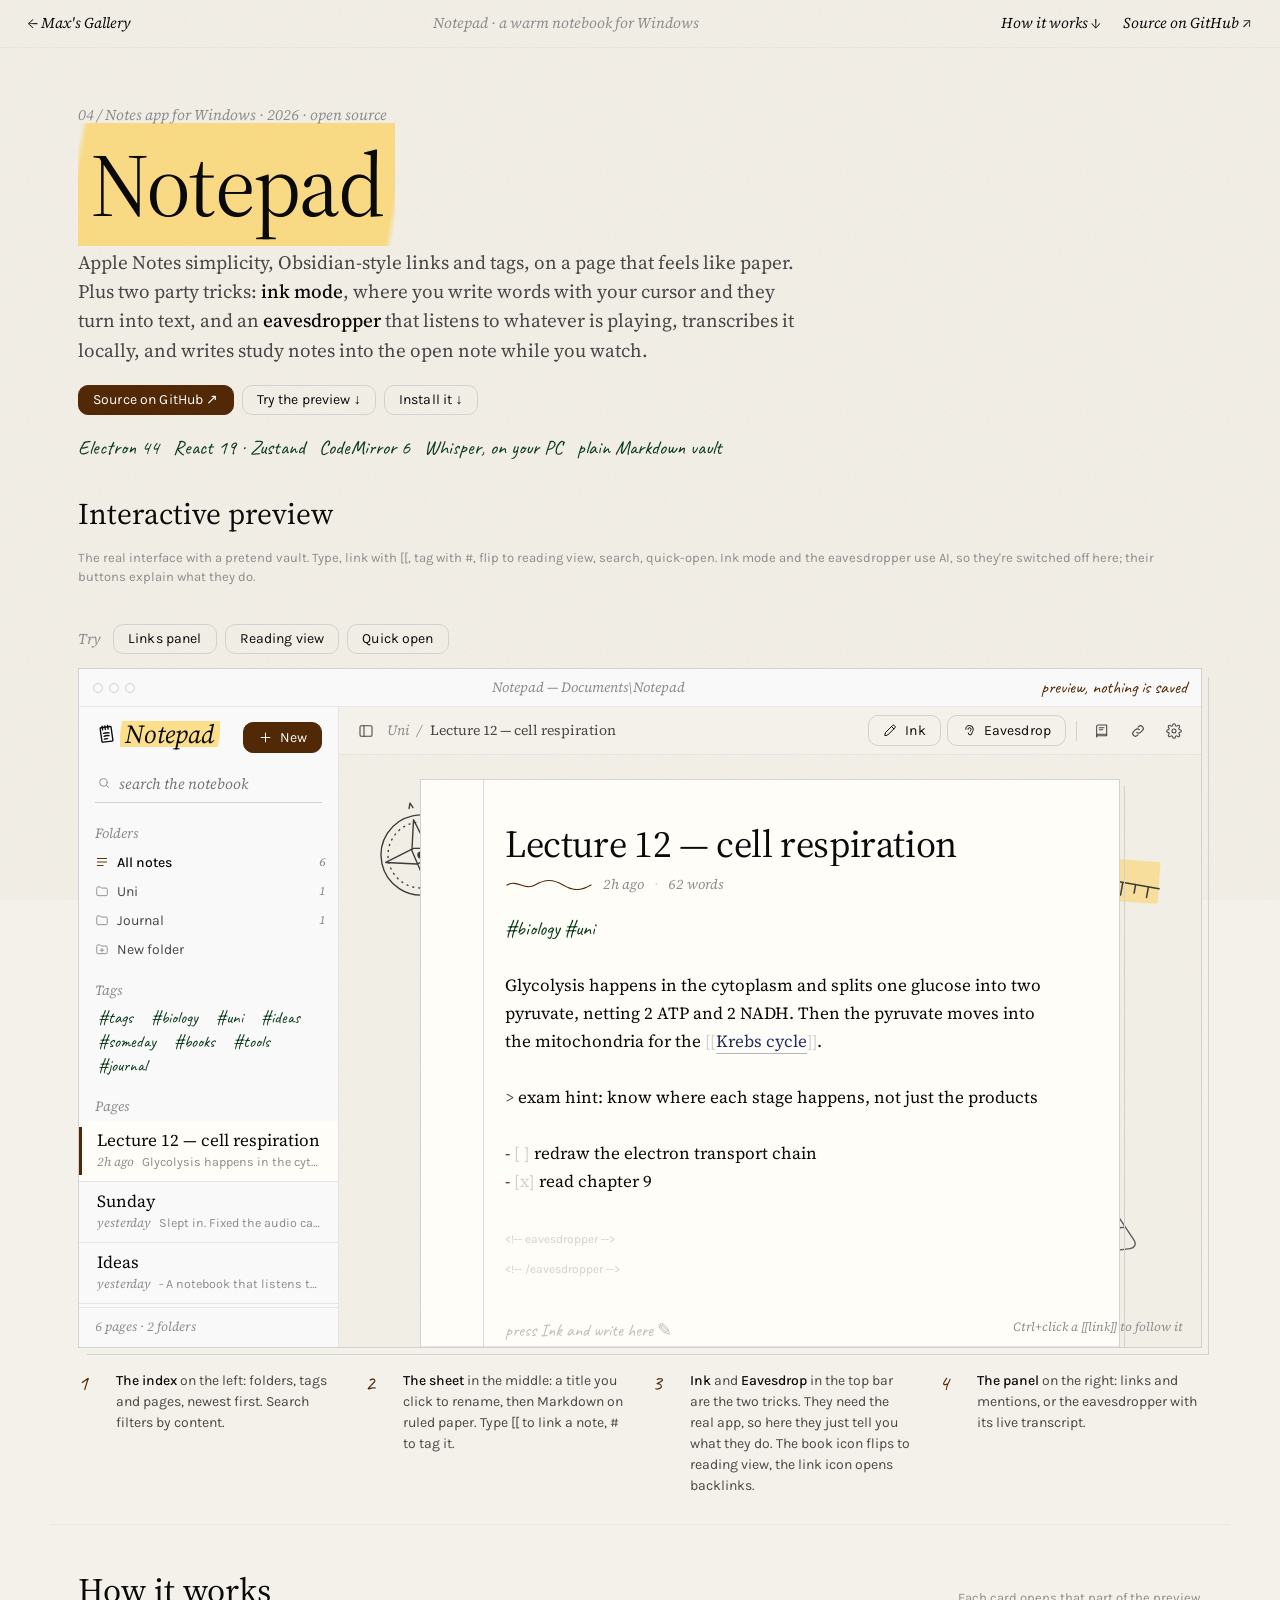
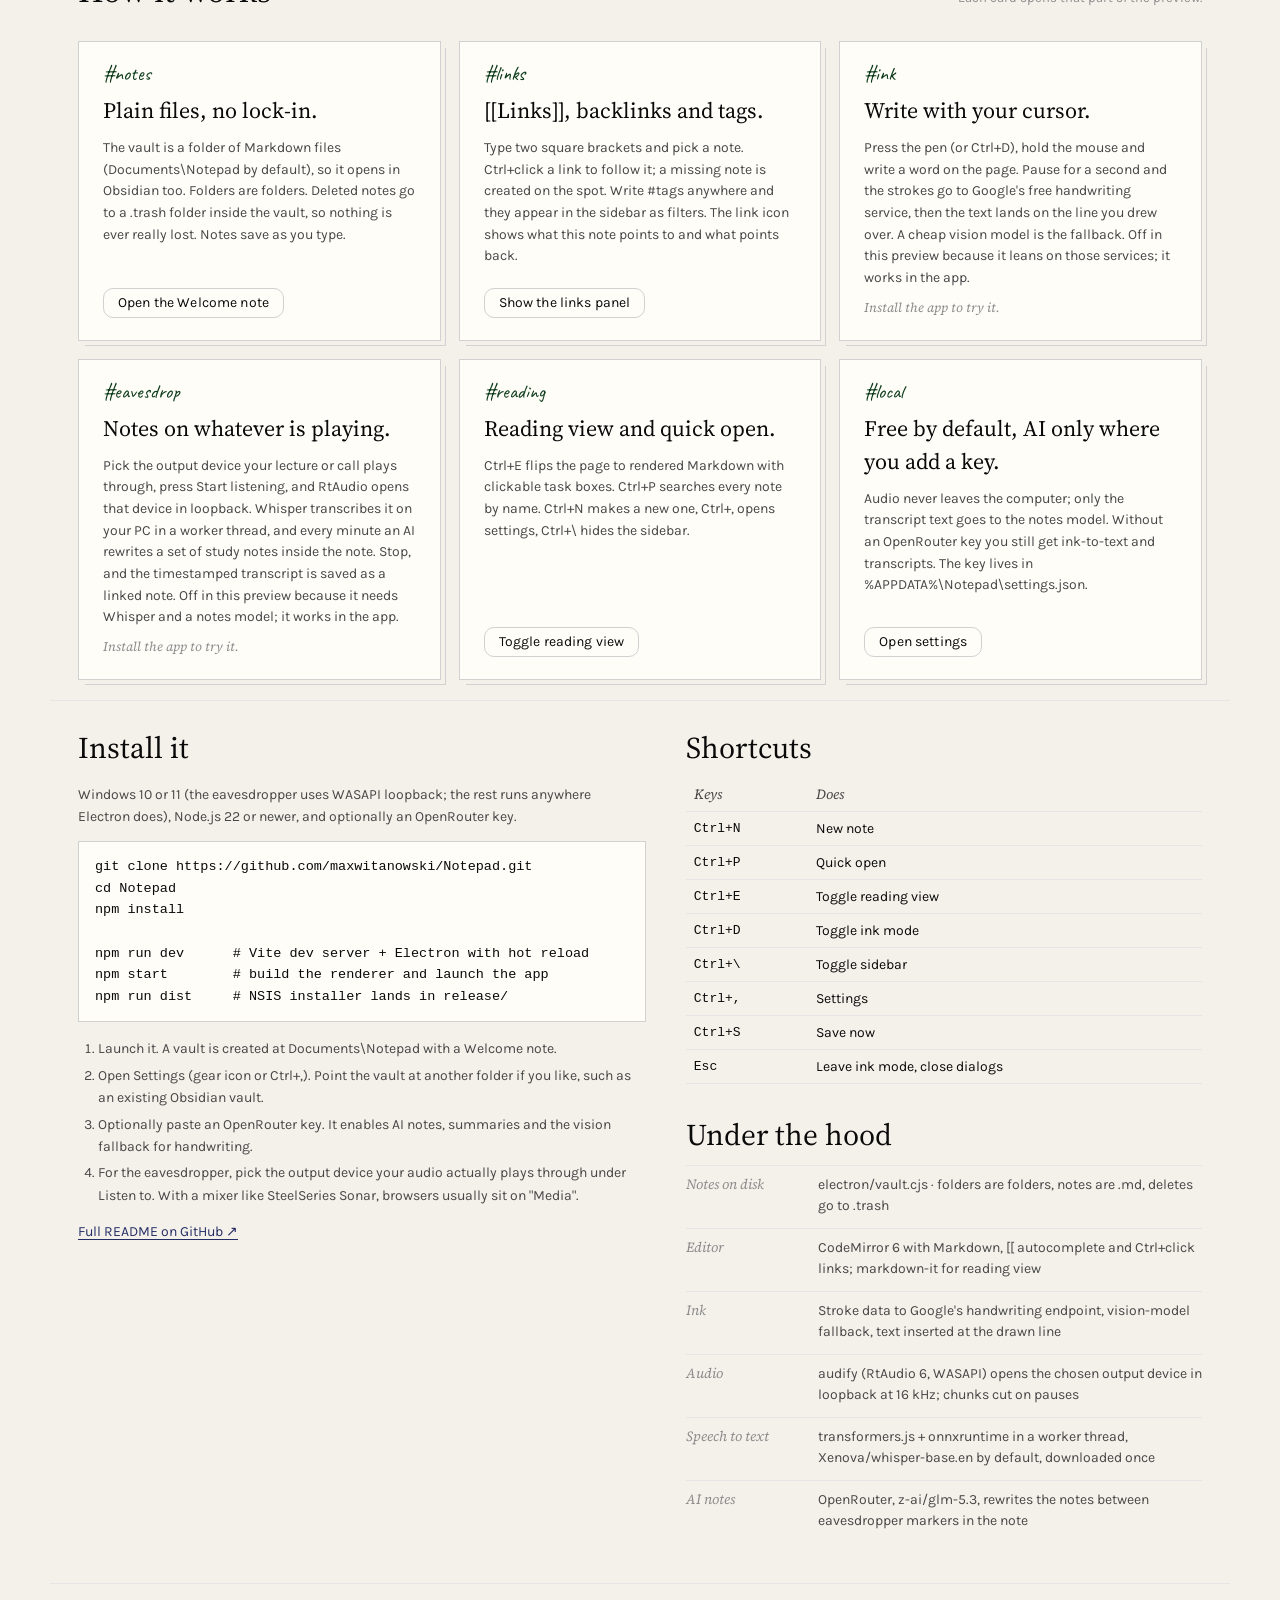
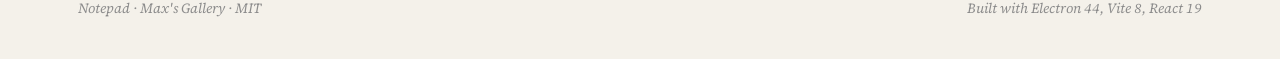
<file: projects/notepad.html>
<!DOCTYPE html>
<html lang="en">
<head>
  <meta charset="UTF-8" />
  <meta name="viewport" content="width=device-width, initial-scale=1.0" />
  <title>Notepad · Max's Gallery</title>
  <meta name="description" content="Notepad: a warm, paper-feeling notebook for Windows with Obsidian-style links, ink mode (write with your cursor) and an eavesdropper that takes notes on whatever is playing. Interactive preview." />
  <link rel="preconnect" href="https://fonts.googleapis.com" />
  <link rel="preconnect" href="https://fonts.gstatic.com" crossorigin />
  <link href="https://fonts.googleapis.com/css2?family=Source+Serif+4:ital,opsz,wght@0,8..60,400;0,8..60,500;0,8..60,600;1,8..60,400&family=Karla:ital,wght@0,400;0,500;1,400&family=Caveat:wght@400;500&display=swap" rel="stylesheet" />
  <style>
    /* ── Notepad · "Opennote" warm-paper style, ported from the app's index.css ──
       Ivory sheet on a grained desk, Source Serif 4 for anything written,
       Karla for chrome, Caveat for anything hand-made, sepia for the one CTA,
       no shadows anywhere (the sheet's depth is a second hairline). */
    :root {
      --ivory: #fffdf8; --ink: #0a0a0a; --black: #000; --rule: #e5e5e5; --smoke: #8c8c8c; --ash: #d1d1d1; --slate: #474747; --halo: #f9f9f9;
      --desk: #f4f1ea; --sepia: #512906; --sepia-deep: #3d1e04; --violet: #242d64; --forest: #0c3b1a; --oxblood: #5e0831; --yellow: #ffc934;
      --wash: rgba(255, 201, 52, 0.55);
      --serif: 'Source Serif 4', 'Iowan Old Style', 'Palatino Linotype', Georgia, serif;
      --sans: 'Karla', 'Segoe UI', sans-serif;
      --hand: 'Caveat', 'Segoe Print', cursive;
      --radius: 10px; --sidebar-w: 260px; --panel-w: 320px; --topbar-h: 48px; --pitch: 28px;
      --grain: url("data:image/svg+xml,%3Csvg xmlns='http://www.w3.org/2000/svg' width='240' height='240'%3E%3Cfilter id='n'%3E%3CfeTurbulence type='fractalNoise' baseFrequency='0.85' numOctaves='2' stitchTiles='stitch'/%3E%3CfeColorMatrix values='0 0 0 0 0.25 0 0 0 0 0.18 0 0 0 0 0.08 0 0 0 0.10 0'/%3E%3C/filter%3E%3Crect width='100%25' height='100%25' filter='url(%23n)'/%3E%3C/svg%3E");
    }
    * { box-sizing: border-box; }
    html { background: var(--desk); }
    body { margin: 0; background: var(--desk); color: var(--ink); font-family: var(--sans); font-size: 15px; line-height: 1.5; -webkit-font-smoothing: antialiased; position: relative; }
    body::before { content: ''; position: fixed; inset: 0; background: var(--grain); opacity: .55; pointer-events: none; z-index: 0; }
    body > * { position: relative; z-index: 1; }
    button, input, select, textarea { font: inherit; color: inherit; }
    button { cursor: pointer; background: none; border: 0; padding: 0; }
    ::selection { background: var(--wash); }
    a { color: var(--violet); text-decoration: underline; text-underline-offset: 3px; }
    @keyframes rise { from { opacity: 0; transform: translateY(6px); } to { opacity: 1; transform: none; } }
    @keyframes sheet-in { from { opacity: 0; transform: translateY(10px); } to { opacity: 1; transform: none; } }
    @keyframes pulse { 0%, 100% { opacity: .25; } 50% { opacity: 1; } }
    @keyframes wobble { 0%, 100% { transform: translateX(-50%) rotate(-1.5deg); } 50% { transform: translateX(-50%) rotate(-.5deg); } }

    /* ── shared controls (same as the app) ── */
    .btn { display: inline-flex; align-items: center; gap: 7px; padding: 7px 14px; border-radius: var(--radius); font-size: 14px; line-height: 1; white-space: nowrap; letter-spacing: .01em; border: 1px solid var(--ash); background: transparent; color: var(--ink); transition: border-color 120ms, background 120ms, color 120ms, transform 120ms; text-decoration: none; }
    .btn:hover { border-color: var(--ink); } .btn:active { transform: translateY(1px); }
    .btn.primary { background: var(--sepia); color: var(--ivory); border-color: var(--sepia); } .btn.primary:hover { background: var(--sepia-deep); border-color: var(--sepia-deep); }
    .btn.active { background: var(--ink); color: var(--ivory); border-color: var(--ink); } .btn.oxblood.active { background: var(--oxblood); border-color: var(--oxblood); }
    .btn:disabled { opacity: .4; cursor: default; } .btn svg { width: 15px; height: 15px; }
    .icon-btn { width: 30px; height: 30px; border-radius: var(--radius); display: inline-flex; align-items: center; justify-content: center; color: var(--slate); border: 1px solid transparent; }
    .icon-btn:hover { border-color: var(--ash); color: var(--ink); } .icon-btn.active { color: var(--ink); border-color: var(--ink); } .icon-btn svg { width: 16px; height: 16px; }
    svg.i { fill: none; stroke: currentColor; stroke-width: 1.6; stroke-linecap: round; stroke-linejoin: round; }
    input.field, select.field { width: 100%; padding: 8px 12px; border-radius: var(--radius); border: 1px solid var(--ash); background: var(--ivory); font-size: 14px; outline: none; }
    input.field:focus, select.field:focus { border-color: var(--ink); }
    .hint { font-size: 13px; color: var(--smoke); line-height: 1.45; }
    .hand { font-family: var(--hand); font-size: 19px; line-height: 1; color: var(--sepia); }
    .hl { background: linear-gradient(100deg, transparent 1%, var(--wash) 3%, var(--wash) 97%, transparent 99%); padding: 0 5px; margin: 0 -5px; }

    /* ── gallery chrome around the preview ── */
    .gbar { display: flex; align-items: center; justify-content: space-between; gap: 16px; flex-wrap: wrap; padding: 12px 28px; border-bottom: 1px solid var(--rule); font-family: var(--serif); font-style: italic; font-size: 15px; color: var(--smoke); }
    .gbar a { color: var(--ink); text-decoration: none; } .gbar a:hover { color: var(--sepia); }
    .gbar .links { display: inline-flex; gap: 22px; }
    .phero { max-width: 1180px; margin: 0 auto; padding: 56px 28px 28px; }
    .eyebrow { font-family: var(--serif); font-style: italic; font-size: 15px; color: var(--smoke); margin: 0 0 14px; }
    .phero h1 { font-family: var(--serif); font-weight: 400; font-size: clamp(52px, 7vw, 92px); line-height: 1; letter-spacing: -.02em; margin: 0 0 18px; }
    .phero h1 .hl { margin: 0; padding: 0 12px; }
    .phero-lead { font-family: var(--serif); font-size: 19px; line-height: 1.55; color: var(--slate); max-width: 720px; margin: 0 0 20px; } .phero-lead b { font-weight: 500; color: var(--ink); }
    .phero-actions { display: flex; gap: 8px; flex-wrap: wrap; margin-bottom: 18px; }
    .phero-meta { display: flex; flex-wrap: wrap; gap: 6px 14px; font-family: var(--hand); font-size: 20px; color: var(--forest); }
    .preview { max-width: 1180px; margin: 0 auto; padding: 0 28px 28px; }
    .preview-head { display: flex; justify-content: space-between; align-items: flex-end; gap: 24px; flex-wrap: wrap; margin-bottom: 14px; }
    .preview-head h2 { font-family: var(--serif); font-weight: 400; font-size: 30px; margin: 0 0 4px; }
    .tour { display: flex; align-items: center; gap: 8px; flex-wrap: wrap; } .tour .eyebrow { margin: 0 4px 0 0; }
    .window { border: 1px solid var(--ash); background: var(--desk); position: relative; isolation: isolate; }
    .window::before { content: ''; position: absolute; inset: 8px -8px -8px 8px; border-right: 1px solid var(--ash); border-bottom: 1px solid var(--ash); pointer-events: none; z-index: -1; }
    .titlebar { height: 38px; display: flex; align-items: center; gap: 12px; padding: 0 14px; border-bottom: 1px solid var(--rule); background: var(--halo); font-family: var(--serif); font-style: italic; font-size: 14px; color: var(--smoke); }
    .titlebar .dots { display: inline-flex; gap: 6px; } .titlebar .dots i { width: 10px; height: 10px; border-radius: 50%; border: 1px solid var(--ash); }
    .titlebar .cap { flex: 1; text-align: center; } .titlebar .sim { font-family: var(--hand); font-style: normal; font-size: 18px; color: var(--sepia); }
    .viewport { height: 640px; position: relative; overflow: hidden; transform: translateZ(0); user-select: none; }
    .callouts { list-style: none; padding: 0; display: grid; grid-template-columns: repeat(4, minmax(0, 1fr)); gap: 16px 24px; margin: 22px 0 0; }
    .callouts li { display: grid; grid-template-columns: 30px minmax(0, 1fr); gap: 8px; font-size: 14px; color: var(--slate); line-height: 1.5; }
    .callouts li b { font-family: var(--hand); font-size: 22px; color: var(--sepia); font-weight: 400; line-height: 1; padding-top: 2px; } .callouts strong { color: var(--ink); font-weight: 500; }
    .how { max-width: 1180px; margin: 0 auto; padding: 40px 28px 20px; border-top: 1px solid var(--rule); }
    .how-head { display: flex; justify-content: space-between; align-items: baseline; gap: 24px; flex-wrap: wrap; margin-bottom: 20px; } .how-head h2 { font-family: var(--serif); font-weight: 400; font-size: 34px; margin: 0; }
    .feat-grid { display: grid; grid-template-columns: repeat(auto-fill, minmax(min(300px, 100%), 1fr)); gap: 18px; }
    .feat { background: var(--ivory); border: 1px solid var(--ash); padding: 22px 24px; display: flex; flex-direction: column; gap: 10px; position: relative; isolation: isolate; }
    .feat::before { content: ''; position: absolute; inset: 6px -6px -6px 6px; border-right: 1px solid var(--ash); border-bottom: 1px solid var(--ash); pointer-events: none; z-index: -1; }
    .feat .tag { font-family: var(--hand); font-size: 20px; color: var(--forest); line-height: 1; } .feat h3 { font-family: var(--serif); font-weight: 400; font-size: 22px; margin: 0; }
    .feat p { font-size: 14px; line-height: 1.55; color: var(--slate); margin: 0; flex: 1; } .feat .btn { align-self: flex-start; }
    .install { max-width: 1180px; margin: 0 auto; padding: 24px 28px 40px; display: grid; grid-template-columns: minmax(0, 1.1fr) minmax(0, 1fr); gap: 40px; border-top: 1px solid var(--rule); }
    .install h2 { font-family: var(--serif); font-weight: 400; font-size: 30px; margin: 0 0 8px; }
    .install p { color: var(--slate); font-size: 14px; line-height: 1.55; max-width: 560px; }
    .install pre { background: var(--ivory); border: 1px solid var(--ash); padding: 14px 16px; font-family: ui-monospace, 'Cascadia Code', Consolas, monospace; font-size: 13.5px; line-height: 1.6; overflow-x: auto; margin: 10px 0 16px; }
    .install ol { padding-left: 20px; color: var(--slate); font-size: 14px; line-height: 1.6; } .install li { margin: 4px 0; }
    .install table { width: 100%; border-collapse: collapse; font-size: 14px; } .install th, .install td { text-align: left; padding: 6px 8px; border-bottom: 1px solid var(--rule); } .install th { font-family: var(--serif); font-style: italic; font-weight: 400; color: var(--slate); } .install td:first-child { font-family: ui-monospace, Consolas, monospace; font-size: 13px; white-space: nowrap; }
    .install ul.spec { list-style: none; padding: 0; margin: 0; } .install ul.spec li { display: grid; grid-template-columns: 120px minmax(0, 1fr); gap: 12px; padding: 8px 0; border-top: 1px solid var(--rule); font-size: 14px; color: var(--slate); } .install ul.spec b { font-family: var(--serif); font-style: italic; font-weight: 400; color: var(--smoke); }
    .foot { max-width: 1180px; margin: 0 auto; padding: 14px 28px 40px; display: flex; justify-content: space-between; gap: 16px; flex-wrap: wrap; font-family: var(--serif); font-style: italic; font-size: 14px; color: var(--smoke); border-top: 1px solid var(--rule); }

    /* ── the app shell (inside the frame) ── */
    .app { display: grid; height: 100%; grid-template-columns: var(--sidebar-w) minmax(0, 1fr) auto; grid-template-rows: var(--topbar-h) 1fr; }
    .app.no-sidebar { grid-template-columns: 0 minmax(0, 1fr) auto; }
    .sidebar { grid-column: 1; grid-row: 1 / 3; } .topbar { grid-column: 2 / 4; grid-row: 1; } .main { grid-column: 2; grid-row: 2; } .panel { grid-column: 3; grid-row: 2; }
    .sidebar { background: var(--halo); border-right: 1px solid var(--rule); display: flex; flex-direction: column; min-width: 0; overflow: hidden; position: relative; }
    .app.no-sidebar .sidebar { display: none; }
    .sidebar-head { padding: 14px 16px 6px; display: flex; align-items: baseline; justify-content: space-between; gap: 8px; }
    .wordmark { font-family: var(--serif); font-style: italic; font-size: 26px; line-height: 1; display: inline-flex; align-items: center; gap: 8px; }
    .wordmark svg { width: 22px; height: 22px; transform: rotate(-8deg); }
    .sidebar-search { padding: 8px 16px 4px; position: relative; }
    .sidebar-search svg { position: absolute; left: 18px; top: 17px; width: 14px; height: 14px; color: var(--smoke); }
    .sidebar-search input.field { background: transparent; border: 0; border-bottom: 1px solid var(--ash); border-radius: 0; padding: 6px 0 6px 24px; font-family: var(--serif); font-style: italic; font-size: 15px; }
    .sidebar-search input.field:focus { border-bottom-color: var(--ink); }
    .sidebar-scroll { flex: 1; overflow-y: auto; padding-bottom: 24px; }
    .section-label { font-family: var(--serif); font-style: italic; font-size: 14px; color: var(--smoke); padding: 16px 16px 4px; }
    .tree-item { display: flex; align-items: center; gap: 8px; width: 100%; text-align: left; padding: 4px 12px 4px 16px; font-size: 14px; color: var(--slate); }
    .tree-item svg { width: 14px; height: 14px; flex: none; color: var(--smoke); } .tree-item:hover { color: var(--ink); } .tree-item.active { color: var(--ink); font-weight: 500; } .tree-item.active svg { color: var(--sepia); }
    .tree-item .count { margin-left: auto; color: var(--smoke); font-size: 12px; font-family: var(--serif); font-style: italic; }
    .tag-list { display: flex; flex-wrap: wrap; gap: 2px 12px; padding: 2px 16px; }
    .tag-chip { font-family: var(--hand); font-size: 17px; line-height: 1.2; color: var(--forest); padding: 1px 3px; border-radius: 4px; }
    .tag-chip:hover { text-decoration: underline; text-decoration-style: wavy; text-underline-offset: 3px; } .tag-chip.active { background: var(--wash); }
    .note-row { display: block; width: 100%; text-align: left; padding: 9px 16px 9px 18px; position: relative; border-bottom: 1px solid var(--rule); animation: rise .45s ease both; animation-delay: calc(var(--i, 0) * 35ms); }
    .note-row:hover, .note-row.active { background: var(--ivory); }
    .note-row.active::before { content: ''; position: absolute; left: 0; top: 6px; bottom: 6px; width: 3px; background: var(--sepia); }
    .note-row .title { font-family: var(--serif); font-size: 17px; line-height: 1.25; color: var(--ink); white-space: nowrap; overflow: hidden; text-overflow: ellipsis; }
    .note-row .meta { display: flex; gap: 8px; align-items: baseline; margin-top: 2px; white-space: nowrap; overflow: hidden; }
    .note-row .meta .date { flex: none; font-family: var(--serif); font-style: italic; font-size: 12.5px; color: var(--smoke); } .note-row .meta .snippet { overflow: hidden; text-overflow: ellipsis; font-size: 12.5px; color: var(--smoke); }
    .empty-list { padding: 24px 16px; color: var(--smoke); font-family: var(--hand); font-size: 20px; text-align: center; }
    .sidebar-foot { padding: 10px 16px; border-top: 1px solid var(--rule); display: flex; gap: 8px; align-items: center; } .sidebar-foot .hint { font-family: var(--serif); font-style: italic; }
    .topbar { height: var(--topbar-h); display: flex; align-items: center; gap: 6px; padding: 0 12px; background: var(--desk); border-bottom: 1px solid var(--rule); }
    .topbar .crumbs { flex: 1; min-width: 0; display: flex; align-items: baseline; gap: 8px; font-family: var(--serif); font-style: italic; font-size: 14px; color: var(--smoke); white-space: nowrap; overflow: hidden; }
    .topbar .crumbs b { font-weight: 400; font-style: normal; color: var(--slate); }
    .topbar .actions { display: flex; align-items: center; gap: 6px; flex: none; } .topbar .divider { width: 1px; height: 20px; background: var(--ash); margin: 0 4px; }
    .main { position: relative; min-width: 0; overflow: hidden; background: var(--desk); }
    .main::before { content: ''; position: absolute; inset: 0; background: var(--grain); opacity: .55; pointer-events: none; }
    .marginalia { position: absolute; pointer-events: none; color: var(--black); opacity: .75; z-index: 0; }
    .marginalia .wash { position: absolute; inset: 18% 12% 22% 20%; background: var(--wash); transform: rotate(-6deg); z-index: -1; border-radius: 2px; }
    .page-scroll { position: absolute; inset: 0; overflow-y: auto; padding: 24px 44px 48px; z-index: 1; }
    .sheet { position: relative; max-width: 700px; margin: 0 auto; min-height: 100%; background: var(--ivory); border: 1px solid var(--ash); display: flex; flex-direction: column; animation: sheet-in .4s ease both; isolation: isolate; }
    .sheet::before { content: ''; position: absolute; inset: 6px -6px -6px 6px; border-right: 1px solid var(--ash); border-bottom: 1px solid var(--ash); pointer-events: none; z-index: -1; }
    .sheet::after { content: ''; position: absolute; top: 0; bottom: 0; left: 62px; border-left: 1px solid rgba(94, 8, 49, .16); pointer-events: none; }
    .sheet-body { padding: 44px 56px 0 84px; user-select: text; position: relative; z-index: 1; }
    .sheet-head { margin-bottom: 20px; }
    .title-input { font-family: var(--serif); font-size: 38px; line-height: 1.1; border: 0; background: transparent; outline: none; color: var(--ink); width: 100%; padding: 0; letter-spacing: -.01em; }
    .sheet-meta { display: flex; gap: 10px; align-items: center; margin-top: 8px; font-family: var(--serif); font-style: italic; font-size: 14px; color: var(--smoke); }
    .sheet-meta .flourish { width: 88px; height: 12px; color: var(--sepia); } .sheet-meta .sep { color: var(--ash); }
    /* editor: a transparent textarea over a highlighted mirror, so links and tags keep their colour while you type */
    .editor { position: relative; font-family: var(--serif); font-size: 17px; line-height: var(--pitch); color: var(--ink); min-height: 200px; }
    .editor .mirror, .editor textarea { font: inherit; line-height: inherit; letter-spacing: inherit; white-space: pre-wrap; word-wrap: break-word; margin: 0; padding: 0; border: 0; width: 100%; }
    .editor .mirror { pointer-events: none; min-height: 200px; }
    .editor textarea { position: absolute; inset: 0; height: 100%; background: transparent; color: transparent; caret-color: var(--sepia); outline: none; resize: none; overflow: hidden; }
    .editor textarea::selection { background: var(--wash); }
    .mirror .h1 { font-size: 30px; } .mirror .h2 { font-size: 24px; } .mirror .h3 { font-size: 20px; }
    .mirror .meta { color: var(--ash); } .mirror .mark { color: var(--sepia); } .mirror .em { font-style: italic; } .mirror .strong { font-weight: 600; }
    .mirror .wikilink { color: var(--violet); border-bottom: 1px solid rgba(36, 45, 100, .35); } .mirror .hashtag { color: var(--forest); font-family: var(--hand); font-size: 20px; }
    .mirror .comment { color: var(--ash); font-size: 12px; font-family: var(--sans); } .mirror .quote { color: var(--slate); font-style: italic; }
    .mirror .link { color: var(--violet); text-decoration: underline; text-underline-offset: 3px; }
    .write-here { position: relative; flex: 1; min-height: 200px; margin-top: 8px; background: repeating-linear-gradient(to bottom, transparent 0 calc(var(--pitch) - 1px), var(--rule) calc(var(--pitch) - 1px) var(--pitch)); }
    .write-here .hand { position: absolute; left: 84px; top: 2px; color: var(--smoke); opacity: .55; font-size: 18px; transition: opacity 200ms, color 200ms; }
    .ink-on .write-here .hand { opacity: 1; color: var(--sepia); }
    .sheet-foot { display: flex; justify-content: space-between; padding: 12px 56px 14px 84px; font-family: var(--serif); font-style: italic; font-size: 12.5px; color: var(--smoke); }
    .page-status { position: absolute; right: 18px; bottom: 10px; font-family: var(--serif); font-style: italic; font-size: 12.5px; color: var(--smoke); pointer-events: none; z-index: 2; }
    /* reading view */
    .reader { font-family: var(--serif); font-size: 17px; line-height: 1.65; color: var(--ink); user-select: text; }
    .reader > :first-child { margin-top: 0; } .reader h1, .reader h2, .reader h3 { font-weight: 400; margin: 1.3em 0 .4em; line-height: 1.2; } .reader h1 { font-size: 30px; } .reader h2 { font-size: 24px; } .reader h3 { font-size: 20px; }
    .reader p { margin: 0 0 .9em; } .reader ul, .reader ol { padding-left: 1.3em; margin: 0 0 .9em; } .reader li { margin: .15em 0; } .reader li::marker { color: var(--sepia); }
    .reader blockquote { margin: 0 0 1em; padding: 2px 0 2px 16px; border-left: 2px solid var(--sepia); color: var(--slate); font-style: italic; }
    .reader table { border-collapse: collapse; margin: 0 0 1em; width: 100%; font-size: 15px; } .reader th, .reader td { border-bottom: 1px solid var(--rule); padding: 6px 10px; text-align: left; } .reader th { font-weight: 400; font-style: italic; color: var(--slate); }
    .reader a.wikilink { text-decoration: none; border-bottom: 1px solid rgba(36, 45, 100, .35); cursor: pointer; } .reader .tag { color: var(--forest); cursor: pointer; font-family: var(--hand); font-size: 20px; line-height: 1; }
    .reader strong { font-weight: 600; } .reader code { font-family: ui-monospace, Consolas, monospace; font-size: 14px; background: var(--halo); border: 1px solid var(--rule); border-radius: 4px; padding: 1px 5px; }
    .reader input[type='checkbox'] { accent-color: var(--sepia); margin-right: 6px; } .reader .eaves-notes { border-left: 2px solid var(--violet); padding-left: 14px; margin: 0 0 1em; }
    .reader hr { border: 0; text-align: center; margin: 1.4em 0; } .reader hr::after { content: '❦'; color: var(--sepia); }
    /* ink overlay */
    .ink-overlay { position: absolute; inset: 0; touch-action: none; z-index: 5; cursor: url("data:image/svg+xml,%3Csvg xmlns='http://www.w3.org/2000/svg' width='28' height='28' viewBox='0 0 28 28'%3E%3Cpath d='M4 24l2-6L20 4l4 4L10 22z' fill='%23fffdf8' stroke='%23512906' stroke-width='1.6' stroke-linejoin='round'/%3E%3Cpath d='M6 18l4 4' stroke='%23512906' stroke-width='1.6'/%3E%3C/svg%3E") 4 24, crosshair; }
    .ink-overlay canvas { position: absolute; inset: 0; width: 100%; height: 100%; }
    .ink-pill { position: absolute; top: 14px; left: 50%; transform: translateX(-50%) rotate(-1.5deg); z-index: 6; display: flex; align-items: center; gap: 10px; padding: 4px 14px 6px; background: var(--wash); font-family: var(--hand); font-size: 20px; color: var(--sepia); pointer-events: none; white-space: nowrap; animation: wobble 3s ease-in-out infinite; }
    .ink-pill .dot { width: 8px; height: 8px; border-radius: 50%; background: var(--sepia); } .ink-pill .dot.busy { animation: pulse .9s infinite ease-in-out; }
    .ghost-ink { position: absolute; z-index: 4; pointer-events: none; font-family: var(--hand); font-size: 30px; color: var(--sepia); white-space: nowrap; overflow: hidden; width: 0; }
    /* right panel */
    .panel { width: var(--panel-w); border-left: 1px solid var(--rule); display: flex; flex-direction: column; min-height: 0; background: var(--halo); }
    .panel.hidden { display: none; }
    .panel-head { height: 44px; display: flex; align-items: center; gap: 18px; padding: 0 16px; border-bottom: 1px solid var(--rule); flex: none; }
    .panel-tab { font-family: var(--serif); font-style: italic; font-size: 16px; color: var(--smoke); padding: 3px 0; border-bottom: 1px solid transparent; } .panel-tab.active { color: var(--ink); border-bottom-color: var(--sepia); }
    .panel-head .close { margin-left: auto; }
    .panel-body { flex: 1; overflow-y: auto; padding: 16px; display: flex; flex-direction: column; gap: 18px; }
    .panel h3 { font-family: var(--serif); font-weight: 400; font-size: 20px; margin: 0 0 8px; }
    .link-row { display: block; width: 100%; text-align: left; padding: 7px 0; border-bottom: 1px solid var(--rule); } .link-row:hover .name { color: var(--violet); }
    .link-row .name { font-family: var(--serif); font-size: 16px; } .link-row .ctx { font-size: 12.5px; color: var(--smoke); margin-top: 1px; white-space: nowrap; overflow: hidden; text-overflow: ellipsis; } .link-row.missing .name { color: var(--smoke); font-style: italic; }
    .eaves-card { border: 1px solid var(--ash); padding: 16px; background: var(--ivory); position: relative; }
    .eaves-card.dark { background: var(--violet); color: var(--ivory); border-color: var(--violet); }
    .eaves-card.dark h3 { color: var(--ivory); font-size: 24px; } .eaves-card.dark .hint { color: rgba(255, 253, 248, .72); font-size: 14px; }
    .eaves-card.dark .btn { border-color: rgba(255, 253, 248, .5); color: var(--ivory); } .eaves-card.dark .btn:hover { border-color: var(--ivory); }
    .eaves-card.dark .hand { color: var(--yellow); position: absolute; top: 10px; right: 14px; transform: rotate(6deg); }
    .status-line { display: flex; align-items: center; gap: 8px; font-size: 13.5px; color: var(--slate); }
    .status-line .dot { width: 8px; height: 8px; border-radius: 50%; background: var(--smoke); flex: none; } .status-line .dot.live { background: var(--oxblood); animation: pulse 1.4s infinite ease-in-out; } .status-line .dot.ok { background: var(--forest); }
    .wave { display: block; width: 100%; height: 40px; margin: 8px 0 6px; }
    .transcript { font-family: var(--serif); font-size: 15px; line-height: 1.5; color: var(--slate); user-select: text; overflow-y: auto; flex: 1; min-height: 120px; }
    .transcript p { margin: 0 0 8px; animation: rise .35s ease both; } .transcript .t { color: var(--smoke); font-style: italic; font-size: 12.5px; margin-right: 6px; } .transcript .pending { color: var(--smoke); font-family: var(--hand); font-size: 19px; }
    .row { display: flex; gap: 8px; align-items: center; flex-wrap: wrap; } .grow { flex: 1; }
    .device-picker { display: flex; flex-direction: column; gap: 6px; margin: 0 0 14px; } .device-picker .label { font-family: var(--serif); font-size: 15px; color: var(--slate); }
    /* modals inside the frame */
    .scrim { position: absolute; inset: 0; background: rgba(81, 41, 6, .14); display: flex; align-items: flex-start; justify-content: center; padding-top: 8%; z-index: 50; }
    .modal { width: 560px; max-width: calc(100% - 32px); max-height: 80%; overflow-y: auto; background: var(--ivory); border: 1px solid var(--ash); padding: 28px 32px; animation: sheet-in .25s ease both; position: relative; }
    .modal::before { content: ''; position: absolute; inset: 6px -6px -6px 6px; border-right: 1px solid var(--ash); border-bottom: 1px solid var(--ash); pointer-events: none; z-index: -1; }
    .modal h2 { font-family: var(--serif); font-weight: 400; font-size: 34px; margin: 0 0 2px; line-height: 1.1; } .modal .sub { font-family: var(--serif); font-style: italic; color: var(--smoke); font-size: 15px; margin: 0 0 22px; }
    .form-row { display: grid; grid-template-columns: 150px minmax(0, 1fr); gap: 12px; align-items: center; margin-bottom: 14px; } .form-row .label { font-family: var(--serif); font-size: 15px; color: var(--slate); }
    .modal-foot { display: flex; justify-content: flex-end; gap: 8px; margin-top: 24px; }
    .quick { padding: 0; width: 520px; }
    .quick input { width: 100%; border: 0; border-bottom: 1px solid var(--rule); padding: 18px 24px; font-size: 22px; font-family: var(--serif); font-style: italic; outline: none; background: transparent; }
    .quick ul { list-style: none; margin: 0; padding: 8px; max-height: 300px; overflow-y: auto; } .quick li { padding: 8px 14px; cursor: pointer; display: flex; justify-content: space-between; gap: 12px; font-family: var(--serif); font-size: 16px; } .quick li.sel { background: var(--wash); } .quick li .p { font-size: 13px; font-style: italic; color: var(--smoke); }
    .toast { position: absolute; bottom: 22px; left: 50%; transform: translateX(-50%); z-index: 60; animation: rise .25s ease both; background: var(--ink); color: var(--ivory); padding: 8px 16px; border-radius: var(--radius); font-size: 14px; max-width: 70%; }
    .viewport ::-webkit-scrollbar { width: 10px; height: 10px; } .viewport ::-webkit-scrollbar-thumb { background: var(--ash); border-radius: 5px; border: 3px solid transparent; background-clip: padding-box; }
    @media (max-width: 1000px) { .callouts { grid-template-columns: minmax(0, 1fr) minmax(0, 1fr); } .install { grid-template-columns: minmax(0, 1fr); } .viewport { height: 560px; } .app { --sidebar-w: 220px; --panel-w: 280px; } .marginalia { display: none; } }
    @media (max-width: 700px) { .callouts { grid-template-columns: minmax(0, 1fr); } .app { grid-template-columns: 0 minmax(0, 1fr) auto; } .sidebar { display: none; } .panel { width: 240px; } .sheet-body { padding: 32px 24px 0 48px; } .sheet::after { left: 34px; } .sheet-foot { padding: 12px 24px 14px 48px; } }
  </style>
</head>
<body>
  <div class="gbar">
    <a href="../index.html">← Max's Gallery</a>
    <span>Notepad · a warm notebook for Windows</span>
    <span class="links"><a href="#how">How it works ↓</a><a href="https://github.com/maxwitanowski/Notepad" target="_blank" rel="noopener">Source on GitHub ↗</a></span>
  </div>

  <header class="phero">
    <p class="eyebrow">04 / Notes app for Windows · 2026 · open source</p>
    <h1><span class="hl">Notepad</span></h1>
    <p class="phero-lead">Apple Notes simplicity, Obsidian-style links and tags, on a page that feels like paper. Plus two party tricks: <b>ink mode</b>, where you write words with your cursor and they turn into text, and an <b>eavesdropper</b> that listens to whatever is playing, transcribes it locally, and writes study notes into the open note while you watch.</p>
    <div class="phero-actions"><a class="btn primary" href="https://github.com/maxwitanowski/Notepad" target="_blank" rel="noopener">Source on GitHub ↗</a><a class="btn" href="#preview">Try the preview ↓</a><a class="btn" href="#install">Install it ↓</a></div>
    <div class="phero-meta"><span>Electron 44</span><span>React 19 · Zustand</span><span>CodeMirror 6</span><span>Whisper, on your PC</span><span>plain Markdown vault</span></div>
  </header>

  <section class="preview" id="preview">
    <div class="preview-head">
      <div><h2>Interactive preview</h2><p class="hint">The real interface with a pretend vault. Type, link with [[, tag with #, flip to reading view, search, quick-open. Ink mode and the eavesdropper use AI, so they're switched off here; their buttons explain what they do.</p></div>
      <div class="tour"><span class="eyebrow">Try</span><button class="btn" data-do="links">Links panel</button><button class="btn" data-do="read">Reading view</button><button class="btn" data-do="quick">Quick open</button></div>
    </div>
    <div class="window">
      <div class="titlebar"><span class="dots"><i></i><i></i><i></i></span><span class="cap">Notepad — Documents\Notepad</span><span class="sim">preview, nothing is saved</span></div>
      <div class="viewport" id="viewport"><div class="app" id="app"></div><div id="layer"></div></div>
    </div>
    <ol class="callouts">
      <li><b>1</b><span><strong>The index</strong> on the left: folders, tags and pages, newest first. Search filters by content.</span></li>
      <li><b>2</b><span><strong>The sheet</strong> in the middle: a title you click to rename, then Markdown on ruled paper. Type [[ to link a note, # to tag it.</span></li>
      <li><b>3</b><span><strong>Ink</strong> and <strong>Eavesdrop</strong> in the top bar are the two tricks. They need the real app, so here they just tell you what they do. The book icon flips to reading view, the link icon opens backlinks.</span></li>
      <li><b>4</b><span><strong>The panel</strong> on the right: links and mentions, or the eavesdropper with its live transcript.</span></li>
    </ol>
  </section>

  <section class="how" id="how">
    <div class="how-head"><h2>How it works</h2><p class="hint">Each card opens that part of the preview.</p></div>
    <div class="feat-grid">
      <article class="feat"><span class="tag">#notes</span><h3>Plain files, no lock-in.</h3><p>The vault is a folder of Markdown files (Documents\Notepad by default), so it opens in Obsidian too. Folders are folders. Deleted notes go to a .trash folder inside the vault, so nothing is ever really lost. Notes save as you type.</p><button class="btn" data-do="welcome">Open the Welcome note</button></article>
      <article class="feat"><span class="tag">#links</span><h3>[[Links]], backlinks and tags.</h3><p>Type two square brackets and pick a note. Ctrl+click a link to follow it; a missing note is created on the spot. Write #tags anywhere and they appear in the sidebar as filters. The link icon shows what this note points to and what points back.</p><button class="btn" data-do="links">Show the links panel</button></article>
      <article class="feat"><span class="tag">#ink</span><h3>Write with your cursor.</h3><p>Press the pen (or Ctrl+D), hold the mouse and write a word on the page. Pause for a second and the strokes go to Google's free handwriting service, then the text lands on the line you drew over. A cheap vision model is the fallback. Off in this preview because it leans on those services; it works in the app.</p><span class="hint" style="font-family:var(--serif);font-style:italic">Install the app to try it.</span></article>
      <article class="feat"><span class="tag">#eavesdrop</span><h3>Notes on whatever is playing.</h3><p>Pick the output device your lecture or call plays through, press Start listening, and RtAudio opens that device in loopback. Whisper transcribes it on your PC in a worker thread, and every minute an AI rewrites a set of study notes inside the note. Stop, and the timestamped transcript is saved as a linked note. Off in this preview because it needs Whisper and a notes model; it works in the app.</p><span class="hint" style="font-family:var(--serif);font-style:italic">Install the app to try it.</span></article>
      <article class="feat"><span class="tag">#reading</span><h3>Reading view and quick open.</h3><p>Ctrl+E flips the page to rendered Markdown with clickable task boxes. Ctrl+P searches every note by name. Ctrl+N makes a new one, Ctrl+, opens settings, Ctrl+\ hides the sidebar.</p><button class="btn" data-do="read">Toggle reading view</button></article>
      <article class="feat"><span class="tag">#local</span><h3>Free by default, AI only where you add a key.</h3><p>Audio never leaves the computer; only the transcript text goes to the notes model. Without an OpenRouter key you still get ink-to-text and transcripts. The key lives in %APPDATA%\Notepad\settings.json.</p><button class="btn" data-do="settings">Open settings</button></article>
    </div>
  </section>

  <section class="install" id="install">
    <div>
      <h2>Install it</h2>
      <p>Windows 10 or 11 (the eavesdropper uses WASAPI loopback; the rest runs anywhere Electron does), Node.js 22 or newer, and optionally an OpenRouter key.</p>
      <pre>git clone https://github.com/maxwitanowski/Notepad.git
cd Notepad
npm install

npm run dev      # Vite dev server + Electron with hot reload
npm start        # build the renderer and launch the app
npm run dist     # NSIS installer lands in release/</pre>
      <ol>
        <li>Launch it. A vault is created at Documents\Notepad with a Welcome note.</li>
        <li>Open Settings (gear icon or Ctrl+,). Point the vault at another folder if you like, such as an existing Obsidian vault.</li>
        <li>Optionally paste an OpenRouter key. It enables AI notes, summaries and the vision fallback for handwriting.</li>
        <li>For the eavesdropper, pick the output device your audio actually plays through under Listen to. With a mixer like SteelSeries Sonar, browsers usually sit on "Media".</li>
      </ol>
      <p><a href="https://github.com/maxwitanowski/Notepad" target="_blank" rel="noopener">Full README on GitHub ↗</a></p>
    </div>
    <div>
      <h2>Shortcuts</h2>
      <table><thead><tr><th>Keys</th><th>Does</th></tr></thead><tbody>
        <tr><td>Ctrl+N</td><td>New note</td></tr><tr><td>Ctrl+P</td><td>Quick open</td></tr><tr><td>Ctrl+E</td><td>Toggle reading view</td></tr><tr><td>Ctrl+D</td><td>Toggle ink mode</td></tr><tr><td>Ctrl+\</td><td>Toggle sidebar</td></tr><tr><td>Ctrl+,</td><td>Settings</td></tr><tr><td>Ctrl+S</td><td>Save now</td></tr><tr><td>Esc</td><td>Leave ink mode, close dialogs</td></tr>
      </tbody></table>
      <h2 style="margin-top:28px">Under the hood</h2>
      <ul class="spec">
        <li><b>Notes on disk</b><span>electron/vault.cjs · folders are folders, notes are .md, deletes go to .trash</span></li>
        <li><b>Editor</b><span>CodeMirror 6 with Markdown, [[ autocomplete and Ctrl+click links; markdown-it for reading view</span></li>
        <li><b>Ink</b><span>Stroke data to Google's handwriting endpoint, vision-model fallback, text inserted at the drawn line</span></li>
        <li><b>Audio</b><span>audify (RtAudio 6, WASAPI) opens the chosen output device in loopback at 16 kHz; chunks cut on pauses</span></li>
        <li><b>Speech to text</b><span>transformers.js + onnxruntime in a worker thread, Xenova/whisper-base.en by default, downloaded once</span></li>
        <li><b>AI notes</b><span>OpenRouter, z-ai/glm-5.3, rewrites the notes between eavesdropper markers in the note</span></li>
      </ul>
    </div>
  </section>
  <footer class="foot"><span>Notepad · Max's Gallery · MIT</span><span>Built with Electron 44, Vite 8, React 19</span></footer>

  <script>
  (() => {
    const $ = (s, r = document) => r.querySelector(s), $$ = (s, r = document) => [...r.querySelectorAll(s)];
    const esc = (s) => String(s).replace(/[&<>"]/g, (c) => ({ '&': '&amp;', '<': '&lt;', '>': '&gt;', '"': '&quot;' }[c]));
    const NOW = Date.now(), H = 3600e3, D = 86400e3;
    // ───── icons (same paths as the app's Icons.jsx) ─────
    const I = (d, extra = '') => `<svg class="i" viewBox="0 0 24 24">${d}${extra}</svg>`;
    const ICO = {
      pen: I('<path d="M4 20l3.5-.8L19 7.7a2 2 0 0 0 0-2.8l-.9-.9a2 2 0 0 0-2.8 0L3.8 15.5 3 19.5z"/><path d="M13.5 5.5l4 4"/>'),
      ear: I('<path d="M6 10a6 6 0 0 1 12 0c0 3-2 4-2 6a3 3 0 0 1-6 0"/><path d="M9.5 10a2.5 2.5 0 0 1 5 0c0 1.5-1.5 2-1.5 3"/>'),
      book: I('<path d="M4 5a2 2 0 0 1 2-2h13v16H6a2 2 0 0 0-2 2z"/><path d="M4 19a2 2 0 0 1 2-2h13"/><path d="M8 7h7M8 10h5"/>'),
      edit: I('<path d="M12 20h8"/><path d="M16.5 3.5a2 2 0 0 1 2.8 2.8L8 17.6 4 18.6l1-4z"/>'),
      link: I('<path d="M10 14a4 4 0 0 0 5.7 0l3-3a4 4 0 0 0-5.7-5.7l-1 1"/><path d="M14 10a4 4 0 0 0-5.7 0l-3 3a4 4 0 0 0 5.7 5.7l1-1"/>'),
      gear: I('<circle cx="12" cy="12" r="3"/><path d="M19.4 15a1.7 1.7 0 0 0 .3 1.8l.1.1a2 2 0 1 1-2.8 2.8l-.1-.1a1.7 1.7 0 0 0-1.8-.3 1.7 1.7 0 0 0-1 1.5V21a2 2 0 1 1-4 0v-.1a1.7 1.7 0 0 0-1.1-1.5 1.7 1.7 0 0 0-1.8.3l-.1.1a2 2 0 1 1-2.8-2.8l.1-.1a1.7 1.7 0 0 0 .3-1.8 1.7 1.7 0 0 0-1.5-1H3a2 2 0 1 1 0-4h.1a1.7 1.7 0 0 0 1.5-1.1 1.7 1.7 0 0 0-.3-1.8l-.1-.1a2 2 0 1 1 2.8-2.8l.1.1a1.7 1.7 0 0 0 1.8.3H9a1.7 1.7 0 0 0 1-1.5V3a2 2 0 1 1 4 0v.1a1.7 1.7 0 0 0 1 1.5 1.7 1.7 0 0 0 1.8-.3l.1-.1a2 2 0 1 1 2.8 2.8l-.1.1a1.7 1.7 0 0 0-.3 1.8V9a1.7 1.7 0 0 0 1.5 1H21a2 2 0 1 1 0 4h-.1a1.7 1.7 0 0 0-1.5 1z"/>'),
      plus: I('<path d="M12 5v14M5 12h14"/>'), folder: I('<path d="M3 7a2 2 0 0 1 2-2h4l2 2h8a2 2 0 0 1 2 2v9a2 2 0 0 1-2 2H5a2 2 0 0 1-2-2z"/>'),
      folderplus: I('<path d="M3 7a2 2 0 0 1 2-2h4l2 2h8a2 2 0 0 1 2 2v9a2 2 0 0 1-2 2H5a2 2 0 0 1-2-2z"/><path d="M12 11v6M9 14h6"/>'),
      search: I('<circle cx="11" cy="11" r="6.5"/><path d="M20 20l-4-4"/>'), stack: I('<path d="M4 6h16M4 12h16M4 18h10"/>'), close: I('<path d="M6 6l12 12M18 6L6 18"/>'),
      sidebar: I('<rect x="3" y="4" width="18" height="16" rx="2"/><path d="M9 4v16"/>'),
      logo: `<svg viewBox="0 0 24 24" fill="none" stroke="currentColor" stroke-width="1.5" stroke-linecap="round" stroke-linejoin="round"><path d="M6.5 5.5c0-.6.4-1 1-1h10c.6 0 1 .4 1 1v14c0 .6-.5 1.1-1.1 1.1l-9.8-.2c-.6 0-1.1-.5-1.1-1.1z"/><path d="M9 3v4M12 3v4M15 3v4"/><path d="M9.5 11c2-.4 4.4-.2 6 .3M9.5 14.2c1.8-.6 3.6-.5 5.5 0M9.5 17.3c1.2-.4 2.3-.3 3.5-.1"/></svg>`,
      flourish: `<svg class="flourish" viewBox="0 0 88 12" fill="none" stroke="currentColor" stroke-width="1.2" stroke-linecap="round"><path d="M2 7c10-6 18 6 28 0s18-6 28 0 18 6 28 0"/></svg>`,
      compass: `<svg class="marginalia" style="width:120px;height:120px;left:22px;top:40px;transform:rotate(-12deg)" viewBox="0 0 120 120" fill="none" stroke="currentColor" stroke-width="1.4" stroke-linecap="round" stroke-linejoin="round"><circle cx="60" cy="60" r="40"/><circle cx="60" cy="60" r="33" stroke-dasharray="1 5"/><path d="M60 24l8 30-8 40-8-40z"/><path d="M24 60l30-8 40 8-40 8z"/><circle cx="60" cy="60" r="3" fill="currentColor"/><path d="M58 12l2-5 2 5"/></svg>`,
      key: `<div class="marginalia" style="width:130px;height:70px;right:26px;top:90px;transform:rotate(10deg)"><div class="wash"></div><svg viewBox="0 0 120 60" fill="none" stroke="currentColor" stroke-width="1.4" stroke-linecap="round" stroke-linejoin="round" style="width:100%;height:100%"><circle cx="22" cy="30" r="14"/><circle cx="19" cy="27" r="4"/><path d="M36 30h70M96 30v10M84 30v8M72 30v12"/><path d="M10 22c2-6 6-9 12-10" stroke-dasharray="1 4"/></svg></div>`,
      beaker: `<svg class="marginalia" style="width:64px;height:80px;right:60px;bottom:90px;transform:rotate(-7deg);opacity:.6" viewBox="0 0 64 80" fill="none" stroke="currentColor" stroke-width="1.4" stroke-linecap="round" stroke-linejoin="round"><path d="M24 6h16M28 6v24L10 66c-2 4 0 8 5 8h34c5 0 7-4 5-8L36 30V6"/><path d="M18 52h28"/><circle cx="26" cy="60" r="2"/><circle cx="36" cy="64" r="1.5"/></svg>`,
      star: `<svg class="marginalia" style="width:34px;height:34px;right:150px;bottom:200px;transform:rotate(15deg);opacity:.5" viewBox="0 0 34 34" fill="none" stroke="currentColor" stroke-width="1.4" stroke-linejoin="round"><path d="M17 3l4 9 9 1-7 6 2 10-8-5-8 5 2-10-7-6 9-1z"/></svg>`,
    };

    // ───── the pretend vault ─────
    const WELCOME = `# Welcome to Notepad\n\nA quiet notebook. A few things worth knowing:\n\n- Type two square brackets to link to another note, like [[Ideas]]. Ctrl+click a link to follow it; missing notes are created on the spot.\n- Add #tags anywhere. They show up in the sidebar.\n- Press the **pen** in the top bar, then draw words with your cursor on the page. They become text.\n- Press **Eavesdrop** while a lecture or video plays. Notepad listens to your computer's audio, keeps a transcript, and writes notes for you.\n- Everything lives as plain Markdown files in your vault folder, so it is yours forever.\n\n## Shortcuts\n\n| Keys | Does |\n| --- | --- |\n| Ctrl+N | New note |\n| Ctrl+P | Quick open |\n| Ctrl+E | Toggle reading view |\n| Ctrl+D | Toggle ink mode |\n| Ctrl+, | Settings |\n`;
    let notes = [
      { path: 'Welcome.md', folder: '', name: 'Welcome', mtime: NOW - 3 * D, text: WELCOME },
      { path: 'Uni/Lecture 12 — cell respiration.md', folder: 'Uni', name: 'Lecture 12 — cell respiration', mtime: NOW - 2 * H, text: `#biology #uni\n\nGlycolysis happens in the cytoplasm and splits one glucose into two pyruvate, netting 2 ATP and 2 NADH. Then the pyruvate moves into the mitochondria for the [[Krebs cycle]].\n\n> exam hint: know where each stage happens, not just the products\n\n- [ ] redraw the electron transport chain\n- [x] read chapter 9\n\n<!-- eavesdropper -->\n<!-- /eavesdropper -->\n` },
      { path: 'Ideas.md', folder: '', name: 'Ideas', mtime: NOW - 26 * H, text: `#ideas\n\n- A notebook that listens to lectures so I don't have to type → became [[Lecture 12 — cell respiration]]\n- Pen input for the trackpad crowd, no tablet needed\n- Keep everything in plain files so it opens in [[Obsidian]]\n- A tiny star-map for the ceiling #someday\n` },
      { path: 'Reading list.md', folder: '', name: 'Reading list', mtime: NOW - 4 * D, text: `#books\n\n- [x] The Pragmatic Programmer\n- [ ] Thinking, Fast and Slow\n- [ ] The Design of Everyday Things\n\nBorrowed from [[Ideas]]: "read one chapter, write three lines".\n` },
      { path: 'Obsidian.md', folder: '', name: 'Obsidian', mtime: NOW - 6 * D, text: `Notes are plain Markdown, so this vault opens in Obsidian too. Same [[Ideas]], same links, same #tags. #tools\n` },
      { path: 'Journal/Sunday.md', folder: 'Journal', name: 'Sunday', mtime: NOW - 1 * D, text: `#journal\n\nSlept in. Fixed the audio capture so it can listen to a specific output device instead of the Windows default. Sonar was routing the browser to "Media" the whole time.\n\nTonight: [[Lecture 12 — cell respiration]] before the quiz.\n` },
    ];
    let folders = ['Uni', 'Journal'];
    const S = { active: 'Uni/Lecture 12 — cell respiration.md', mode: 'edit', ink: false, panel: null, folder: null, tag: null, query: '', sidebar: true, toast: null };
    const E = { state: 'idle', notePath: null, startedAt: 0, transcript: [], notesAt: 0, level: 0, hist: new Array(90).fill(0), timers: [] };
    const noteAt = (p) => notes.find((n) => n.path === p) || null;
    const active = () => noteAt(S.active);
    const tagsOf = (t) => new Set([...(t || '').matchAll(/(^|\s)#([\p{L}\d_-]+)/gu)].map((m) => m[2].toLowerCase()));
    const linksOf = (t) => [...(t || '').matchAll(/\[\[([^\]|]+)(?:\|[^\]]*)?\]\]/g)].map((m) => m[1].trim());
    const firstLine = (t) => (t || '').split('\n').map((l) => l.trim()).find((l) => l && !/^#{1,6}\s/.test(l) && !/^#\S/.test(l) && !l.startsWith('<!--')) || '';
    const words = (t) => ((t || '').trim().match(/\S+/g) || []).length;
    const rel = (ms) => { const d = NOW - ms; if (d < H) return 'just now'; if (d < D) return `${Math.round(d / H)}h ago`; if (d < 2 * D) return 'yesterday'; return `${Math.round(d / D)} days ago`; };

    // ───── rendering ─────
    const app = $('#app'), layer = $('#layer');
    const render = () => {
      const n = active();
      const tagCounts = new Map(); notes.forEach((x) => tagsOf(x.text).forEach((t) => tagCounts.set(t, (tagCounts.get(t) || 0) + 1)));
      const q = S.query.trim().toLowerCase();
      const visible = notes.filter((x) => S.folder == null || x.folder === S.folder).filter((x) => !S.tag || tagsOf(x.text).has(S.tag)).filter((x) => !q || x.name.toLowerCase().includes(q) || x.text.toLowerCase().includes(q)).sort((a, b) => b.mtime - a.mtime);
      const countIn = (f) => notes.filter((x) => x.folder === f).length;
      app.className = `app ${S.sidebar ? '' : 'no-sidebar'} ${S.ink ? 'ink-on' : ''}`;
      app.innerHTML = `
        <nav class="sidebar">
          <div class="sidebar-head"><div class="wordmark">${ICO.logo}<span class="hl">Notepad</span></div><button class="btn primary" data-act="new">${ICO.plus} New</button></div>
          <div class="sidebar-search">${ICO.search}<input class="field" id="q" placeholder="search the notebook" value="${esc(S.query)}" /></div>
          <div class="sidebar-scroll">
            <div class="section-label">Folders</div>
            <button class="tree-item ${S.folder == null ? 'active' : ''}" data-folder="">${ICO.stack} All notes <span class="count">${notes.length}</span></button>
            ${folders.map((f) => `<button class="tree-item ${S.folder === f ? 'active' : ''}" data-folder="${esc(f)}">${ICO.folder} ${esc(f)} <span class="count">${countIn(f)}</span></button>`).join('')}
            <button class="tree-item" data-act="newfolder">${ICO.folderplus} New folder</button>
            <div class="section-label">Tags</div>
            <div class="tag-list">${[...tagCounts.entries()].sort((a, b) => b[1] - a[1]).map(([t, c]) => `<button class="tag-chip ${S.tag === t ? 'active' : ''}" data-tag="${t}" title="${c} note${c === 1 ? '' : 's'}">#${t}</button>`).join('')}</div>
            <div class="section-label">${S.folder ?? 'Pages'}${S.tag ? ` · #${S.tag}` : ''}${q ? ' · search' : ''}</div>
            <div class="note-list">${visible.length ? visible.map((x, i) => `<button class="note-row ${x.path === S.active ? 'active' : ''}" style="--i:${Math.min(i, 14)}" data-open="${esc(x.path)}"><div class="title">${esc(x.name)}</div><div class="meta"><span class="date">${rel(x.mtime)}</span><span class="snippet">${esc(firstLine(x.text) || 'no text yet')}</span></div></button>`).join('') : `<div class="empty-list">${q ? 'nothing matches' : 'nothing here yet'}</div>`}</div>
          </div>
          <div class="sidebar-foot"><span class="hint">${notes.length} pages · ${folders.length} folders</span></div>
        </nav>
        <header class="topbar">
          <button class="icon-btn ${S.sidebar ? '' : 'active'}" data-act="sidebar" title="Toggle sidebar (Ctrl+\\)">${ICO.sidebar}</button>
          <div class="crumbs">${n ? `<span>${esc(n.folder || 'Notepad')}</span><span>/</span><b>${esc(n.name)}</b>` : '<span>Notepad</span>'}</div>
          <div class="actions">
            <button class="btn ${S.ink ? 'active' : ''}" data-act="ink" ${n ? '' : 'disabled'} title="Ink mode: write with your cursor (Ctrl+D)">${ICO.pen} Ink</button>
            <button class="btn oxblood ${E.state !== 'idle' ? 'active' : ''}" data-act="eaves" ${n ? '' : 'disabled'} title="Eavesdropper: transcribe and take notes on what is playing">${ICO.ear} ${E.state === 'idle' ? 'Eavesdrop' : 'Listening'}</button>
            <span class="divider"></span>
            <button class="icon-btn ${S.mode === 'read' ? 'active' : ''}" data-act="mode" ${n ? '' : 'disabled'} title="${S.mode === 'read' ? 'Switch to editing (Ctrl+E)' : 'Switch to reading (Ctrl+E)'}">${S.mode === 'read' ? ICO.edit : ICO.book}</button>
            <button class="icon-btn ${S.panel === 'links' ? 'active' : ''}" data-act="links" title="Links and backlinks">${ICO.link}</button>
            <button class="icon-btn" data-act="settings" title="Settings (Ctrl+,)">${ICO.gear}</button>
          </div>
        </header>
        <main class="main">
          ${ICO.compass}${ICO.key}${ICO.beaker}${ICO.star}
          ${n ? `<div class="page-scroll" id="page-scroll"><article class="sheet" id="sheet">
              <div class="sheet-body">
                <header class="sheet-head"><input class="title-input" id="title" value="${esc(n.name)}" spellcheck="false" /><div class="sheet-meta">${ICO.flourish}<span>${rel(n.mtime)}</span><span class="sep">·</span><span id="wc">${words(n.text)} words</span></div></header>
                ${S.mode === 'read' ? `<div class="reader" id="reader">${renderMd(n.text)}</div>` : `<div class="editor" id="editor"><div class="mirror" id="mirror">${highlight(n.text)}</div><textarea id="ta" spellcheck="false">${esc(n.text)}</textarea></div>`}
              </div>
              <div class="write-here"><span class="hand">${S.ink ? 'write here with the pen ✎' : S.mode === 'edit' ? 'press Ink and write here ✎' : ''}</span></div>
              <div class="sheet-foot"><span>${esc(n.folder || 'Notepad')}</span><span>${new Date(n.mtime).toLocaleDateString([], { day: 'numeric', month: 'long', year: 'numeric' })}</span></div>
            </article></div>
            ${S.ink && S.mode === 'edit' ? `<div class="ink-overlay" id="ink"><canvas id="inkc"></canvas><div class="ink-pill" id="pill"><span class="dot"></span><span id="pilltext">write a word, then pause</span></div></div>` : ''}
            <div class="page-status">${S.mode === 'read' ? 'reading' : S.ink ? 'inking' : 'Ctrl+click a [[link]] to follow it'}</div>`
          : `<div class="empty-state" style="height:100%;display:flex;flex-direction:column;align-items:center;justify-content:center;text-align:center;gap:14px;position:relative;z-index:1"><h1 style="font-family:var(--serif);font-weight:400;font-size:44px;line-height:1.08;margin:0">A blank page,<br>waiting for you.</h1><p class="hand" style="font-size:22px;transform:rotate(-1deg)">make a note, draw a word, or eavesdrop on a lecture</p><button class="btn primary" data-act="new">New note</button></div>`}
        </main>
        <aside class="panel ${S.panel ? '' : 'hidden'}">
          <div class="panel-head"><button class="panel-tab ${S.panel === 'links' ? 'active' : ''}" data-panel="links">Links</button><button class="panel-tab ${S.panel === 'eaves' ? 'active' : ''}" data-panel="eaves">Eavesdrop${E.state === 'listening' ? ' ·' : ''}</button><button class="icon-btn close" data-act="closepanel">${ICO.close}</button></div>
          <div class="panel-body">${S.panel === 'links' ? linksPanel(n) : eavesPanel(n)}</div>
        </aside>`;
      bind();
    };
    const highlight = (text) => text.split('\n').map((line) => {
      let cls = '';
      if (/^<!--.*-->$/.test(line.trim())) return `<span class="comment">${esc(line)}</span>`;
      const h = line.match(/^(#{1,3})\s/); if (h) cls = `h${h[1].length}`;
      let out = esc(line)
        .replace(/\[\[([^\]]+)\]\]/g, '<span class="meta">[[</span><span class="wikilink">$1</span><span class="meta">]]</span>')
        .replace(/(^|\s)#([\p{L}\d_-]+)/gu, '$1<span class="hashtag">#$2</span>')
        .replace(/\*\*([^*]+)\*\*/g, '<span class="meta">**</span><span class="strong">$1</span><span class="meta">**</span>')
        .replace(/^(\s*)([-*]\s+)(\[[ x]\]\s*)?/, (m, sp, mk, box) => `${sp}<span class="mark">${mk}</span>${box ? `<span class="meta">${box}</span>` : ''}`)
        .replace(/^(&gt;\s?)/, '<span class="quote">$1</span>');
      if (cls) out = out.replace(/^(#{1,3}\s)/, '<span class="meta">$1</span>');
      return cls ? `<span class="${cls}">${out}</span>` : out;
    }).join('\n') + '\n';
    const inline = (s) => esc(s).replace(/\[\[([^\]]+)\]\]/g, (m, t) => `<a class="wikilink" data-link="${esc(t)}">${esc(t)}</a>`).replace(/(^|\s)#([\p{L}\d_-]+)/gu, '$1<a class="tag" data-tag="$2">#$2</a>').replace(/\*\*([^*]+)\*\*/g, '<strong>$1</strong>').replace(/`([^`]+)`/g, '<code>$1</code>');
    const renderMd = (text) => {
      const lines = text.split('\n'); let html = '', list = null, table = [], inEaves = false, eavesBuf = [];
      const flushList = () => { if (list) { html += `</${list}>`; list = null; } };
      const flushTable = () => { if (table.length) { const rows = table.filter((r) => !/^\|\s*-/.test(r)); html += '<table>' + rows.map((r, i) => `<tr>${r.split('|').slice(1, -1).map((c) => `<${i ? 'td' : 'th'}>${inline(c.trim())}</${i ? 'td' : 'th'}>`).join('')}</tr>`).join('') + '</table>'; table = []; } };
      let taskIdx = 0;
      for (const raw of lines) {
        const line = raw.trimEnd();
        if (line.trim() === '<!-- eavesdropper -->') { inEaves = true; eavesBuf = []; continue; }
        if (line.trim() === '<!-- /eavesdropper -->') { inEaves = false; flushList(); if (eavesBuf.join('').trim()) html += `<div class="eaves-notes">${renderMd(eavesBuf.join('\n'))}</div>`; continue; }
        if (inEaves) { eavesBuf.push(line); continue; }
        if (/^\|/.test(line)) { flushList(); table.push(line); continue; } else flushTable();
        const h = line.match(/^(#{1,3})\s+(.*)/); if (h) { flushList(); html += `<h${h[1].length}>${inline(h[2])}</h${h[1].length}>`; continue; }
        const li = line.match(/^\s*[-*]\s+(\[([ x])\]\s*)?(.*)/); if (li) { if (list !== 'ul') { flushList(); html += '<ul>'; list = 'ul'; } html += `<li>${li[1] ? `<input type="checkbox" data-task="${taskIdx++}" ${li[2] === 'x' ? 'checked' : ''}>` : ''}${inline(li[3])}</li>`; continue; }
        flushList();
        if (/^>\s?/.test(line)) { html += `<blockquote>${inline(line.replace(/^>\s?/, ''))}</blockquote>`; continue; }
        if (/^---+$/.test(line)) { html += '<hr>'; continue; }
        if (line.trim()) html += `<p>${inline(line)}</p>`;
      }
      flushList(); flushTable(); return html;
    };
    const linksPanel = (n) => {
      if (!n) return '<p class="hint">Open a note to see its links.</p>';
      const out = linksOf(n.text).map((t) => ({ name: t, note: notes.find((x) => x.name.toLowerCase() === t.toLowerCase()) }));
      const back = notes.filter((x) => x.path !== n.path && linksOf(x.text).some((t) => t.toLowerCase() === n.name.toLowerCase())).map((x) => ({ note: x, ctx: (x.text.split('\n').find((l) => l.toLowerCase().includes(`[[${n.name.toLowerCase()}`)) || '').trim() }));
      const tags = [...tagsOf(n.text)];
      return `<section><h3>Linked from here</h3>${out.length ? out.map((l) => `<button class="link-row ${l.note ? '' : 'missing'}" data-link="${esc(l.name)}"><div class="name">${esc(l.note ? l.note.name : l.name)}</div>${l.note ? '' : '<div class="ctx">not written yet — click to create</div>'}</button>`).join('') : '<p class="hint">Type two square brackets to link to another note.</p>'}</section>
        <section><h3>Mentions of this note</h3>${back.length ? back.map((b) => `<button class="link-row" data-open="${esc(b.note.path)}"><div class="name">${esc(b.note.name)}</div><div class="ctx">${esc(b.ctx)}</div></button>`).join('') : '<p class="hint">No other note links here yet.</p>'}</section>
        ${tags.length ? `<section><h3>Tags</h3><div class="row">${tags.map((t) => `<button class="tag-chip" data-tag="${t}">#${t}</button>`).join('')}</div></section>` : ''}`;
    };
    const eavesPanel = (n) => {
      const target = noteAt(E.notePath) || n;
      if (E.state === 'idle') return `<div class="eaves-card dark"><span class="hand">free &amp; local</span><h3>Eavesdropper</h3><p class="hint" style="margin:0 0 16px">Listens to whatever is playing on this computer, keeps a live transcript, and writes study notes into ${target ? `<em>${esc(target.name)}</em>` : 'the open note'} as it goes. Only the transcript text is sent to the notes model.</p><button class="btn" data-act="eavesstart" disabled>${ICO.ear} Start listening</button><p class="hint" style="margin:12px 0 0;color:#ffc934;font-family:var(--hand);font-size:18px;line-height:1.2">off in this preview: it uses Whisper and an AI notes model</p></div>
        <div class="device-picker"><span class="label">Listen to</span><div class="row" style="flex-wrap:nowrap"><select class="field grow"><option>Speakers (Realtek High Definition Audio)</option><option selected>SteelSeries Sonar - Media</option><option>Headphones (Arctis Nova Pro)</option></select><button class="btn" title="Refresh">↻</button></div><span class="hint">Required. This is the speaker or headphone device the lecture or video actually plays through, not necessarily the Windows default.</span></div>
        <p class="hint">Speech-to-text runs locally with Whisper (whisper-base.en). The first run downloads the model once. Notes are written by z-ai/glm-5.3 every 60s (every 20s in this preview).</p>`;
      const el = Math.floor((Date.now() - E.startedAt) / 1000), mm = `${Math.floor(el / 60)}:${String(el % 60).padStart(2, '0')}`;
      const ago = E.notesAt ? Math.floor((Date.now() - E.notesAt) / 1000) : null;
      return `<div class="eaves-card"><div class="status-line"><span class="dot ${E.state === 'listening' ? 'live' : ''}"></span><span class="grow">${E.state === 'starting' ? 'Starting capture…' : E.state === 'listening' ? `Listening · <span id="mm">${mm}</span>` : 'Finishing up…'}</span><span class="hint" style="font-family:var(--serif);font-style:italic" id="tq">${E.queue ? 'transcribing' : ''}</span></div><canvas class="wave" id="wave"></canvas>
        <div class="status-line" style="margin-bottom:10px"><span class="dot ${E.level > .05 ? 'ok' : ''}" id="heardot"></span><span class="grow" id="heard">${E.level > .05 ? 'Hearing sound · −18 dB' : 'Hearing nothing yet'} <span class="hint">(SteelSeries Sonar - Media)</span></span></div>
        <div class="status-line" style="margin-bottom:12px"><span class="dot ${E.notesAt ? 'ok' : ''}"></span><span class="grow" id="notesline">${E.notesBusy ? 'Writing notes…' : ago != null ? `Notes updated ${ago}s ago` : 'Notes will appear after the first update'}</span></div>
        <div class="row"><button class="btn primary" data-act="eavesstop">Stop</button><button class="btn" data-act="eavesnotes" ${E.transcript.length ? '' : 'disabled'}>Update notes now</button></div></div>
        <section style="min-height:0;flex:1;display:flex;flex-direction:column"><h3>Transcript</h3><div class="transcript" id="transcript">${E.transcript.length ? E.transcript.map((s) => `<p><span class="t">${s.t}</span>${esc(s.text)}</p>`).join('') : '<p class="pending">waiting for speech…</p>'}</div></section>`;
    };

    // ───── behaviour ─────
    const toast = (msg) => { $('#toastbox')?.remove(); const t = document.createElement('div'); t.className = 'toast'; t.id = 'toastbox'; t.textContent = msg; $('#viewport').appendChild(t); setTimeout(() => t.remove(), 2400); };
    const openNote = (p) => { S.active = p; S.mode = 'edit'; S.ink = false; render(); };
    const updateText = (p, text) => { const n = noteAt(p); if (!n) return; n.text = text; n.mtime = Date.now(); };
    const createNote = (name = 'Untitled', folder = S.folder || '') => { let base = name, i = 2; while (notes.some((x) => x.name === base)) base = `${name} ${i++}`; const n = { path: `${folder ? folder + '/' : ''}${base}.md`, folder, name: base, mtime: Date.now(), text: '' }; notes.unshift(n); S.active = n.path; S.mode = 'edit'; S.ink = false; render(); setTimeout(() => { const t = $('#title'); if (t) { t.focus(); t.select(); } }, 60); return n; };
    const followLink = (name) => { const n = notes.find((x) => x.name.toLowerCase() === name.toLowerCase()); if (n) openNote(n.path); else { const c = createNote(name, ''); toast(`Created "${c.name}"`); } };
    const bind = () => {
      $$('[data-open]', app).forEach((b) => b.addEventListener('click', () => openNote(b.dataset.open)));
      $$('[data-folder]', app).forEach((b) => b.addEventListener('click', () => { S.folder = b.dataset.folder || null; render(); }));
      $$('[data-tag]', app).forEach((b) => b.addEventListener('click', () => { S.tag = S.tag === b.dataset.tag ? null : b.dataset.tag; render(); }));
      $$('[data-link]', app).forEach((b) => b.addEventListener('click', () => followLink(b.dataset.link)));
      $$('[data-panel]', app).forEach((b) => b.addEventListener('click', () => { S.panel = b.dataset.panel; render(); }));
      const acts = {
        new: () => createNote(), newfolder: () => { const f = `Folder ${folders.length + 1}`; folders.push(f); render(); toast(`Made folder "${f}"`); },
        sidebar: () => { S.sidebar = !S.sidebar; render(); }, ink: () => toast('Ink mode needs the real app: your strokes go to a handwriting service, with an AI fallback'),
        eaves: () => { S.panel = 'eaves'; render(); toast('The eavesdropper needs the real app: Whisper and an AI notes model run on your PC'); },
        mode: () => { S.mode = S.mode === 'read' ? 'edit' : 'read'; S.ink = false; render(); }, links: () => { S.panel = S.panel === 'links' ? null : 'links'; render(); },
        settings: () => openSettings(), closepanel: () => { S.panel = null; render(); },
        eavesstart: () => toast('Switched off in the preview. Install the app to use it.'),
      };
      $$('[data-act]', app).forEach((b) => b.addEventListener('click', () => acts[b.dataset.act]?.()));
      const q = $('#q'); if (q) q.addEventListener('input', () => { S.query = q.value; const pos = q.selectionStart; render(); const q2 = $('#q'); q2.focus(); q2.setSelectionRange(pos, pos); });
      const title = $('#title'); if (title) { const commit = () => { const n = active(), t = title.value.trim(); if (n && t && t !== n.name) { n.name = t; n.path = `${n.folder ? n.folder + '/' : ''}${t}.md`; S.active = n.path; n.mtime = Date.now(); render(); } }; title.addEventListener('blur', commit); title.addEventListener('keydown', (e) => { if (e.key === 'Enter') title.blur(); }); }
      const ta = $('#ta'); if (ta) { const sync = () => { const n = active(); updateText(n.path, ta.value); $('#mirror').innerHTML = highlight(ta.value); $('#wc').textContent = `${words(ta.value)} words`; }; ta.addEventListener('input', sync); ta.addEventListener('scroll', () => { $('#mirror').scrollTop = ta.scrollTop; });
        ta.addEventListener('keydown', (e) => { if (e.key === '[' && ta.value[ta.selectionStart - 1] === '[') { setTimeout(() => toast('In the app an autocomplete of every note pops up here'), 0); } });
        ta.addEventListener('click', (e) => { if (!(e.ctrlKey || e.metaKey)) return; const pos = ta.selectionStart, txt = ta.value; const before = txt.lastIndexOf('[[', pos), after = txt.indexOf(']]', pos); if (before >= 0 && after >= 0 && after > before && !txt.slice(before, pos).includes(']]')) followLink(txt.slice(before + 2, after).split('|')[0]); }); }
      $$('#reader [data-task]', app).forEach((cb) => cb.addEventListener('change', () => { const n = active(); let i = -1; n.text = n.text.replace(/^(\s*[-*]\s+)\[( |x)\]/gm, (m, pre, v) => { i++; return i === +cb.dataset.task ? `${pre}[${v === ' ' ? 'x' : ' '}]` : m; }); render(); }));
      if (S.ink) setupInk();
      if (E.state !== 'idle') drawWave();
    };
    // ink mode (simulated recognition)
    let inkT = null, strokes = [];
    const setupInk = () => {
      const ov = $('#ink'), c = $('#inkc'); if (!ov) return; const ctx = c.getContext('2d');
      const size = () => { const r = ov.getBoundingClientRect(); c.width = r.width * devicePixelRatio; c.height = r.height * devicePixelRatio; ctx.setTransform(devicePixelRatio, 0, 0, devicePixelRatio, 0, 0); ctx.lineCap = 'round'; ctx.lineJoin = 'round'; ctx.strokeStyle = '#512906'; ctx.lineWidth = 2.2; redraw(); };
      const redraw = () => { const r = ov.getBoundingClientRect(); ctx.clearRect(0, 0, r.width, r.height); strokes.forEach((s) => { ctx.beginPath(); s.forEach((p, i) => (i ? ctx.lineTo(p.x, p.y) : ctx.moveTo(p.x, p.y))); ctx.stroke(); }); };
      size(); strokes = []; let cur = null;
      const pt = (e) => { const r = ov.getBoundingClientRect(); return { x: e.clientX - r.left, y: e.clientY - r.top }; };
      ov.addEventListener('pointerdown', (e) => { ov.setPointerCapture(e.pointerId); cur = [pt(e)]; strokes.push(cur); clearTimeout(inkT); $('#pilltext').textContent = 'writing…'; $('#pill .dot').className = 'dot'; });
      ov.addEventListener('pointermove', (e) => { if (!cur) return; cur.push(pt(e)); redraw(); });
      const up = () => { if (!cur) return; cur = null; $('#pilltext').textContent = 'pause to convert'; clearTimeout(inkT); inkT = setTimeout(recognise, 1100); };
      ov.addEventListener('pointerup', up); ov.addEventListener('pointercancel', up);
      const recognise = () => { if (!strokes.length) return; $('#pilltext').textContent = 'recognising…'; $('#pill .dot').className = 'dot busy'; const s = strokes.slice(); strokes = []; setTimeout(() => { const pts = s.flat(); const n = s.length, w = Math.max(...pts.map((p) => p.x)) - Math.min(...pts.map((p) => p.x)); const word = n <= 1 ? 'hi' : n <= 3 ? (w > 160 ? 'remember' : 'note') : n <= 6 ? 'revise this' : 'ask about this in class'; const y = pts.reduce((a, p) => a + p.y, 0) / pts.length; insertAtY(word, y); redraw(); $('#pilltext').textContent = `"${word}" (simulated)`; $('#pill .dot').className = 'dot'; }, 700); };
    };
    const insertAtY = (word, y) => { const ta = $('#ta'), ed = $('#editor'), ov = $('#ink'); if (!ta || !ed) return; const er = ed.getBoundingClientRect(), or = ov.getBoundingClientRect(); const line = Math.round((y + or.top - er.top) / 28); const lines = ta.value.replace(/\n$/, '').split('\n'); while (lines.length <= line) lines.push(''); lines[line] = lines[line] ? `${lines[line]} ${word}` : word; ta.value = lines.join('\n') + '\n'; ta.dispatchEvent(new Event('input')); };
    const inkDemo = () => { if (!active()) return; if (S.mode !== 'edit') S.mode = 'edit'; S.ink = true; render(); const ov = $('#ink'), sheet = $('#sheet'); if (!ov) return; const sr = sheet.getBoundingClientRect(), or = ov.getBoundingClientRect(); const g = document.createElement('div'); g.className = 'ghost-ink'; g.textContent = 'mitochondria = powerhouse'; g.style.left = (sr.left - or.left + 100) + 'px'; g.style.top = (sr.bottom - or.top - 150) + 'px'; ov.appendChild(g); $('#pilltext').textContent = 'writing…'; let w = 0; const iv = setInterval(() => { w += 14; g.style.width = w + 'px'; if (w > 360) { clearInterval(iv); $('#pilltext').textContent = 'recognising…'; $('#pill .dot').className = 'dot busy'; setTimeout(() => { g.remove(); insertAtY('mitochondria = powerhouse', sr.bottom - or.top - 140); $('#pilltext').textContent = '"mitochondria = powerhouse" (simulated)'; $('#pill .dot').className = 'dot'; }, 1100); } }, 40); };
    // eavesdropper (scripted lecture)
    const LECTURE = ['So, cellular respiration. Three stages, and the exam will ask you where each one happens.', 'Glycolysis is first, in the cytoplasm. One glucose in, two pyruvate out, and you net two ATP.', 'Then pyruvate is shuttled into the mitochondrial matrix and fed into the Krebs cycle.', 'The Krebs cycle itself makes very little ATP directly. What it really does is load up NADH and FADH2.', 'Those carriers hand their electrons to the electron transport chain on the inner membrane.', 'That chain pumps protons across the membrane, and ATP synthase lets them back in, spinning like a turbine.', 'Roughly thirty ATP per glucose in total, most of it from that final stage.', 'If oxygen is missing, the chain stops, NADH piles up, and you fall back to fermentation. Lactic acid in muscle.', 'Common mistake: people say the Krebs cycle makes most of the ATP. It does not. Write that down.'];
    const NOTES = [`## Study notes (auto)\n- Three stages of cellular respiration; know **where** each happens\n- Glycolysis: cytoplasm, glucose → 2 pyruvate, net 2 ATP`, `## Study notes (auto)\n- Three stages; the exam asks *where* each happens\n- Glycolysis: cytoplasm, glucose → 2 pyruvate, net 2 ATP + 2 NADH\n- Krebs cycle: mitochondrial matrix, little ATP directly, loads NADH/FADH2\n- Electron transport chain: inner membrane, proton gradient, ATP synthase spins`, `## Study notes (auto)\n- Three stages; know where each happens\n- Glycolysis: cytoplasm, glucose → 2 pyruvate, net 2 ATP + 2 NADH\n- Krebs cycle: matrix, little ATP directly, its job is loading NADH/FADH2\n- ETC: inner membrane, proton gradient, ATP synthase like a turbine, ~30 ATP per glucose total\n- No oxygen → chain stops → fermentation, lactic acid in muscle\n- **Common mistake:** Krebs does *not* make most of the ATP`];
    const startEaves = (path) => { if (E.state !== 'idle') return; E.state = 'starting'; E.notePath = path; E.transcript = []; E.notesAt = 0; E.startedAt = Date.now(); E.level = 0; S.panel = 'eaves'; render(); E.timers.push(setTimeout(() => { E.state = 'listening'; render(); }, 900)); LECTURE.forEach((text, i) => E.timers.push(setTimeout(() => { E.queue = 0; E.transcript.push({ t: `0:${String(6 + i * 7).padStart(2, '0')}`, text }); const tr = $('#transcript'); if (tr) { tr.innerHTML = E.transcript.map((s) => `<p><span class="t">${s.t}</span>${esc(s.text)}</p>`).join(''); tr.scrollTop = tr.scrollHeight; } }, 2600 + i * 5200))); [20, 40, 58].forEach((sec, i) => E.timers.push(setTimeout(() => writeNotes(false, i), sec * 1000))); E.timers.push(setInterval(() => { E.level = E.state === 'listening' ? .3 + Math.random() * .6 : 0; drawWave(); const mm = $('#mm'); if (mm) { const el = Math.floor((Date.now() - E.startedAt) / 1000); mm.textContent = `${Math.floor(el / 60)}:${String(el % 60).padStart(2, '0')}`; } const hd = $('#heardot'); if (hd) { hd.className = 'dot ok'; $('#heard').innerHTML = `Hearing sound · −${18 + Math.round(Math.random() * 6)} dB <span class="hint">(SteelSeries Sonar - Media)</span>`; } const nl = $('#notesline'); if (nl && E.notesAt && !E.notesBusy) nl.textContent = `Notes updated ${Math.floor((Date.now() - E.notesAt) / 1000)}s ago`; }, 1000)); };
    const writeNotes = (manual, idx) => { if (E.state !== 'listening' || !E.transcript.length) return; const n = noteAt(E.notePath); if (!n) return; const i = idx ?? Math.min(NOTES.length - 1, Math.floor(E.transcript.length / 3)); E.notesBusy = true; const nl = $('#notesline'); if (nl) nl.textContent = 'Writing notes…'; setTimeout(() => { const body = NOTES[Math.min(i, NOTES.length - 1)]; if (/<!-- eavesdropper -->[\s\S]*?<!-- \/eavesdropper -->/.test(n.text)) n.text = n.text.replace(/<!-- eavesdropper -->[\s\S]*?<!-- \/eavesdropper -->/, `<!-- eavesdropper -->\n${body}\n<!-- /eavesdropper -->`); else n.text = `${n.text.replace(/\s*$/, '')}\n\n<!-- eavesdropper -->\n${body}\n<!-- /eavesdropper -->\n`; n.mtime = Date.now(); E.notesBusy = false; E.notesAt = Date.now(); if (S.active === n.path) { const ta = $('#ta'); if (ta) { ta.value = n.text; $('#mirror').innerHTML = highlight(n.text); $('#wc').textContent = `${words(n.text)} words`; } else if ($('#reader')) $('#reader').innerHTML = renderMd(n.text); } const nl2 = $('#notesline'); if (nl2) nl2.textContent = 'Notes updated 0s ago'; toast(manual ? 'Notes updated' : 'The AI rewrote the study notes in the note'); }, 1400); };
    const stopEaves = () => { if (E.state === 'idle') return; E.state = 'stopping'; render(); E.timers.forEach((t) => { clearTimeout(t); clearInterval(t); }); E.timers = []; setTimeout(() => { const n = noteAt(E.notePath); if (n && E.transcript.length) { const tn = { path: `${n.folder ? n.folder + '/' : ''}${n.name} — transcript.md`, folder: n.folder, name: `${n.name} — transcript`, mtime: Date.now(), text: `#transcript\n\nRecorded from SteelSeries Sonar - Media · ${E.transcript.length} segments\n\n${E.transcript.map((s) => `**${s.t}** ${s.text}`).join('\n\n')}\n`, }; notes = notes.filter((x) => x.path !== tn.path); notes.unshift(tn); if (!n.text.includes(`[[${tn.name}]]`)) n.text = `${n.text.replace(/\s*$/, '')}\n\nTranscript: [[${tn.name}]]\n`; n.mtime = Date.now(); toast(`Saved "${tn.name}" and linked it`); } E.state = 'idle'; E.notePath = null; render(); }, 900); };
    const drawWave = () => { const c = $('#wave'); if (!c) return; E.hist.push(E.level); E.hist.shift(); const dpr = devicePixelRatio || 1, w = c.clientWidth, h = c.clientHeight; if (c.width !== w * dpr) { c.width = w * dpr; c.height = h * dpr; } const ctx = c.getContext('2d'); ctx.setTransform(dpr, 0, 0, dpr, 0, 0); ctx.clearRect(0, 0, w, h); ctx.strokeStyle = '#e5e5e5'; ctx.lineWidth = 1; ctx.beginPath(); ctx.moveTo(0, h / 2); ctx.lineTo(w, h / 2); ctx.stroke(); ctx.strokeStyle = E.state === 'listening' ? '#0c3b1a' : '#8c8c8c'; ctx.lineWidth = 1.3; ctx.beginPath(); const n = E.hist.length; for (let i = 0; i < n; i++) { const x = (i / (n - 1)) * w, amp = E.hist[i] * (h / 2 - 3), y = h / 2 + (i % 2 ? amp : -amp) + Math.sin(i * 1.7) * .6; i ? ctx.lineTo(x, y) : ctx.moveTo(x, y); } ctx.stroke(); };
    // modals
    const modal = (html) => { layer.innerHTML = `<div class="scrim" id="scrim">${html}</div>`; $('#scrim').addEventListener('mousedown', (e) => { if (e.target.id === 'scrim') layer.innerHTML = ''; }); };
    const openSettings = () => { modal(`<div class="modal"><h2>Settings</h2><p class="sub">everything stays on this computer</p>
      <div class="form-row"><span class="label">Vault folder</span><input class="field" value="C:\\Users\\max\\Documents\\Notepad" readonly /></div>
      <div class="form-row"><span class="label">OpenRouter API key</span><input class="field" type="password" value="sk-or-v1-••••••••••••••••" readonly /></div>
      <div class="form-row"><span class="label">Notes model</span><input class="field" value="z-ai/glm-5.3" readonly /></div>
      <div class="form-row"><span class="label">Handwriting engine</span><select class="field"><option>Stroke recogniser, vision fallback (auto)</option><option>Stroke recogniser only</option><option>Vision model only</option></select></div>
      <div class="form-row"><span class="label">Ink pause</span><input class="field" value="1100 ms" readonly /></div>
      <div class="form-row"><span class="label">Whisper model</span><select class="field"><option>Xenova/whisper-base.en (75 MB)</option><option>Xenova/whisper-tiny.en</option><option>Xenova/whisper-small</option></select></div>
      <div class="form-row"><span class="label">Notes every</span><input class="field" value="60 s" readonly /></div>
      <div class="modal-foot"><button class="btn" data-close>Cancel</button><button class="btn primary" data-close>Save</button></div></div>`); $$('[data-close]', layer).forEach((b) => b.addEventListener('click', () => { layer.innerHTML = ''; })); };
    const openQuick = () => { modal(`<div class="modal quick"><input id="qq" placeholder="open a note…" autofocus /><ul id="ql"></ul></div>`); const inp = $('#qq'), ul = $('#ql'); let sel = 0; const list = () => { const q = inp.value.trim().toLowerCase(); const hits = notes.filter((n) => !q || n.name.toLowerCase().includes(q)).slice(0, 8); sel = Math.min(sel, Math.max(0, hits.length - 1)); ul.innerHTML = hits.map((n, i) => `<li class="${i === sel ? 'sel' : ''}" data-open="${esc(n.path)}"><span>${esc(n.name)}</span><span class="p">${esc(n.folder || 'Notepad')}</span></li>`).join('') || '<li class="p">nothing matches</li>'; $$('li[data-open]', ul).forEach((li) => li.addEventListener('click', () => { layer.innerHTML = ''; openNote(li.dataset.open); })); }; inp.addEventListener('input', () => { sel = 0; list(); }); inp.addEventListener('keydown', (e) => { if (e.key === 'ArrowDown') { sel++; list(); e.preventDefault(); } if (e.key === 'ArrowUp') { sel = Math.max(0, sel - 1); list(); e.preventDefault(); } if (e.key === 'Enter') { const li = $('li.sel', ul); if (li) { layer.innerHTML = ''; openNote(li.dataset.open); } } if (e.key === 'Escape') layer.innerHTML = ''; }); list(); setTimeout(() => inp.focus(), 30); };
    // keyboard shortcuts while the pointer is over the preview
    let over = false; $('#viewport').addEventListener('pointerenter', () => { over = true; }); $('#viewport').addEventListener('pointerleave', () => { over = false; });
    window.addEventListener('keydown', (e) => { const inside = over || $('#viewport').contains(document.activeElement); if (!inside) return; if (e.key === 'Escape') { if (layer.innerHTML) layer.innerHTML = ''; else if (S.ink) { S.ink = false; render(); } return; } if (!(e.ctrlKey || e.metaKey)) return; const k = e.key.toLowerCase(); const map = { n: () => createNote(), p: openQuick, e: () => { if (active()) { S.mode = S.mode === 'read' ? 'edit' : 'read'; S.ink = false; render(); } }, d: () => toast('Ink mode needs the real app: your strokes go to a handwriting service, with an AI fallback'), ',': openSettings, '\\': () => { S.sidebar = !S.sidebar; render(); }, s: () => toast('Saved (the app saves as you type anyway)') }; if (map[k]) { e.preventDefault(); map[k](); } });
    // tour + feature buttons
    const DO = { links: () => { S.panel = 'links'; render(); }, read: () => { if (active()) { S.mode = S.mode === 'read' ? 'edit' : 'read'; S.ink = false; render(); } }, quick: openQuick, welcome: () => openNote('Welcome.md'), settings: openSettings };
    $$('[data-do]').forEach((b) => b.addEventListener('click', () => { DO[b.dataset.do]?.(); $('#preview').scrollIntoView({ behavior: 'smooth', block: 'start' }); }));
    render();
  })();
  </script>
</body>
</html>
</file>
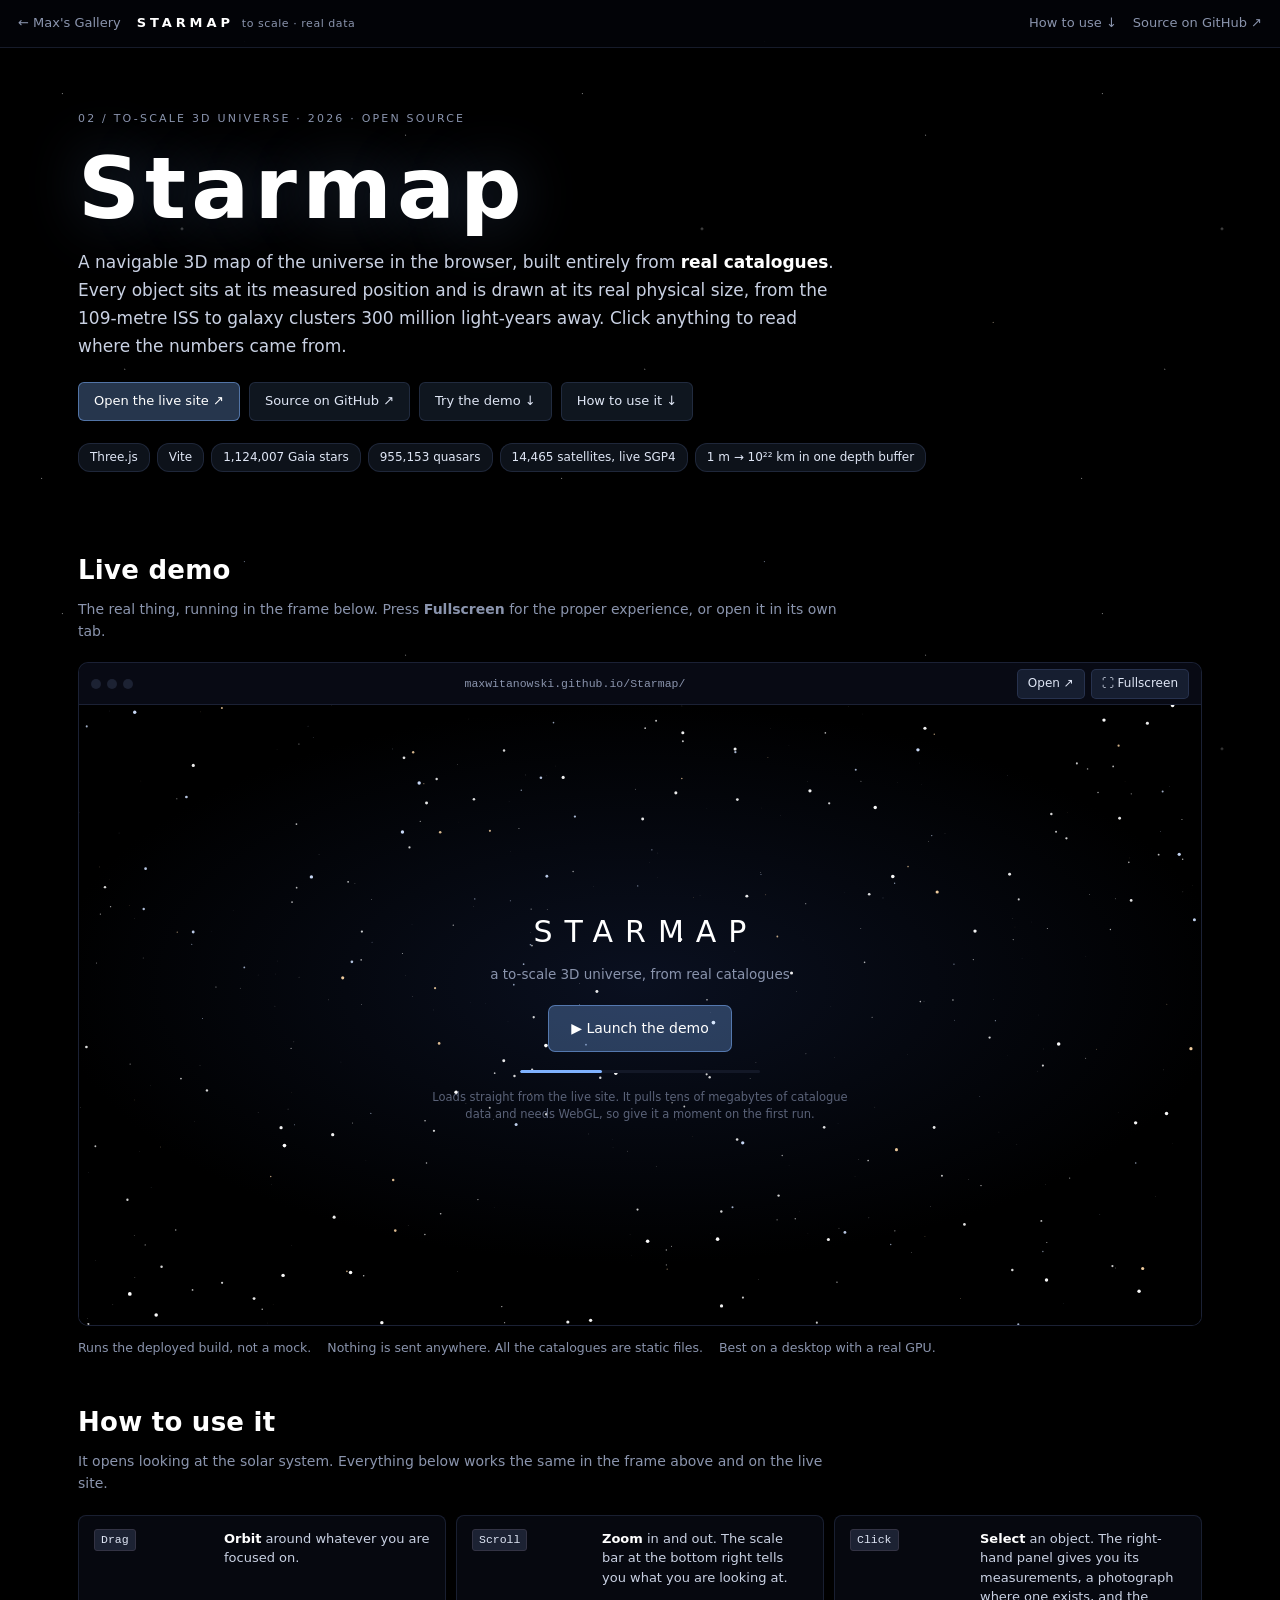
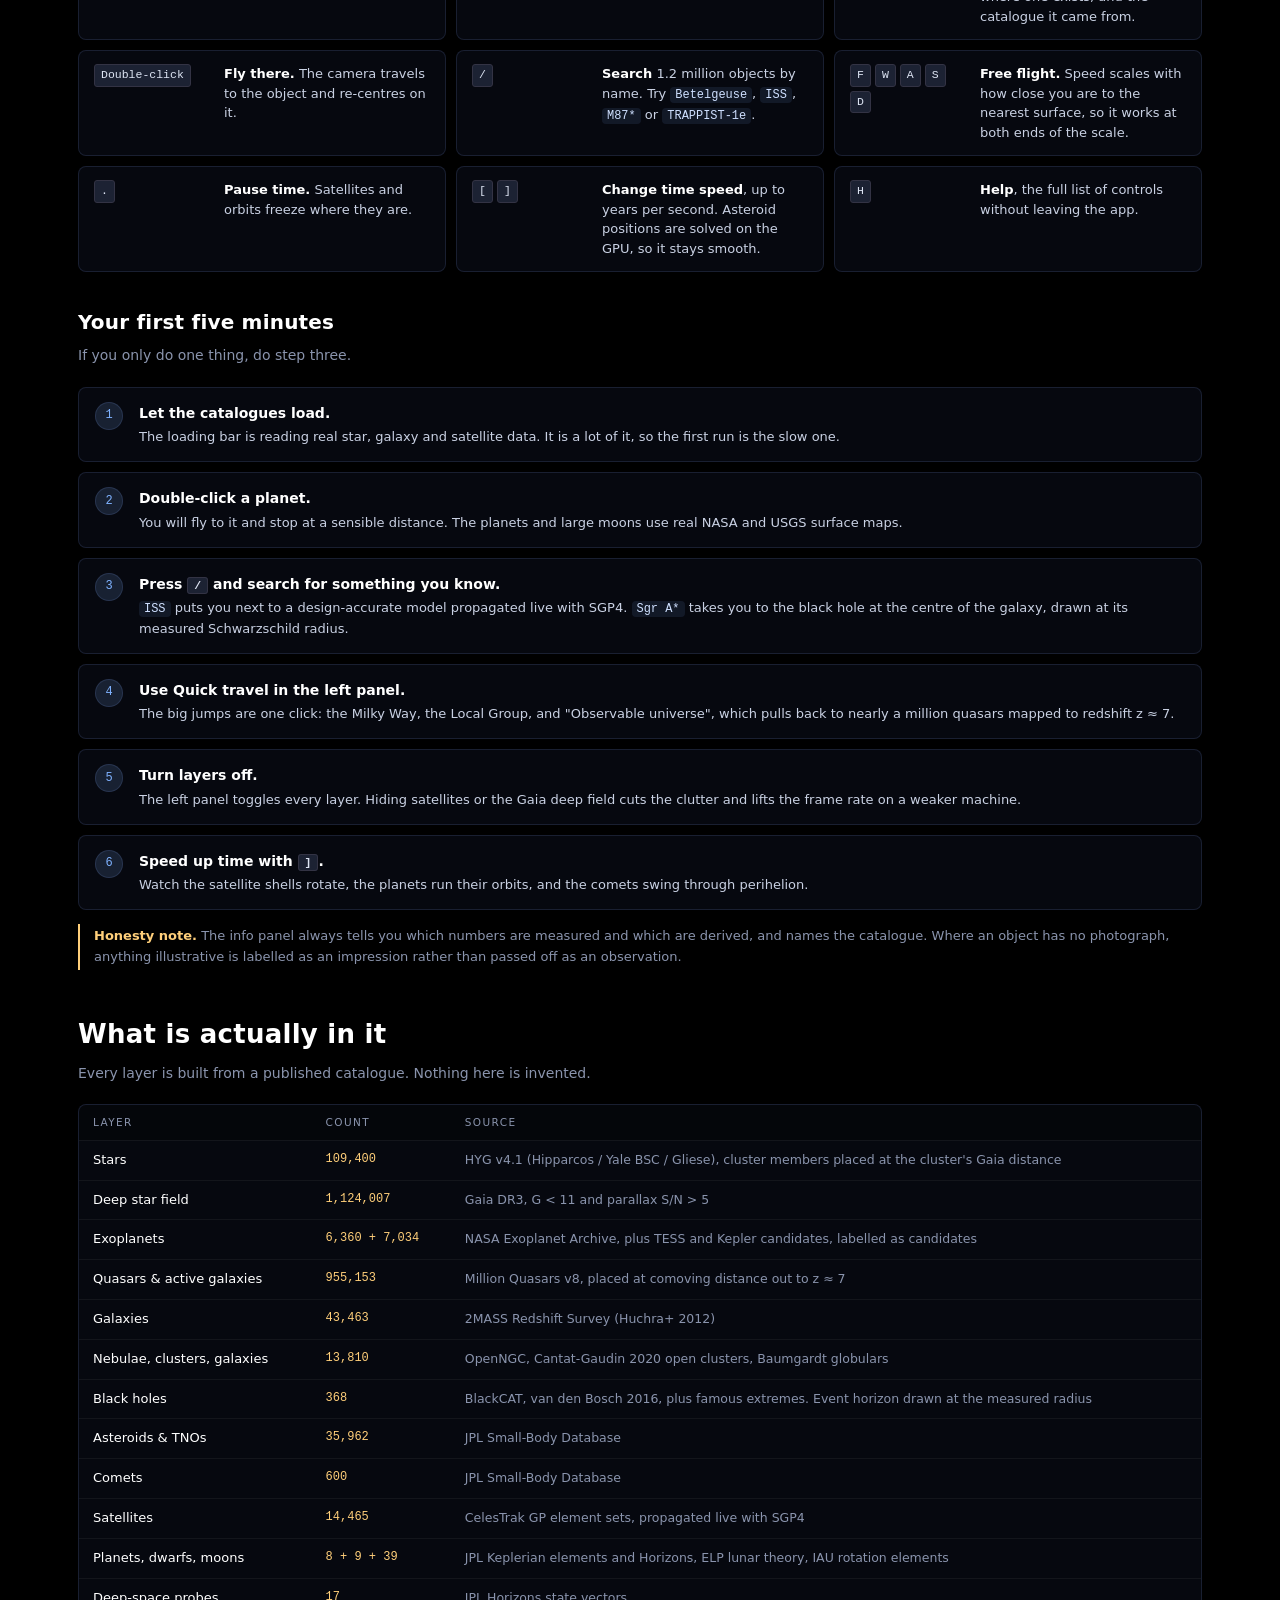
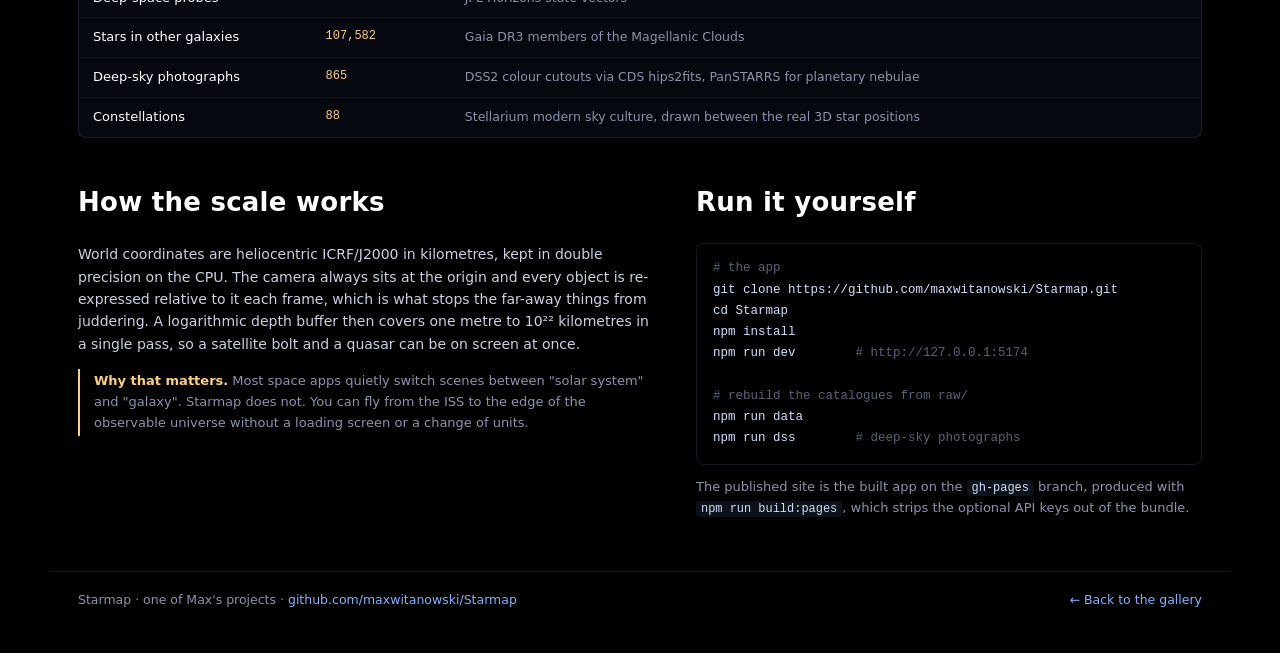
<file: projects/starmap.html>
<!DOCTYPE html>
<html lang="en">
<head>
  <meta charset="UTF-8" />
  <meta name="viewport" content="width=device-width, initial-scale=1.0" />
  <title>Starmap · Max's Gallery</title>
  <meta name="description" content="Starmap: a to-scale, navigable 3D map of the universe in the browser, built from real catalogues. Live demo, controls and how to use it." />
  <link rel="icon" href="../favicon.svg?v=20260916c" type="image/svg+xml" />
  <style>
    /* ── Starmap · ported from the app's src/style.css ──
       Pure black, glass panels with a blue-tinted hairline, one blue accent
       and one amber, system sans at 13px, mono for anything measured. */
    :root {
      --bg: #000; --bg-2: #05070d;
      --panel: rgba(8, 11, 20, 0.78); --panel-solid: #080b14; --panel-border: rgba(140, 170, 255, 0.14);
      --text: #dfe6f5; --dim: #8a94ad; --dimmer: #5a6278;
      --accent: #7fb2ff; --accent2: #ffcf7a;
      --mono: ui-monospace, 'Cascadia Mono', 'JetBrains Mono', Consolas, monospace;
      --sans: 'Segoe UI', system-ui, -apple-system, Roboto, sans-serif;
      --radius: 8px;
    }
    * { box-sizing: border-box; }
    html { background: var(--bg); scroll-behavior: smooth; }
    body {
      margin: 0; background: var(--bg); color: var(--text); font-family: var(--sans);
      font-size: 14px; line-height: 1.6; -webkit-font-smoothing: antialiased;
    }
    /* a quiet starfield behind everything */
    body::before {
      content: ""; position: fixed; inset: 0; z-index: 0; pointer-events: none; opacity: 0.5;
      background-image:
        radial-gradient(1px 1px at 12% 18%, #fff, transparent),
        radial-gradient(1px 1px at 47% 8%, #cfe0ff, transparent),
        radial-gradient(1px 1px at 78% 26%, #fff, transparent),
        radial-gradient(1px 1px at 91% 62%, #ffe9c8, transparent),
        radial-gradient(1px 1px at 24% 71%, #fff, transparent),
        radial-gradient(1px 1px at 63% 88%, #cfe0ff, transparent),
        radial-gradient(2px 2px at 35% 44%, rgba(255,255,255,.7), transparent),
        radial-gradient(1px 1px at 8% 92%, #fff, transparent);
      background-size: 520px 520px;
    }
    body > * { position: relative; z-index: 1; }
    a { color: var(--accent); text-decoration: none; }
    a:hover { text-decoration: underline; }
    button { font: inherit; color: inherit; cursor: pointer; }
    kbd {
      background: #1c2233; border: 1px solid #334; border-radius: 3px; padding: 1px 6px;
      font-family: var(--mono); font-size: 11.5px; color: #dfe6f5; white-space: nowrap;
    }
    code { font-family: var(--mono); font-size: .92em; background: rgba(127,178,255,.1); border-radius: 4px; padding: 1px 5px; color: #cfe0ff; }
    ::selection { background: rgba(127, 178, 255, .3); }
    [hidden] { display: none !important; }

    /* ── shared controls (the app's .btn / .chip) ── */
    .btn {
      display: inline-flex; align-items: center; gap: 7px;
      background: rgba(127,178,255,.12); border: 1px solid var(--panel-border); color: var(--text);
      padding: 8px 15px; border-radius: 6px; font-size: 13px; white-space: nowrap;
      transition: filter .15s, background .15s, border-color .15s;
    }
    .btn:hover { filter: brightness(1.25); text-decoration: none; }
    .btn.primary { background: rgba(127,178,255,.3); border-color: rgba(127,178,255,.5); color: #fff; }
    .btn.sm { padding: 4px 10px; font-size: 12px; border-radius: 5px; }
    .chip {
      background: rgba(127,178,255,.1); border: 1px solid var(--panel-border); color: var(--text);
      border-radius: 12px; padding: 4px 11px; font-size: 12px; white-space: nowrap;
    }
    .panel-title { font-size: 10.5px; text-transform: uppercase; letter-spacing: .15em; color: var(--dim); }

    /* ── page chrome ── */
    .gbar {
      height: 48px; display: flex; align-items: center; gap: 16px; padding: 0 18px;
      border-bottom: 1px solid var(--panel-border); background: rgba(3,5,10,.7); backdrop-filter: blur(8px);
      position: sticky; top: 0; z-index: 30; font-size: 13px;
    }
    .gbar .brand { font-weight: 600; letter-spacing: .3em; color: #fff; font-size: 13px; }
    .gbar .brand-sub { letter-spacing: .05em; color: var(--dim); font-weight: 400; font-size: 11px; margin-left: 8px; }
    .gbar .sp { flex: 1; }
    .gbar a { color: var(--dim); } .gbar a:hover { color: var(--text); text-decoration: none; }
    .wrap { max-width: 1180px; margin: 0 auto; padding-left: 28px; padding-right: 28px; }

    .hero { padding-top: 62px; padding-bottom: 34px; }
    .eyebrow { font-size: 11px; text-transform: uppercase; letter-spacing: .2em; color: var(--dim); margin: 0 0 18px; }
    .hero h1 {
      margin: 0 0 18px; font-size: clamp(46px, 7vw, 86px); font-weight: 600; line-height: .98;
      letter-spacing: .06em; color: #fff;
      text-shadow: 0 0 60px rgba(127,178,255,.25);
    }
    .lead { font-size: 17px; line-height: 1.65; color: #c9d1e3; max-width: 760px; margin: 0 0 22px; }
    .lead b { color: #fff; font-weight: 600; }
    .actions { display: flex; gap: 9px; flex-wrap: wrap; margin-bottom: 22px; }
    .facts { display: flex; flex-wrap: wrap; gap: 7px; }

    section { padding-top: 44px; }
    .sec-head { margin-bottom: 20px; }
    .sec-head h2 { margin: 0 0 6px; font-size: 26px; font-weight: 600; color: #fff; letter-spacing: .01em; }
    .sec-head p { margin: 0; color: var(--dim); font-size: 14px; max-width: 760px; }

    /* ── the demo window ── */
    .demo {
      border: 1px solid var(--panel-border); border-radius: 10px; overflow: hidden;
      background: var(--panel-solid); box-shadow: 0 30px 80px rgba(0,0,0,.6);
    }
    .demo-bar {
      height: 42px; display: flex; align-items: center; gap: 12px; padding: 0 12px;
      background: rgba(8,11,20,.9); border-bottom: 1px solid var(--panel-border);
    }
    .demo-bar .dots { display: inline-flex; gap: 6px; flex: none; }
    .demo-bar .dots i { width: 10px; height: 10px; border-radius: 50%; background: #1c2233; display: block; }
    .demo-bar .url {
      flex: 1; min-width: 0; text-align: center; font-family: var(--mono); font-size: 11.5px; color: var(--dim);
      white-space: nowrap; overflow: hidden; text-overflow: ellipsis;
    }
    .demo-bar .tools { display: flex; gap: 6px; flex: none; }
    .demo-body { position: relative; height: 620px; background: #000; }
    .demo-body iframe { width: 100%; height: 100%; border: 0; display: block; background: #000; }

    /* click-to-load poster, styled like the app's own loading screen */
    .poster {
      position: absolute; inset: 0; display: grid; place-items: center; text-align: center;
      background: radial-gradient(ellipse 70% 60% at 50% 45%, #0a1020, #000 75%);
      cursor: pointer; border: 0; width: 100%; color: inherit; font: inherit; padding: 24px;
    }
    .poster canvas { position: absolute; inset: 0; width: 100%; height: 100%; }
    .poster .inner { position: relative; z-index: 1; width: min(420px, 100%); }
    .poster .title { display: block; font-size: 30px; letter-spacing: .4em; color: #fff; margin-bottom: 8px; text-indent: .4em; }
    .poster .sub { display: block; color: var(--dim); margin-bottom: 20px; font-size: 13.5px; }
    .poster .go {
      display: inline-flex; align-items: center; gap: 9px; background: rgba(127,178,255,.3);
      border: 1px solid rgba(127,178,255,.5); color: #fff; padding: 11px 22px; border-radius: 7px; font-size: 14px;
      transition: filter .15s;
    }
    .poster:hover .go { filter: brightness(1.3); }
    .poster .warn { display: block; margin-top: 16px; color: var(--dimmer); font-size: 11.5px; line-height: 1.5; }
    .poster .bar { display: block; height: 3px; background: #131827; border-radius: 2px; overflow: hidden; margin: 18px auto 0; width: 240px; }
    .poster .bar i { display: block; height: 100%; width: 34%; background: var(--accent); border-radius: 2px; animation: sweep 2.4s ease-in-out infinite; }
    @keyframes sweep { 0% { transform: translateX(-110%); } 100% { transform: translateX(400%); } }

    /* fullscreen: the bar stays, the frame takes the rest */
    .demo:fullscreen { border-radius: 0; border: 0; box-shadow: none; }
    .demo:fullscreen .demo-body { height: calc(100vh - 42px); }
    .demo:-webkit-full-screen { border-radius: 0; border: 0; }
    .demo:-webkit-full-screen .demo-body { height: calc(100vh - 42px); }

    .cap { display: flex; gap: 16px; flex-wrap: wrap; margin-top: 12px; color: var(--dim); font-size: 12.5px; }

    /* ── how to use ── */
    .keys { display: grid; grid-template-columns: repeat(auto-fill, minmax(min(320px, 100%), 1fr)); gap: 10px; }
    .key {
      display: grid; grid-template-columns: 116px minmax(0, 1fr); gap: 14px; align-items: start;
      background: var(--panel); border: 1px solid var(--panel-border); border-radius: var(--radius); padding: 13px 15px;
    }
    .key .k { display: flex; flex-wrap: wrap; gap: 4px; }
    .key .d { color: #c9d1e3; font-size: 13px; line-height: 1.5; }
    .key .d b { color: #fff; font-weight: 600; }

    .steps { counter-reset: s; display: grid; gap: 10px; margin: 0; padding: 0; list-style: none; }
    .steps li {
      counter-increment: s; display: grid; grid-template-columns: 30px minmax(0, 1fr); gap: 14px; align-items: start;
      background: var(--panel); border: 1px solid var(--panel-border); border-radius: var(--radius); padding: 14px 16px;
    }
    .steps li::before {
      content: counter(s); width: 26px; height: 26px; border-radius: 50%;
      background: rgba(127,178,255,.15); border: 1px solid var(--panel-border); color: var(--accent);
      display: grid; place-items: center; font-family: var(--mono); font-size: 12px;
    }
    .steps b { color: #fff; font-weight: 600; }
    .steps p { margin: 3px 0 0; color: #c9d1e3; font-size: 13px; line-height: 1.55; }

    /* ── data table ── */
    .tbl-wrap { border: 1px solid var(--panel-border); border-radius: var(--radius); overflow: hidden; background: var(--panel); }
    table.data { width: 100%; border-collapse: collapse; font-size: 13px; }
    table.data th, table.data td { text-align: left; padding: 9px 14px; border-bottom: 1px solid rgba(255,255,255,.05); vertical-align: top; }
    table.data th { font-size: 10.5px; text-transform: uppercase; letter-spacing: .13em; color: var(--dim); font-weight: 500; background: rgba(0,0,0,.3); }
    table.data tr:last-child td { border-bottom: 0; }
    table.data td:nth-child(2) { font-family: var(--mono); font-size: 12px; color: var(--accent2); white-space: nowrap; }
    table.data td:last-child { color: var(--dim); font-size: 12.5px; }
    table.data td:first-child { color: #fff; white-space: nowrap; }

    .two { display: grid; grid-template-columns: minmax(0,1.15fr) minmax(0,1fr); gap: 36px; }
    pre {
      background: rgba(0,0,0,.5); border: 1px solid var(--panel-border); border-radius: var(--radius);
      padding: 14px 16px; overflow-x: auto; font-family: var(--mono); font-size: 12.5px; line-height: 1.7; color: #cfe0ff; margin: 12px 0;
    }
    pre .c { color: var(--dimmer); }
    .note { border-left: 2px solid var(--accent2); padding: 2px 0 2px 14px; color: var(--dim); font-size: 13px; margin: 14px 0 0; }
    .note b { color: var(--accent2); font-weight: 600; }

    .foot {
      margin-top: 52px; padding-top: 18px; padding-bottom: 44px; border-top: 1px solid var(--panel-border);
      display: flex; justify-content: space-between; gap: 16px; flex-wrap: wrap; color: var(--dim); font-size: 12.5px;
    }

    @media (max-width: 700px) {
      /* stack the layer table into labelled blocks rather than squeezing 3 columns */
      table.data thead { display: none; }
      table.data tr { display: block; padding: 10px 0; border-bottom: 1px solid var(--panel-border); }
      table.data tr:last-child { border-bottom: 0; }
      table.data td { display: block; border: 0; padding: 1px 14px; }
      table.data td:first-child { font-weight: 600; font-size: 14px; }
      table.data td:nth-child(2) { color: var(--accent2); }
    }
    @media (max-width: 900px) {
      .two { grid-template-columns: minmax(0, 1fr); gap: 24px; }
      .demo-body { height: 460px; }
      .key { grid-template-columns: 100px minmax(0, 1fr); }
      .gbar .brand-sub, .gbar .mid { display: none; }
    }
  </style>
</head>
<body>
  <div class="gbar">
    <a href="../index.html">← Max's Gallery</a>
    <span class="mid"><span class="brand">STARMAP</span><span class="brand-sub">to scale · real data</span></span>
    <span class="sp"></span>
    <a href="#how">How to use ↓</a>
    <a href="https://github.com/maxwitanowski/Starmap" target="_blank" rel="noopener">Source on GitHub ↗</a>
  </div>

  <header class="hero wrap">
    <p class="eyebrow">02 / To-scale 3D universe · 2026 · open source</p>
    <h1>Starmap</h1>
    <p class="lead">A navigable 3D map of the universe in the browser, built entirely from <b>real catalogues</b>. Every object sits at its measured position and is drawn at its real physical size, from the 109-metre ISS to galaxy clusters 300 million light-years away. Click anything to read where the numbers came from.</p>
    <div class="actions">
      <a class="btn primary" href="https://maxwitanowski.github.io/Starmap/" target="_blank" rel="noopener">Open the live site ↗</a>
      <a class="btn" href="https://github.com/maxwitanowski/Starmap" target="_blank" rel="noopener">Source on GitHub ↗</a>
      <a class="btn" href="#demo">Try the demo ↓</a>
      <a class="btn" href="#how">How to use it ↓</a>
    </div>
    <div class="facts">
      <span class="chip">Three.js</span>
      <span class="chip">Vite</span>
      <span class="chip">1,124,007 Gaia stars</span>
      <span class="chip">955,153 quasars</span>
      <span class="chip">14,465 satellites, live SGP4</span>
      <span class="chip">1 m → 10²² km in one depth buffer</span>
    </div>
  </header>

  <section class="wrap" id="demo">
    <div class="sec-head">
      <h2>Live demo</h2>
      <p>The real thing, running in the frame below. Press <b>Fullscreen</b> for the proper experience, or open it in its own tab.</p>
    </div>

    <div class="demo" id="demo-window">
      <div class="demo-bar">
        <span class="dots"><i></i><i></i><i></i></span>
        <span class="url" id="demo-url">maxwitanowski.github.io/Starmap/</span>
        <span class="tools">
          <button class="btn sm" id="btn-reload" hidden>Reload</button>
          <a class="btn sm" href="https://maxwitanowski.github.io/Starmap/" target="_blank" rel="noopener">Open ↗</a>
          <button class="btn sm" id="btn-fs">⛶ Fullscreen</button>
        </span>
      </div>
      <div class="demo-body" id="demo-body">
        <button class="poster" id="poster" aria-label="Launch the Starmap demo">
          <canvas id="poster-stars" aria-hidden="true"></canvas>
          <span class="inner">
            <span class="title">STARMAP</span>
            <span class="sub">a to-scale 3D universe, from real catalogues</span>
            <span class="go">▶ Launch the demo</span>
            <span class="bar"><i></i></span>
            <span class="warn">Loads straight from the live site. It pulls tens of megabytes of catalogue data and needs WebGL, so give it a moment on the first run.</span>
          </span>
        </button>
      </div>
    </div>

    <div class="cap">
      <span>Runs the deployed build, not a mock.</span>
      <span>Nothing is sent anywhere. All the catalogues are static files.</span>
      <span>Best on a desktop with a real GPU.</span>
    </div>
  </section>

  <section class="wrap" id="how">
    <div class="sec-head">
      <h2>How to use it</h2>
      <p>It opens looking at the solar system. Everything below works the same in the frame above and on the live site.</p>
    </div>

    <div class="keys">
      <div class="key"><span class="k"><kbd>Drag</kbd></span><span class="d"><b>Orbit</b> around whatever you are focused on.</span></div>
      <div class="key"><span class="k"><kbd>Scroll</kbd></span><span class="d"><b>Zoom</b> in and out. The scale bar at the bottom right tells you what you are looking at.</span></div>
      <div class="key"><span class="k"><kbd>Click</kbd></span><span class="d"><b>Select</b> an object. The right-hand panel gives you its measurements, a photograph where one exists, and the catalogue it came from.</span></div>
      <div class="key"><span class="k"><kbd>Double-click</kbd></span><span class="d"><b>Fly there.</b> The camera travels to the object and re-centres on it.</span></div>
      <div class="key"><span class="k"><kbd>/</kbd></span><span class="d"><b>Search</b> 1.2 million objects by name. Try <code>Betelgeuse</code>, <code>ISS</code>, <code>M87*</code> or <code>TRAPPIST-1e</code>.</span></div>
      <div class="key"><span class="k"><kbd>F</kbd><kbd>W</kbd><kbd>A</kbd><kbd>S</kbd><kbd>D</kbd></span><span class="d"><b>Free flight.</b> Speed scales with how close you are to the nearest surface, so it works at both ends of the scale.</span></div>
      <div class="key"><span class="k"><kbd>.</kbd></span><span class="d"><b>Pause time.</b> Satellites and orbits freeze where they are.</span></div>
      <div class="key"><span class="k"><kbd>[</kbd><kbd>]</kbd></span><span class="d"><b>Change time speed</b>, up to years per second. Asteroid positions are solved on the GPU, so it stays smooth.</span></div>
      <div class="key"><span class="k"><kbd>H</kbd></span><span class="d"><b>Help</b>, the full list of controls without leaving the app.</span></div>
    </div>

    <div class="sec-head" style="margin:34px 0 20px">
      <h2 style="font-size:20px">Your first five minutes</h2>
      <p>If you only do one thing, do step three.</p>
    </div>
    <ol class="steps">
      <li><div><b>Let the catalogues load.</b><p>The loading bar is reading real star, galaxy and satellite data. It is a lot of it, so the first run is the slow one.</p></div></li>
      <li><div><b>Double-click a planet.</b><p>You will fly to it and stop at a sensible distance. The planets and large moons use real NASA and USGS surface maps.</p></div></li>
      <li><div><b>Press <kbd>/</kbd> and search for something you know.</b><p><code>ISS</code> puts you next to a design-accurate model propagated live with SGP4. <code>Sgr A*</code> takes you to the black hole at the centre of the galaxy, drawn at its measured Schwarzschild radius.</p></div></li>
      <li><div><b>Use Quick travel in the left panel.</b><p>The big jumps are one click: the Milky Way, the Local Group, and "Observable universe", which pulls back to nearly a million quasars mapped to redshift z ≈ 7.</p></div></li>
      <li><div><b>Turn layers off.</b><p>The left panel toggles every layer. Hiding satellites or the Gaia deep field cuts the clutter and lifts the frame rate on a weaker machine.</p></div></li>
      <li><div><b>Speed up time with <kbd>]</kbd>.</b><p>Watch the satellite shells rotate, the planets run their orbits, and the comets swing through perihelion.</p></div></li>
    </ol>

    <p class="note"><b>Honesty note.</b> The info panel always tells you which numbers are measured and which are derived, and names the catalogue. Where an object has no photograph, anything illustrative is labelled as an impression rather than passed off as an observation.</p>
  </section>

  <section class="wrap" id="data">
    <div class="sec-head">
      <h2>What is actually in it</h2>
      <p>Every layer is built from a published catalogue. Nothing here is invented.</p>
    </div>
    <div class="tbl-wrap">
      <table class="data">
        <thead><tr><th>Layer</th><th>Count</th><th>Source</th></tr></thead>
        <tbody>
          <tr><td>Stars</td><td>109,400</td><td>HYG v4.1 (Hipparcos / Yale BSC / Gliese), cluster members placed at the cluster's Gaia distance</td></tr>
          <tr><td>Deep star field</td><td>1,124,007</td><td>Gaia DR3, G &lt; 11 and parallax S/N &gt; 5</td></tr>
          <tr><td>Exoplanets</td><td>6,360 + 7,034</td><td>NASA Exoplanet Archive, plus TESS and Kepler candidates, labelled as candidates</td></tr>
          <tr><td>Quasars &amp; active galaxies</td><td>955,153</td><td>Million Quasars v8, placed at comoving distance out to z ≈ 7</td></tr>
          <tr><td>Galaxies</td><td>43,463</td><td>2MASS Redshift Survey (Huchra+ 2012)</td></tr>
          <tr><td>Nebulae, clusters, galaxies</td><td>13,810</td><td>OpenNGC, Cantat-Gaudin 2020 open clusters, Baumgardt globulars</td></tr>
          <tr><td>Black holes</td><td>368</td><td>BlackCAT, van den Bosch 2016, plus famous extremes. Event horizon drawn at the measured radius</td></tr>
          <tr><td>Asteroids &amp; TNOs</td><td>35,962</td><td>JPL Small-Body Database</td></tr>
          <tr><td>Comets</td><td>600</td><td>JPL Small-Body Database</td></tr>
          <tr><td>Satellites</td><td>14,465</td><td>CelesTrak GP element sets, propagated live with SGP4</td></tr>
          <tr><td>Planets, dwarfs, moons</td><td>8 + 9 + 39</td><td>JPL Keplerian elements and Horizons, ELP lunar theory, IAU rotation elements</td></tr>
          <tr><td>Deep-space probes</td><td>17</td><td>JPL Horizons state vectors</td></tr>
          <tr><td>Stars in other galaxies</td><td>107,582</td><td>Gaia DR3 members of the Magellanic Clouds</td></tr>
          <tr><td>Deep-sky photographs</td><td>865</td><td>DSS2 colour cutouts via CDS hips2fits, PanSTARRS for planetary nebulae</td></tr>
          <tr><td>Constellations</td><td>88</td><td>Stellarium modern sky culture, drawn between the real 3D star positions</td></tr>
        </tbody>
      </table>
    </div>
  </section>

  <section class="wrap">
    <div class="two">
      <div>
        <div class="sec-head"><h2>How the scale works</h2></div>
        <p style="color:#c9d1e3;margin:0">World coordinates are heliocentric ICRF/J2000 in kilometres, kept in double precision on the CPU. The camera always sits at the origin and every object is re-expressed relative to it each frame, which is what stops the far-away things from juddering. A logarithmic depth buffer then covers one metre to 10²² kilometres in a single pass, so a satellite bolt and a quasar can be on screen at once.</p>
        <p class="note"><b>Why that matters.</b> Most space apps quietly switch scenes between "solar system" and "galaxy". Starmap does not. You can fly from the ISS to the edge of the observable universe without a loading screen or a change of units.</p>
      </div>
      <div>
        <div class="sec-head"><h2>Run it yourself</h2></div>
        <pre><span class="c"># the app</span>
git clone https://github.com/maxwitanowski/Starmap.git
cd Starmap
npm install
npm run dev        <span class="c"># http://127.0.0.1:5174</span>

<span class="c"># rebuild the catalogues from raw/</span>
npm run data
npm run dss        <span class="c"># deep-sky photographs</span></pre>
        <p style="color:var(--dim);font-size:13px;margin:0">The published site is the built app on the <code>gh-pages</code> branch, produced with <code>npm run build:pages</code>, which strips the optional API keys out of the bundle.</p>
      </div>
    </div>
  </section>

  <footer class="foot wrap">
    <span>Starmap · one of Max's projects · <a href="https://github.com/maxwitanowski/Starmap" target="_blank" rel="noopener">github.com/maxwitanowski/Starmap</a></span>
    <span><a href="../index.html">← Back to the gallery</a></span>
  </footer>

  <script>
  (() => {
    const $ = (id) => document.getElementById(id);
    const SRC = 'https://maxwitanowski.github.io/Starmap/';
    const body = $('demo-body'), poster = $('poster'), win = $('demo-window');
    const fsBtn = $('btn-fs'), reloadBtn = $('btn-reload'), url = $('demo-url');
    let frame = null;

    // ── poster starfield (canvas, so it looks like the real loading screen) ──
    const cv = $('poster-stars'), ctx = cv.getContext('2d');
    function drawStars() {
      const r = cv.getBoundingClientRect(), dpr = window.devicePixelRatio || 1;
      if (!r.width) return;
      cv.width = r.width * dpr; cv.height = r.height * dpr;
      ctx.setTransform(dpr, 0, 0, dpr, 0, 0);
      ctx.clearRect(0, 0, r.width, r.height);
      let seed = 7;
      const rand = () => (seed = (seed * 1664525 + 1013904223) % 4294967296) / 4294967296;
      for (let i = 0; i < 420; i++) {
        const x = rand() * r.width, y = rand() * r.height;
        const m = rand(), s = m * m * 1.6 + 0.25;
        const warm = rand();
        ctx.globalAlpha = 0.25 + m * 0.75;
        ctx.fillStyle = warm > 0.86 ? '#ffd9a8' : warm > 0.7 ? '#cfe0ff' : '#ffffff';
        ctx.beginPath(); ctx.arc(x, y, s, 0, Math.PI * 2); ctx.fill();
      }
      ctx.globalAlpha = 1;
    }
    drawStars();
    addEventListener('resize', drawStars);

    // ── launch: only load the heavy live site when asked ──
    function launch() {
      if (frame) return;
      frame = document.createElement('iframe');
      frame.src = SRC;
      frame.title = 'Starmap live demo';
      frame.setAttribute('allow', 'fullscreen; xr-spatial-tracking; accelerometer; gyroscope');
      frame.setAttribute('allowfullscreen', '');
      body.appendChild(frame);
      poster.remove();
      reloadBtn.hidden = false;
      url.textContent = SRC.replace('https://', '');
    }
    poster.addEventListener('click', launch);

    reloadBtn.addEventListener('click', () => { if (frame) frame.src = SRC; });

    // ── fullscreen the window, not just the iframe, so the bar stays ──
    const fsOn = () => document.fullscreenElement || document.webkitFullscreenElement;
    fsBtn.addEventListener('click', () => {
      if (fsOn()) {
        try { (document.exitFullscreen || document.webkitExitFullscreen).call(document); } catch (e) {}
        return;
      }
      launch(); // going fullscreen implies you want the thing running
      const req = win.requestFullscreen || win.webkitRequestFullscreen;
      if (!req) return;
      // can legitimately reject (no user activation, blocked by policy) — never let it throw
      try { const p = req.call(win); if (p && p.catch) p.catch(() => {}); } catch (e) {}
    });
    const syncFs = () => { fsBtn.textContent = fsOn() ? '⤢ Exit fullscreen' : '⛶ Fullscreen'; };
    document.addEventListener('fullscreenchange', syncFs);
    document.addEventListener('webkitfullscreenchange', syncFs);
    addEventListener('keydown', (e) => { if (e.key === 'Escape' && fsOn()) syncFs(); });
  })();
  </script>
</body>
</html>
</file>
